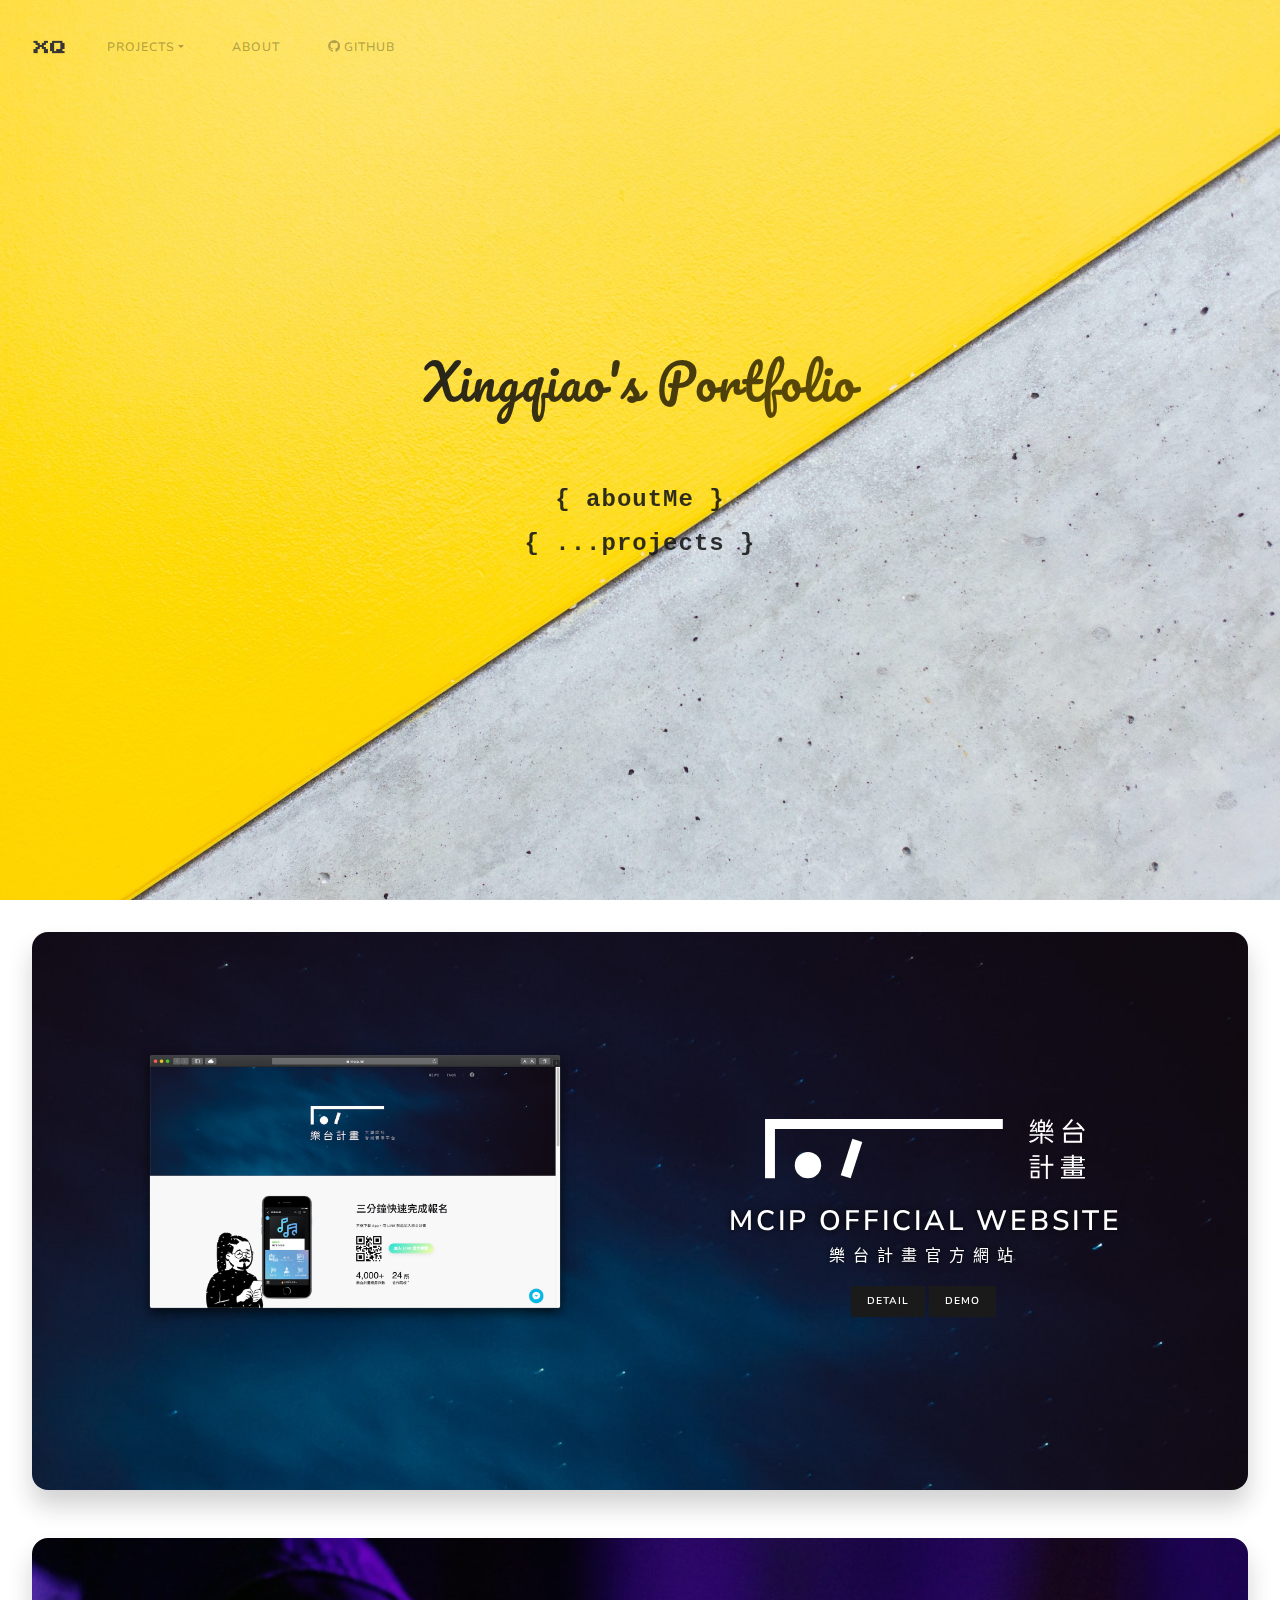
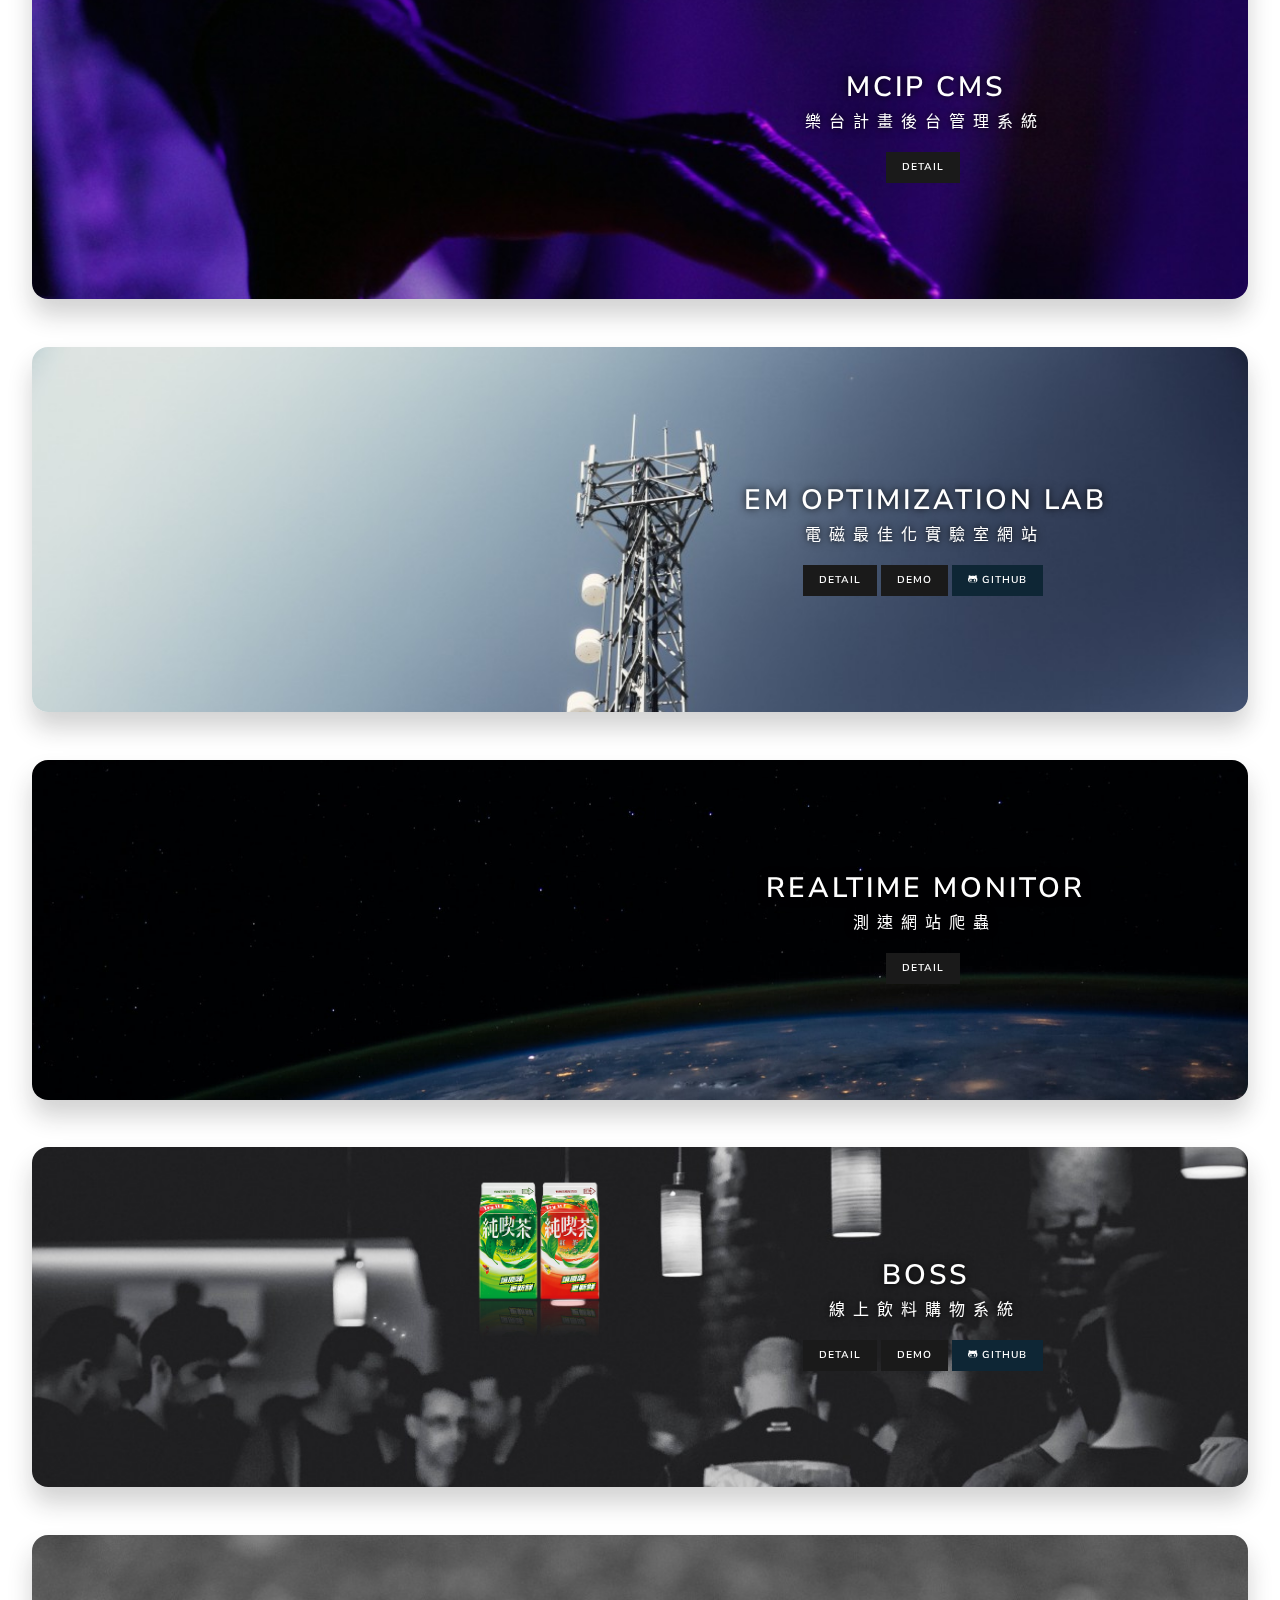
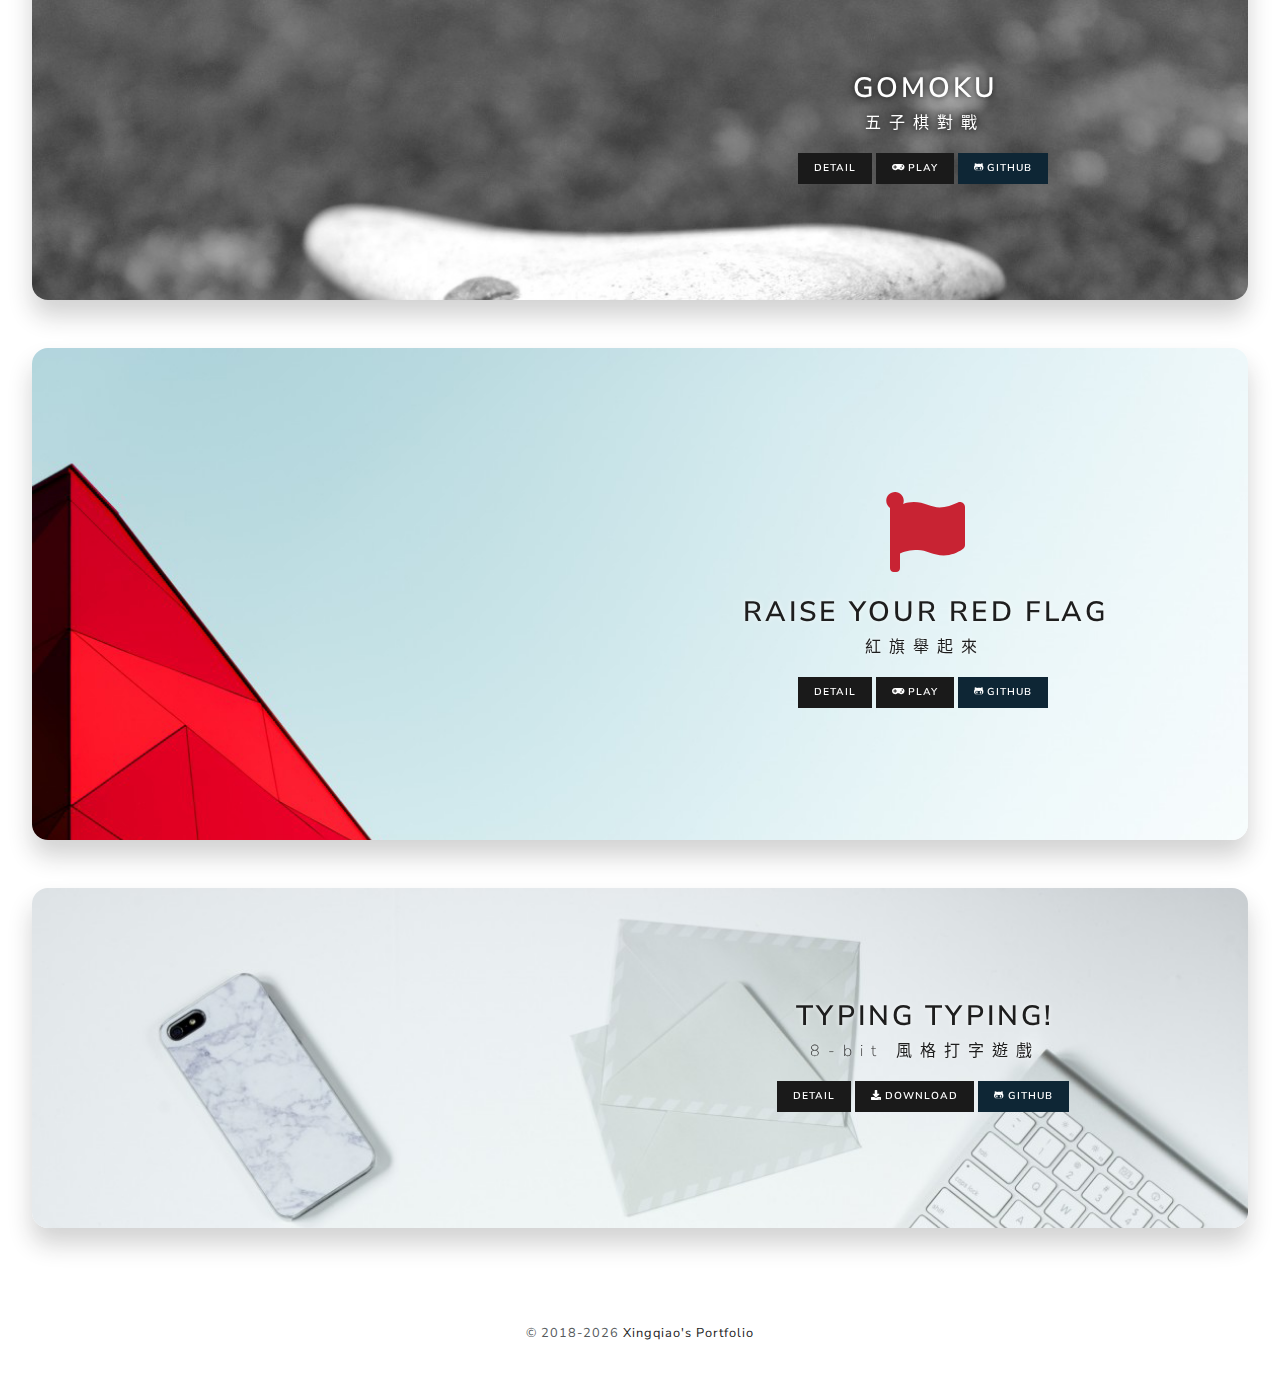
<file: index.html>
<!DOCTYPE html><html lang="zh-TW" class=" "><head><meta charset="utf-8"><meta http-equiv="X-UA-Compatible" content="IE=edge"><meta name="viewport" content="width=device-width,initial-scale=1"><style type="text/css">svg:not(:root).svg-inline--fa {
  overflow: visible;
}

.svg-inline--fa {
  display: inline-block;
  font-size: inherit;
  height: 1em;
  overflow: visible;
  vertical-align: -0.125em;
}
.svg-inline--fa.fa-lg {
  vertical-align: -0.225em;
}
.svg-inline--fa.fa-w-1 {
  width: 0.0625em;
}
.svg-inline--fa.fa-w-2 {
  width: 0.125em;
}
.svg-inline--fa.fa-w-3 {
  width: 0.1875em;
}
.svg-inline--fa.fa-w-4 {
  width: 0.25em;
}
.svg-inline--fa.fa-w-5 {
  width: 0.3125em;
}
.svg-inline--fa.fa-w-6 {
  width: 0.375em;
}
.svg-inline--fa.fa-w-7 {
  width: 0.4375em;
}
.svg-inline--fa.fa-w-8 {
  width: 0.5em;
}
.svg-inline--fa.fa-w-9 {
  width: 0.5625em;
}
.svg-inline--fa.fa-w-10 {
  width: 0.625em;
}
.svg-inline--fa.fa-w-11 {
  width: 0.6875em;
}
.svg-inline--fa.fa-w-12 {
  width: 0.75em;
}
.svg-inline--fa.fa-w-13 {
  width: 0.8125em;
}
.svg-inline--fa.fa-w-14 {
  width: 0.875em;
}
.svg-inline--fa.fa-w-15 {
  width: 0.9375em;
}
.svg-inline--fa.fa-w-16 {
  width: 1em;
}
.svg-inline--fa.fa-w-17 {
  width: 1.0625em;
}
.svg-inline--fa.fa-w-18 {
  width: 1.125em;
}
.svg-inline--fa.fa-w-19 {
  width: 1.1875em;
}
.svg-inline--fa.fa-w-20 {
  width: 1.25em;
}
.svg-inline--fa.fa-pull-left {
  margin-right: 0.3em;
  width: auto;
}
.svg-inline--fa.fa-pull-right {
  margin-left: 0.3em;
  width: auto;
}
.svg-inline--fa.fa-border {
  height: 1.5em;
}
.svg-inline--fa.fa-li {
  width: 2em;
}
.svg-inline--fa.fa-fw {
  width: 1.25em;
}

.fa-layers svg.svg-inline--fa {
  bottom: 0;
  left: 0;
  margin: auto;
  position: absolute;
  right: 0;
  top: 0;
}

.fa-layers {
  display: inline-block;
  height: 1em;
  position: relative;
  text-align: center;
  vertical-align: -0.125em;
  width: 1em;
}
.fa-layers svg.svg-inline--fa {
  -webkit-transform-origin: center center;
          transform-origin: center center;
}

.fa-layers-counter, .fa-layers-text {
  display: inline-block;
  position: absolute;
  text-align: center;
}

.fa-layers-text {
  left: 50%;
  top: 50%;
  -webkit-transform: translate(-50%, -50%);
          transform: translate(-50%, -50%);
  -webkit-transform-origin: center center;
          transform-origin: center center;
}

.fa-layers-counter {
  background-color: #ff253a;
  border-radius: 1em;
  -webkit-box-sizing: border-box;
          box-sizing: border-box;
  color: #fff;
  height: 1.5em;
  line-height: 1;
  max-width: 5em;
  min-width: 1.5em;
  overflow: hidden;
  padding: 0.25em;
  right: 0;
  text-overflow: ellipsis;
  top: 0;
  -webkit-transform: scale(0.25);
          transform: scale(0.25);
  -webkit-transform-origin: top right;
          transform-origin: top right;
}

.fa-layers-bottom-right {
  bottom: 0;
  right: 0;
  top: auto;
  -webkit-transform: scale(0.25);
          transform: scale(0.25);
  -webkit-transform-origin: bottom right;
          transform-origin: bottom right;
}

.fa-layers-bottom-left {
  bottom: 0;
  left: 0;
  right: auto;
  top: auto;
  -webkit-transform: scale(0.25);
          transform: scale(0.25);
  -webkit-transform-origin: bottom left;
          transform-origin: bottom left;
}

.fa-layers-top-right {
  right: 0;
  top: 0;
  -webkit-transform: scale(0.25);
          transform: scale(0.25);
  -webkit-transform-origin: top right;
          transform-origin: top right;
}

.fa-layers-top-left {
  left: 0;
  right: auto;
  top: 0;
  -webkit-transform: scale(0.25);
          transform: scale(0.25);
  -webkit-transform-origin: top left;
          transform-origin: top left;
}

.fa-lg {
  font-size: 1.3333333333em;
  line-height: 0.75em;
  vertical-align: -0.0667em;
}

.fa-xs {
  font-size: 0.75em;
}

.fa-sm {
  font-size: 0.875em;
}

.fa-1x {
  font-size: 1em;
}

.fa-2x {
  font-size: 2em;
}

.fa-3x {
  font-size: 3em;
}

.fa-4x {
  font-size: 4em;
}

.fa-5x {
  font-size: 5em;
}

.fa-6x {
  font-size: 6em;
}

.fa-7x {
  font-size: 7em;
}

.fa-8x {
  font-size: 8em;
}

.fa-9x {
  font-size: 9em;
}

.fa-10x {
  font-size: 10em;
}

.fa-fw {
  text-align: center;
  width: 1.25em;
}

.fa-ul {
  list-style-type: none;
  margin-left: 2.5em;
  padding-left: 0;
}
.fa-ul > li {
  position: relative;
}

.fa-li {
  left: -2em;
  position: absolute;
  text-align: center;
  width: 2em;
  line-height: inherit;
}

.fa-border {
  border: solid 0.08em #eee;
  border-radius: 0.1em;
  padding: 0.2em 0.25em 0.15em;
}

.fa-pull-left {
  float: left;
}

.fa-pull-right {
  float: right;
}

.fa.fa-pull-left,
.fas.fa-pull-left,
.far.fa-pull-left,
.fal.fa-pull-left,
.fab.fa-pull-left {
  margin-right: 0.3em;
}
.fa.fa-pull-right,
.fas.fa-pull-right,
.far.fa-pull-right,
.fal.fa-pull-right,
.fab.fa-pull-right {
  margin-left: 0.3em;
}

.fa-spin {
  -webkit-animation: fa-spin 2s infinite linear;
          animation: fa-spin 2s infinite linear;
}

.fa-pulse {
  -webkit-animation: fa-spin 1s infinite steps(8);
          animation: fa-spin 1s infinite steps(8);
}

@-webkit-keyframes fa-spin {
  0% {
    -webkit-transform: rotate(0deg);
            transform: rotate(0deg);
  }
  100% {
    -webkit-transform: rotate(360deg);
            transform: rotate(360deg);
  }
}

@keyframes fa-spin {
  0% {
    -webkit-transform: rotate(0deg);
            transform: rotate(0deg);
  }
  100% {
    -webkit-transform: rotate(360deg);
            transform: rotate(360deg);
  }
}
.fa-rotate-90 {
  -ms-filter: "progid:DXImageTransform.Microsoft.BasicImage(rotation=1)";
  -webkit-transform: rotate(90deg);
          transform: rotate(90deg);
}

.fa-rotate-180 {
  -ms-filter: "progid:DXImageTransform.Microsoft.BasicImage(rotation=2)";
  -webkit-transform: rotate(180deg);
          transform: rotate(180deg);
}

.fa-rotate-270 {
  -ms-filter: "progid:DXImageTransform.Microsoft.BasicImage(rotation=3)";
  -webkit-transform: rotate(270deg);
          transform: rotate(270deg);
}

.fa-flip-horizontal {
  -ms-filter: "progid:DXImageTransform.Microsoft.BasicImage(rotation=0, mirror=1)";
  -webkit-transform: scale(-1, 1);
          transform: scale(-1, 1);
}

.fa-flip-vertical {
  -ms-filter: "progid:DXImageTransform.Microsoft.BasicImage(rotation=2, mirror=1)";
  -webkit-transform: scale(1, -1);
          transform: scale(1, -1);
}

.fa-flip-both, .fa-flip-horizontal.fa-flip-vertical {
  -ms-filter: "progid:DXImageTransform.Microsoft.BasicImage(rotation=2, mirror=1)";
  -webkit-transform: scale(-1, -1);
          transform: scale(-1, -1);
}

:root .fa-rotate-90,
:root .fa-rotate-180,
:root .fa-rotate-270,
:root .fa-flip-horizontal,
:root .fa-flip-vertical,
:root .fa-flip-both {
  -webkit-filter: none;
          filter: none;
}

.fa-stack {
  display: inline-block;
  height: 2em;
  position: relative;
  width: 2.5em;
}

.fa-stack-1x,
.fa-stack-2x {
  bottom: 0;
  left: 0;
  margin: auto;
  position: absolute;
  right: 0;
  top: 0;
}

.svg-inline--fa.fa-stack-1x {
  height: 1em;
  width: 1.25em;
}
.svg-inline--fa.fa-stack-2x {
  height: 2em;
  width: 2.5em;
}

.fa-inverse {
  color: #fff;
}

.sr-only {
  border: 0;
  clip: rect(0, 0, 0, 0);
  height: 1px;
  margin: -1px;
  overflow: hidden;
  padding: 0;
  position: absolute;
  width: 1px;
}

.sr-only-focusable:active, .sr-only-focusable:focus {
  clip: auto;
  height: auto;
  margin: 0;
  overflow: visible;
  position: static;
  width: auto;
}

.svg-inline--fa .fa-primary {
  fill: var(--fa-primary-color, currentColor);
  opacity: 1;
  opacity: var(--fa-primary-opacity, 1);
}

.svg-inline--fa .fa-secondary {
  fill: var(--fa-secondary-color, currentColor);
  opacity: 0.4;
  opacity: var(--fa-secondary-opacity, 0.4);
}

.svg-inline--fa.fa-swap-opacity .fa-primary {
  opacity: 0.4;
  opacity: var(--fa-secondary-opacity, 0.4);
}

.svg-inline--fa.fa-swap-opacity .fa-secondary {
  opacity: 1;
  opacity: var(--fa-primary-opacity, 1);
}

.svg-inline--fa mask .fa-primary,
.svg-inline--fa mask .fa-secondary {
  fill: black;
}

.fad.fa-inverse {
  color: #fff;
}</style><link rel="icon" href="/favicon.png"><link href="https://fonts.googleapis.com/css2?family=Pacifico&amp;display=swap" rel="stylesheet"><title>Xingqiao's Portfolio</title><link href="/css/chunk-0e061f28.9cca8716.css" rel="prefetch"><link href="/css/chunk-8a133aae.edcfb856.css" rel="prefetch"><link href="/css/chunk-d92e628a.462594b4.css" rel="prefetch"><link href="/css/chunk-e94341a8.2910617e.css" rel="prefetch"><link href="/js/chunk-0e061f28.1eb30f7e.js" rel="prefetch"><link href="/js/chunk-8a133aae.1edb4a6f.js" rel="prefetch"><link href="/js/chunk-d92e628a.03b33343.js" rel="prefetch"><link href="/js/chunk-e94341a8.f6750484.js" rel="prefetch"><link href="/css/app.c518c13a.css" rel="preload" as="style"><link href="/css/chunk-vendors.e36709d6.css" rel="preload" as="style"><link href="/js/app.1f8f7da2.js" rel="preload" as="script"><link href="/js/chunk-vendors.1a8e3ee9.js" rel="preload" as="script"><link href="/css/chunk-vendors.e36709d6.css" rel="stylesheet"><link href="/css/app.c518c13a.css" rel="stylesheet"><link rel="stylesheet" type="text/css" href="/css/chunk-0e061f28.9cca8716.css"><script charset="utf-8" src="/js/chunk-0e061f28.1eb30f7e.js"></script><meta data-vue-meta="ssr" property="og:title" data-vmid="og:title" content="Xingqiao's Portfolio"><meta data-vue-meta="ssr" property="description" data-vmid="description" content="Huang Xingqiao's Portfolio. 「黃色的我」"><meta data-vue-meta="ssr" property="og:description" data-vmid="og:description" content="Huang Xingqiao's Portfolio. 「黃色的我」"><meta data-vue-meta="ssr" property="og:image" data-vmid="og:image" content="/img/index.8a1c596d.png"></head><body><div id="app"><nav data-v-062ee4d6="" id="nav" class="navbar navbar-expand-sm navbar-light" style="top: 0px;"><div data-v-062ee4d6="" class="container-fluid"><a data-v-062ee4d6="" href="/" aria-current="page" class="navbar-brand router-link-exact-active active"><img data-v-062ee4d6="" src="[data-uri]" alt="Logo" class="img-fluid"></a><button data-v-062ee4d6="" type="button" data-toggle="collapse" data-target="#navbarContent" class="navbar-toggler collapsed" aria-expanded="false"><svg data-v-062ee4d6="" aria-hidden="true" focusable="false" data-prefix="fas" data-icon="bars" role="img" xmlns="http://www.w3.org/2000/svg" viewBox="0 0 448 512" class="svg-inline--fa fa-bars fa-w-14"><path data-v-062ee4d6="" fill="currentColor" d="M16 132h416c8.837 0 16-7.163 16-16V76c0-8.837-7.163-16-16-16H16C7.163 60 0 67.163 0 76v40c0 8.837 7.163 16 16 16zm0 160h416c8.837 0 16-7.163 16-16v-40c0-8.837-7.163-16-16-16H16c-8.837 0-16 7.163-16 16v40c0 8.837 7.163 16 16 16zm0 160h416c8.837 0 16-7.163 16-16v-40c0-8.837-7.163-16-16-16H16c-8.837 0-16 7.163-16 16v40c0 8.837 7.163 16 16 16z" class=""></path></svg></button><div data-v-062ee4d6="" id="navbarContent" class="collapse navbar-collapse"><ul data-v-062ee4d6="" class="navbar-nav mr-auto"><li data-v-062ee4d6="" class="nav-item dropdown"><a data-v-062ee4d6="" href="#" data-toggle="dropdown" class="nav-link dropdown-toggle">Projects</a><div data-v-062ee4d6="" class="dropdown-menu"><h6 data-v-062ee4d6="" class="dropdown-header text-ngsek">Website</h6><a data-v-062ee4d6="" href="/project/mcip" class="dropdown-item">MCIP Official Website</a><a data-v-062ee4d6="" href="/project/mcip-cms" class="dropdown-item">MCIP CMS</a><a data-v-062ee4d6="" href="/project/emo" class="dropdown-item">EM Optimization Lab</a><a data-v-062ee4d6="" href="/project/realtime" class="dropdown-item">Realtime Monitor</a><a data-v-062ee4d6="" href="/project/boss" class="dropdown-item">BOSS</a><div data-v-062ee4d6="" class="dropdown-divider"></div><h6 data-v-062ee4d6="" class="dropdown-header text-ngsek">Game</h6><a data-v-062ee4d6="" href="/project/gomoku" class="dropdown-item">Gomoku</a><a data-v-062ee4d6="" href="/project/flag" class="dropdown-item">Raise Your Red Flag</a><a data-v-062ee4d6="" href="/project/typingtyping" class="dropdown-item">Typing Typing!</a><!----></div></li><li data-v-062ee4d6="" class="nav-item"><a data-v-062ee4d6="" href="/about" class="nav-link">About</a></li><li data-v-062ee4d6="" class="nav-item"><a data-v-062ee4d6="" href="https://github.com/ngseke" target="_blank" class="nav-link"><svg data-v-062ee4d6="" aria-hidden="true" focusable="false" data-prefix="fab" data-icon="github" role="img" xmlns="http://www.w3.org/2000/svg" viewBox="0 0 496 512" class="mr-1 svg-inline--fa fa-github fa-w-16"><path data-v-062ee4d6="" fill="currentColor" d="M165.9 397.4c0 2-2.3 3.6-5.2 3.6-3.3.3-5.6-1.3-5.6-3.6 0-2 2.3-3.6 5.2-3.6 3-.3 5.6 1.3 5.6 3.6zm-31.1-4.5c-.7 2 1.3 4.3 4.3 4.9 2.6 1 5.6 0 6.2-2s-1.3-4.3-4.3-5.2c-2.6-.7-5.5.3-6.2 2.3zm44.2-1.7c-2.9.7-4.9 2.6-4.6 4.9.3 2 2.9 3.3 5.9 2.6 2.9-.7 4.9-2.6 4.6-4.6-.3-1.9-3-3.2-5.9-2.9zM244.8 8C106.1 8 0 113.3 0 252c0 110.9 69.8 205.8 169.5 239.2 12.8 2.3 17.3-5.6 17.3-12.1 0-6.2-.3-40.4-.3-61.4 0 0-70 15-84.7-29.8 0 0-11.4-29.1-27.8-36.6 0 0-22.9-15.7 1.6-15.4 0 0 24.9 2 38.6 25.8 21.9 38.6 58.6 27.5 72.9 20.9 2.3-16 8.8-27.1 16-33.7-55.9-6.2-112.3-14.3-112.3-110.5 0-27.5 7.6-41.3 23.6-58.9-2.6-6.5-11.1-33.3 2.6-67.9 20.9-6.5 69 27 69 27 20-5.6 41.5-8.5 62.8-8.5s42.8 2.9 62.8 8.5c0 0 48.1-33.6 69-27 13.7 34.7 5.2 61.4 2.6 67.9 16 17.7 25.8 31.5 25.8 58.9 0 96.5-58.9 104.2-114.8 110.5 9.2 7.9 17 22.9 17 46.4 0 33.7-.3 75.4-.3 83.6 0 6.5 4.6 14.4 17.3 12.1C428.2 457.8 496 362.9 496 252 496 113.3 383.5 8 244.8 8zM97.2 352.9c-1.3 1-1 3.3.7 5.2 1.6 1.6 3.9 2.3 5.2 1 1.3-1 1-3.3-.7-5.2-1.6-1.6-3.9-2.3-5.2-1zm-10.8-8.1c-.7 1.3.3 2.9 2.3 3.9 1.6 1 3.6.7 4.3-.7.7-1.3-.3-2.9-2.3-3.9-2-.6-3.6-.3-4.3.7zm32.4 35.6c-1.6 1.3-1 4.3 1.3 6.2 2.3 2.3 5.2 2.6 6.5 1 1.3-1.3.7-4.3-1.3-6.2-2.2-2.3-5.2-2.6-6.5-1zm-11.4-14.7c-1.6 1-1.6 3.6 0 5.9 1.6 2.3 4.3 3.3 5.6 2.3 1.6-1.3 1.6-3.9 0-6.2-1.4-2.3-4-3.3-5.6-2z" class=""></path></svg>GitHub</a></li></ul></div></div></nav><div data-v-f204f748=""><header data-v-13582d1a="" data-v-f204f748="" class="jumbotron jumbotron-fluid flex-vertical"><div data-v-13582d1a="" class="container"><div data-v-13582d1a="" class="row justify-content-center"><div data-v-13582d1a="" class="col-6 col-md-12 text-center d-flex flex-column align-items-center"><div data-v-13582d1a="" class="headline">Xingqiao's Portfolio</div></div><div data-v-13582d1a="" class="col-12 d-flex flex-column align-items-center"><a data-v-13582d1a="" href="/about" class="shortcut">{ aboutMe }</a><a data-v-13582d1a="" href="#" class="shortcut">{ ...projects }</a></div></div></div><div data-v-13582d1a="" class="bg" style="transform: scale(1.25) translateY(7.5%);"></div></header><main data-v-f204f748=""><section data-v-b7f1859c="" data-v-f204f748="" id="mcip" class="" style="--bg:url(&quot;/img/mcip.ff971261.jpg&quot;); transform: perspective(1000px) rotateX(0deg) rotateY(0deg) scale3d(1, 1, 1);"><div data-v-b7f1859c="" class="container"><div data-v-b7f1859c="" class="row justify-content-around align-items-center"><div data-v-b7f1859c="" class="col-12 col-md-5 mb-3"><div data-v-b7f1859c="" class="img"><img data-v-f204f748="" data-v-b7f1859c="" alt="MCIP Cover" class="img-fluid cover" data-src="/img/mcip.cd04527f.png" src="[data-uri]" lazy="loading"></div></div><div data-v-b7f1859c="" class="col-12 col-md-5"><div data-v-b7f1859c="" class="content"><img data-v-f204f748="" data-v-b7f1859c="" alt="樂台計畫" data-src="/img/mcip.3a731ba0.svg" src="/img/mcip.3a731ba0.svg" lazy="loaded"><div data-v-f204f748="" data-v-b7f1859c="" class="title text-light">MCIP Official Website</div><div data-v-f204f748="" data-v-b7f1859c="" class="subtitle text-light"><b data-v-f204f748="" data-v-b7f1859c="">樂台計畫</b>官方網站</div><a data-v-f204f748="" href="/project/mcip" class="btn btn-sm btn-primary" data-v-b7f1859c="">Detail</a><a data-v-f204f748="" data-v-b7f1859c="" href="https://mcip.ml/" target="_blank" class="btn btn-sm btn-primary">Demo</a></div></div></div></div><div class="js-tilt-glare" style="position: absolute; top: 0px; left: 0px; width: 100%; height: 100%; overflow: hidden; pointer-events: none;"><div class="js-tilt-glare-inner" style="position: absolute; top: 50%; left: 50%; pointer-events: none; background-image: linear-gradient(0deg, rgba(255, 255, 255, 0) 0%, rgb(255, 255, 255) 100%); width: 1472px; height: 1472px; transform: rotate(180deg) translate(-50%, -50%); transform-origin: 0% 0%; opacity: 0;"></div></div></section><section data-v-b7f1859c="" data-v-f204f748="" id="mcip-cms" class="" style="--bg:url(&quot;/img/mcip-cms.296b24c0.jpg&quot;); transform: perspective(1000px) rotateX(0deg) rotateY(0deg) scale3d(1, 1, 1);"><div data-v-b7f1859c="" class="container"><div data-v-b7f1859c="" class="row justify-content-around align-items-center"><div data-v-b7f1859c="" class="col-12 col-md-5 mb-3"><div data-v-b7f1859c="" class="img"><img data-v-f204f748="" data-v-b7f1859c="" alt="MCIP CMS Cover" class="img-fluid cover" data-src="/img/mcip-cms.9a6aba5f.png" src="[data-uri]" lazy="loading"></div></div><div data-v-b7f1859c="" class="col-12 col-md-5"><div data-v-b7f1859c="" class="content"><img data-v-f204f748="" data-v-b7f1859c="" alt="樂台計畫" data-src="/img/mcip-cms.53033d9b.svg" src="[data-uri]" lazy="loading"><div data-v-f204f748="" data-v-b7f1859c="" class="title text-light">MCIP CMS</div><div data-v-f204f748="" data-v-b7f1859c="" class="subtitle text-light"><b data-v-f204f748="" data-v-b7f1859c="">樂台計畫</b>後台管理系統</div><a data-v-f204f748="" href="/project/mcip-cms" class="btn btn-sm btn-primary" data-v-b7f1859c="">Detail</a></div></div></div></div><div class="js-tilt-glare" style="position: absolute; top: 0px; left: 0px; width: 100%; height: 100%; overflow: hidden; pointer-events: none;"><div class="js-tilt-glare-inner" style="position: absolute; top: 50%; left: 50%; pointer-events: none; background-image: linear-gradient(0deg, rgba(255, 255, 255, 0) 0%, rgb(255, 255, 255) 100%); width: 1472px; height: 1472px; transform: rotate(180deg) translate(-50%, -50%); transform-origin: 0% 0%; opacity: 0;"></div></div></section><section data-v-b7f1859c="" data-v-f204f748="" id="emo" class="" style="--bg:url(&quot;/img/emo.019f904e.jpg&quot;); transform: perspective(1000px) rotateX(0deg) rotateY(0deg) scale3d(1, 1, 1);"><div data-v-b7f1859c="" class="container"><div data-v-b7f1859c="" class="row justify-content-around align-items-center"><div data-v-b7f1859c="" class="col-12 col-md-5 mb-3"><div data-v-b7f1859c="" class="img"><img data-v-f204f748="" data-v-b7f1859c="" alt="EM Optimization Lab Cover" class="img-fluid cover" data-src="/img/emo.84d81cf8.png" src="[data-uri]" lazy="loading"></div></div><div data-v-b7f1859c="" class="col-12 col-md-5"><div data-v-b7f1859c="" class="content"><img data-v-f204f748="" data-v-b7f1859c="" alt="EM Optimization Lab Logo" data-src="/img/emo.d5108408.svg" src="[data-uri]" lazy="loading"><div data-v-f204f748="" data-v-b7f1859c="" class="title text-light">EM Optimization Lab</div><div data-v-f204f748="" data-v-b7f1859c="" class="subtitle text-light"><b data-v-f204f748="" data-v-b7f1859c="">電磁最佳化實驗室</b>網站</div><a data-v-f204f748="" href="/project/emo" class="btn btn-sm btn-primary" data-v-b7f1859c="">Detail</a><a data-v-f204f748="" data-v-b7f1859c="" href="https://myweb.ntut.edu.tw/~yschen/" target="_blank" class="btn btn-sm btn-primary">Demo</a><a data-v-f204f748="" data-v-b7f1859c="" href="https://github.com/ngseke/emo" target="_blank" class="btn btn-sm btn-github"><svg data-v-f204f748="" data-v-b7f1859c="" aria-hidden="true" focusable="false" data-prefix="fab" data-icon="github-alt" role="img" xmlns="http://www.w3.org/2000/svg" viewBox="0 0 480 512" class="svg-inline--fa fa-github-alt fa-w-15"><path data-v-f204f748="" data-v-b7f1859c="" fill="currentColor" d="M186.1 328.7c0 20.9-10.9 55.1-36.7 55.1s-36.7-34.2-36.7-55.1 10.9-55.1 36.7-55.1 36.7 34.2 36.7 55.1zM480 278.2c0 31.9-3.2 65.7-17.5 95-37.9 76.6-142.1 74.8-216.7 74.8-75.8 0-186.2 2.7-225.6-74.8-14.6-29-20.2-63.1-20.2-95 0-41.9 13.9-81.5 41.5-113.6-5.2-15.8-7.7-32.4-7.7-48.8 0-21.5 4.9-32.3 14.6-51.8 45.3 0 74.3 9 108.8 36 29-6.9 58.8-10 88.7-10 27 0 54.2 2.9 80.4 9.2 34-26.7 63-35.2 107.8-35.2 9.8 19.5 14.6 30.3 14.6 51.8 0 16.4-2.6 32.7-7.7 48.2 27.5 32.4 39 72.3 39 114.2zm-64.3 50.5c0-43.9-26.7-82.6-73.5-82.6-18.9 0-37 3.4-56 6-14.9 2.3-29.8 3.2-45.1 3.2-15.2 0-30.1-.9-45.1-3.2-18.7-2.6-37-6-56-6-46.8 0-73.5 38.7-73.5 82.6 0 87.8 80.4 101.3 150.4 101.3h48.2c70.3 0 150.6-13.4 150.6-101.3zm-82.6-55.1c-25.8 0-36.7 34.2-36.7 55.1s10.9 55.1 36.7 55.1 36.7-34.2 36.7-55.1-10.9-55.1-36.7-55.1z" class=""></path></svg> Github</a></div></div></div></div><div class="js-tilt-glare" style="position: absolute; top: 0px; left: 0px; width: 100%; height: 100%; overflow: hidden; pointer-events: none;"><div class="js-tilt-glare-inner" style="position: absolute; top: 50%; left: 50%; pointer-events: none; background-image: linear-gradient(0deg, rgba(255, 255, 255, 0) 0%, rgb(255, 255, 255) 100%); width: 1472px; height: 1472px; transform: rotate(180deg) translate(-50%, -50%); transform-origin: 0% 0%; opacity: 0;"></div></div></section><section data-v-b7f1859c="" data-v-f204f748="" id="realtime" class="" style="--bg:url(&quot;/img/realtime.af778036.jpg&quot;); transform: perspective(1000px) rotateX(0deg) rotateY(0deg) scale3d(1, 1, 1);"><div data-v-b7f1859c="" class="container"><div data-v-b7f1859c="" class="row justify-content-around align-items-center"><div data-v-b7f1859c="" class="col-12 col-md-5 mb-3"><div data-v-b7f1859c="" class="img"><img data-v-f204f748="" data-v-b7f1859c="" alt="Realtime Monitor Cover" class="img-fluid cover" data-src="/img/realtime.186134d6.png" src="[data-uri]" lazy="loading"></div></div><div data-v-b7f1859c="" class="col-12 col-md-5"><div data-v-b7f1859c="" class="content"><div data-v-f204f748="" data-v-b7f1859c="" class="title text-light">Realtime Monitor</div><div data-v-f204f748="" data-v-b7f1859c="" class="subtitle text-light">測速網站爬蟲</div><a data-v-f204f748="" href="/project/realtime" class="btn btn-sm btn-primary" data-v-b7f1859c="">Detail</a></div></div></div></div><div class="js-tilt-glare" style="position: absolute; top: 0px; left: 0px; width: 100%; height: 100%; overflow: hidden; pointer-events: none;"><div class="js-tilt-glare-inner" style="position: absolute; top: 50%; left: 50%; pointer-events: none; background-image: linear-gradient(0deg, rgba(255, 255, 255, 0) 0%, rgb(255, 255, 255) 100%); width: 1472px; height: 1472px; transform: rotate(180deg) translate(-50%, -50%); transform-origin: 0% 0%; opacity: 0;"></div></div></section><section data-v-b7f1859c="" data-v-f204f748="" id="boss" class="" style="--bg:url(&quot;/img/boss.cbdeb82e.jpg&quot;); transform: perspective(1000px) rotateX(0deg) rotateY(0deg) scale3d(1, 1, 1);"><div data-v-b7f1859c="" class="container"><div data-v-b7f1859c="" class="row justify-content-around align-items-center"><div data-v-b7f1859c="" class="col-12 col-md-5 mb-3"><div data-v-b7f1859c="" class="img"><img data-v-f204f748="" data-v-b7f1859c="" alt="BOSS Cover" class="img-fluid cover" data-src="/img/boss.3e2a34ac.png" src="[data-uri]" lazy="loading"><div data-v-f204f748="" data-v-b7f1859c="" class="chunchicha-small-sr"><img data-v-f204f748="" data-v-b7f1859c="" src="/img/products.402e8c91.png" title="We don't actually sell these products." class="chunchicha-small d-none d-lg-block"></div></div></div><div data-v-b7f1859c="" class="col-12 col-md-5"><div data-v-b7f1859c="" class="content"><div data-v-f204f748="" data-v-b7f1859c="" class="title text-light">BOSS</div><div data-v-f204f748="" data-v-b7f1859c="" class="subtitle text-light">線上飲料購物系統</div><a data-v-f204f748="" href="/project/boss" class="btn btn-sm btn-primary" data-v-b7f1859c="">Detail</a><a data-v-f204f748="" data-v-b7f1859c="" href="http://boss.ngseke.me" target="_blank" class="btn btn-sm btn-primary">Demo</a><a data-v-f204f748="" data-v-b7f1859c="" href="https://github.com/ngseke/boss" target="_blank" class="btn btn-sm btn-github"><svg data-v-f204f748="" data-v-b7f1859c="" aria-hidden="true" focusable="false" data-prefix="fab" data-icon="github-alt" role="img" xmlns="http://www.w3.org/2000/svg" viewBox="0 0 480 512" class="svg-inline--fa fa-github-alt fa-w-15"><path data-v-f204f748="" data-v-b7f1859c="" fill="currentColor" d="M186.1 328.7c0 20.9-10.9 55.1-36.7 55.1s-36.7-34.2-36.7-55.1 10.9-55.1 36.7-55.1 36.7 34.2 36.7 55.1zM480 278.2c0 31.9-3.2 65.7-17.5 95-37.9 76.6-142.1 74.8-216.7 74.8-75.8 0-186.2 2.7-225.6-74.8-14.6-29-20.2-63.1-20.2-95 0-41.9 13.9-81.5 41.5-113.6-5.2-15.8-7.7-32.4-7.7-48.8 0-21.5 4.9-32.3 14.6-51.8 45.3 0 74.3 9 108.8 36 29-6.9 58.8-10 88.7-10 27 0 54.2 2.9 80.4 9.2 34-26.7 63-35.2 107.8-35.2 9.8 19.5 14.6 30.3 14.6 51.8 0 16.4-2.6 32.7-7.7 48.2 27.5 32.4 39 72.3 39 114.2zm-64.3 50.5c0-43.9-26.7-82.6-73.5-82.6-18.9 0-37 3.4-56 6-14.9 2.3-29.8 3.2-45.1 3.2-15.2 0-30.1-.9-45.1-3.2-18.7-2.6-37-6-56-6-46.8 0-73.5 38.7-73.5 82.6 0 87.8 80.4 101.3 150.4 101.3h48.2c70.3 0 150.6-13.4 150.6-101.3zm-82.6-55.1c-25.8 0-36.7 34.2-36.7 55.1s10.9 55.1 36.7 55.1 36.7-34.2 36.7-55.1-10.9-55.1-36.7-55.1z" class=""></path></svg> Github</a></div></div></div></div><div class="js-tilt-glare" style="position: absolute; top: 0px; left: 0px; width: 100%; height: 100%; overflow: hidden; pointer-events: none;"><div class="js-tilt-glare-inner" style="position: absolute; top: 50%; left: 50%; pointer-events: none; background-image: linear-gradient(0deg, rgba(255, 255, 255, 0) 0%, rgb(255, 255, 255) 100%); width: 1472px; height: 1472px; transform: rotate(180deg) translate(-50%, -50%); transform-origin: 0% 0%; opacity: 0;"></div></div></section><section data-v-b7f1859c="" data-v-f204f748="" id="gomoku" class="" style="--bg:url(&quot;/img/gomoku.9a36bca6.jpg&quot;); transform: perspective(1000px) rotateX(0deg) rotateY(0deg) scale3d(1, 1, 1);"><div data-v-b7f1859c="" class="container"><div data-v-b7f1859c="" class="row justify-content-around align-items-center"><div data-v-b7f1859c="" class="col-12 col-md-5 mb-3"><div data-v-b7f1859c="" class="img"><img data-v-f204f748="" data-v-b7f1859c="" alt="Gomoku Cover" class="img-fluid cover" data-src="/img/gomoku.d0a9d21e.png" src="[data-uri]" lazy="loading"></div></div><div data-v-b7f1859c="" class="col-12 col-md-5"><div data-v-b7f1859c="" class="content"><img data-v-f204f748="" data-v-b7f1859c="" alt="Gomoku Logo" data-src="/img/gomoku.88b09713.png" src="[data-uri]" lazy="loading"><div data-v-f204f748="" data-v-b7f1859c="" class="title text-light">Gomoku</div><div data-v-f204f748="" data-v-b7f1859c="" class="subtitle text-light">五子棋對戰</div><a data-v-f204f748="" href="/project/gomoku" class="btn btn-sm btn-primary" data-v-b7f1859c="">Detail</a><a data-v-f204f748="" data-v-b7f1859c="" href="https://gomoku.ga/" target="_blank" class="btn btn-sm btn-primary"><svg data-v-f204f748="" data-v-b7f1859c="" aria-hidden="true" focusable="false" data-prefix="fas" data-icon="gamepad" role="img" xmlns="http://www.w3.org/2000/svg" viewBox="0 0 640 512" class="svg-inline--fa fa-gamepad fa-w-20"><path data-v-f204f748="" data-v-b7f1859c="" fill="currentColor" d="M480.07 96H160a160 160 0 1 0 114.24 272h91.52A160 160 0 1 0 480.07 96zM248 268a12 12 0 0 1-12 12h-52v52a12 12 0 0 1-12 12h-24a12 12 0 0 1-12-12v-52H84a12 12 0 0 1-12-12v-24a12 12 0 0 1 12-12h52v-52a12 12 0 0 1 12-12h24a12 12 0 0 1 12 12v52h52a12 12 0 0 1 12 12zm216 76a40 40 0 1 1 40-40 40 40 0 0 1-40 40zm64-96a40 40 0 1 1 40-40 40 40 0 0 1-40 40z" class=""></path></svg> Play</a><a data-v-f204f748="" data-v-b7f1859c="" href="https://github.com/ngseke/gomoku" target="_blank" class="btn btn-sm btn-github"><svg data-v-f204f748="" data-v-b7f1859c="" aria-hidden="true" focusable="false" data-prefix="fab" data-icon="github-alt" role="img" xmlns="http://www.w3.org/2000/svg" viewBox="0 0 480 512" class="svg-inline--fa fa-github-alt fa-w-15"><path data-v-f204f748="" data-v-b7f1859c="" fill="currentColor" d="M186.1 328.7c0 20.9-10.9 55.1-36.7 55.1s-36.7-34.2-36.7-55.1 10.9-55.1 36.7-55.1 36.7 34.2 36.7 55.1zM480 278.2c0 31.9-3.2 65.7-17.5 95-37.9 76.6-142.1 74.8-216.7 74.8-75.8 0-186.2 2.7-225.6-74.8-14.6-29-20.2-63.1-20.2-95 0-41.9 13.9-81.5 41.5-113.6-5.2-15.8-7.7-32.4-7.7-48.8 0-21.5 4.9-32.3 14.6-51.8 45.3 0 74.3 9 108.8 36 29-6.9 58.8-10 88.7-10 27 0 54.2 2.9 80.4 9.2 34-26.7 63-35.2 107.8-35.2 9.8 19.5 14.6 30.3 14.6 51.8 0 16.4-2.6 32.7-7.7 48.2 27.5 32.4 39 72.3 39 114.2zm-64.3 50.5c0-43.9-26.7-82.6-73.5-82.6-18.9 0-37 3.4-56 6-14.9 2.3-29.8 3.2-45.1 3.2-15.2 0-30.1-.9-45.1-3.2-18.7-2.6-37-6-56-6-46.8 0-73.5 38.7-73.5 82.6 0 87.8 80.4 101.3 150.4 101.3h48.2c70.3 0 150.6-13.4 150.6-101.3zm-82.6-55.1c-25.8 0-36.7 34.2-36.7 55.1s10.9 55.1 36.7 55.1 36.7-34.2 36.7-55.1-10.9-55.1-36.7-55.1z" class=""></path></svg> Github</a></div></div></div></div><div class="js-tilt-glare" style="position: absolute; top: 0px; left: 0px; width: 100%; height: 100%; overflow: hidden; pointer-events: none;"><div class="js-tilt-glare-inner" style="position: absolute; top: 50%; left: 50%; pointer-events: none; background-image: linear-gradient(0deg, rgba(255, 255, 255, 0) 0%, rgb(255, 255, 255) 100%); width: 1472px; height: 1472px; transform: rotate(180deg) translate(-50%, -50%); transform-origin: 0% 0%; opacity: 0;"></div></div></section><section data-v-b7f1859c="" data-v-f204f748="" id="flag" class="" style="--bg:url(&quot;/img/flag.a8789a4b.jpg&quot;); transform: perspective(1000px) rotateX(0deg) rotateY(0deg) scale3d(1, 1, 1);"><div data-v-b7f1859c="" class="container"><div data-v-b7f1859c="" class="row justify-content-around align-items-center"><div data-v-b7f1859c="" class="col-12 col-md-5 mb-3"><div data-v-b7f1859c="" class="img"><img data-v-f204f748="" data-v-b7f1859c="" alt="Raise Your Red Flag Logo" class="img-fluid cover" data-src="/img/flag.88f637fd.png" src="[data-uri]" lazy="loading"></div></div><div data-v-b7f1859c="" class="col-12 col-md-5"><div data-v-b7f1859c="" class="content"><div data-v-f204f748="" data-v-b7f1859c="" class="logo"><svg data-v-f204f748="" data-v-b7f1859c="" aria-hidden="true" focusable="false" data-prefix="fas" data-icon="flag" role="img" xmlns="http://www.w3.org/2000/svg" viewBox="0 0 512 512" class="svg-inline--fa fa-flag fa-w-16"><path data-v-f204f748="" data-v-b7f1859c="" fill="currentColor" d="M349.565 98.783C295.978 98.783 251.721 64 184.348 64c-24.955 0-47.309 4.384-68.045 12.013a55.947 55.947 0 0 0 3.586-23.562C118.117 24.015 94.806 1.206 66.338.048 34.345-1.254 8 24.296 8 56c0 19.026 9.497 35.825 24 45.945V488c0 13.255 10.745 24 24 24h16c13.255 0 24-10.745 24-24v-94.4c28.311-12.064 63.582-22.122 114.435-22.122 53.588 0 97.844 34.783 165.217 34.783 48.169 0 86.667-16.294 122.505-40.858C506.84 359.452 512 349.571 512 339.045v-243.1c0-23.393-24.269-38.87-45.485-29.016-34.338 15.948-76.454 31.854-116.95 31.854z" class=""></path></svg></div><div data-v-f204f748="" data-v-b7f1859c="" class="title">Raise Your Red Flag</div><div data-v-f204f748="" data-v-b7f1859c="" class="subtitle">紅旗舉起來</div><a data-v-f204f748="" href="/project/flag" class="btn btn-sm btn-primary" data-v-b7f1859c="">Detail</a><a data-v-f204f748="" data-v-b7f1859c="" href="https://raise-flag.web.app" target="_blank" class="btn btn-sm btn-primary"><svg data-v-f204f748="" data-v-b7f1859c="" aria-hidden="true" focusable="false" data-prefix="fas" data-icon="gamepad" role="img" xmlns="http://www.w3.org/2000/svg" viewBox="0 0 640 512" class="svg-inline--fa fa-gamepad fa-w-20"><path data-v-f204f748="" data-v-b7f1859c="" fill="currentColor" d="M480.07 96H160a160 160 0 1 0 114.24 272h91.52A160 160 0 1 0 480.07 96zM248 268a12 12 0 0 1-12 12h-52v52a12 12 0 0 1-12 12h-24a12 12 0 0 1-12-12v-52H84a12 12 0 0 1-12-12v-24a12 12 0 0 1 12-12h52v-52a12 12 0 0 1 12-12h24a12 12 0 0 1 12 12v52h52a12 12 0 0 1 12 12zm216 76a40 40 0 1 1 40-40 40 40 0 0 1-40 40zm64-96a40 40 0 1 1 40-40 40 40 0 0 1-40 40z" class=""></path></svg> Play</a><a data-v-f204f748="" data-v-b7f1859c="" href="https://github.com/ngseke/Raise-Your-Red-Flag" target="_blank" class="btn btn-sm btn-github"><svg data-v-f204f748="" data-v-b7f1859c="" aria-hidden="true" focusable="false" data-prefix="fab" data-icon="github-alt" role="img" xmlns="http://www.w3.org/2000/svg" viewBox="0 0 480 512" class="svg-inline--fa fa-github-alt fa-w-15"><path data-v-f204f748="" data-v-b7f1859c="" fill="currentColor" d="M186.1 328.7c0 20.9-10.9 55.1-36.7 55.1s-36.7-34.2-36.7-55.1 10.9-55.1 36.7-55.1 36.7 34.2 36.7 55.1zM480 278.2c0 31.9-3.2 65.7-17.5 95-37.9 76.6-142.1 74.8-216.7 74.8-75.8 0-186.2 2.7-225.6-74.8-14.6-29-20.2-63.1-20.2-95 0-41.9 13.9-81.5 41.5-113.6-5.2-15.8-7.7-32.4-7.7-48.8 0-21.5 4.9-32.3 14.6-51.8 45.3 0 74.3 9 108.8 36 29-6.9 58.8-10 88.7-10 27 0 54.2 2.9 80.4 9.2 34-26.7 63-35.2 107.8-35.2 9.8 19.5 14.6 30.3 14.6 51.8 0 16.4-2.6 32.7-7.7 48.2 27.5 32.4 39 72.3 39 114.2zm-64.3 50.5c0-43.9-26.7-82.6-73.5-82.6-18.9 0-37 3.4-56 6-14.9 2.3-29.8 3.2-45.1 3.2-15.2 0-30.1-.9-45.1-3.2-18.7-2.6-37-6-56-6-46.8 0-73.5 38.7-73.5 82.6 0 87.8 80.4 101.3 150.4 101.3h48.2c70.3 0 150.6-13.4 150.6-101.3zm-82.6-55.1c-25.8 0-36.7 34.2-36.7 55.1s10.9 55.1 36.7 55.1 36.7-34.2 36.7-55.1-10.9-55.1-36.7-55.1z" class=""></path></svg> Github</a></div></div></div></div><div class="js-tilt-glare" style="position: absolute; top: 0px; left: 0px; width: 100%; height: 100%; overflow: hidden; pointer-events: none;"><div class="js-tilt-glare-inner" style="position: absolute; top: 50%; left: 50%; pointer-events: none; background-image: linear-gradient(0deg, rgba(255, 255, 255, 0) 0%, rgb(255, 255, 255) 100%); width: 1472px; height: 1472px; transform: rotate(180deg) translate(-50%, -50%); transform-origin: 0% 0%; opacity: 0;"></div></div></section><section data-v-b7f1859c="" data-v-f204f748="" id="typingtyping" class="" style="--bg:url(&quot;/img/typingtyping.3acab59d.jpg&quot;); transform: perspective(1000px) rotateX(0deg) rotateY(0deg) scale3d(1, 1, 1);"><div data-v-b7f1859c="" class="container"><div data-v-b7f1859c="" class="row justify-content-around align-items-center"><div data-v-b7f1859c="" class="col-12 col-md-5 mb-3"><div data-v-b7f1859c="" class="img"><img data-v-f204f748="" data-v-b7f1859c="" alt="Typing Typing! Logo" class="img-fluid cover" data-src="/img/typingtyping.1f048c1b.png" src="[data-uri]" lazy="loading"></div></div><div data-v-b7f1859c="" class="col-12 col-md-5"><div data-v-b7f1859c="" class="content"><div data-v-f204f748="" data-v-b7f1859c="" class="title">Typing Typing!</div><div data-v-f204f748="" data-v-b7f1859c="" class="subtitle">8-bit 風格打字遊戲</div><a data-v-f204f748="" href="/project/typingtyping" class="btn btn-sm btn-primary" data-v-b7f1859c="">Detail</a><a data-v-f204f748="" data-v-b7f1859c="" href="/file/TypingTyping.zip" target="_blank" class="btn btn-sm btn-primary"><svg data-v-f204f748="" data-v-b7f1859c="" aria-hidden="true" focusable="false" data-prefix="fas" data-icon="download" role="img" xmlns="http://www.w3.org/2000/svg" viewBox="0 0 512 512" class="svg-inline--fa fa-download fa-w-16"><path data-v-f204f748="" data-v-b7f1859c="" fill="currentColor" d="M216 0h80c13.3 0 24 10.7 24 24v168h87.7c17.8 0 26.7 21.5 14.1 34.1L269.7 378.3c-7.5 7.5-19.8 7.5-27.3 0L90.1 226.1c-12.6-12.6-3.7-34.1 14.1-34.1H192V24c0-13.3 10.7-24 24-24zm296 376v112c0 13.3-10.7 24-24 24H24c-13.3 0-24-10.7-24-24V376c0-13.3 10.7-24 24-24h146.7l49 49c20.1 20.1 52.5 20.1 72.6 0l49-49H488c13.3 0 24 10.7 24 24zm-124 88c0-11-9-20-20-20s-20 9-20 20 9 20 20 20 20-9 20-20zm64 0c0-11-9-20-20-20s-20 9-20 20 9 20 20 20 20-9 20-20z" class=""></path></svg> Download</a><a data-v-f204f748="" data-v-b7f1859c="" href="https://github.com/ngseke/Typing-Typing" target="_blank" class="btn btn-sm btn-github"><svg data-v-f204f748="" data-v-b7f1859c="" aria-hidden="true" focusable="false" data-prefix="fab" data-icon="github-alt" role="img" xmlns="http://www.w3.org/2000/svg" viewBox="0 0 480 512" class="svg-inline--fa fa-github-alt fa-w-15"><path data-v-f204f748="" data-v-b7f1859c="" fill="currentColor" d="M186.1 328.7c0 20.9-10.9 55.1-36.7 55.1s-36.7-34.2-36.7-55.1 10.9-55.1 36.7-55.1 36.7 34.2 36.7 55.1zM480 278.2c0 31.9-3.2 65.7-17.5 95-37.9 76.6-142.1 74.8-216.7 74.8-75.8 0-186.2 2.7-225.6-74.8-14.6-29-20.2-63.1-20.2-95 0-41.9 13.9-81.5 41.5-113.6-5.2-15.8-7.7-32.4-7.7-48.8 0-21.5 4.9-32.3 14.6-51.8 45.3 0 74.3 9 108.8 36 29-6.9 58.8-10 88.7-10 27 0 54.2 2.9 80.4 9.2 34-26.7 63-35.2 107.8-35.2 9.8 19.5 14.6 30.3 14.6 51.8 0 16.4-2.6 32.7-7.7 48.2 27.5 32.4 39 72.3 39 114.2zm-64.3 50.5c0-43.9-26.7-82.6-73.5-82.6-18.9 0-37 3.4-56 6-14.9 2.3-29.8 3.2-45.1 3.2-15.2 0-30.1-.9-45.1-3.2-18.7-2.6-37-6-56-6-46.8 0-73.5 38.7-73.5 82.6 0 87.8 80.4 101.3 150.4 101.3h48.2c70.3 0 150.6-13.4 150.6-101.3zm-82.6-55.1c-25.8 0-36.7 34.2-36.7 55.1s10.9 55.1 36.7 55.1 36.7-34.2 36.7-55.1-10.9-55.1-36.7-55.1z" class=""></path></svg> Github</a></div></div></div></div><div class="js-tilt-glare" style="position: absolute; top: 0px; left: 0px; width: 100%; height: 100%; overflow: hidden; pointer-events: none;"><div class="js-tilt-glare-inner" style="position: absolute; top: 50%; left: 50%; pointer-events: none; background-image: linear-gradient(0deg, rgba(255, 255, 255, 0) 0%, rgb(255, 255, 255) 100%); width: 1472px; height: 1472px; transform: rotate(180deg) translate(-50%, -50%); transform-origin: 0% 0%; opacity: 0;"></div></div></section></main></div><footer data-v-0e5b7c5b="" class="footer"><div data-v-0e5b7c5b="" class="container">© 2018-2021 <a data-v-0e5b7c5b="" href="/" aria-current="page" class="router-link-exact-active active">Xingqiao's Portfolio</a></div></footer></div><script src="/js/chunk-vendors.1a8e3ee9.js"></script><script src="/js/app.1f8f7da2.js"></script></body></html>
</file>
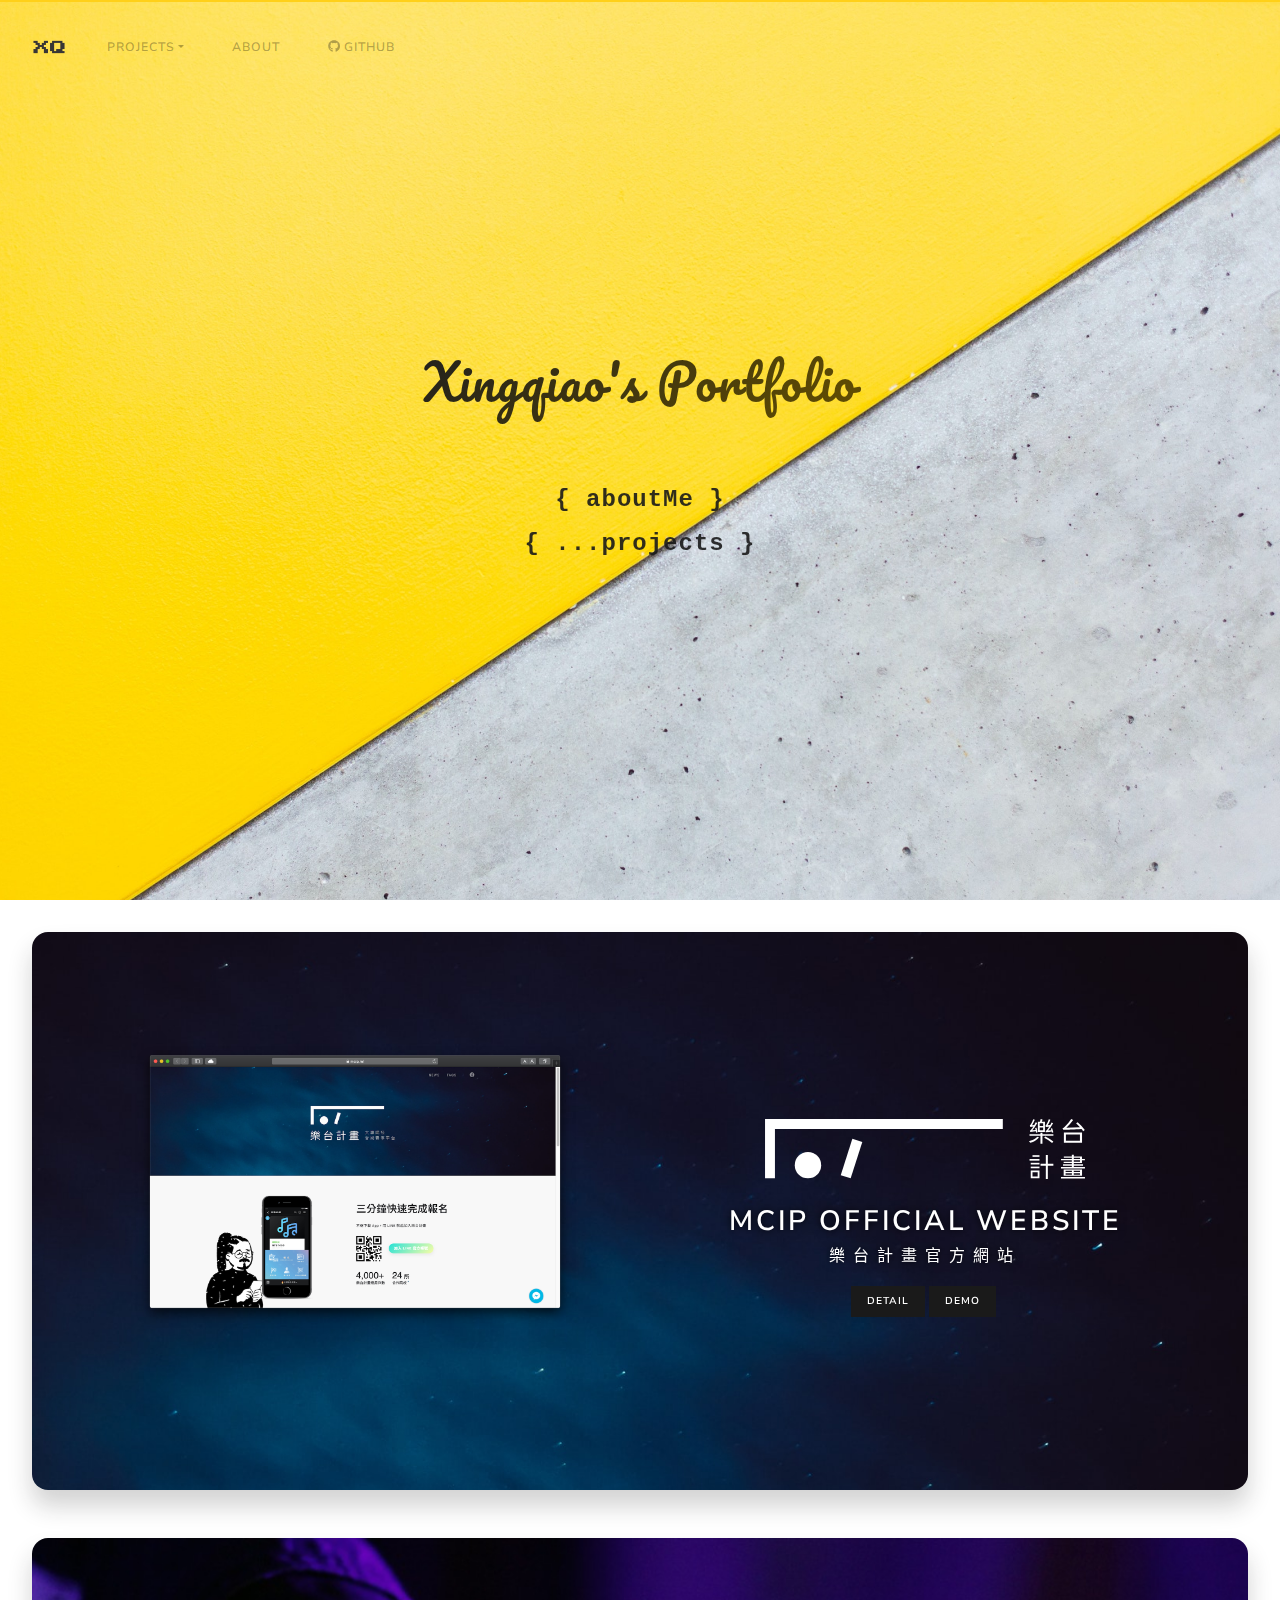
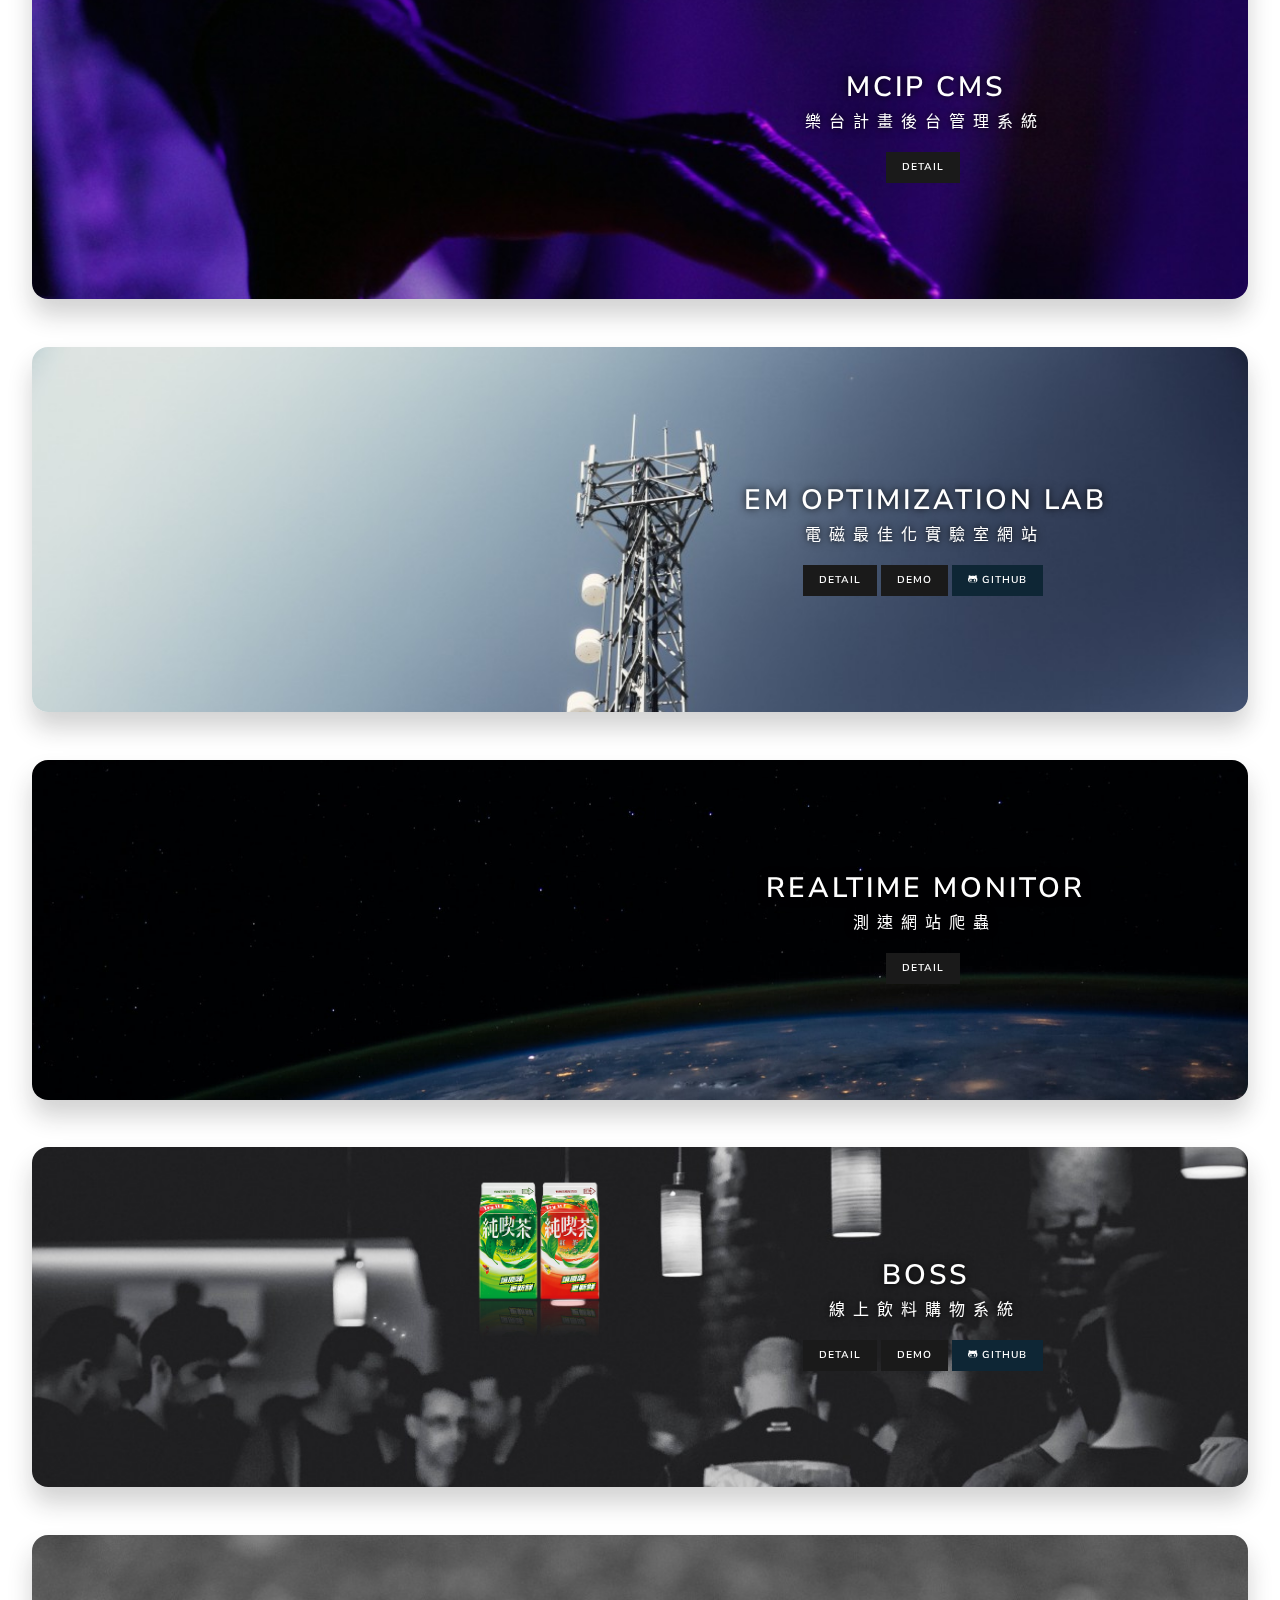
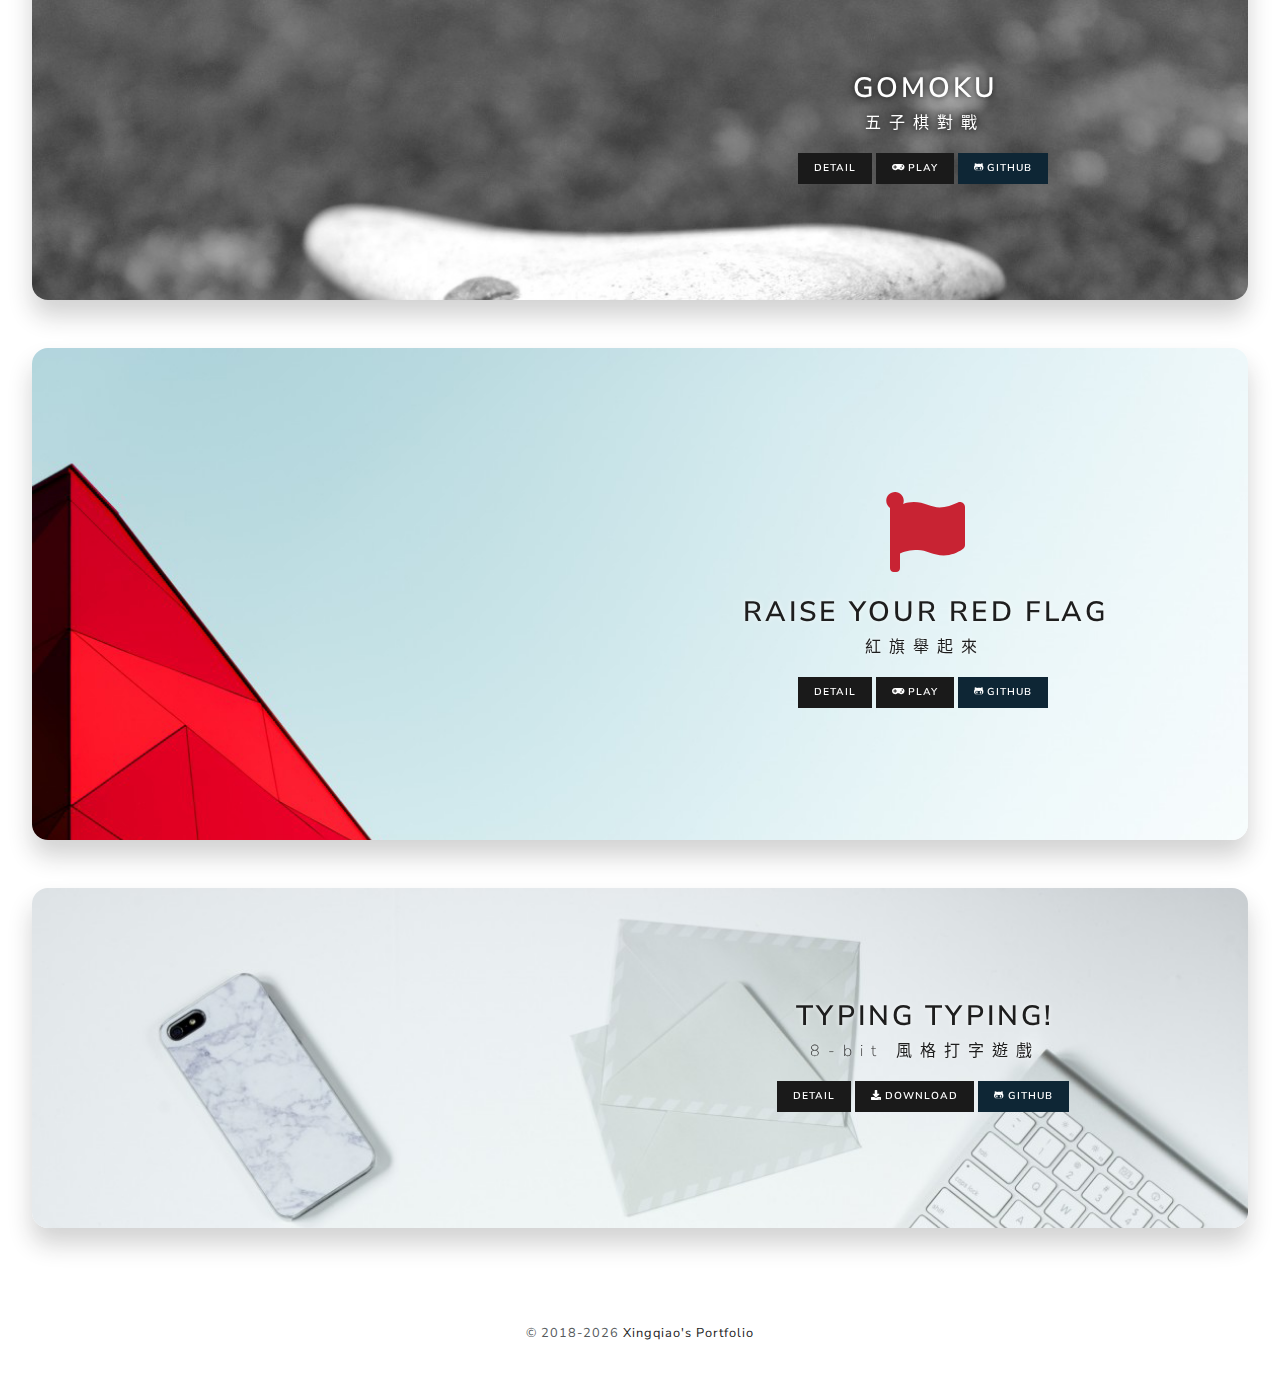
<file: about/index.html>
<!DOCTYPE html><html lang="zh-TW" class="nprogress-busy"><head><meta charset="utf-8"><meta http-equiv="X-UA-Compatible" content="IE=edge"><meta name="viewport" content="width=device-width,initial-scale=1"><style type="text/css">svg:not(:root).svg-inline--fa {
  overflow: visible;
}

.svg-inline--fa {
  display: inline-block;
  font-size: inherit;
  height: 1em;
  overflow: visible;
  vertical-align: -0.125em;
}
.svg-inline--fa.fa-lg {
  vertical-align: -0.225em;
}
.svg-inline--fa.fa-w-1 {
  width: 0.0625em;
}
.svg-inline--fa.fa-w-2 {
  width: 0.125em;
}
.svg-inline--fa.fa-w-3 {
  width: 0.1875em;
}
.svg-inline--fa.fa-w-4 {
  width: 0.25em;
}
.svg-inline--fa.fa-w-5 {
  width: 0.3125em;
}
.svg-inline--fa.fa-w-6 {
  width: 0.375em;
}
.svg-inline--fa.fa-w-7 {
  width: 0.4375em;
}
.svg-inline--fa.fa-w-8 {
  width: 0.5em;
}
.svg-inline--fa.fa-w-9 {
  width: 0.5625em;
}
.svg-inline--fa.fa-w-10 {
  width: 0.625em;
}
.svg-inline--fa.fa-w-11 {
  width: 0.6875em;
}
.svg-inline--fa.fa-w-12 {
  width: 0.75em;
}
.svg-inline--fa.fa-w-13 {
  width: 0.8125em;
}
.svg-inline--fa.fa-w-14 {
  width: 0.875em;
}
.svg-inline--fa.fa-w-15 {
  width: 0.9375em;
}
.svg-inline--fa.fa-w-16 {
  width: 1em;
}
.svg-inline--fa.fa-w-17 {
  width: 1.0625em;
}
.svg-inline--fa.fa-w-18 {
  width: 1.125em;
}
.svg-inline--fa.fa-w-19 {
  width: 1.1875em;
}
.svg-inline--fa.fa-w-20 {
  width: 1.25em;
}
.svg-inline--fa.fa-pull-left {
  margin-right: 0.3em;
  width: auto;
}
.svg-inline--fa.fa-pull-right {
  margin-left: 0.3em;
  width: auto;
}
.svg-inline--fa.fa-border {
  height: 1.5em;
}
.svg-inline--fa.fa-li {
  width: 2em;
}
.svg-inline--fa.fa-fw {
  width: 1.25em;
}

.fa-layers svg.svg-inline--fa {
  bottom: 0;
  left: 0;
  margin: auto;
  position: absolute;
  right: 0;
  top: 0;
}

.fa-layers {
  display: inline-block;
  height: 1em;
  position: relative;
  text-align: center;
  vertical-align: -0.125em;
  width: 1em;
}
.fa-layers svg.svg-inline--fa {
  -webkit-transform-origin: center center;
          transform-origin: center center;
}

.fa-layers-counter, .fa-layers-text {
  display: inline-block;
  position: absolute;
  text-align: center;
}

.fa-layers-text {
  left: 50%;
  top: 50%;
  -webkit-transform: translate(-50%, -50%);
          transform: translate(-50%, -50%);
  -webkit-transform-origin: center center;
          transform-origin: center center;
}

.fa-layers-counter {
  background-color: #ff253a;
  border-radius: 1em;
  -webkit-box-sizing: border-box;
          box-sizing: border-box;
  color: #fff;
  height: 1.5em;
  line-height: 1;
  max-width: 5em;
  min-width: 1.5em;
  overflow: hidden;
  padding: 0.25em;
  right: 0;
  text-overflow: ellipsis;
  top: 0;
  -webkit-transform: scale(0.25);
          transform: scale(0.25);
  -webkit-transform-origin: top right;
          transform-origin: top right;
}

.fa-layers-bottom-right {
  bottom: 0;
  right: 0;
  top: auto;
  -webkit-transform: scale(0.25);
          transform: scale(0.25);
  -webkit-transform-origin: bottom right;
          transform-origin: bottom right;
}

.fa-layers-bottom-left {
  bottom: 0;
  left: 0;
  right: auto;
  top: auto;
  -webkit-transform: scale(0.25);
          transform: scale(0.25);
  -webkit-transform-origin: bottom left;
          transform-origin: bottom left;
}

.fa-layers-top-right {
  right: 0;
  top: 0;
  -webkit-transform: scale(0.25);
          transform: scale(0.25);
  -webkit-transform-origin: top right;
          transform-origin: top right;
}

.fa-layers-top-left {
  left: 0;
  right: auto;
  top: 0;
  -webkit-transform: scale(0.25);
          transform: scale(0.25);
  -webkit-transform-origin: top left;
          transform-origin: top left;
}

.fa-lg {
  font-size: 1.3333333333em;
  line-height: 0.75em;
  vertical-align: -0.0667em;
}

.fa-xs {
  font-size: 0.75em;
}

.fa-sm {
  font-size: 0.875em;
}

.fa-1x {
  font-size: 1em;
}

.fa-2x {
  font-size: 2em;
}

.fa-3x {
  font-size: 3em;
}

.fa-4x {
  font-size: 4em;
}

.fa-5x {
  font-size: 5em;
}

.fa-6x {
  font-size: 6em;
}

.fa-7x {
  font-size: 7em;
}

.fa-8x {
  font-size: 8em;
}

.fa-9x {
  font-size: 9em;
}

.fa-10x {
  font-size: 10em;
}

.fa-fw {
  text-align: center;
  width: 1.25em;
}

.fa-ul {
  list-style-type: none;
  margin-left: 2.5em;
  padding-left: 0;
}
.fa-ul > li {
  position: relative;
}

.fa-li {
  left: -2em;
  position: absolute;
  text-align: center;
  width: 2em;
  line-height: inherit;
}

.fa-border {
  border: solid 0.08em #eee;
  border-radius: 0.1em;
  padding: 0.2em 0.25em 0.15em;
}

.fa-pull-left {
  float: left;
}

.fa-pull-right {
  float: right;
}

.fa.fa-pull-left,
.fas.fa-pull-left,
.far.fa-pull-left,
.fal.fa-pull-left,
.fab.fa-pull-left {
  margin-right: 0.3em;
}
.fa.fa-pull-right,
.fas.fa-pull-right,
.far.fa-pull-right,
.fal.fa-pull-right,
.fab.fa-pull-right {
  margin-left: 0.3em;
}

.fa-spin {
  -webkit-animation: fa-spin 2s infinite linear;
          animation: fa-spin 2s infinite linear;
}

.fa-pulse {
  -webkit-animation: fa-spin 1s infinite steps(8);
          animation: fa-spin 1s infinite steps(8);
}

@-webkit-keyframes fa-spin {
  0% {
    -webkit-transform: rotate(0deg);
            transform: rotate(0deg);
  }
  100% {
    -webkit-transform: rotate(360deg);
            transform: rotate(360deg);
  }
}

@keyframes fa-spin {
  0% {
    -webkit-transform: rotate(0deg);
            transform: rotate(0deg);
  }
  100% {
    -webkit-transform: rotate(360deg);
            transform: rotate(360deg);
  }
}
.fa-rotate-90 {
  -ms-filter: "progid:DXImageTransform.Microsoft.BasicImage(rotation=1)";
  -webkit-transform: rotate(90deg);
          transform: rotate(90deg);
}

.fa-rotate-180 {
  -ms-filter: "progid:DXImageTransform.Microsoft.BasicImage(rotation=2)";
  -webkit-transform: rotate(180deg);
          transform: rotate(180deg);
}

.fa-rotate-270 {
  -ms-filter: "progid:DXImageTransform.Microsoft.BasicImage(rotation=3)";
  -webkit-transform: rotate(270deg);
          transform: rotate(270deg);
}

.fa-flip-horizontal {
  -ms-filter: "progid:DXImageTransform.Microsoft.BasicImage(rotation=0, mirror=1)";
  -webkit-transform: scale(-1, 1);
          transform: scale(-1, 1);
}

.fa-flip-vertical {
  -ms-filter: "progid:DXImageTransform.Microsoft.BasicImage(rotation=2, mirror=1)";
  -webkit-transform: scale(1, -1);
          transform: scale(1, -1);
}

.fa-flip-both, .fa-flip-horizontal.fa-flip-vertical {
  -ms-filter: "progid:DXImageTransform.Microsoft.BasicImage(rotation=2, mirror=1)";
  -webkit-transform: scale(-1, -1);
          transform: scale(-1, -1);
}

:root .fa-rotate-90,
:root .fa-rotate-180,
:root .fa-rotate-270,
:root .fa-flip-horizontal,
:root .fa-flip-vertical,
:root .fa-flip-both {
  -webkit-filter: none;
          filter: none;
}

.fa-stack {
  display: inline-block;
  height: 2em;
  position: relative;
  width: 2.5em;
}

.fa-stack-1x,
.fa-stack-2x {
  bottom: 0;
  left: 0;
  margin: auto;
  position: absolute;
  right: 0;
  top: 0;
}

.svg-inline--fa.fa-stack-1x {
  height: 1em;
  width: 1.25em;
}
.svg-inline--fa.fa-stack-2x {
  height: 2em;
  width: 2.5em;
}

.fa-inverse {
  color: #fff;
}

.sr-only {
  border: 0;
  clip: rect(0, 0, 0, 0);
  height: 1px;
  margin: -1px;
  overflow: hidden;
  padding: 0;
  position: absolute;
  width: 1px;
}

.sr-only-focusable:active, .sr-only-focusable:focus {
  clip: auto;
  height: auto;
  margin: 0;
  overflow: visible;
  position: static;
  width: auto;
}

.svg-inline--fa .fa-primary {
  fill: var(--fa-primary-color, currentColor);
  opacity: 1;
  opacity: var(--fa-primary-opacity, 1);
}

.svg-inline--fa .fa-secondary {
  fill: var(--fa-secondary-color, currentColor);
  opacity: 0.4;
  opacity: var(--fa-secondary-opacity, 0.4);
}

.svg-inline--fa.fa-swap-opacity .fa-primary {
  opacity: 0.4;
  opacity: var(--fa-secondary-opacity, 0.4);
}

.svg-inline--fa.fa-swap-opacity .fa-secondary {
  opacity: 1;
  opacity: var(--fa-primary-opacity, 1);
}

.svg-inline--fa mask .fa-primary,
.svg-inline--fa mask .fa-secondary {
  fill: black;
}

.fad.fa-inverse {
  color: #fff;
}</style><link rel="icon" href="/favicon.png"><link href="https://fonts.googleapis.com/css2?family=Pacifico&amp;display=swap" rel="stylesheet"><title>About Me | Xingqiao's Portfolio</title><link href="/css/chunk-0e061f28.9cca8716.css" rel="prefetch"><link href="/css/chunk-8a133aae.edcfb856.css" rel="prefetch"><link href="/css/chunk-d92e628a.462594b4.css" rel="prefetch"><link href="/css/chunk-e94341a8.2910617e.css" rel="prefetch"><link href="/js/chunk-0e061f28.1eb30f7e.js" rel="prefetch"><link href="/js/chunk-8a133aae.1edb4a6f.js" rel="prefetch"><link href="/js/chunk-d92e628a.03b33343.js" rel="prefetch"><link href="/js/chunk-e94341a8.f6750484.js" rel="prefetch"><link href="/css/app.c518c13a.css" rel="preload" as="style"><link href="/css/chunk-vendors.e36709d6.css" rel="preload" as="style"><link href="/js/app.1f8f7da2.js" rel="preload" as="script"><link href="/js/chunk-vendors.1a8e3ee9.js" rel="preload" as="script"><link href="/css/chunk-vendors.e36709d6.css" rel="stylesheet"><link href="/css/app.c518c13a.css" rel="stylesheet"><link rel="stylesheet" type="text/css" href="/css/chunk-d92e628a.462594b4.css"><script charset="utf-8" src="/js/chunk-d92e628a.03b33343.js"></script><meta data-vue-meta="ssr" property="og:title" data-vmid="og:title" content=""><meta data-vue-meta="ssr" property="description" data-vmid="description" content="Hi, I'm Sean 👋 現職前端工程師，堅持產出無瑕程式碼是我的開發格言。 擁有二年以上前端實務開發經驗，尤其掌握 Vue.js 框架，熱衷於探索各種前端領域的新鮮事。"><meta data-vue-meta="ssr" property="og:description" data-vmid="og:description" content="Hi, I'm Sean 👋 現職前端工程師，堅持產出無瑕程式碼是我的開發格言。 擁有二年以上前端實務開發經驗，尤其掌握 Vue.js 框架，熱衷於探索各種前端領域的新鮮事。"><meta data-vue-meta="ssr" property="og:image" data-vmid="og:image" content="/img/about.dd43f9aa.png"></head><body><div id="app"><nav data-v-062ee4d6="" id="nav" class="navbar navbar-expand-sm navbar-light" style="top: 0px;"><div data-v-062ee4d6="" class="container-fluid"><a data-v-062ee4d6="" href="/" class="navbar-brand active"><img data-v-062ee4d6="" src="[data-uri]" alt="Logo" class="img-fluid"></a><button data-v-062ee4d6="" type="button" data-toggle="collapse" data-target="#navbarContent" class="navbar-toggler collapsed" aria-expanded="false"><svg data-v-062ee4d6="" aria-hidden="true" focusable="false" data-prefix="fas" data-icon="bars" role="img" xmlns="http://www.w3.org/2000/svg" viewBox="0 0 448 512" class="svg-inline--fa fa-bars fa-w-14"><path data-v-062ee4d6="" fill="currentColor" d="M16 132h416c8.837 0 16-7.163 16-16V76c0-8.837-7.163-16-16-16H16C7.163 60 0 67.163 0 76v40c0 8.837 7.163 16 16 16zm0 160h416c8.837 0 16-7.163 16-16v-40c0-8.837-7.163-16-16-16H16c-8.837 0-16 7.163-16 16v40c0 8.837 7.163 16 16 16zm0 160h416c8.837 0 16-7.163 16-16v-40c0-8.837-7.163-16-16-16H16c-8.837 0-16 7.163-16 16v40c0 8.837 7.163 16 16 16z" class=""></path></svg></button><div data-v-062ee4d6="" id="navbarContent" class="collapse navbar-collapse"><ul data-v-062ee4d6="" class="navbar-nav mr-auto"><li data-v-062ee4d6="" class="nav-item dropdown"><a data-v-062ee4d6="" href="#" data-toggle="dropdown" class="nav-link dropdown-toggle">Projects</a><div data-v-062ee4d6="" class="dropdown-menu"><h6 data-v-062ee4d6="" class="dropdown-header text-ngsek">Website</h6><a data-v-062ee4d6="" href="/project/mcip" class="dropdown-item">MCIP Official Website</a><a data-v-062ee4d6="" href="/project/mcip-cms" class="dropdown-item">MCIP CMS</a><a data-v-062ee4d6="" href="/project/emo" class="dropdown-item">EM Optimization Lab</a><a data-v-062ee4d6="" href="/project/realtime" class="dropdown-item">Realtime Monitor</a><a data-v-062ee4d6="" href="/project/boss" class="dropdown-item">BOSS</a><div data-v-062ee4d6="" class="dropdown-divider"></div><h6 data-v-062ee4d6="" class="dropdown-header text-ngsek">Game</h6><a data-v-062ee4d6="" href="/project/gomoku" class="dropdown-item">Gomoku</a><a data-v-062ee4d6="" href="/project/flag" class="dropdown-item">Raise Your Red Flag</a><a data-v-062ee4d6="" href="/project/typingtyping" class="dropdown-item">Typing Typing!</a><!----></div></li><li data-v-062ee4d6="" class="nav-item"><a data-v-062ee4d6="" href="/about" class="nav-link router-link-exact-active active" aria-current="page">About</a></li><li data-v-062ee4d6="" class="nav-item"><a data-v-062ee4d6="" href="https://github.com/ngseke" target="_blank" class="nav-link"><svg data-v-062ee4d6="" aria-hidden="true" focusable="false" data-prefix="fab" data-icon="github" role="img" xmlns="http://www.w3.org/2000/svg" viewBox="0 0 496 512" class="mr-1 svg-inline--fa fa-github fa-w-16"><path data-v-062ee4d6="" fill="currentColor" d="M165.9 397.4c0 2-2.3 3.6-5.2 3.6-3.3.3-5.6-1.3-5.6-3.6 0-2 2.3-3.6 5.2-3.6 3-.3 5.6 1.3 5.6 3.6zm-31.1-4.5c-.7 2 1.3 4.3 4.3 4.9 2.6 1 5.6 0 6.2-2s-1.3-4.3-4.3-5.2c-2.6-.7-5.5.3-6.2 2.3zm44.2-1.7c-2.9.7-4.9 2.6-4.6 4.9.3 2 2.9 3.3 5.9 2.6 2.9-.7 4.9-2.6 4.6-4.6-.3-1.9-3-3.2-5.9-2.9zM244.8 8C106.1 8 0 113.3 0 252c0 110.9 69.8 205.8 169.5 239.2 12.8 2.3 17.3-5.6 17.3-12.1 0-6.2-.3-40.4-.3-61.4 0 0-70 15-84.7-29.8 0 0-11.4-29.1-27.8-36.6 0 0-22.9-15.7 1.6-15.4 0 0 24.9 2 38.6 25.8 21.9 38.6 58.6 27.5 72.9 20.9 2.3-16 8.8-27.1 16-33.7-55.9-6.2-112.3-14.3-112.3-110.5 0-27.5 7.6-41.3 23.6-58.9-2.6-6.5-11.1-33.3 2.6-67.9 20.9-6.5 69 27 69 27 20-5.6 41.5-8.5 62.8-8.5s42.8 2.9 62.8 8.5c0 0 48.1-33.6 69-27 13.7 34.7 5.2 61.4 2.6 67.9 16 17.7 25.8 31.5 25.8 58.9 0 96.5-58.9 104.2-114.8 110.5 9.2 7.9 17 22.9 17 46.4 0 33.7-.3 75.4-.3 83.6 0 6.5 4.6 14.4 17.3 12.1C428.2 457.8 496 362.9 496 252 496 113.3 383.5 8 244.8 8zM97.2 352.9c-1.3 1-1 3.3.7 5.2 1.6 1.6 3.9 2.3 5.2 1 1.3-1 1-3.3-.7-5.2-1.6-1.6-3.9-2.3-5.2-1zm-10.8-8.1c-.7 1.3.3 2.9 2.3 3.9 1.6 1 3.6.7 4.3-.7.7-1.3-.3-2.9-2.3-3.9-2-.6-3.6-.3-4.3.7zm32.4 35.6c-1.6 1.3-1 4.3 1.3 6.2 2.3 2.3 5.2 2.6 6.5 1 1.3-1.3.7-4.3-1.3-6.2-2.2-2.3-5.2-2.6-6.5-1zm-11.4-14.7c-1.6 1-1.6 3.6 0 5.9 1.6 2.3 4.3 3.3 5.6 2.3 1.6-1.3 1.6-3.9 0-6.2-1.4-2.3-4-3.3-5.6-2z" class=""></path></svg>GitHub</a></li></ul></div></div></nav><section data-v-3204fb64="" id="about"><div data-v-3204fb64="" class="container"><div data-v-3204fb64="" class="row justify-content-around align-items-center"><div data-v-3204fb64="" class="col-12 col-md-8 profile"><div data-v-3204fb64="" class="card"><div data-v-3204fb64="" class="card-body"><div data-v-3204fb64="" class="row"><div data-v-3204fb64="" class="col-12 col-lg-3 img-area"><div data-v-3204fb64="" class="avatar"><div data-v-3204fb64="" class="profile-mask play"></div><img data-v-3204fb64="" src="/img/profile.746cfb27.jpg"></div></div><div data-v-3204fb64="" class="col-12 col-lg-9 mt-3"><h4 data-v-3204fb64="" title="ㄏㄨㄤˊㄒㄧㄥˇㄑㄧㄠˊ" class="text-center text-lg-left name item" style="animation-delay: 0.5s;">黃省喬</h4><h6 data-v-3204fb64="" class="mb-2 text-muted text-center text-lg-left item" style="animation-delay: 0.6s;">Huang Xingqiao</h6><p data-v-3204fb64="" class="text-center text-lg-left item" style="animation-delay: 0.7s;"><small data-v-3204fb64="" title="Title" class="mr-3"><svg data-v-3204fb64="" aria-hidden="true" focusable="false" data-prefix="fas" data-icon="briefcase" role="img" xmlns="http://www.w3.org/2000/svg" viewBox="0 0 512 512" class="svg-inline--fa fa-briefcase fa-w-16"><path data-v-3204fb64="" fill="currentColor" d="M320 336c0 8.84-7.16 16-16 16h-96c-8.84 0-16-7.16-16-16v-48H0v144c0 25.6 22.4 48 48 48h416c25.6 0 48-22.4 48-48V288H320v48zm144-208h-80V80c0-25.6-22.4-48-48-48H176c-25.6 0-48 22.4-48 48v48H48c-25.6 0-48 22.4-48 48v80h512v-80c0-25.6-22.4-48-48-48zm-144 0H192V96h128v32z" class=""></path></svg> Frontend Developer</small><small data-v-3204fb64="" title="Education" class="mr-3"><svg data-v-3204fb64="" aria-hidden="true" focusable="false" data-prefix="fas" data-icon="book" role="img" xmlns="http://www.w3.org/2000/svg" viewBox="0 0 448 512" class="svg-inline--fa fa-book fa-w-14"><path data-v-3204fb64="" fill="currentColor" d="M448 360V24c0-13.3-10.7-24-24-24H96C43 0 0 43 0 96v320c0 53 43 96 96 96h328c13.3 0 24-10.7 24-24v-16c0-7.5-3.5-14.3-8.9-18.7-4.2-15.4-4.2-59.3 0-74.7 5.4-4.3 8.9-11.1 8.9-18.6zM128 134c0-3.3 2.7-6 6-6h212c3.3 0 6 2.7 6 6v20c0 3.3-2.7 6-6 6H134c-3.3 0-6-2.7-6-6v-20zm0 64c0-3.3 2.7-6 6-6h212c3.3 0 6 2.7 6 6v20c0 3.3-2.7 6-6 6H134c-3.3 0-6-2.7-6-6v-20zm253.4 250H96c-17.7 0-32-14.3-32-32 0-17.6 14.4-32 32-32h285.4c-1.9 17.1-1.9 46.9 0 64z" class=""></path></svg> NTUT CSIE</small><small data-v-3204fb64="" title="Location" class="mr-3"><svg data-v-3204fb64="" aria-hidden="true" focusable="false" data-prefix="fas" data-icon="map-marker" role="img" xmlns="http://www.w3.org/2000/svg" viewBox="0 0 384 512" class="svg-inline--fa fa-map-marker fa-w-12"><path data-v-3204fb64="" fill="currentColor" d="M172.268 501.67C26.97 291.031 0 269.413 0 192 0 85.961 85.961 0 192 0s192 85.961 192 192c0 77.413-26.97 99.031-172.268 309.67-9.535 13.774-29.93 13.773-39.464 0z" class=""></path></svg> Taipei, Taiwan</small></p><hr data-v-3204fb64=""><p data-v-3204fb64="" class="item text-center text-lg-left description" style="animation-delay: 0.8s;">Hi, I’m Sean 👋<br data-v-3204fb64="">現職前端工程師，堅持產出<a data-v-3204fb64="" href="https://github.com/ryanmcdermott/clean-code-javascript" target="_blank">無瑕程式碼</a>是我的開發格言。 擁有二年以上前端實務開發經驗，尤其掌握 Vue.js 框架，熱衷於探索各種前端領域的新鮮事。</p><p data-v-3204fb64="" class="mb-4 text-center text-lg-left"><span data-v-3204fb64="" class="skill" style="animation-delay: 1.1s;"><svg data-v-3204fb64="" aria-labelledby="svg-inline--fa-title-4AUno0ih4Spq" data-prefix="fab" data-icon="vuejs" role="img" xmlns="http://www.w3.org/2000/svg" viewBox="0 0 448 512" class="svg-inline--fa fa-vuejs fa-w-14"><title data-v-3204fb64="" id="svg-inline--fa-title-4AUno0ih4Spq" class="">Vue.js</title><path data-v-3204fb64="" fill="currentColor" d="M356.9 64.3H280l-56 88.6-48-88.6H0L224 448 448 64.3h-91.1zm-301.2 32h53.8L224 294.5 338.4 96.3h53.8L224 384.5 55.7 96.3z" class=""></path></svg></span><span data-v-3204fb64="" class="skill" style="animation-delay: 1.18s;"><svg data-v-3204fb64="" aria-labelledby="svg-inline--fa-title-IMNRkSctciYQ" data-prefix="fab" data-icon="sass" role="img" xmlns="http://www.w3.org/2000/svg" viewBox="0 0 640 512" class="svg-inline--fa fa-sass fa-w-20"><title data-v-3204fb64="" id="svg-inline--fa-title-IMNRkSctciYQ" class="">Sass</title><path data-v-3204fb64="" fill="currentColor" d="M301.84 378.92c-.3.6-.6 1.08 0 0zm249.13-87a131.16 131.16 0 0 0-58 13.5c-5.9-11.9-12-22.3-13-30.1-1.2-9.1-2.5-14.5-1.1-25.3s7.7-26.1 7.6-27.2-1.4-6.6-14.3-6.7-24 2.5-25.29 5.9a122.83 122.83 0 0 0-5.3 19.1c-2.3 11.7-25.79 53.5-39.09 75.3-4.4-8.5-8.1-16-8.9-22-1.2-9.1-2.5-14.5-1.1-25.3s7.7-26.1 7.6-27.2-1.4-6.6-14.29-6.7-24 2.5-25.3 5.9-2.7 11.4-5.3 19.1-33.89 77.3-42.08 95.4c-4.2 9.2-7.8 16.6-10.4 21.6-.4.8-.7 1.3-.9 1.7.3-.5.5-1 .5-.8-2.2 4.3-3.5 6.7-3.5 6.7v.1c-1.7 3.2-3.6 6.1-4.5 6.1-.6 0-1.9-8.4.3-19.9 4.7-24.2 15.8-61.8 15.7-63.1-.1-.7 2.1-7.2-7.3-10.7-9.1-3.3-12.4 2.2-13.2 2.2s-1.4 2-1.4 2 10.1-42.4-19.39-42.4c-18.4 0-44 20.2-56.58 38.5-7.9 4.3-25 13.6-43 23.5-6.9 3.8-14 7.7-20.7 11.4-.5-.5-.9-1-1.4-1.5-35.79-38.2-101.87-65.2-99.07-116.5 1-18.7 7.5-67.8 127.07-127.4 98-48.8 176.35-35.4 189.84-5.6 19.4 42.5-41.89 121.6-143.66 133-38.79 4.3-59.18-10.7-64.28-16.3-5.3-5.9-6.1-6.2-8.1-5.1-3.3 1.8-1.2 7 0 10.1 3 7.9 15.5 21.9 36.79 28.9 18.7 6.1 64.18 9.5 119.17-11.8 61.78-23.8 109.87-90.1 95.77-145.6C386.52 18.32 293-.18 204.57 31.22c-52.69 18.7-109.67 48.1-150.66 86.4-48.69 45.6-56.48 85.3-53.28 101.9 11.39 58.9 92.57 97.3 125.06 125.7-1.6.9-3.1 1.7-4.5 2.5-16.29 8.1-78.18 40.5-93.67 74.7-17.5 38.8 2.9 66.6 16.29 70.4 41.79 11.6 84.58-9.3 107.57-43.6s20.2-79.1 9.6-99.5c-.1-.3-.3-.5-.4-.8 4.2-2.5 8.5-5 12.8-7.5 8.29-4.9 16.39-9.4 23.49-13.3-4 10.8-6.9 23.8-8.4 42.6-1.8 22 7.3 50.5 19.1 61.7 5.2 4.9 11.49 5 15.39 5 13.8 0 20-11.4 26.89-25 8.5-16.6 16-35.9 16-35.9s-9.4 52.2 16.3 52.2c9.39 0 18.79-12.1 23-18.3v.1s.2-.4.7-1.2c1-1.5 1.5-2.4 1.5-2.4v-.3c3.8-6.5 12.1-21.4 24.59-46 16.2-31.8 31.69-71.5 31.69-71.5a201.24 201.24 0 0 0 6.2 25.8c2.8 9.5 8.7 19.9 13.4 30-3.8 5.2-6.1 8.2-6.1 8.2a.31.31 0 0 0 .1.2c-3 4-6.4 8.3-9.9 12.5-12.79 15.2-28 32.6-30 37.6-2.4 5.9-1.8 10.3 2.8 13.7 3.4 2.6 9.4 3 15.69 2.5 11.5-.8 19.6-3.6 23.5-5.4a82.2 82.2 0 0 0 20.19-10.6c12.5-9.2 20.1-22.4 19.4-39.8-.4-9.6-3.5-19.2-7.3-28.2 1.1-1.6 2.3-3.3 3.4-5C434.8 301.72 450.1 270 450.1 270a201.24 201.24 0 0 0 6.2 25.8c2.4 8.1 7.09 17 11.39 25.7-18.59 15.1-30.09 32.6-34.09 44.1-7.4 21.3-1.6 30.9 9.3 33.1 4.9 1 11.9-1.3 17.1-3.5a79.46 79.46 0 0 0 21.59-11.1c12.5-9.2 24.59-22.1 23.79-39.6-.3-7.9-2.5-15.8-5.4-23.4 15.7-6.6 36.09-10.2 62.09-7.2 55.68 6.5 66.58 41.3 64.48 55.8s-13.8 22.6-17.7 25-5.1 3.3-4.8 5.1c.5 2.6 2.3 2.5 5.6 1.9 4.6-.8 29.19-11.8 30.29-38.7 1.6-34-31.09-71.4-89-71.1zm-429.18 144.7c-18.39 20.1-44.19 27.7-55.28 21.3C54.61 451 59.31 421.42 82 400c13.8-13 31.59-25 43.39-32.4 2.7-1.6 6.6-4 11.4-6.9.8-.5 1.2-.7 1.2-.7.9-.6 1.9-1.1 2.9-1.7 8.29 30.4.3 57.2-19.1 78.3zm134.36-91.4c-6.4 15.7-19.89 55.7-28.09 53.6-7-1.8-11.3-32.3-1.4-62.3 5-15.1 15.6-33.1 21.9-40.1 10.09-11.3 21.19-14.9 23.79-10.4 3.5 5.9-12.2 49.4-16.2 59.2zm111 53c-2.7 1.4-5.2 2.3-6.4 1.6-.9-.5 1.1-2.4 1.1-2.4s13.9-14.9 19.4-21.7c3.2-4 6.9-8.7 10.89-13.9 0 .5.1 1 .1 1.6-.13 17.9-17.32 30-25.12 34.8zm85.58-19.5c-2-1.4-1.7-6.1 5-20.7 2.6-5.7 8.59-15.3 19-24.5a36.18 36.18 0 0 1 1.9 10.8c-.1 22.5-16.2 30.9-25.89 34.4z" class=""></path></svg></span><span data-v-3204fb64="" class="skill" style="animation-delay: 1.26s;"><div data-v-3204fb64="" class="text">Pug</div></span><span data-v-3204fb64="" class="skill" style="animation-delay: 1.34s;"><svg data-v-3204fb64="" aria-labelledby="svg-inline--fa-title-ihICTAou1Axv" data-prefix="fab" data-icon="npm" role="img" xmlns="http://www.w3.org/2000/svg" viewBox="0 0 576 512" class="svg-inline--fa fa-npm fa-w-18"><title data-v-3204fb64="" id="svg-inline--fa-title-ihICTAou1Axv" class="">npm</title><path data-v-3204fb64="" fill="currentColor" d="M288 288h-32v-64h32v64zm288-128v192H288v32H160v-32H0V160h576zm-416 32H32v128h64v-96h32v96h32V192zm160 0H192v160h64v-32h64V192zm224 0H352v128h64v-96h32v96h32v-96h32v96h32V192z" class=""></path></svg></span></p><p data-v-3204fb64="" class="text-center text-lg-left item" style="animation-delay: 1.3s;"><a data-v-3204fb64="" href="http://www.linkedin.com/in/xingqiao-huang" target="_blank" title="LinkedIn" class="btn-social mr-2"><svg data-v-3204fb64="" aria-hidden="true" focusable="false" data-prefix="fab" data-icon="linkedin" role="img" xmlns="http://www.w3.org/2000/svg" viewBox="0 0 448 512" class="ml-1 svg-inline--fa fa-linkedin fa-w-14"><path data-v-3204fb64="" fill="currentColor" d="M416 32H31.9C14.3 32 0 46.5 0 64.3v383.4C0 465.5 14.3 480 31.9 480H416c17.6 0 32-14.5 32-32.3V64.3c0-17.8-14.4-32.3-32-32.3zM135.4 416H69V202.2h66.5V416zm-33.2-243c-21.3 0-38.5-17.3-38.5-38.5S80.9 96 102.2 96c21.2 0 38.5 17.3 38.5 38.5 0 21.3-17.2 38.5-38.5 38.5zm282.1 243h-66.4V312c0-24.8-.5-56.7-34.5-56.7-34.6 0-39.9 27-39.9 54.9V416h-66.4V202.2h63.7v29.2h.9c8.9-16.8 30.6-34.5 62.9-34.5 67.2 0 79.7 44.3 79.7 101.9V416z" class=""></path></svg></a><a data-v-3204fb64="" href="https://github.com/ngseke" target="_blank" title="GitHub" class="btn-social mr-2"><svg data-v-3204fb64="" aria-hidden="true" focusable="false" data-prefix="fab" data-icon="github" role="img" xmlns="http://www.w3.org/2000/svg" viewBox="0 0 496 512" class="ml-1 svg-inline--fa fa-github fa-w-16"><path data-v-3204fb64="" fill="currentColor" d="M165.9 397.4c0 2-2.3 3.6-5.2 3.6-3.3.3-5.6-1.3-5.6-3.6 0-2 2.3-3.6 5.2-3.6 3-.3 5.6 1.3 5.6 3.6zm-31.1-4.5c-.7 2 1.3 4.3 4.3 4.9 2.6 1 5.6 0 6.2-2s-1.3-4.3-4.3-5.2c-2.6-.7-5.5.3-6.2 2.3zm44.2-1.7c-2.9.7-4.9 2.6-4.6 4.9.3 2 2.9 3.3 5.9 2.6 2.9-.7 4.9-2.6 4.6-4.6-.3-1.9-3-3.2-5.9-2.9zM244.8 8C106.1 8 0 113.3 0 252c0 110.9 69.8 205.8 169.5 239.2 12.8 2.3 17.3-5.6 17.3-12.1 0-6.2-.3-40.4-.3-61.4 0 0-70 15-84.7-29.8 0 0-11.4-29.1-27.8-36.6 0 0-22.9-15.7 1.6-15.4 0 0 24.9 2 38.6 25.8 21.9 38.6 58.6 27.5 72.9 20.9 2.3-16 8.8-27.1 16-33.7-55.9-6.2-112.3-14.3-112.3-110.5 0-27.5 7.6-41.3 23.6-58.9-2.6-6.5-11.1-33.3 2.6-67.9 20.9-6.5 69 27 69 27 20-5.6 41.5-8.5 62.8-8.5s42.8 2.9 62.8 8.5c0 0 48.1-33.6 69-27 13.7 34.7 5.2 61.4 2.6 67.9 16 17.7 25.8 31.5 25.8 58.9 0 96.5-58.9 104.2-114.8 110.5 9.2 7.9 17 22.9 17 46.4 0 33.7-.3 75.4-.3 83.6 0 6.5 4.6 14.4 17.3 12.1C428.2 457.8 496 362.9 496 252 496 113.3 383.5 8 244.8 8zM97.2 352.9c-1.3 1-1 3.3.7 5.2 1.6 1.6 3.9 2.3 5.2 1 1.3-1 1-3.3-.7-5.2-1.6-1.6-3.9-2.3-5.2-1zm-10.8-8.1c-.7 1.3.3 2.9 2.3 3.9 1.6 1 3.6.7 4.3-.7.7-1.3-.3-2.9-2.3-3.9-2-.6-3.6-.3-4.3.7zm32.4 35.6c-1.6 1.3-1 4.3 1.3 6.2 2.3 2.3 5.2 2.6 6.5 1 1.3-1.3.7-4.3-1.3-6.2-2.2-2.3-5.2-2.6-6.5-1zm-11.4-14.7c-1.6 1-1.6 3.6 0 5.9 1.6 2.3 4.3 3.3 5.6 2.3 1.6-1.3 1.6-3.9 0-6.2-1.4-2.3-4-3.3-5.6-2z" class=""></path></svg></a><a data-v-3204fb64="" href="https://codepen.io/ngseke" target="_blank" title="CodePen" class="btn-social mr-2"><svg data-v-3204fb64="" aria-hidden="true" focusable="false" data-prefix="fab" data-icon="codepen" role="img" xmlns="http://www.w3.org/2000/svg" viewBox="0 0 512 512" class="ml-1 svg-inline--fa fa-codepen fa-w-16"><path data-v-3204fb64="" fill="currentColor" d="M502.285 159.704l-234-156c-7.987-4.915-16.511-4.96-24.571 0l-234 156C3.714 163.703 0 170.847 0 177.989v155.999c0 7.143 3.714 14.286 9.715 18.286l234 156.022c7.987 4.915 16.511 4.96 24.571 0l234-156.022c6-3.999 9.715-11.143 9.715-18.286V177.989c-.001-7.142-3.715-14.286-9.716-18.285zM278 63.131l172.286 114.858-76.857 51.429L278 165.703V63.131zm-44 0v102.572l-95.429 63.715-76.857-51.429L234 63.131zM44 219.132l55.143 36.857L44 292.846v-73.714zm190 229.715L61.714 333.989l76.857-51.429L234 346.275v102.572zm22-140.858l-77.715-52 77.715-52 77.715 52-77.715 52zm22 140.858V346.275l95.429-63.715 76.857 51.429L278 448.847zm190-156.001l-55.143-36.857L468 219.132v73.714z" class=""></path></svg></a><a data-v-3204fb64="" href="https://t.me/hxqqq" target="_blank" title="Telegram" class="btn-social mr-2"><svg data-v-3204fb64="" aria-hidden="true" focusable="false" data-prefix="fab" data-icon="telegram" role="img" xmlns="http://www.w3.org/2000/svg" viewBox="0 0 496 512" class="ml-1 svg-inline--fa fa-telegram fa-w-16"><path data-v-3204fb64="" fill="currentColor" d="M248 8C111 8 0 119 0 256s111 248 248 248 248-111 248-248S385 8 248 8zm121.8 169.9l-40.7 191.8c-3 13.6-11.1 16.9-22.4 10.5l-62-45.7-29.9 28.8c-3.3 3.3-6.1 6.1-12.5 6.1l4.4-63.1 114.9-103.8c5-4.4-1.1-6.9-7.7-2.5l-142 89.4-61.2-19.1c-13.3-4.2-13.6-13.3 2.8-19.7l239.1-92.2c11.1-4 20.8 2.7 17.2 19.5z" class=""></path></svg></a><a data-v-3204fb64="" href="mailto:ngseke@gmail.com" target="_blank" title="Email" class="btn-social mr-2"><svg data-v-3204fb64="" aria-hidden="true" focusable="false" data-prefix="fas" data-icon="envelope" role="img" xmlns="http://www.w3.org/2000/svg" viewBox="0 0 512 512" class="ml-1 svg-inline--fa fa-envelope fa-w-16"><path data-v-3204fb64="" fill="currentColor" d="M502.3 190.8c3.9-3.1 9.7-.2 9.7 4.7V400c0 26.5-21.5 48-48 48H48c-26.5 0-48-21.5-48-48V195.6c0-5 5.7-7.8 9.7-4.7 22.4 17.4 52.1 39.5 154.1 113.6 21.1 15.4 56.7 47.8 92.2 47.6 35.7.3 72-32.8 92.3-47.6 102-74.1 131.6-96.3 154-113.7zM256 320c23.2.4 56.6-29.2 73.4-41.4 132.7-96.3 142.8-104.7 173.4-128.7 5.8-4.5 9.2-11.5 9.2-18.9v-19c0-26.5-21.5-48-48-48H48C21.5 64 0 85.5 0 112v19c0 7.4 3.4 14.3 9.2 18.9 30.6 23.9 40.7 32.4 173.4 128.7 16.8 12.2 50.2 41.8 73.4 41.4z" class=""></path></svg></a></p></div></div></div></div></div></div></div></section><footer data-v-0e5b7c5b="" class="footer"><div data-v-0e5b7c5b="" class="container">© 2018-2021 <a data-v-0e5b7c5b="" href="/" class="active">Xingqiao's Portfolio</a></div></footer></div><script src="/js/chunk-vendors.1a8e3ee9.js"></script><script src="/js/app.1f8f7da2.js"></script><div id="nprogress" style="transition: none 0s ease 0s; opacity: 1;"><div class="bar" role="bar" style="transform: translate3d(0%, 0px, 0px); transition: all 200ms ease 0s;"><div class="peg"></div></div></div></body></html>
</file>
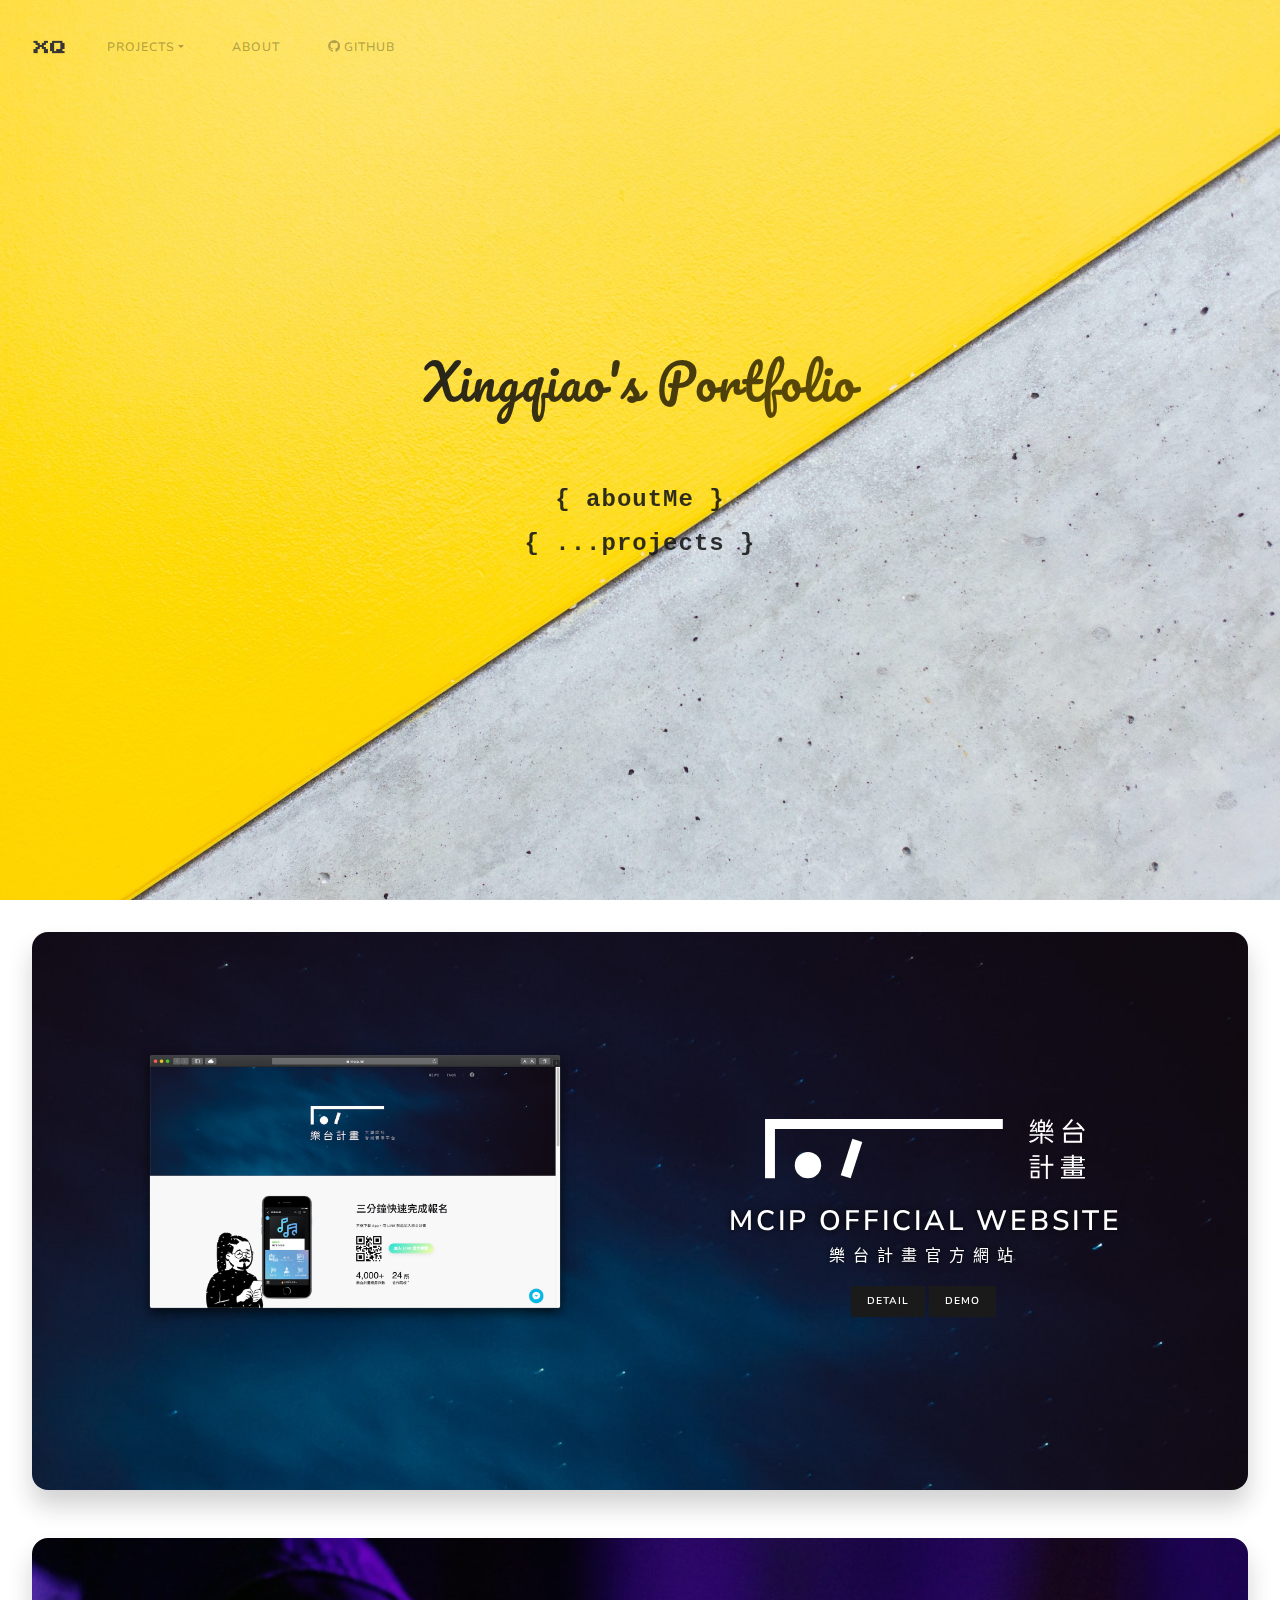
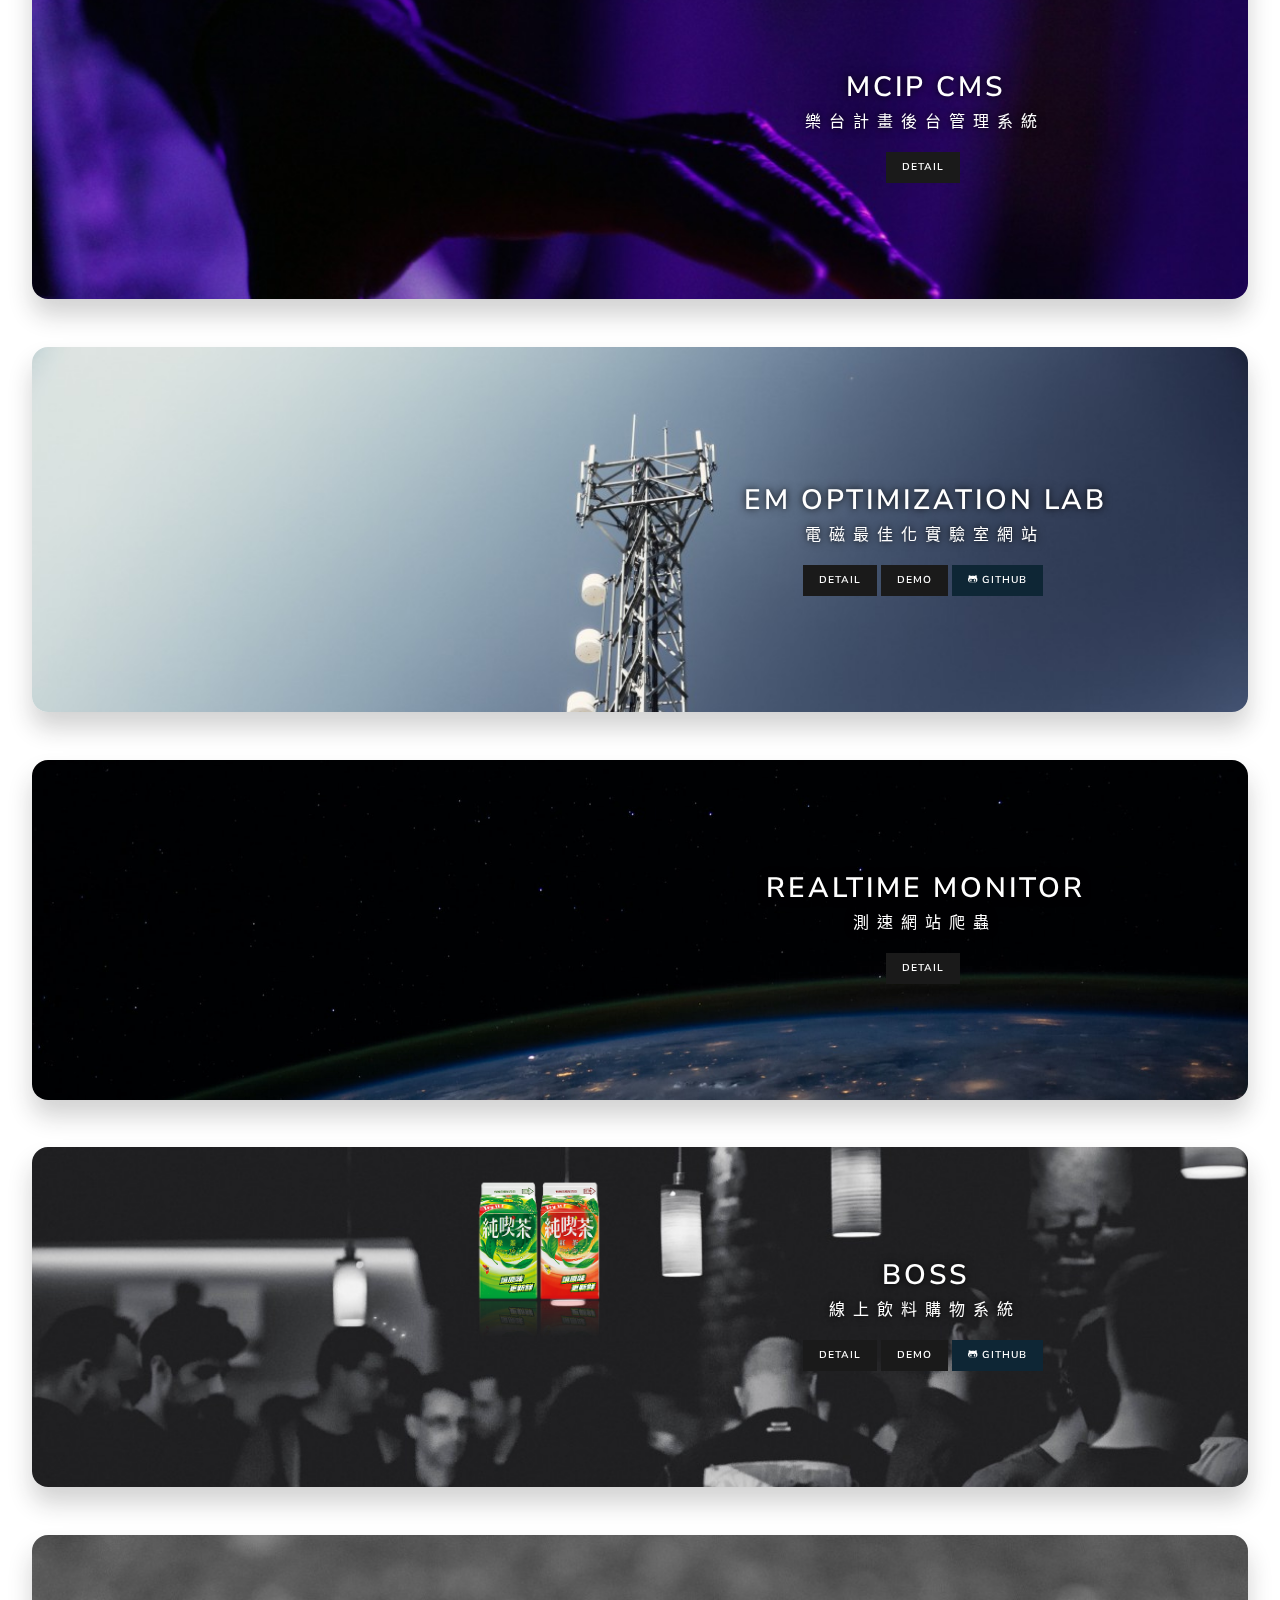
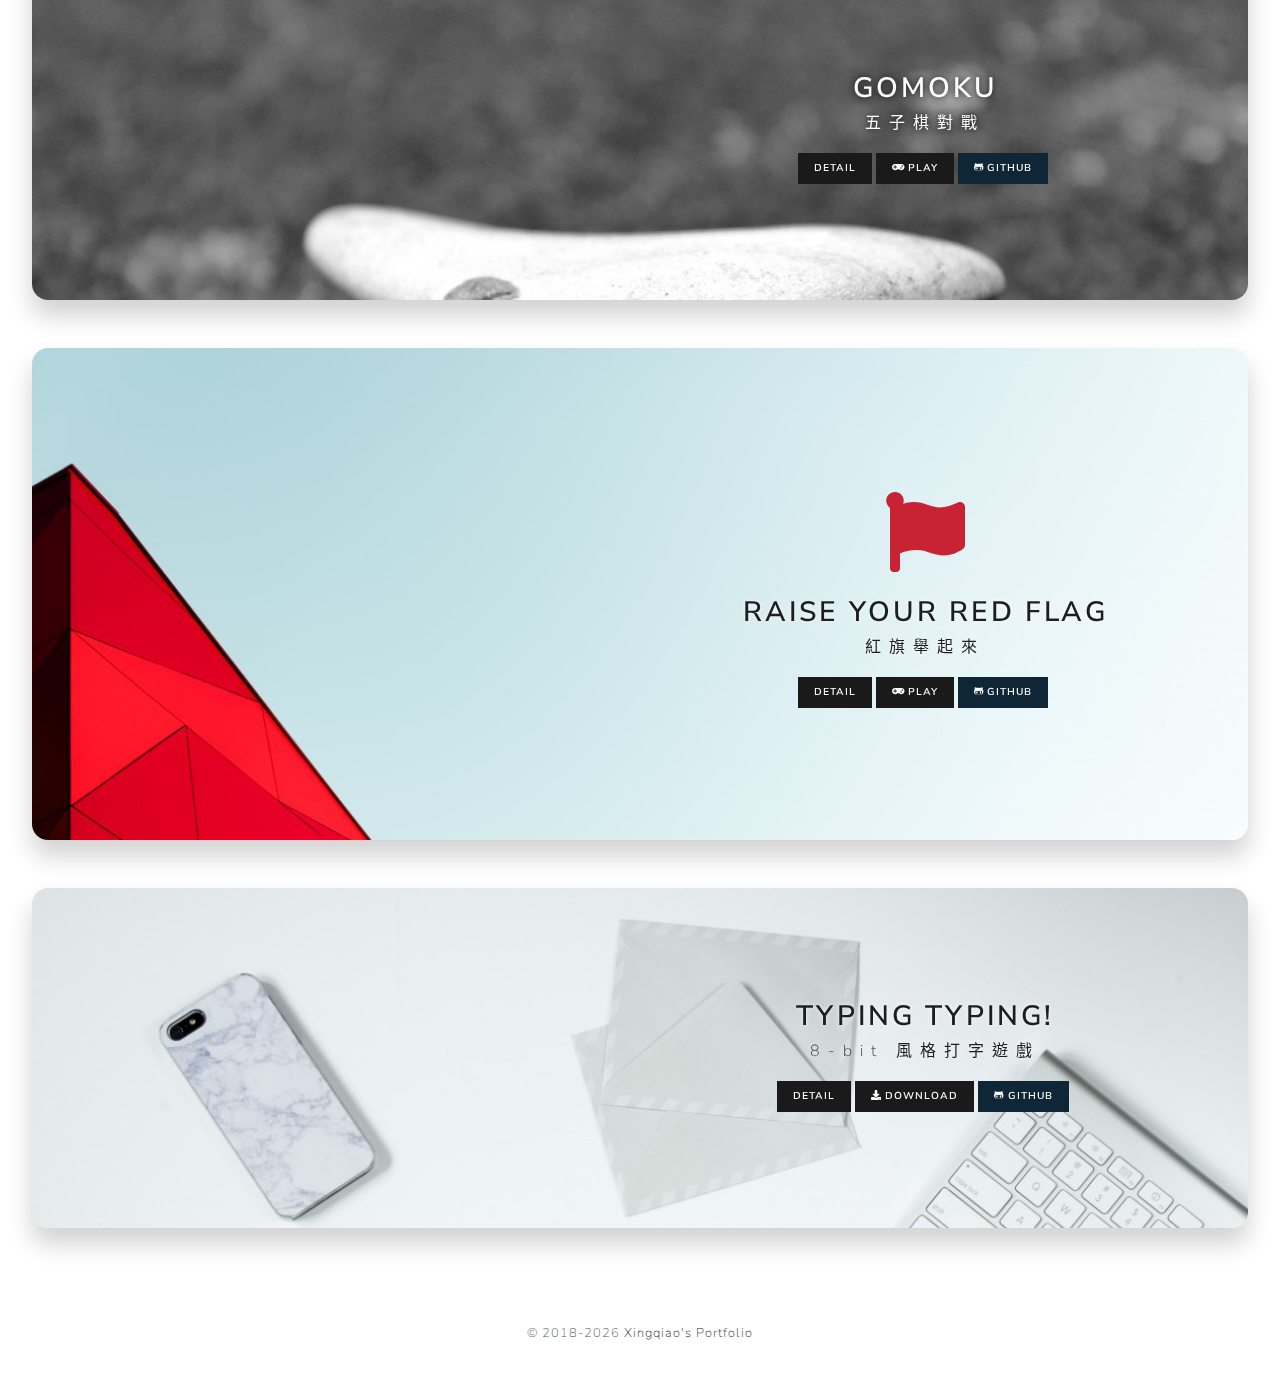
<file: project/index.html>
<!DOCTYPE html><html lang="zh-TW" class=" "><head><meta charset="utf-8"><meta http-equiv="X-UA-Compatible" content="IE=edge"><meta name="viewport" content="width=device-width,initial-scale=1"><style type="text/css">svg:not(:root).svg-inline--fa {
  overflow: visible;
}

.svg-inline--fa {
  display: inline-block;
  font-size: inherit;
  height: 1em;
  overflow: visible;
  vertical-align: -0.125em;
}
.svg-inline--fa.fa-lg {
  vertical-align: -0.225em;
}
.svg-inline--fa.fa-w-1 {
  width: 0.0625em;
}
.svg-inline--fa.fa-w-2 {
  width: 0.125em;
}
.svg-inline--fa.fa-w-3 {
  width: 0.1875em;
}
.svg-inline--fa.fa-w-4 {
  width: 0.25em;
}
.svg-inline--fa.fa-w-5 {
  width: 0.3125em;
}
.svg-inline--fa.fa-w-6 {
  width: 0.375em;
}
.svg-inline--fa.fa-w-7 {
  width: 0.4375em;
}
.svg-inline--fa.fa-w-8 {
  width: 0.5em;
}
.svg-inline--fa.fa-w-9 {
  width: 0.5625em;
}
.svg-inline--fa.fa-w-10 {
  width: 0.625em;
}
.svg-inline--fa.fa-w-11 {
  width: 0.6875em;
}
.svg-inline--fa.fa-w-12 {
  width: 0.75em;
}
.svg-inline--fa.fa-w-13 {
  width: 0.8125em;
}
.svg-inline--fa.fa-w-14 {
  width: 0.875em;
}
.svg-inline--fa.fa-w-15 {
  width: 0.9375em;
}
.svg-inline--fa.fa-w-16 {
  width: 1em;
}
.svg-inline--fa.fa-w-17 {
  width: 1.0625em;
}
.svg-inline--fa.fa-w-18 {
  width: 1.125em;
}
.svg-inline--fa.fa-w-19 {
  width: 1.1875em;
}
.svg-inline--fa.fa-w-20 {
  width: 1.25em;
}
.svg-inline--fa.fa-pull-left {
  margin-right: 0.3em;
  width: auto;
}
.svg-inline--fa.fa-pull-right {
  margin-left: 0.3em;
  width: auto;
}
.svg-inline--fa.fa-border {
  height: 1.5em;
}
.svg-inline--fa.fa-li {
  width: 2em;
}
.svg-inline--fa.fa-fw {
  width: 1.25em;
}

.fa-layers svg.svg-inline--fa {
  bottom: 0;
  left: 0;
  margin: auto;
  position: absolute;
  right: 0;
  top: 0;
}

.fa-layers {
  display: inline-block;
  height: 1em;
  position: relative;
  text-align: center;
  vertical-align: -0.125em;
  width: 1em;
}
.fa-layers svg.svg-inline--fa {
  -webkit-transform-origin: center center;
          transform-origin: center center;
}

.fa-layers-counter, .fa-layers-text {
  display: inline-block;
  position: absolute;
  text-align: center;
}

.fa-layers-text {
  left: 50%;
  top: 50%;
  -webkit-transform: translate(-50%, -50%);
          transform: translate(-50%, -50%);
  -webkit-transform-origin: center center;
          transform-origin: center center;
}

.fa-layers-counter {
  background-color: #ff253a;
  border-radius: 1em;
  -webkit-box-sizing: border-box;
          box-sizing: border-box;
  color: #fff;
  height: 1.5em;
  line-height: 1;
  max-width: 5em;
  min-width: 1.5em;
  overflow: hidden;
  padding: 0.25em;
  right: 0;
  text-overflow: ellipsis;
  top: 0;
  -webkit-transform: scale(0.25);
          transform: scale(0.25);
  -webkit-transform-origin: top right;
          transform-origin: top right;
}

.fa-layers-bottom-right {
  bottom: 0;
  right: 0;
  top: auto;
  -webkit-transform: scale(0.25);
          transform: scale(0.25);
  -webkit-transform-origin: bottom right;
          transform-origin: bottom right;
}

.fa-layers-bottom-left {
  bottom: 0;
  left: 0;
  right: auto;
  top: auto;
  -webkit-transform: scale(0.25);
          transform: scale(0.25);
  -webkit-transform-origin: bottom left;
          transform-origin: bottom left;
}

.fa-layers-top-right {
  right: 0;
  top: 0;
  -webkit-transform: scale(0.25);
          transform: scale(0.25);
  -webkit-transform-origin: top right;
          transform-origin: top right;
}

.fa-layers-top-left {
  left: 0;
  right: auto;
  top: 0;
  -webkit-transform: scale(0.25);
          transform: scale(0.25);
  -webkit-transform-origin: top left;
          transform-origin: top left;
}

.fa-lg {
  font-size: 1.3333333333em;
  line-height: 0.75em;
  vertical-align: -0.0667em;
}

.fa-xs {
  font-size: 0.75em;
}

.fa-sm {
  font-size: 0.875em;
}

.fa-1x {
  font-size: 1em;
}

.fa-2x {
  font-size: 2em;
}

.fa-3x {
  font-size: 3em;
}

.fa-4x {
  font-size: 4em;
}

.fa-5x {
  font-size: 5em;
}

.fa-6x {
  font-size: 6em;
}

.fa-7x {
  font-size: 7em;
}

.fa-8x {
  font-size: 8em;
}

.fa-9x {
  font-size: 9em;
}

.fa-10x {
  font-size: 10em;
}

.fa-fw {
  text-align: center;
  width: 1.25em;
}

.fa-ul {
  list-style-type: none;
  margin-left: 2.5em;
  padding-left: 0;
}
.fa-ul > li {
  position: relative;
}

.fa-li {
  left: -2em;
  position: absolute;
  text-align: center;
  width: 2em;
  line-height: inherit;
}

.fa-border {
  border: solid 0.08em #eee;
  border-radius: 0.1em;
  padding: 0.2em 0.25em 0.15em;
}

.fa-pull-left {
  float: left;
}

.fa-pull-right {
  float: right;
}

.fa.fa-pull-left,
.fas.fa-pull-left,
.far.fa-pull-left,
.fal.fa-pull-left,
.fab.fa-pull-left {
  margin-right: 0.3em;
}
.fa.fa-pull-right,
.fas.fa-pull-right,
.far.fa-pull-right,
.fal.fa-pull-right,
.fab.fa-pull-right {
  margin-left: 0.3em;
}

.fa-spin {
  -webkit-animation: fa-spin 2s infinite linear;
          animation: fa-spin 2s infinite linear;
}

.fa-pulse {
  -webkit-animation: fa-spin 1s infinite steps(8);
          animation: fa-spin 1s infinite steps(8);
}

@-webkit-keyframes fa-spin {
  0% {
    -webkit-transform: rotate(0deg);
            transform: rotate(0deg);
  }
  100% {
    -webkit-transform: rotate(360deg);
            transform: rotate(360deg);
  }
}

@keyframes fa-spin {
  0% {
    -webkit-transform: rotate(0deg);
            transform: rotate(0deg);
  }
  100% {
    -webkit-transform: rotate(360deg);
            transform: rotate(360deg);
  }
}
.fa-rotate-90 {
  -ms-filter: "progid:DXImageTransform.Microsoft.BasicImage(rotation=1)";
  -webkit-transform: rotate(90deg);
          transform: rotate(90deg);
}

.fa-rotate-180 {
  -ms-filter: "progid:DXImageTransform.Microsoft.BasicImage(rotation=2)";
  -webkit-transform: rotate(180deg);
          transform: rotate(180deg);
}

.fa-rotate-270 {
  -ms-filter: "progid:DXImageTransform.Microsoft.BasicImage(rotation=3)";
  -webkit-transform: rotate(270deg);
          transform: rotate(270deg);
}

.fa-flip-horizontal {
  -ms-filter: "progid:DXImageTransform.Microsoft.BasicImage(rotation=0, mirror=1)";
  -webkit-transform: scale(-1, 1);
          transform: scale(-1, 1);
}

.fa-flip-vertical {
  -ms-filter: "progid:DXImageTransform.Microsoft.BasicImage(rotation=2, mirror=1)";
  -webkit-transform: scale(1, -1);
          transform: scale(1, -1);
}

.fa-flip-both, .fa-flip-horizontal.fa-flip-vertical {
  -ms-filter: "progid:DXImageTransform.Microsoft.BasicImage(rotation=2, mirror=1)";
  -webkit-transform: scale(-1, -1);
          transform: scale(-1, -1);
}

:root .fa-rotate-90,
:root .fa-rotate-180,
:root .fa-rotate-270,
:root .fa-flip-horizontal,
:root .fa-flip-vertical,
:root .fa-flip-both {
  -webkit-filter: none;
          filter: none;
}

.fa-stack {
  display: inline-block;
  height: 2em;
  position: relative;
  width: 2.5em;
}

.fa-stack-1x,
.fa-stack-2x {
  bottom: 0;
  left: 0;
  margin: auto;
  position: absolute;
  right: 0;
  top: 0;
}

.svg-inline--fa.fa-stack-1x {
  height: 1em;
  width: 1.25em;
}
.svg-inline--fa.fa-stack-2x {
  height: 2em;
  width: 2.5em;
}

.fa-inverse {
  color: #fff;
}

.sr-only {
  border: 0;
  clip: rect(0, 0, 0, 0);
  height: 1px;
  margin: -1px;
  overflow: hidden;
  padding: 0;
  position: absolute;
  width: 1px;
}

.sr-only-focusable:active, .sr-only-focusable:focus {
  clip: auto;
  height: auto;
  margin: 0;
  overflow: visible;
  position: static;
  width: auto;
}

.svg-inline--fa .fa-primary {
  fill: var(--fa-primary-color, currentColor);
  opacity: 1;
  opacity: var(--fa-primary-opacity, 1);
}

.svg-inline--fa .fa-secondary {
  fill: var(--fa-secondary-color, currentColor);
  opacity: 0.4;
  opacity: var(--fa-secondary-opacity, 0.4);
}

.svg-inline--fa.fa-swap-opacity .fa-primary {
  opacity: 0.4;
  opacity: var(--fa-secondary-opacity, 0.4);
}

.svg-inline--fa.fa-swap-opacity .fa-secondary {
  opacity: 1;
  opacity: var(--fa-primary-opacity, 1);
}

.svg-inline--fa mask .fa-primary,
.svg-inline--fa mask .fa-secondary {
  fill: black;
}

.fad.fa-inverse {
  color: #fff;
}</style><link rel="icon" href="/favicon.png"><link href="https://fonts.googleapis.com/css2?family=Pacifico&amp;display=swap" rel="stylesheet"><title>Projects | Xingqiao's Portfolio</title><link href="/css/chunk-0e061f28.9cca8716.css" rel="prefetch"><link href="/css/chunk-8a133aae.edcfb856.css" rel="prefetch"><link href="/css/chunk-d92e628a.462594b4.css" rel="prefetch"><link href="/css/chunk-e94341a8.2910617e.css" rel="prefetch"><link href="/js/chunk-0e061f28.1eb30f7e.js" rel="prefetch"><link href="/js/chunk-8a133aae.1edb4a6f.js" rel="prefetch"><link href="/js/chunk-d92e628a.03b33343.js" rel="prefetch"><link href="/js/chunk-e94341a8.f6750484.js" rel="prefetch"><link href="/css/app.c518c13a.css" rel="preload" as="style"><link href="/css/chunk-vendors.e36709d6.css" rel="preload" as="style"><link href="/js/app.1f8f7da2.js" rel="preload" as="script"><link href="/js/chunk-vendors.1a8e3ee9.js" rel="preload" as="script"><link href="/css/chunk-vendors.e36709d6.css" rel="stylesheet"><link href="/css/app.c518c13a.css" rel="stylesheet"><link rel="stylesheet" type="text/css" href="/css/chunk-8a133aae.edcfb856.css"><script charset="utf-8" src="/js/chunk-8a133aae.1edb4a6f.js"></script><meta data-vue-meta="ssr" property="og:title" data-vmid="og:title" content="Xingqiao's Portfolio"><meta data-vue-meta="ssr" property="description" data-vmid="description" content="Huang Xingqiao's Portfolio. 「黃色的我」"><meta data-vue-meta="ssr" property="og:description" data-vmid="og:description" content="Huang Xingqiao's Portfolio. 「黃色的我」"><meta data-vue-meta="ssr" property="og:image" data-vmid="og:image" content="/img/index.8a1c596d.png"></head><body><div id="app"><nav data-v-062ee4d6="" id="nav" class="navbar navbar-expand-sm navbar-light" style="top: 0px;"><div data-v-062ee4d6="" class="container-fluid"><a data-v-062ee4d6="" href="/" class="navbar-brand active"><img data-v-062ee4d6="" src="[data-uri]" alt="Logo" class="img-fluid"></a><button data-v-062ee4d6="" type="button" data-toggle="collapse" data-target="#navbarContent" class="navbar-toggler collapsed" aria-expanded="false"><svg data-v-062ee4d6="" aria-hidden="true" focusable="false" data-prefix="fas" data-icon="bars" role="img" xmlns="http://www.w3.org/2000/svg" viewBox="0 0 448 512" class="svg-inline--fa fa-bars fa-w-14"><path data-v-062ee4d6="" fill="currentColor" d="M16 132h416c8.837 0 16-7.163 16-16V76c0-8.837-7.163-16-16-16H16C7.163 60 0 67.163 0 76v40c0 8.837 7.163 16 16 16zm0 160h416c8.837 0 16-7.163 16-16v-40c0-8.837-7.163-16-16-16H16c-8.837 0-16 7.163-16 16v40c0 8.837 7.163 16 16 16zm0 160h416c8.837 0 16-7.163 16-16v-40c0-8.837-7.163-16-16-16H16c-8.837 0-16 7.163-16 16v40c0 8.837 7.163 16 16 16z" class=""></path></svg></button><div data-v-062ee4d6="" id="navbarContent" class="collapse navbar-collapse"><ul data-v-062ee4d6="" class="navbar-nav mr-auto"><li data-v-062ee4d6="" class="nav-item dropdown"><a data-v-062ee4d6="" href="#" data-toggle="dropdown" class="nav-link dropdown-toggle">Projects</a><div data-v-062ee4d6="" class="dropdown-menu"><h6 data-v-062ee4d6="" class="dropdown-header text-ngsek">Website</h6><a data-v-062ee4d6="" href="/project/mcip" class="dropdown-item">MCIP Official Website</a><a data-v-062ee4d6="" href="/project/mcip-cms" class="dropdown-item">MCIP CMS</a><a data-v-062ee4d6="" href="/project/emo" class="dropdown-item">EM Optimization Lab</a><a data-v-062ee4d6="" href="/project/realtime" class="dropdown-item">Realtime Monitor</a><a data-v-062ee4d6="" href="/project/boss" class="dropdown-item">BOSS</a><div data-v-062ee4d6="" class="dropdown-divider"></div><h6 data-v-062ee4d6="" class="dropdown-header text-ngsek">Game</h6><a data-v-062ee4d6="" href="/project/gomoku" class="dropdown-item">Gomoku</a><a data-v-062ee4d6="" href="/project/flag" class="dropdown-item">Raise Your Red Flag</a><a data-v-062ee4d6="" href="/project/typingtyping" class="dropdown-item">Typing Typing!</a><!----></div></li><li data-v-062ee4d6="" class="nav-item"><a data-v-062ee4d6="" href="/about" class="nav-link">About</a></li><li data-v-062ee4d6="" class="nav-item"><a data-v-062ee4d6="" href="https://github.com/ngseke" target="_blank" class="nav-link"><svg data-v-062ee4d6="" aria-hidden="true" focusable="false" data-prefix="fab" data-icon="github" role="img" xmlns="http://www.w3.org/2000/svg" viewBox="0 0 496 512" class="mr-1 svg-inline--fa fa-github fa-w-16"><path data-v-062ee4d6="" fill="currentColor" d="M165.9 397.4c0 2-2.3 3.6-5.2 3.6-3.3.3-5.6-1.3-5.6-3.6 0-2 2.3-3.6 5.2-3.6 3-.3 5.6 1.3 5.6 3.6zm-31.1-4.5c-.7 2 1.3 4.3 4.3 4.9 2.6 1 5.6 0 6.2-2s-1.3-4.3-4.3-5.2c-2.6-.7-5.5.3-6.2 2.3zm44.2-1.7c-2.9.7-4.9 2.6-4.6 4.9.3 2 2.9 3.3 5.9 2.6 2.9-.7 4.9-2.6 4.6-4.6-.3-1.9-3-3.2-5.9-2.9zM244.8 8C106.1 8 0 113.3 0 252c0 110.9 69.8 205.8 169.5 239.2 12.8 2.3 17.3-5.6 17.3-12.1 0-6.2-.3-40.4-.3-61.4 0 0-70 15-84.7-29.8 0 0-11.4-29.1-27.8-36.6 0 0-22.9-15.7 1.6-15.4 0 0 24.9 2 38.6 25.8 21.9 38.6 58.6 27.5 72.9 20.9 2.3-16 8.8-27.1 16-33.7-55.9-6.2-112.3-14.3-112.3-110.5 0-27.5 7.6-41.3 23.6-58.9-2.6-6.5-11.1-33.3 2.6-67.9 20.9-6.5 69 27 69 27 20-5.6 41.5-8.5 62.8-8.5s42.8 2.9 62.8 8.5c0 0 48.1-33.6 69-27 13.7 34.7 5.2 61.4 2.6 67.9 16 17.7 25.8 31.5 25.8 58.9 0 96.5-58.9 104.2-114.8 110.5 9.2 7.9 17 22.9 17 46.4 0 33.7-.3 75.4-.3 83.6 0 6.5 4.6 14.4 17.3 12.1C428.2 457.8 496 362.9 496 252 496 113.3 383.5 8 244.8 8zM97.2 352.9c-1.3 1-1 3.3.7 5.2 1.6 1.6 3.9 2.3 5.2 1 1.3-1 1-3.3-.7-5.2-1.6-1.6-3.9-2.3-5.2-1zm-10.8-8.1c-.7 1.3.3 2.9 2.3 3.9 1.6 1 3.6.7 4.3-.7.7-1.3-.3-2.9-2.3-3.9-2-.6-3.6-.3-4.3.7zm32.4 35.6c-1.6 1.3-1 4.3 1.3 6.2 2.3 2.3 5.2 2.6 6.5 1 1.3-1.3.7-4.3-1.3-6.2-2.2-2.3-5.2-2.6-6.5-1zm-11.4-14.7c-1.6 1-1.6 3.6 0 5.9 1.6 2.3 4.3 3.3 5.6 2.3 1.6-1.3 1.6-3.9 0-6.2-1.4-2.3-4-3.3-5.6-2z" class=""></path></svg>GitHub</a></li></ul></div></div></nav><div data-v-c1855b54=""><main data-v-c1855b54="" class="container"><div data-v-c1855b54="" class="row justify-content-center"><div data-v-c1855b54="" class="col-12 col-md-5 col-lg-6 col-xl-5"><div data-v-c1855b54="" class="sticky-title"><img data-v-c1855b54="" src="https://images.unsplash.com/photo-1505356822725-08ad25f3ffe4?ixlib=rb-1.2.1&amp;ixid=eyJhcHBfaWQiOjEyMDd9&amp;auto=format&amp;fit=crop&amp;w=668&amp;q=80"><h2 data-v-c1855b54="">Website</h2></div></div><div data-v-c1855b54="" class="col-12 col-md-7 col-lg-6 col-xl-6"><div data-v-c1855b54="" class="list"><ul data-v-c1855b54=""><li data-v-c1855b54=""><a data-v-c1855b54="" href="/project/mcip" class="">MCIP Official Website</a></li><li data-v-c1855b54=""><a data-v-c1855b54="" href="/project/mcip-cms" class="">MCIP CMS</a></li><li data-v-c1855b54=""><a data-v-c1855b54="" href="/project/emo" class="">EM Optimization Lab</a></li><li data-v-c1855b54=""><a data-v-c1855b54="" href="/project/realtime" class="">Realtime Monitor</a></li><li data-v-c1855b54=""><a data-v-c1855b54="" href="/project/boss" class="">BOSS</a></li></ul></div></div><div data-v-c1855b54="" class="col-12 col-md-5 col-lg-6 col-xl-5"><div data-v-c1855b54="" class="sticky-title"><img data-v-c1855b54="" src="https://images.unsplash.com/photo-1484173936665-9ae90b911638?ixlib=rb-1.2.1&amp;auto=format&amp;fit=crop&amp;w=668&amp;q=80"><h2 data-v-c1855b54="">Game</h2></div></div><div data-v-c1855b54="" class="col-12 col-md-7 col-lg-6 col-xl-6"><div data-v-c1855b54="" class="list"><ul data-v-c1855b54=""><li data-v-c1855b54=""><a data-v-c1855b54="" href="/project/gomoku" class="">Gomoku</a></li><li data-v-c1855b54=""><a data-v-c1855b54="" href="/project/flag" class="">Raise Your Red Flag</a></li><li data-v-c1855b54=""><a data-v-c1855b54="" href="/project/typingtyping" class="">Typing Typing!</a></li></ul></div></div><div data-v-c1855b54="" class="col-12 col-md-5 col-lg-6 col-xl-5"><div data-v-c1855b54="" class="sticky-title"><img data-v-c1855b54="" src="https://images.unsplash.com/photo-1515405295579-ba7b45403062?ixlib=rb-1.2.1&amp;ixid=eyJhcHBfaWQiOjEyMDd9&amp;auto=format&amp;fit=crop&amp;w=1100&amp;q=80"><h2 data-v-c1855b54="">Other</h2></div></div><div data-v-c1855b54="" class="col-12 col-md-7 col-lg-6 col-xl-6"><div data-v-c1855b54="" class="list"><ul data-v-c1855b54=""><li data-v-c1855b54=""><a data-v-c1855b54="" href="/project/shanlinliang" class="">Shanlinliang</a></li><li data-v-c1855b54=""><a data-v-c1855b54="" href="/project/camp2017" class="">Kuaichao Bu Jia La, Guozi Bu Jia Tang</a></li></ul></div></div></div></main></div><footer data-v-0e5b7c5b="" class="footer"><div data-v-0e5b7c5b="" class="container">© 2018-2021 <a data-v-0e5b7c5b="" href="/" class="active">Xingqiao's Portfolio</a></div></footer></div><script src="/js/chunk-vendors.1a8e3ee9.js"></script><script src="/js/app.1f8f7da2.js"></script></body></html>
</file>
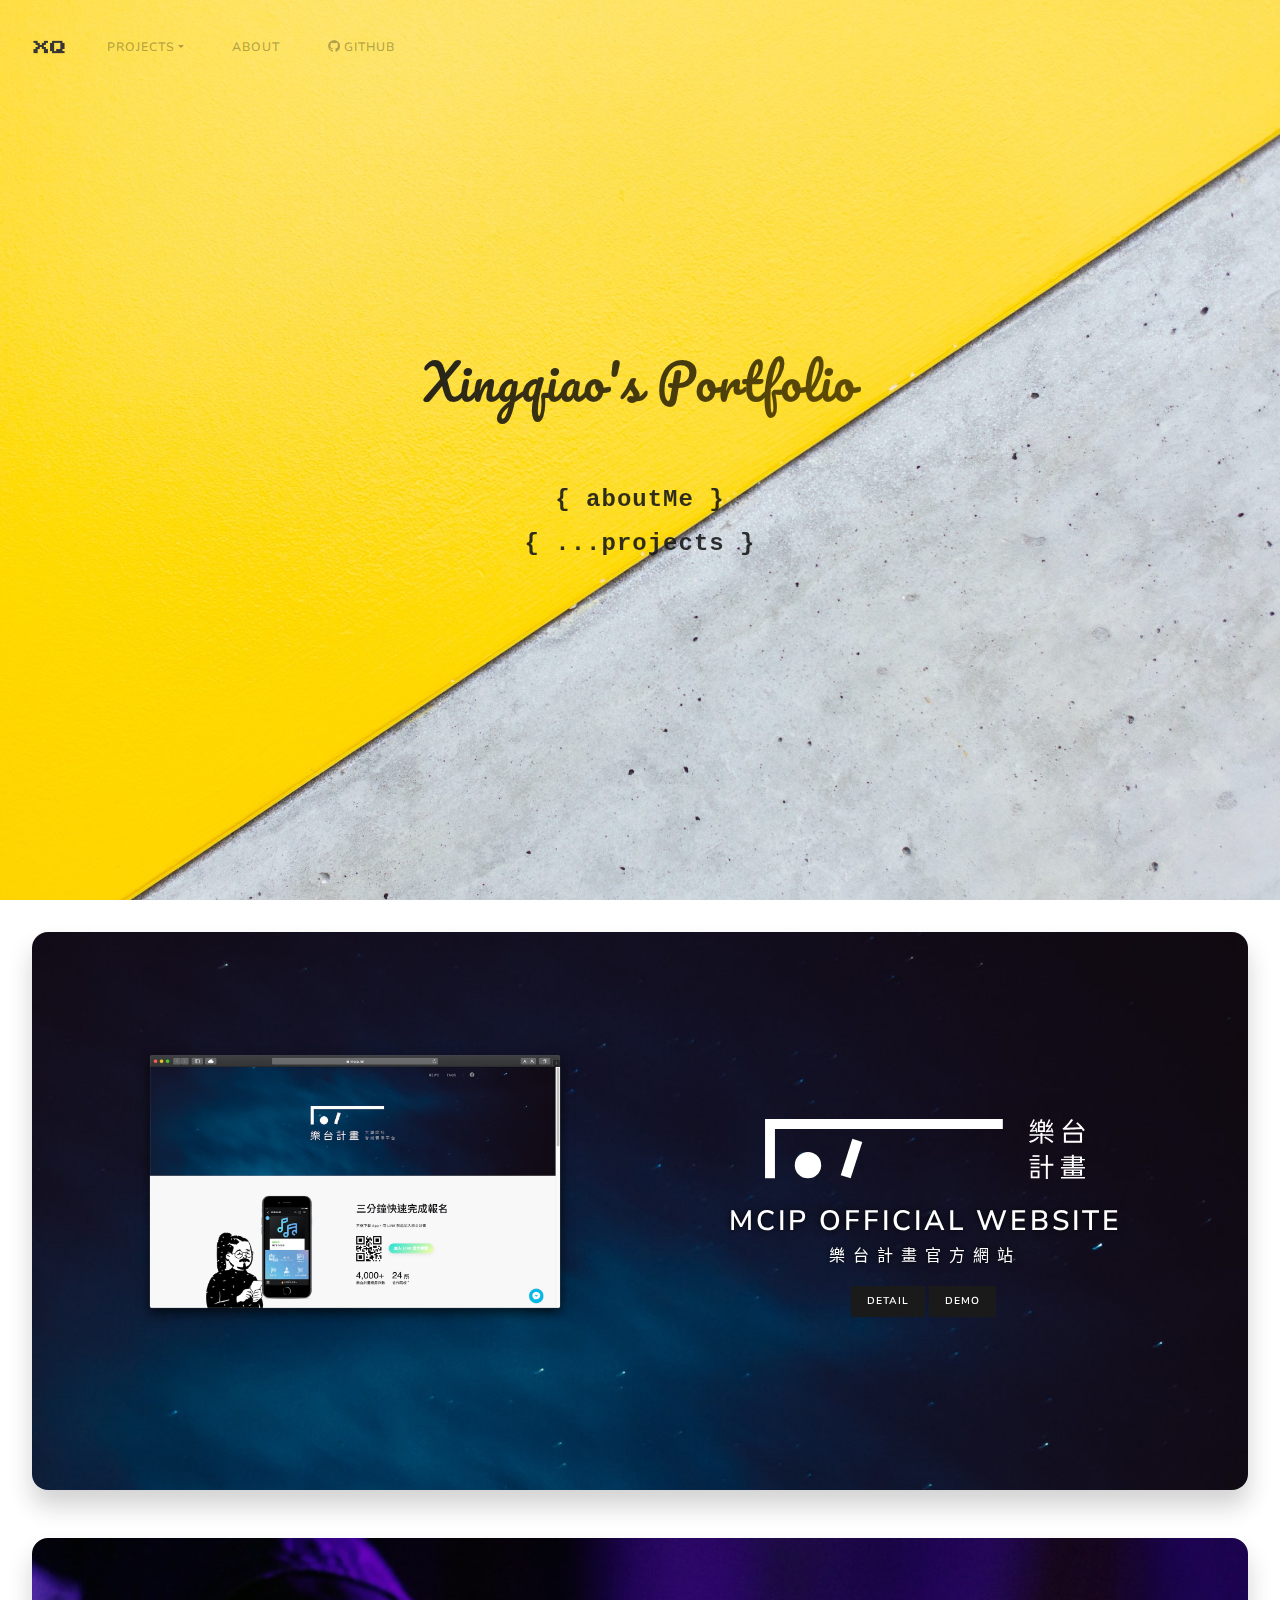
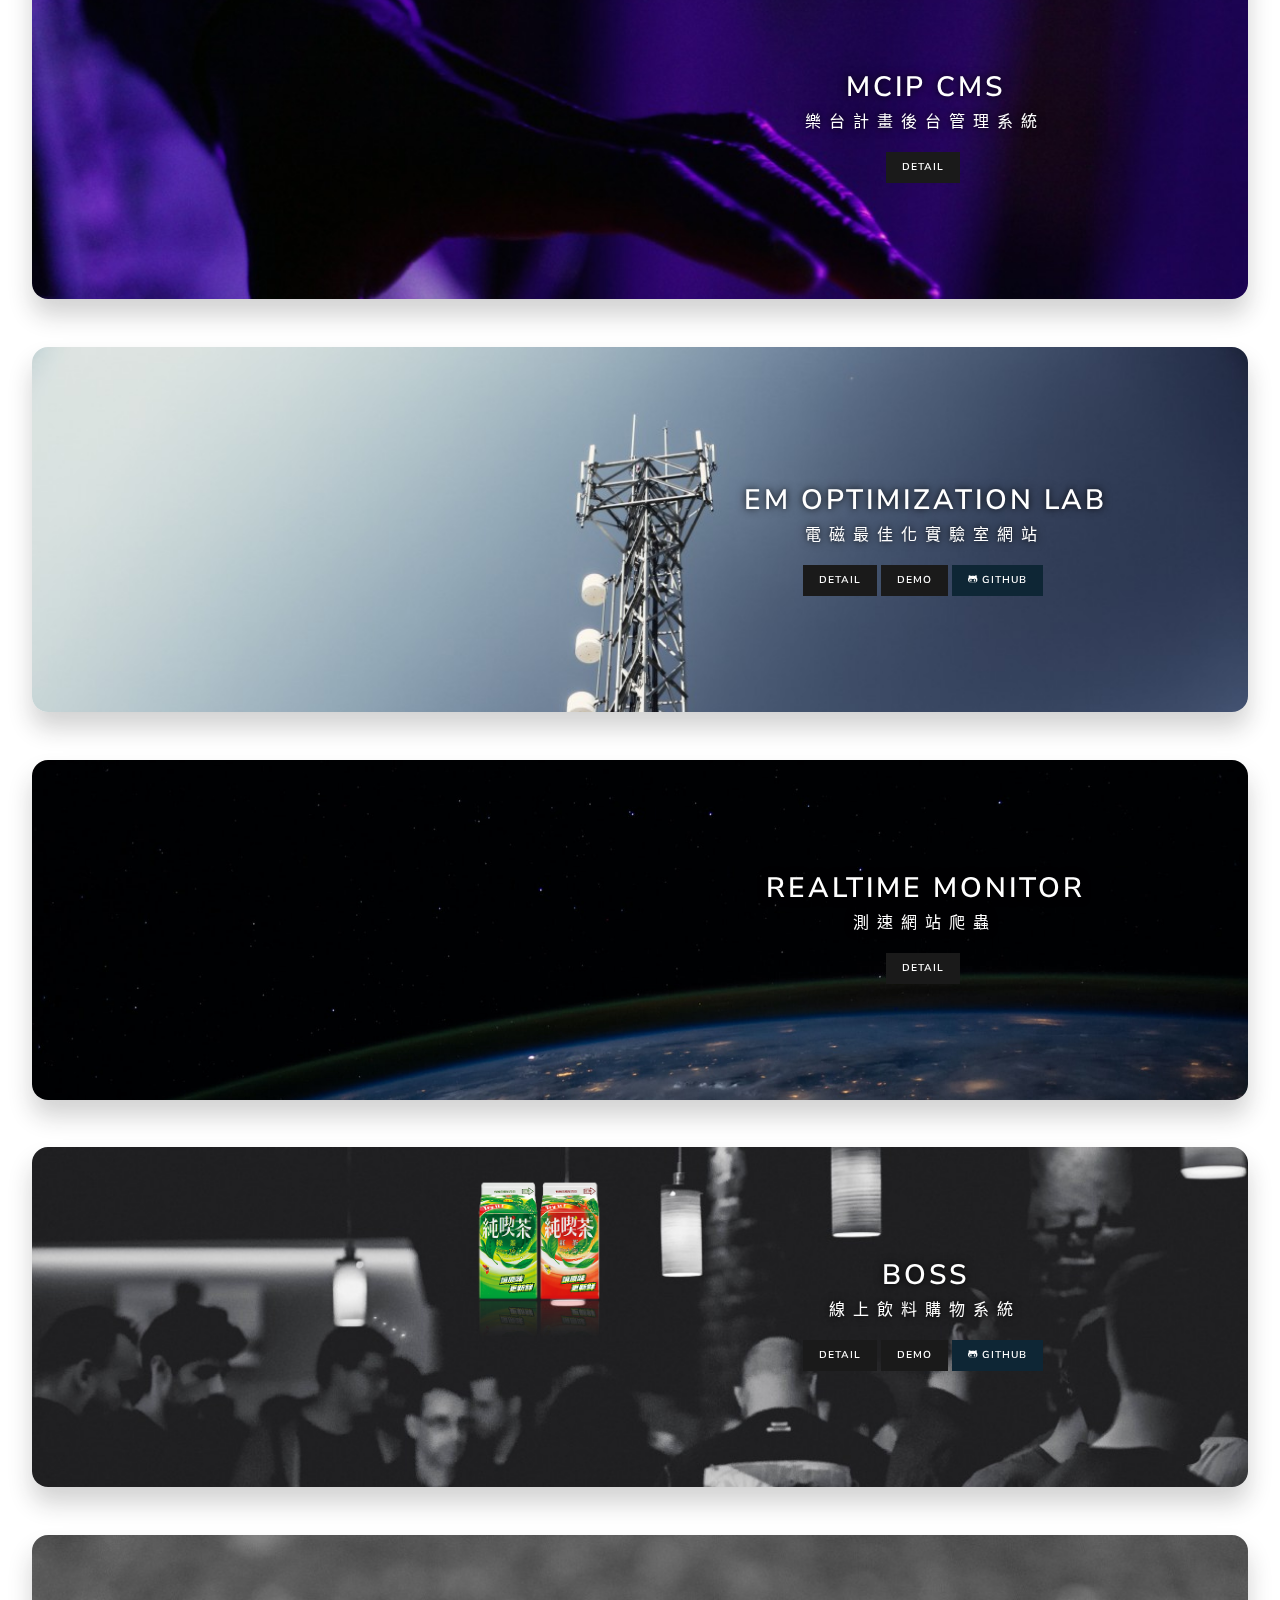
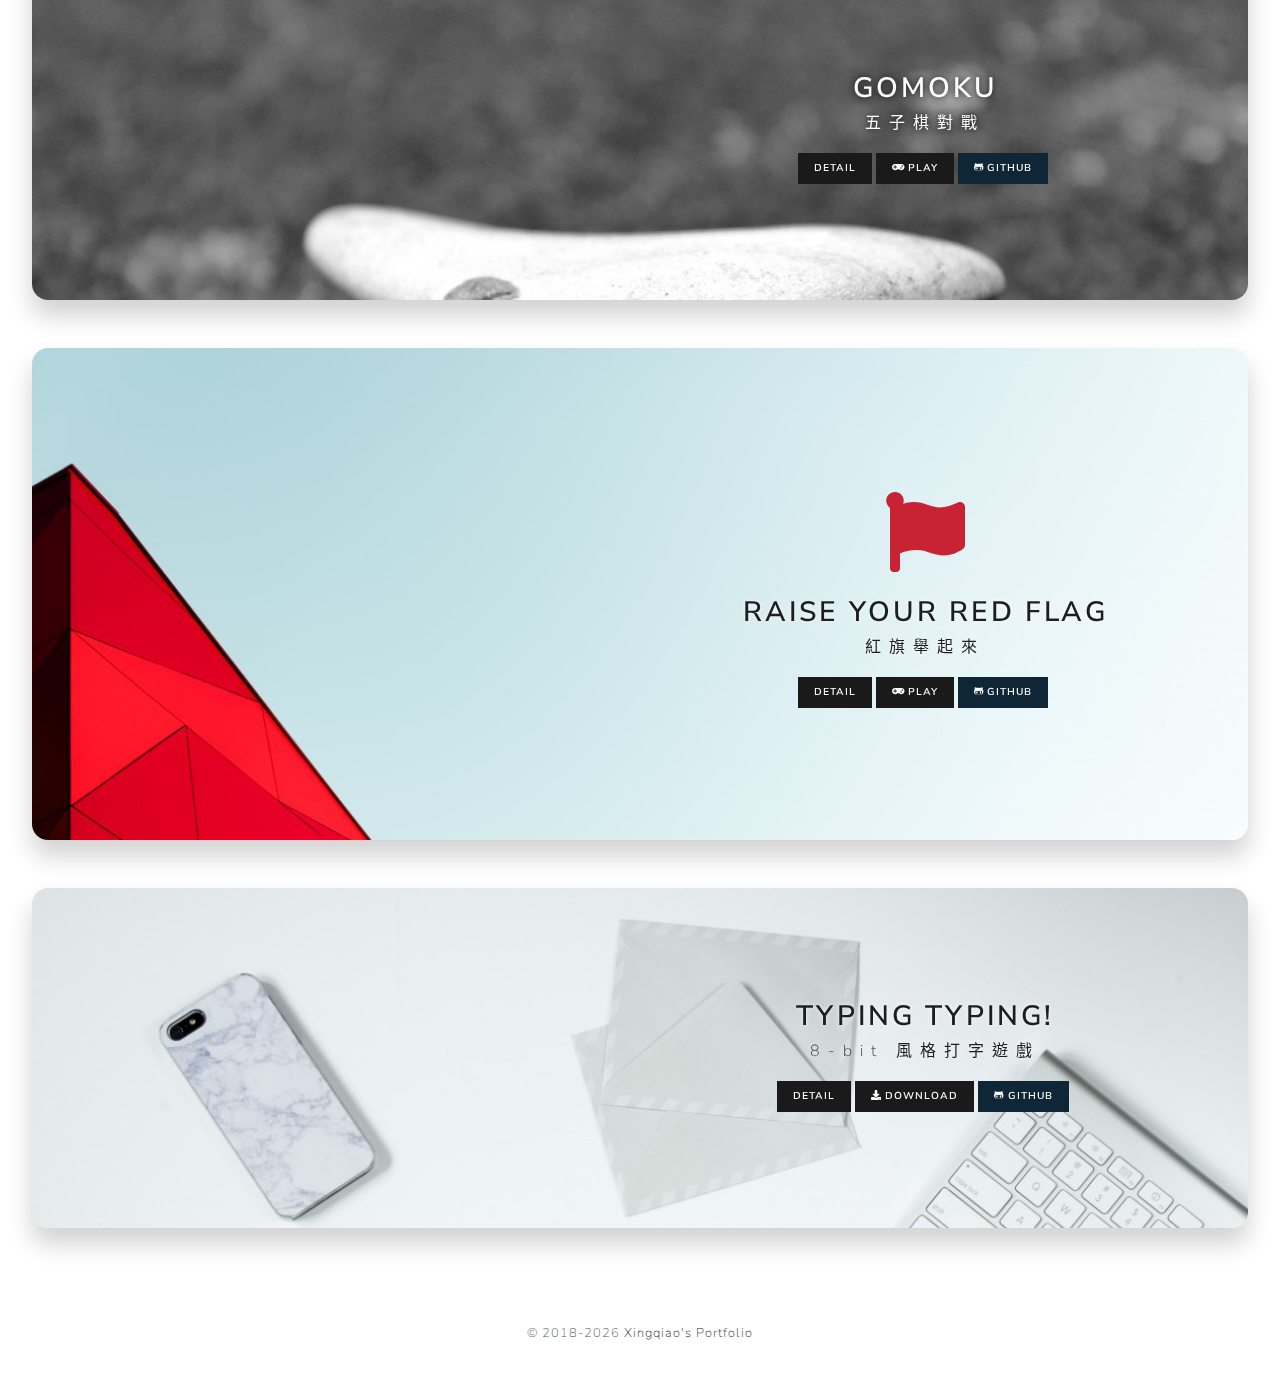
<file: project/boss/index.html>
<!DOCTYPE html><html lang="zh-TW" class=" "><head><meta charset="utf-8"><meta http-equiv="X-UA-Compatible" content="IE=edge"><meta name="viewport" content="width=device-width,initial-scale=1"><style type="text/css">svg:not(:root).svg-inline--fa {
  overflow: visible;
}

.svg-inline--fa {
  display: inline-block;
  font-size: inherit;
  height: 1em;
  overflow: visible;
  vertical-align: -0.125em;
}
.svg-inline--fa.fa-lg {
  vertical-align: -0.225em;
}
.svg-inline--fa.fa-w-1 {
  width: 0.0625em;
}
.svg-inline--fa.fa-w-2 {
  width: 0.125em;
}
.svg-inline--fa.fa-w-3 {
  width: 0.1875em;
}
.svg-inline--fa.fa-w-4 {
  width: 0.25em;
}
.svg-inline--fa.fa-w-5 {
  width: 0.3125em;
}
.svg-inline--fa.fa-w-6 {
  width: 0.375em;
}
.svg-inline--fa.fa-w-7 {
  width: 0.4375em;
}
.svg-inline--fa.fa-w-8 {
  width: 0.5em;
}
.svg-inline--fa.fa-w-9 {
  width: 0.5625em;
}
.svg-inline--fa.fa-w-10 {
  width: 0.625em;
}
.svg-inline--fa.fa-w-11 {
  width: 0.6875em;
}
.svg-inline--fa.fa-w-12 {
  width: 0.75em;
}
.svg-inline--fa.fa-w-13 {
  width: 0.8125em;
}
.svg-inline--fa.fa-w-14 {
  width: 0.875em;
}
.svg-inline--fa.fa-w-15 {
  width: 0.9375em;
}
.svg-inline--fa.fa-w-16 {
  width: 1em;
}
.svg-inline--fa.fa-w-17 {
  width: 1.0625em;
}
.svg-inline--fa.fa-w-18 {
  width: 1.125em;
}
.svg-inline--fa.fa-w-19 {
  width: 1.1875em;
}
.svg-inline--fa.fa-w-20 {
  width: 1.25em;
}
.svg-inline--fa.fa-pull-left {
  margin-right: 0.3em;
  width: auto;
}
.svg-inline--fa.fa-pull-right {
  margin-left: 0.3em;
  width: auto;
}
.svg-inline--fa.fa-border {
  height: 1.5em;
}
.svg-inline--fa.fa-li {
  width: 2em;
}
.svg-inline--fa.fa-fw {
  width: 1.25em;
}

.fa-layers svg.svg-inline--fa {
  bottom: 0;
  left: 0;
  margin: auto;
  position: absolute;
  right: 0;
  top: 0;
}

.fa-layers {
  display: inline-block;
  height: 1em;
  position: relative;
  text-align: center;
  vertical-align: -0.125em;
  width: 1em;
}
.fa-layers svg.svg-inline--fa {
  -webkit-transform-origin: center center;
          transform-origin: center center;
}

.fa-layers-counter, .fa-layers-text {
  display: inline-block;
  position: absolute;
  text-align: center;
}

.fa-layers-text {
  left: 50%;
  top: 50%;
  -webkit-transform: translate(-50%, -50%);
          transform: translate(-50%, -50%);
  -webkit-transform-origin: center center;
          transform-origin: center center;
}

.fa-layers-counter {
  background-color: #ff253a;
  border-radius: 1em;
  -webkit-box-sizing: border-box;
          box-sizing: border-box;
  color: #fff;
  height: 1.5em;
  line-height: 1;
  max-width: 5em;
  min-width: 1.5em;
  overflow: hidden;
  padding: 0.25em;
  right: 0;
  text-overflow: ellipsis;
  top: 0;
  -webkit-transform: scale(0.25);
          transform: scale(0.25);
  -webkit-transform-origin: top right;
          transform-origin: top right;
}

.fa-layers-bottom-right {
  bottom: 0;
  right: 0;
  top: auto;
  -webkit-transform: scale(0.25);
          transform: scale(0.25);
  -webkit-transform-origin: bottom right;
          transform-origin: bottom right;
}

.fa-layers-bottom-left {
  bottom: 0;
  left: 0;
  right: auto;
  top: auto;
  -webkit-transform: scale(0.25);
          transform: scale(0.25);
  -webkit-transform-origin: bottom left;
          transform-origin: bottom left;
}

.fa-layers-top-right {
  right: 0;
  top: 0;
  -webkit-transform: scale(0.25);
          transform: scale(0.25);
  -webkit-transform-origin: top right;
          transform-origin: top right;
}

.fa-layers-top-left {
  left: 0;
  right: auto;
  top: 0;
  -webkit-transform: scale(0.25);
          transform: scale(0.25);
  -webkit-transform-origin: top left;
          transform-origin: top left;
}

.fa-lg {
  font-size: 1.3333333333em;
  line-height: 0.75em;
  vertical-align: -0.0667em;
}

.fa-xs {
  font-size: 0.75em;
}

.fa-sm {
  font-size: 0.875em;
}

.fa-1x {
  font-size: 1em;
}

.fa-2x {
  font-size: 2em;
}

.fa-3x {
  font-size: 3em;
}

.fa-4x {
  font-size: 4em;
}

.fa-5x {
  font-size: 5em;
}

.fa-6x {
  font-size: 6em;
}

.fa-7x {
  font-size: 7em;
}

.fa-8x {
  font-size: 8em;
}

.fa-9x {
  font-size: 9em;
}

.fa-10x {
  font-size: 10em;
}

.fa-fw {
  text-align: center;
  width: 1.25em;
}

.fa-ul {
  list-style-type: none;
  margin-left: 2.5em;
  padding-left: 0;
}
.fa-ul > li {
  position: relative;
}

.fa-li {
  left: -2em;
  position: absolute;
  text-align: center;
  width: 2em;
  line-height: inherit;
}

.fa-border {
  border: solid 0.08em #eee;
  border-radius: 0.1em;
  padding: 0.2em 0.25em 0.15em;
}

.fa-pull-left {
  float: left;
}

.fa-pull-right {
  float: right;
}

.fa.fa-pull-left,
.fas.fa-pull-left,
.far.fa-pull-left,
.fal.fa-pull-left,
.fab.fa-pull-left {
  margin-right: 0.3em;
}
.fa.fa-pull-right,
.fas.fa-pull-right,
.far.fa-pull-right,
.fal.fa-pull-right,
.fab.fa-pull-right {
  margin-left: 0.3em;
}

.fa-spin {
  -webkit-animation: fa-spin 2s infinite linear;
          animation: fa-spin 2s infinite linear;
}

.fa-pulse {
  -webkit-animation: fa-spin 1s infinite steps(8);
          animation: fa-spin 1s infinite steps(8);
}

@-webkit-keyframes fa-spin {
  0% {
    -webkit-transform: rotate(0deg);
            transform: rotate(0deg);
  }
  100% {
    -webkit-transform: rotate(360deg);
            transform: rotate(360deg);
  }
}

@keyframes fa-spin {
  0% {
    -webkit-transform: rotate(0deg);
            transform: rotate(0deg);
  }
  100% {
    -webkit-transform: rotate(360deg);
            transform: rotate(360deg);
  }
}
.fa-rotate-90 {
  -ms-filter: "progid:DXImageTransform.Microsoft.BasicImage(rotation=1)";
  -webkit-transform: rotate(90deg);
          transform: rotate(90deg);
}

.fa-rotate-180 {
  -ms-filter: "progid:DXImageTransform.Microsoft.BasicImage(rotation=2)";
  -webkit-transform: rotate(180deg);
          transform: rotate(180deg);
}

.fa-rotate-270 {
  -ms-filter: "progid:DXImageTransform.Microsoft.BasicImage(rotation=3)";
  -webkit-transform: rotate(270deg);
          transform: rotate(270deg);
}

.fa-flip-horizontal {
  -ms-filter: "progid:DXImageTransform.Microsoft.BasicImage(rotation=0, mirror=1)";
  -webkit-transform: scale(-1, 1);
          transform: scale(-1, 1);
}

.fa-flip-vertical {
  -ms-filter: "progid:DXImageTransform.Microsoft.BasicImage(rotation=2, mirror=1)";
  -webkit-transform: scale(1, -1);
          transform: scale(1, -1);
}

.fa-flip-both, .fa-flip-horizontal.fa-flip-vertical {
  -ms-filter: "progid:DXImageTransform.Microsoft.BasicImage(rotation=2, mirror=1)";
  -webkit-transform: scale(-1, -1);
          transform: scale(-1, -1);
}

:root .fa-rotate-90,
:root .fa-rotate-180,
:root .fa-rotate-270,
:root .fa-flip-horizontal,
:root .fa-flip-vertical,
:root .fa-flip-both {
  -webkit-filter: none;
          filter: none;
}

.fa-stack {
  display: inline-block;
  height: 2em;
  position: relative;
  width: 2.5em;
}

.fa-stack-1x,
.fa-stack-2x {
  bottom: 0;
  left: 0;
  margin: auto;
  position: absolute;
  right: 0;
  top: 0;
}

.svg-inline--fa.fa-stack-1x {
  height: 1em;
  width: 1.25em;
}
.svg-inline--fa.fa-stack-2x {
  height: 2em;
  width: 2.5em;
}

.fa-inverse {
  color: #fff;
}

.sr-only {
  border: 0;
  clip: rect(0, 0, 0, 0);
  height: 1px;
  margin: -1px;
  overflow: hidden;
  padding: 0;
  position: absolute;
  width: 1px;
}

.sr-only-focusable:active, .sr-only-focusable:focus {
  clip: auto;
  height: auto;
  margin: 0;
  overflow: visible;
  position: static;
  width: auto;
}

.svg-inline--fa .fa-primary {
  fill: var(--fa-primary-color, currentColor);
  opacity: 1;
  opacity: var(--fa-primary-opacity, 1);
}

.svg-inline--fa .fa-secondary {
  fill: var(--fa-secondary-color, currentColor);
  opacity: 0.4;
  opacity: var(--fa-secondary-opacity, 0.4);
}

.svg-inline--fa.fa-swap-opacity .fa-primary {
  opacity: 0.4;
  opacity: var(--fa-secondary-opacity, 0.4);
}

.svg-inline--fa.fa-swap-opacity .fa-secondary {
  opacity: 1;
  opacity: var(--fa-primary-opacity, 1);
}

.svg-inline--fa mask .fa-primary,
.svg-inline--fa mask .fa-secondary {
  fill: black;
}

.fad.fa-inverse {
  color: #fff;
}</style><link rel="icon" href="/favicon.png"><link href="https://fonts.googleapis.com/css2?family=Pacifico&amp;display=swap" rel="stylesheet"><title>BOSS 茶店 | Xingqiao's Portfolio</title><link href="/css/chunk-0e061f28.9cca8716.css" rel="prefetch"><link href="/css/chunk-8a133aae.edcfb856.css" rel="prefetch"><link href="/css/chunk-d92e628a.462594b4.css" rel="prefetch"><link href="/css/chunk-e94341a8.2910617e.css" rel="prefetch"><link href="/js/chunk-0e061f28.1eb30f7e.js" rel="prefetch"><link href="/js/chunk-8a133aae.1edb4a6f.js" rel="prefetch"><link href="/js/chunk-d92e628a.03b33343.js" rel="prefetch"><link href="/js/chunk-e94341a8.f6750484.js" rel="prefetch"><link href="/css/app.c518c13a.css" rel="preload" as="style"><link href="/css/chunk-vendors.e36709d6.css" rel="preload" as="style"><link href="/js/app.1f8f7da2.js" rel="preload" as="script"><link href="/js/chunk-vendors.1a8e3ee9.js" rel="preload" as="script"><link href="/css/chunk-vendors.e36709d6.css" rel="stylesheet"><link href="/css/app.c518c13a.css" rel="stylesheet"><link rel="stylesheet" type="text/css" href="/css/chunk-e94341a8.2910617e.css"><script charset="utf-8" src="/js/chunk-e94341a8.f6750484.js"></script><style type="text/css">.medium-zoom-overlay{position:fixed;top:0;right:0;bottom:0;left:0;opacity:0;transition:opacity .3s;will-change:opacity}.medium-zoom--opened .medium-zoom-overlay{cursor:pointer;cursor:zoom-out;opacity:1}.medium-zoom-image{cursor:pointer;cursor:zoom-in;transition:transform .3s cubic-bezier(.2,0,.2,1)!important}.medium-zoom-image--hidden{visibility:hidden}.medium-zoom-image--opened{position:relative;cursor:pointer;cursor:zoom-out;will-change:transform}</style><meta data-vue-meta="ssr" property="og:title" data-vmid="og:title" content=""><meta data-vue-meta="ssr" property="description" data-vmid="description" content="這是一個在線飲料購物系統 (Beverage Online Shop System)，簡稱BOSS，是一個簡單易用，介面時尚清爽的飲料購物平台。本專案後端以PHP語言撰寫，前端以Bootstrap的架構搭配HTML5和CSS3作為基礎進行版型設計。  在此系統中可以根據不同使用者身份，包括顧客、員工..."><meta data-vue-meta="ssr" property="og:description" data-vmid="og:description" content="這是一個在線飲料購物系統 (Beverage Online Shop System)，簡稱BOSS，是一個簡單易用，介面時尚清爽的飲料購物平台。本專案後端以PHP語言撰寫，前端以Bootstrap的架構搭配HTML5和CSS3作為基礎進行版型設計。  在此系統中可以根據不同使用者身份，包括顧客、員工..."><meta data-vue-meta="ssr" property="og:image" data-vmid="og:image" content="/img/boss1.a632a835.png"></head><body><div id="app"><nav data-v-062ee4d6="" id="nav" class="navbar navbar-expand-sm navbar-light" style="top: 0px;"><div data-v-062ee4d6="" class="container-fluid"><a data-v-062ee4d6="" href="/" class="navbar-brand active"><img data-v-062ee4d6="" src="[data-uri]" alt="Logo" class="img-fluid"></a><button data-v-062ee4d6="" type="button" data-toggle="collapse" data-target="#navbarContent" class="navbar-toggler collapsed" aria-expanded="false"><svg data-v-062ee4d6="" aria-hidden="true" focusable="false" data-prefix="fas" data-icon="bars" role="img" xmlns="http://www.w3.org/2000/svg" viewBox="0 0 448 512" class="svg-inline--fa fa-bars fa-w-14"><path data-v-062ee4d6="" fill="currentColor" d="M16 132h416c8.837 0 16-7.163 16-16V76c0-8.837-7.163-16-16-16H16C7.163 60 0 67.163 0 76v40c0 8.837 7.163 16 16 16zm0 160h416c8.837 0 16-7.163 16-16v-40c0-8.837-7.163-16-16-16H16c-8.837 0-16 7.163-16 16v40c0 8.837 7.163 16 16 16zm0 160h416c8.837 0 16-7.163 16-16v-40c0-8.837-7.163-16-16-16H16c-8.837 0-16 7.163-16 16v40c0 8.837 7.163 16 16 16z" class=""></path></svg></button><div data-v-062ee4d6="" id="navbarContent" class="collapse navbar-collapse"><ul data-v-062ee4d6="" class="navbar-nav mr-auto"><li data-v-062ee4d6="" class="nav-item dropdown"><a data-v-062ee4d6="" href="#" data-toggle="dropdown" class="nav-link dropdown-toggle active">Projects</a><div data-v-062ee4d6="" class="dropdown-menu"><h6 data-v-062ee4d6="" class="dropdown-header text-ngsek">Website</h6><a data-v-062ee4d6="" href="/project/mcip" class="dropdown-item">MCIP Official Website</a><a data-v-062ee4d6="" href="/project/mcip-cms" class="dropdown-item">MCIP CMS</a><a data-v-062ee4d6="" href="/project/emo" class="dropdown-item">EM Optimization Lab</a><a data-v-062ee4d6="" href="/project/realtime" class="dropdown-item">Realtime Monitor</a><a data-v-062ee4d6="" href="/project/boss" class="dropdown-item router-link-exact-active active" aria-current="page">BOSS</a><div data-v-062ee4d6="" class="dropdown-divider"></div><h6 data-v-062ee4d6="" class="dropdown-header text-ngsek">Game</h6><a data-v-062ee4d6="" href="/project/gomoku" class="dropdown-item">Gomoku</a><a data-v-062ee4d6="" href="/project/flag" class="dropdown-item">Raise Your Red Flag</a><a data-v-062ee4d6="" href="/project/typingtyping" class="dropdown-item">Typing Typing!</a><!----></div></li><li data-v-062ee4d6="" class="nav-item"><a data-v-062ee4d6="" href="/about" class="nav-link">About</a></li><li data-v-062ee4d6="" class="nav-item"><a data-v-062ee4d6="" href="https://github.com/ngseke" target="_blank" class="nav-link"><svg data-v-062ee4d6="" aria-hidden="true" focusable="false" data-prefix="fab" data-icon="github" role="img" xmlns="http://www.w3.org/2000/svg" viewBox="0 0 496 512" class="mr-1 svg-inline--fa fa-github fa-w-16"><path data-v-062ee4d6="" fill="currentColor" d="M165.9 397.4c0 2-2.3 3.6-5.2 3.6-3.3.3-5.6-1.3-5.6-3.6 0-2 2.3-3.6 5.2-3.6 3-.3 5.6 1.3 5.6 3.6zm-31.1-4.5c-.7 2 1.3 4.3 4.3 4.9 2.6 1 5.6 0 6.2-2s-1.3-4.3-4.3-5.2c-2.6-.7-5.5.3-6.2 2.3zm44.2-1.7c-2.9.7-4.9 2.6-4.6 4.9.3 2 2.9 3.3 5.9 2.6 2.9-.7 4.9-2.6 4.6-4.6-.3-1.9-3-3.2-5.9-2.9zM244.8 8C106.1 8 0 113.3 0 252c0 110.9 69.8 205.8 169.5 239.2 12.8 2.3 17.3-5.6 17.3-12.1 0-6.2-.3-40.4-.3-61.4 0 0-70 15-84.7-29.8 0 0-11.4-29.1-27.8-36.6 0 0-22.9-15.7 1.6-15.4 0 0 24.9 2 38.6 25.8 21.9 38.6 58.6 27.5 72.9 20.9 2.3-16 8.8-27.1 16-33.7-55.9-6.2-112.3-14.3-112.3-110.5 0-27.5 7.6-41.3 23.6-58.9-2.6-6.5-11.1-33.3 2.6-67.9 20.9-6.5 69 27 69 27 20-5.6 41.5-8.5 62.8-8.5s42.8 2.9 62.8 8.5c0 0 48.1-33.6 69-27 13.7 34.7 5.2 61.4 2.6 67.9 16 17.7 25.8 31.5 25.8 58.9 0 96.5-58.9 104.2-114.8 110.5 9.2 7.9 17 22.9 17 46.4 0 33.7-.3 75.4-.3 83.6 0 6.5 4.6 14.4 17.3 12.1C428.2 457.8 496 362.9 496 252 496 113.3 383.5 8 244.8 8zM97.2 352.9c-1.3 1-1 3.3.7 5.2 1.6 1.6 3.9 2.3 5.2 1 1.3-1 1-3.3-.7-5.2-1.6-1.6-3.9-2.3-5.2-1zm-10.8-8.1c-.7 1.3.3 2.9 2.3 3.9 1.6 1 3.6.7 4.3-.7.7-1.3-.3-2.9-2.3-3.9-2-.6-3.6-.3-4.3.7zm32.4 35.6c-1.6 1.3-1 4.3 1.3 6.2 2.3 2.3 5.2 2.6 6.5 1 1.3-1.3.7-4.3-1.3-6.2-2.2-2.3-5.2-2.6-6.5-1zm-11.4-14.7c-1.6 1-1.6 3.6 0 5.9 1.6 2.3 4.3 3.3 5.6 2.3 1.6-1.3 1.6-3.9 0-6.2-1.4-2.3-4-3.3-5.6-2z" class=""></path></svg>GitHub</a></li></ul></div></div></nav><main data-v-34c4874e=""><div data-v-34c4874e="" class="container"><div data-v-34c4874e="" class="row justify-content-center"><div data-v-34c4874e="" class="col-12 col-lg-9"><article data-v-34c4874e=""><h1 id="boss-茶店">BOSS 茶店</h1> <h6 id="nov-2017---jan-2018">Nov, 2017 - Jan, 2018</h6> <hr> <p>這是一個在線飲料購物系統 (Beverage Online Shop System)，簡稱BOSS，是一個簡單易用，介面時尚清爽的飲料購物平台。本專案後端以PHP語言撰寫，前端以Bootstrap的架構搭配HTML5和CSS3作為基礎進行版型設計。</p> <p><img src="/img/boss1.a632a835.png" alt="" class="medium-zoom-image"></p> <p>在此系統中可以根據不同使用者身份，包括顧客、員工及管理員，提供各種不同的操作功能。 我們提供簡單直覺易懂的操作界面，讓顧客可以瀏覽本店所有商品、根據分類或搜尋條件取得商品資訊、對於產品及訂單進行打分或評論、查看。 員工可以上下架商品、管理商品之庫存及資訊、查看當前所有訂單資訊。管理者可以新增移除或修改會員資訊。</p> <h2 id="介面">介面</h2> <p><figure><img src="/img/boss2.b21a4805.png" alt="隨機展示熱銷商品" class="medium-zoom-image"><figcaption>隨機展示熱銷商品</figcaption></figure> <figure><img src="/img/boss3.38c171d6.png" alt="顯示當前優惠活動" class="medium-zoom-image"><figcaption>顯示當前優惠活動</figcaption></figure> <figure><img src="/img/boss4.f51ad865.png" alt="商品列表" class="medium-zoom-image"><figcaption>商品列表</figcaption></figure> <figure><img src="/img/boss5.a1cd5861.png" alt="商品詳情頁面" class="medium-zoom-image"><figcaption>商品詳情頁面</figcaption></figure></p> <h2 id="demo">Demo</h2> <p><a href="http://boss.ngseke.me/">http://boss.ngseke.me/</a></p> <iframe src="https://ghbtns.com/github-btn.html?user=ngseke&amp;repo=boss&amp;type=star&amp;count=false" frameborder="0" scrolling="0" width="150" height="20" title="Star twbs/bootstrap on GitHub"></iframe></article></div></div></div></main><footer data-v-0e5b7c5b="" class="footer"><div data-v-0e5b7c5b="" class="container">© 2018-2021 <a data-v-0e5b7c5b="" href="/" class="active">Xingqiao's Portfolio</a></div></footer></div><script src="/js/chunk-vendors.1a8e3ee9.js"></script><script src="/js/app.1f8f7da2.js"></script></body></html>
</file>
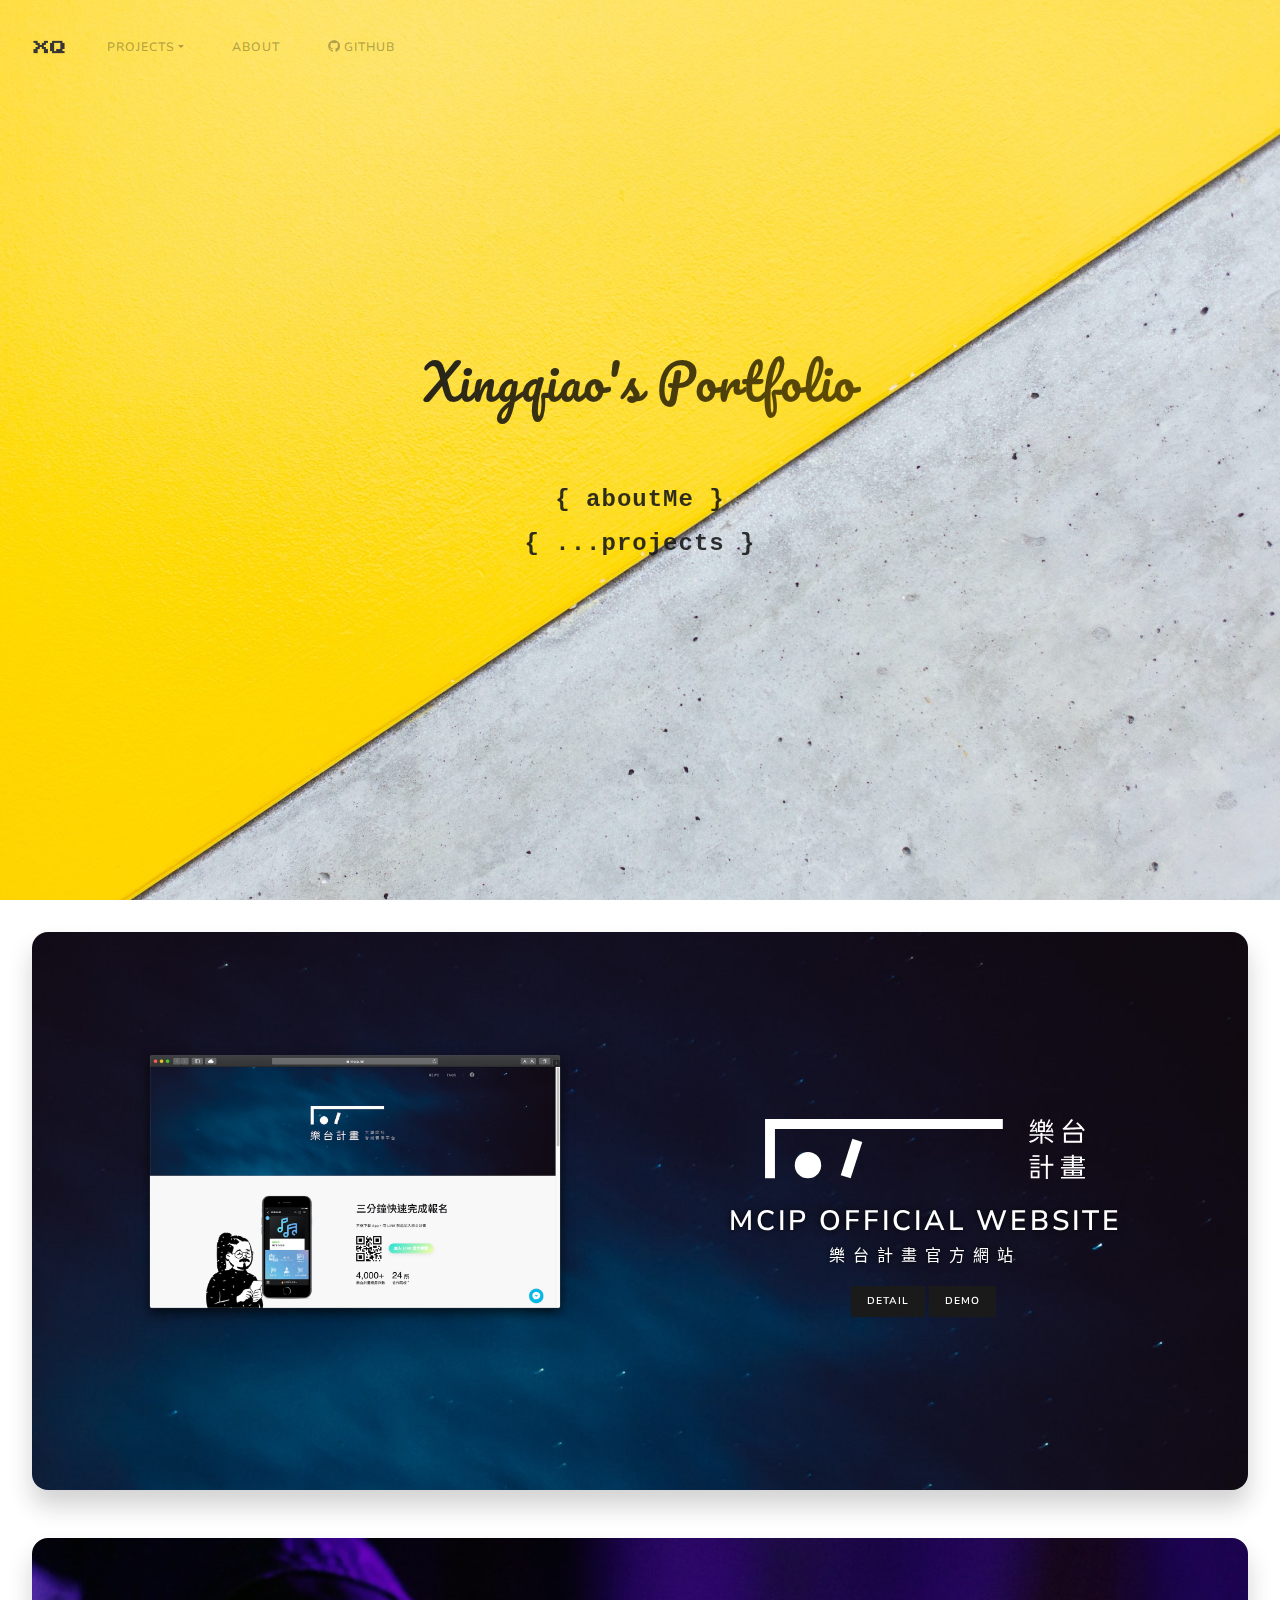
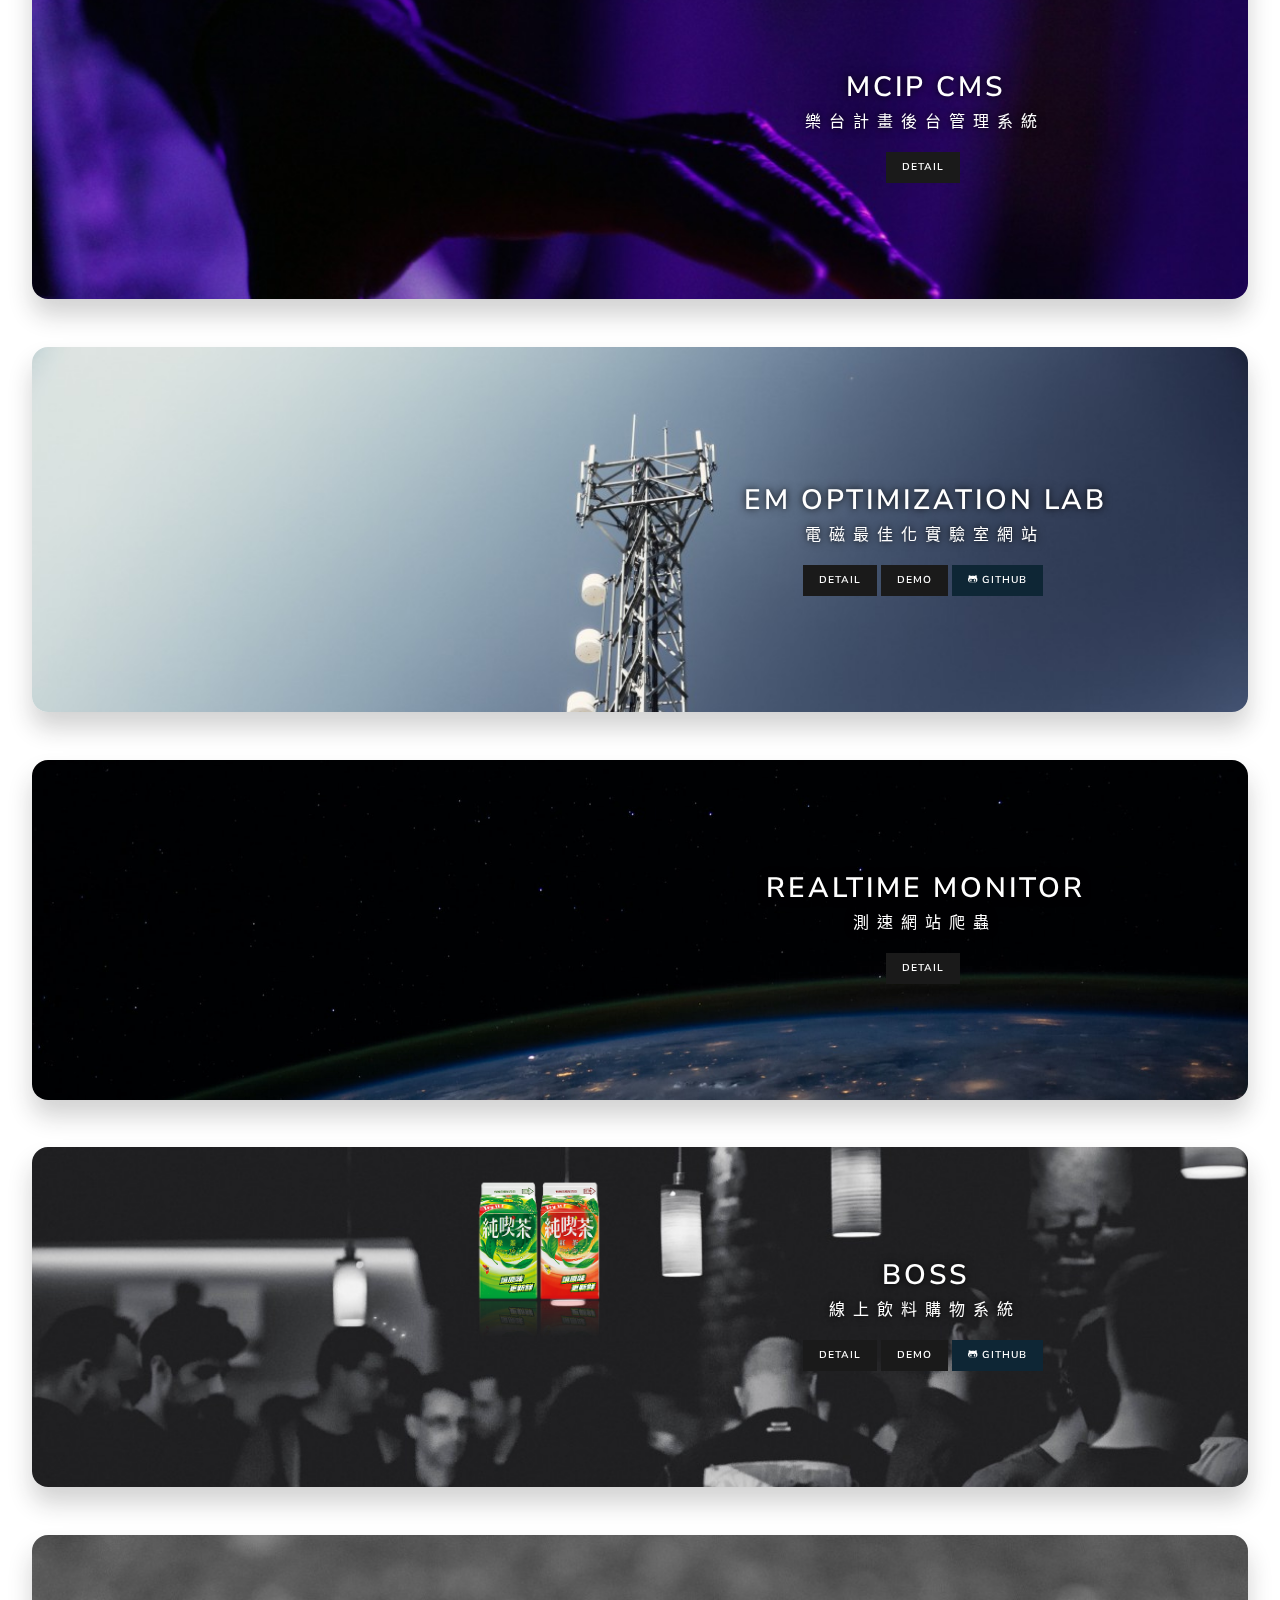
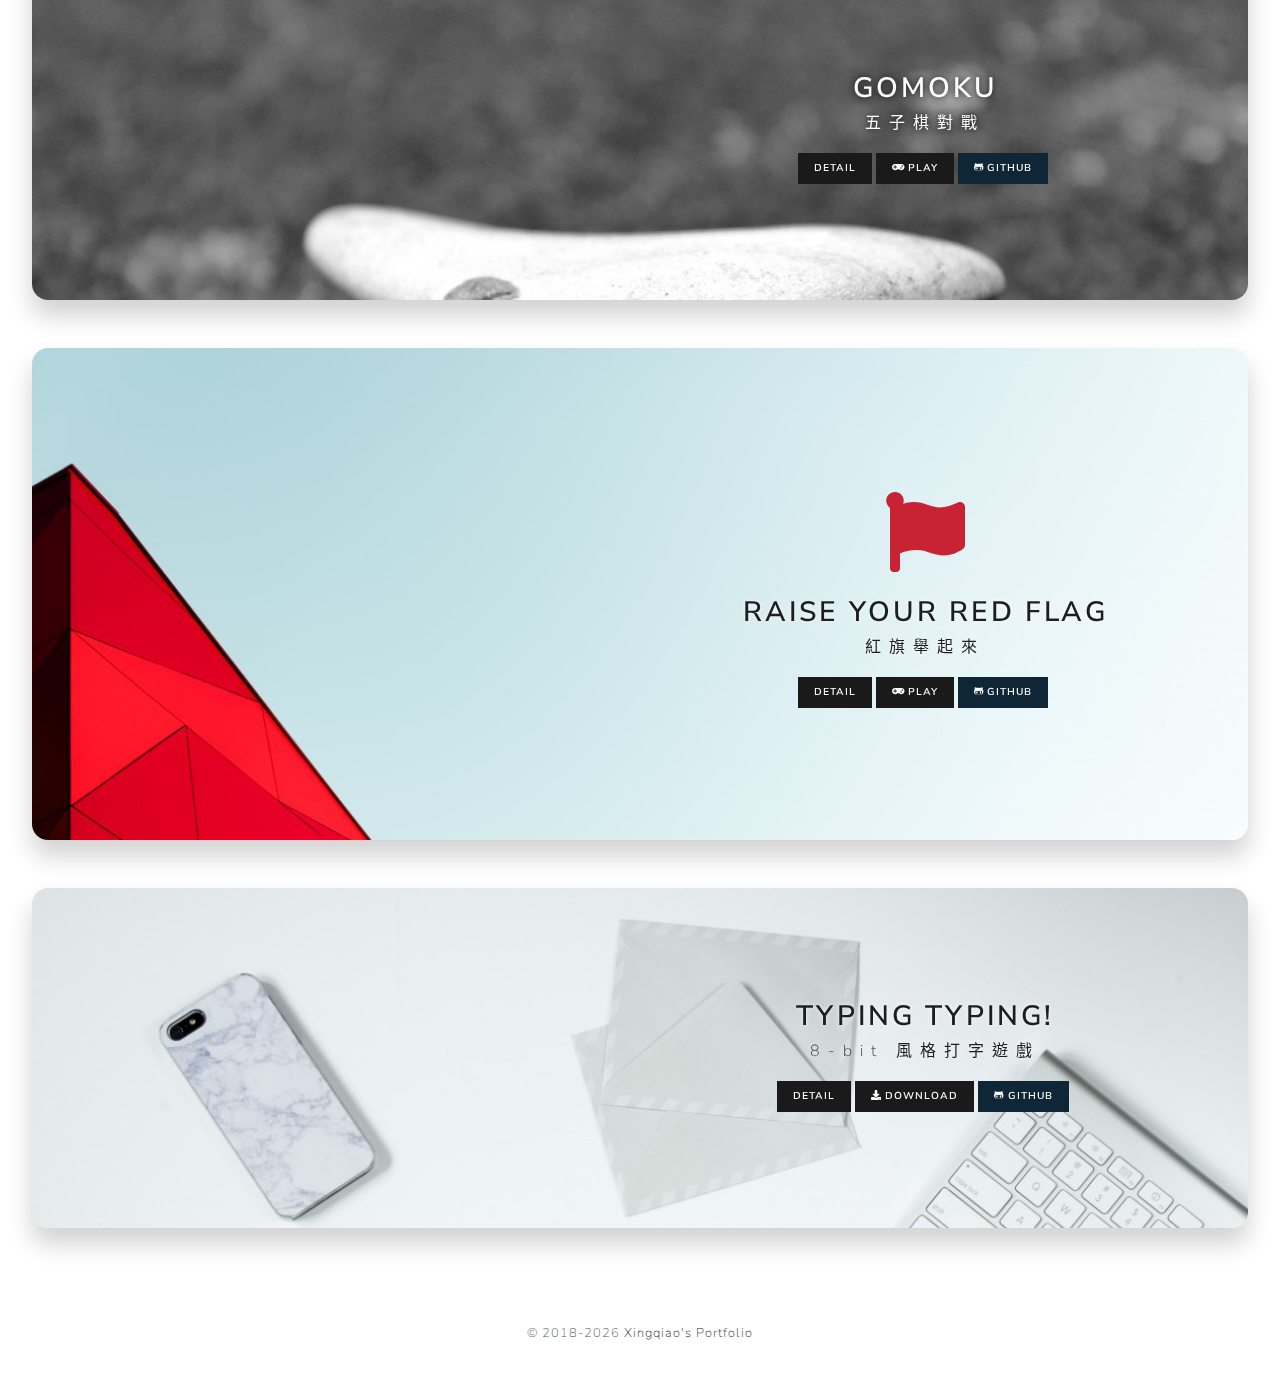
<file: project/camp2017/index.html>
<!DOCTYPE html><html lang="zh-TW" class=" "><head><meta charset="utf-8"><meta http-equiv="X-UA-Compatible" content="IE=edge"><meta name="viewport" content="width=device-width,initial-scale=1"><style type="text/css">svg:not(:root).svg-inline--fa {
  overflow: visible;
}

.svg-inline--fa {
  display: inline-block;
  font-size: inherit;
  height: 1em;
  overflow: visible;
  vertical-align: -0.125em;
}
.svg-inline--fa.fa-lg {
  vertical-align: -0.225em;
}
.svg-inline--fa.fa-w-1 {
  width: 0.0625em;
}
.svg-inline--fa.fa-w-2 {
  width: 0.125em;
}
.svg-inline--fa.fa-w-3 {
  width: 0.1875em;
}
.svg-inline--fa.fa-w-4 {
  width: 0.25em;
}
.svg-inline--fa.fa-w-5 {
  width: 0.3125em;
}
.svg-inline--fa.fa-w-6 {
  width: 0.375em;
}
.svg-inline--fa.fa-w-7 {
  width: 0.4375em;
}
.svg-inline--fa.fa-w-8 {
  width: 0.5em;
}
.svg-inline--fa.fa-w-9 {
  width: 0.5625em;
}
.svg-inline--fa.fa-w-10 {
  width: 0.625em;
}
.svg-inline--fa.fa-w-11 {
  width: 0.6875em;
}
.svg-inline--fa.fa-w-12 {
  width: 0.75em;
}
.svg-inline--fa.fa-w-13 {
  width: 0.8125em;
}
.svg-inline--fa.fa-w-14 {
  width: 0.875em;
}
.svg-inline--fa.fa-w-15 {
  width: 0.9375em;
}
.svg-inline--fa.fa-w-16 {
  width: 1em;
}
.svg-inline--fa.fa-w-17 {
  width: 1.0625em;
}
.svg-inline--fa.fa-w-18 {
  width: 1.125em;
}
.svg-inline--fa.fa-w-19 {
  width: 1.1875em;
}
.svg-inline--fa.fa-w-20 {
  width: 1.25em;
}
.svg-inline--fa.fa-pull-left {
  margin-right: 0.3em;
  width: auto;
}
.svg-inline--fa.fa-pull-right {
  margin-left: 0.3em;
  width: auto;
}
.svg-inline--fa.fa-border {
  height: 1.5em;
}
.svg-inline--fa.fa-li {
  width: 2em;
}
.svg-inline--fa.fa-fw {
  width: 1.25em;
}

.fa-layers svg.svg-inline--fa {
  bottom: 0;
  left: 0;
  margin: auto;
  position: absolute;
  right: 0;
  top: 0;
}

.fa-layers {
  display: inline-block;
  height: 1em;
  position: relative;
  text-align: center;
  vertical-align: -0.125em;
  width: 1em;
}
.fa-layers svg.svg-inline--fa {
  -webkit-transform-origin: center center;
          transform-origin: center center;
}

.fa-layers-counter, .fa-layers-text {
  display: inline-block;
  position: absolute;
  text-align: center;
}

.fa-layers-text {
  left: 50%;
  top: 50%;
  -webkit-transform: translate(-50%, -50%);
          transform: translate(-50%, -50%);
  -webkit-transform-origin: center center;
          transform-origin: center center;
}

.fa-layers-counter {
  background-color: #ff253a;
  border-radius: 1em;
  -webkit-box-sizing: border-box;
          box-sizing: border-box;
  color: #fff;
  height: 1.5em;
  line-height: 1;
  max-width: 5em;
  min-width: 1.5em;
  overflow: hidden;
  padding: 0.25em;
  right: 0;
  text-overflow: ellipsis;
  top: 0;
  -webkit-transform: scale(0.25);
          transform: scale(0.25);
  -webkit-transform-origin: top right;
          transform-origin: top right;
}

.fa-layers-bottom-right {
  bottom: 0;
  right: 0;
  top: auto;
  -webkit-transform: scale(0.25);
          transform: scale(0.25);
  -webkit-transform-origin: bottom right;
          transform-origin: bottom right;
}

.fa-layers-bottom-left {
  bottom: 0;
  left: 0;
  right: auto;
  top: auto;
  -webkit-transform: scale(0.25);
          transform: scale(0.25);
  -webkit-transform-origin: bottom left;
          transform-origin: bottom left;
}

.fa-layers-top-right {
  right: 0;
  top: 0;
  -webkit-transform: scale(0.25);
          transform: scale(0.25);
  -webkit-transform-origin: top right;
          transform-origin: top right;
}

.fa-layers-top-left {
  left: 0;
  right: auto;
  top: 0;
  -webkit-transform: scale(0.25);
          transform: scale(0.25);
  -webkit-transform-origin: top left;
          transform-origin: top left;
}

.fa-lg {
  font-size: 1.3333333333em;
  line-height: 0.75em;
  vertical-align: -0.0667em;
}

.fa-xs {
  font-size: 0.75em;
}

.fa-sm {
  font-size: 0.875em;
}

.fa-1x {
  font-size: 1em;
}

.fa-2x {
  font-size: 2em;
}

.fa-3x {
  font-size: 3em;
}

.fa-4x {
  font-size: 4em;
}

.fa-5x {
  font-size: 5em;
}

.fa-6x {
  font-size: 6em;
}

.fa-7x {
  font-size: 7em;
}

.fa-8x {
  font-size: 8em;
}

.fa-9x {
  font-size: 9em;
}

.fa-10x {
  font-size: 10em;
}

.fa-fw {
  text-align: center;
  width: 1.25em;
}

.fa-ul {
  list-style-type: none;
  margin-left: 2.5em;
  padding-left: 0;
}
.fa-ul > li {
  position: relative;
}

.fa-li {
  left: -2em;
  position: absolute;
  text-align: center;
  width: 2em;
  line-height: inherit;
}

.fa-border {
  border: solid 0.08em #eee;
  border-radius: 0.1em;
  padding: 0.2em 0.25em 0.15em;
}

.fa-pull-left {
  float: left;
}

.fa-pull-right {
  float: right;
}

.fa.fa-pull-left,
.fas.fa-pull-left,
.far.fa-pull-left,
.fal.fa-pull-left,
.fab.fa-pull-left {
  margin-right: 0.3em;
}
.fa.fa-pull-right,
.fas.fa-pull-right,
.far.fa-pull-right,
.fal.fa-pull-right,
.fab.fa-pull-right {
  margin-left: 0.3em;
}

.fa-spin {
  -webkit-animation: fa-spin 2s infinite linear;
          animation: fa-spin 2s infinite linear;
}

.fa-pulse {
  -webkit-animation: fa-spin 1s infinite steps(8);
          animation: fa-spin 1s infinite steps(8);
}

@-webkit-keyframes fa-spin {
  0% {
    -webkit-transform: rotate(0deg);
            transform: rotate(0deg);
  }
  100% {
    -webkit-transform: rotate(360deg);
            transform: rotate(360deg);
  }
}

@keyframes fa-spin {
  0% {
    -webkit-transform: rotate(0deg);
            transform: rotate(0deg);
  }
  100% {
    -webkit-transform: rotate(360deg);
            transform: rotate(360deg);
  }
}
.fa-rotate-90 {
  -ms-filter: "progid:DXImageTransform.Microsoft.BasicImage(rotation=1)";
  -webkit-transform: rotate(90deg);
          transform: rotate(90deg);
}

.fa-rotate-180 {
  -ms-filter: "progid:DXImageTransform.Microsoft.BasicImage(rotation=2)";
  -webkit-transform: rotate(180deg);
          transform: rotate(180deg);
}

.fa-rotate-270 {
  -ms-filter: "progid:DXImageTransform.Microsoft.BasicImage(rotation=3)";
  -webkit-transform: rotate(270deg);
          transform: rotate(270deg);
}

.fa-flip-horizontal {
  -ms-filter: "progid:DXImageTransform.Microsoft.BasicImage(rotation=0, mirror=1)";
  -webkit-transform: scale(-1, 1);
          transform: scale(-1, 1);
}

.fa-flip-vertical {
  -ms-filter: "progid:DXImageTransform.Microsoft.BasicImage(rotation=2, mirror=1)";
  -webkit-transform: scale(1, -1);
          transform: scale(1, -1);
}

.fa-flip-both, .fa-flip-horizontal.fa-flip-vertical {
  -ms-filter: "progid:DXImageTransform.Microsoft.BasicImage(rotation=2, mirror=1)";
  -webkit-transform: scale(-1, -1);
          transform: scale(-1, -1);
}

:root .fa-rotate-90,
:root .fa-rotate-180,
:root .fa-rotate-270,
:root .fa-flip-horizontal,
:root .fa-flip-vertical,
:root .fa-flip-both {
  -webkit-filter: none;
          filter: none;
}

.fa-stack {
  display: inline-block;
  height: 2em;
  position: relative;
  width: 2.5em;
}

.fa-stack-1x,
.fa-stack-2x {
  bottom: 0;
  left: 0;
  margin: auto;
  position: absolute;
  right: 0;
  top: 0;
}

.svg-inline--fa.fa-stack-1x {
  height: 1em;
  width: 1.25em;
}
.svg-inline--fa.fa-stack-2x {
  height: 2em;
  width: 2.5em;
}

.fa-inverse {
  color: #fff;
}

.sr-only {
  border: 0;
  clip: rect(0, 0, 0, 0);
  height: 1px;
  margin: -1px;
  overflow: hidden;
  padding: 0;
  position: absolute;
  width: 1px;
}

.sr-only-focusable:active, .sr-only-focusable:focus {
  clip: auto;
  height: auto;
  margin: 0;
  overflow: visible;
  position: static;
  width: auto;
}

.svg-inline--fa .fa-primary {
  fill: var(--fa-primary-color, currentColor);
  opacity: 1;
  opacity: var(--fa-primary-opacity, 1);
}

.svg-inline--fa .fa-secondary {
  fill: var(--fa-secondary-color, currentColor);
  opacity: 0.4;
  opacity: var(--fa-secondary-opacity, 0.4);
}

.svg-inline--fa.fa-swap-opacity .fa-primary {
  opacity: 0.4;
  opacity: var(--fa-secondary-opacity, 0.4);
}

.svg-inline--fa.fa-swap-opacity .fa-secondary {
  opacity: 1;
  opacity: var(--fa-primary-opacity, 1);
}

.svg-inline--fa mask .fa-primary,
.svg-inline--fa mask .fa-secondary {
  fill: black;
}

.fad.fa-inverse {
  color: #fff;
}</style><link rel="icon" href="/favicon.png"><link href="https://fonts.googleapis.com/css2?family=Pacifico&amp;display=swap" rel="stylesheet"><title>會炒不加辣 果資不加糖 | Xingqiao's Portfolio</title><link href="/css/chunk-0e061f28.9cca8716.css" rel="prefetch"><link href="/css/chunk-8a133aae.edcfb856.css" rel="prefetch"><link href="/css/chunk-d92e628a.462594b4.css" rel="prefetch"><link href="/css/chunk-e94341a8.2910617e.css" rel="prefetch"><link href="/js/chunk-0e061f28.1eb30f7e.js" rel="prefetch"><link href="/js/chunk-8a133aae.1edb4a6f.js" rel="prefetch"><link href="/js/chunk-d92e628a.03b33343.js" rel="prefetch"><link href="/js/chunk-e94341a8.f6750484.js" rel="prefetch"><link href="/css/app.c518c13a.css" rel="preload" as="style"><link href="/css/chunk-vendors.e36709d6.css" rel="preload" as="style"><link href="/js/app.1f8f7da2.js" rel="preload" as="script"><link href="/js/chunk-vendors.1a8e3ee9.js" rel="preload" as="script"><link href="/css/chunk-vendors.e36709d6.css" rel="stylesheet"><link href="/css/app.c518c13a.css" rel="stylesheet"><link rel="stylesheet" type="text/css" href="/css/chunk-e94341a8.2910617e.css"><script charset="utf-8" src="/js/chunk-e94341a8.f6750484.js"></script><style type="text/css">.medium-zoom-overlay{position:fixed;top:0;right:0;bottom:0;left:0;opacity:0;transition:opacity .3s;will-change:opacity}.medium-zoom--opened .medium-zoom-overlay{cursor:pointer;cursor:zoom-out;opacity:1}.medium-zoom-image{cursor:pointer;cursor:zoom-in;transition:transform .3s cubic-bezier(.2,0,.2,1)!important}.medium-zoom-image--hidden{visibility:hidden}.medium-zoom-image--opened{position:relative;cursor:pointer;cursor:zoom-out;will-change:transform}</style><meta data-vue-meta="ssr" property="og:title" data-vmid="og:title" content=""><meta data-vue-meta="ssr" property="description" data-vmid="description" content="2017 年秋季北科資工和北商會資聯合舉辦的迎新活動。 Logo 圖標由上至下由左至右分別代表快炒鍋、辣椒、果汁和方糖。     名牌   T-SHIRT   Facebook 粉專      Facebook 大頭貼 工人宣傳期換成相同大頭貼，另有無頭版本可自由定制。      小手冊      ..."><meta data-vue-meta="ssr" property="og:description" data-vmid="og:description" content="2017 年秋季北科資工和北商會資聯合舉辦的迎新活動。 Logo 圖標由上至下由左至右分別代表快炒鍋、辣椒、果汁和方糖。     名牌   T-SHIRT   Facebook 粉專      Facebook 大頭貼 工人宣傳期換成相同大頭貼，另有無頭版本可自由定制。      小手冊      ..."><meta data-vue-meta="ssr" property="og:image" data-vmid="og:image" content="/img/logo_fb.0b9828b4.png"></head><body><div id="app"><nav data-v-062ee4d6="" id="nav" class="navbar navbar-expand-sm navbar-light" style="top: 0px;"><div data-v-062ee4d6="" class="container-fluid"><a data-v-062ee4d6="" href="/" class="navbar-brand active"><img data-v-062ee4d6="" src="[data-uri]" alt="Logo" class="img-fluid"></a><button data-v-062ee4d6="" type="button" data-toggle="collapse" data-target="#navbarContent" class="navbar-toggler collapsed" aria-expanded="false"><svg data-v-062ee4d6="" aria-hidden="true" focusable="false" data-prefix="fas" data-icon="bars" role="img" xmlns="http://www.w3.org/2000/svg" viewBox="0 0 448 512" class="svg-inline--fa fa-bars fa-w-14"><path data-v-062ee4d6="" fill="currentColor" d="M16 132h416c8.837 0 16-7.163 16-16V76c0-8.837-7.163-16-16-16H16C7.163 60 0 67.163 0 76v40c0 8.837 7.163 16 16 16zm0 160h416c8.837 0 16-7.163 16-16v-40c0-8.837-7.163-16-16-16H16c-8.837 0-16 7.163-16 16v40c0 8.837 7.163 16 16 16zm0 160h416c8.837 0 16-7.163 16-16v-40c0-8.837-7.163-16-16-16H16c-8.837 0-16 7.163-16 16v40c0 8.837 7.163 16 16 16z" class=""></path></svg></button><div data-v-062ee4d6="" id="navbarContent" class="collapse navbar-collapse"><ul data-v-062ee4d6="" class="navbar-nav mr-auto"><li data-v-062ee4d6="" class="nav-item dropdown"><a data-v-062ee4d6="" href="#" data-toggle="dropdown" class="nav-link dropdown-toggle active">Projects</a><div data-v-062ee4d6="" class="dropdown-menu"><h6 data-v-062ee4d6="" class="dropdown-header text-ngsek">Website</h6><a data-v-062ee4d6="" href="/project/mcip" class="dropdown-item">MCIP Official Website</a><a data-v-062ee4d6="" href="/project/mcip-cms" class="dropdown-item">MCIP CMS</a><a data-v-062ee4d6="" href="/project/emo" class="dropdown-item">EM Optimization Lab</a><a data-v-062ee4d6="" href="/project/realtime" class="dropdown-item">Realtime Monitor</a><a data-v-062ee4d6="" href="/project/boss" class="dropdown-item">BOSS</a><div data-v-062ee4d6="" class="dropdown-divider"></div><h6 data-v-062ee4d6="" class="dropdown-header text-ngsek">Game</h6><a data-v-062ee4d6="" href="/project/gomoku" class="dropdown-item">Gomoku</a><a data-v-062ee4d6="" href="/project/flag" class="dropdown-item">Raise Your Red Flag</a><a data-v-062ee4d6="" href="/project/typingtyping" class="dropdown-item">Typing Typing!</a><!----></div></li><li data-v-062ee4d6="" class="nav-item"><a data-v-062ee4d6="" href="/about" class="nav-link">About</a></li><li data-v-062ee4d6="" class="nav-item"><a data-v-062ee4d6="" href="https://github.com/ngseke" target="_blank" class="nav-link"><svg data-v-062ee4d6="" aria-hidden="true" focusable="false" data-prefix="fab" data-icon="github" role="img" xmlns="http://www.w3.org/2000/svg" viewBox="0 0 496 512" class="mr-1 svg-inline--fa fa-github fa-w-16"><path data-v-062ee4d6="" fill="currentColor" d="M165.9 397.4c0 2-2.3 3.6-5.2 3.6-3.3.3-5.6-1.3-5.6-3.6 0-2 2.3-3.6 5.2-3.6 3-.3 5.6 1.3 5.6 3.6zm-31.1-4.5c-.7 2 1.3 4.3 4.3 4.9 2.6 1 5.6 0 6.2-2s-1.3-4.3-4.3-5.2c-2.6-.7-5.5.3-6.2 2.3zm44.2-1.7c-2.9.7-4.9 2.6-4.6 4.9.3 2 2.9 3.3 5.9 2.6 2.9-.7 4.9-2.6 4.6-4.6-.3-1.9-3-3.2-5.9-2.9zM244.8 8C106.1 8 0 113.3 0 252c0 110.9 69.8 205.8 169.5 239.2 12.8 2.3 17.3-5.6 17.3-12.1 0-6.2-.3-40.4-.3-61.4 0 0-70 15-84.7-29.8 0 0-11.4-29.1-27.8-36.6 0 0-22.9-15.7 1.6-15.4 0 0 24.9 2 38.6 25.8 21.9 38.6 58.6 27.5 72.9 20.9 2.3-16 8.8-27.1 16-33.7-55.9-6.2-112.3-14.3-112.3-110.5 0-27.5 7.6-41.3 23.6-58.9-2.6-6.5-11.1-33.3 2.6-67.9 20.9-6.5 69 27 69 27 20-5.6 41.5-8.5 62.8-8.5s42.8 2.9 62.8 8.5c0 0 48.1-33.6 69-27 13.7 34.7 5.2 61.4 2.6 67.9 16 17.7 25.8 31.5 25.8 58.9 0 96.5-58.9 104.2-114.8 110.5 9.2 7.9 17 22.9 17 46.4 0 33.7-.3 75.4-.3 83.6 0 6.5 4.6 14.4 17.3 12.1C428.2 457.8 496 362.9 496 252 496 113.3 383.5 8 244.8 8zM97.2 352.9c-1.3 1-1 3.3.7 5.2 1.6 1.6 3.9 2.3 5.2 1 1.3-1 1-3.3-.7-5.2-1.6-1.6-3.9-2.3-5.2-1zm-10.8-8.1c-.7 1.3.3 2.9 2.3 3.9 1.6 1 3.6.7 4.3-.7.7-1.3-.3-2.9-2.3-3.9-2-.6-3.6-.3-4.3.7zm32.4 35.6c-1.6 1.3-1 4.3 1.3 6.2 2.3 2.3 5.2 2.6 6.5 1 1.3-1.3.7-4.3-1.3-6.2-2.2-2.3-5.2-2.6-6.5-1zm-11.4-14.7c-1.6 1-1.6 3.6 0 5.9 1.6 2.3 4.3 3.3 5.6 2.3 1.6-1.3 1.6-3.9 0-6.2-1.4-2.3-4-3.3-5.6-2z" class=""></path></svg>GitHub</a></li></ul></div></div></nav><main data-v-34c4874e=""><div data-v-34c4874e="" class="container"><div data-v-34c4874e="" class="row justify-content-center"><div data-v-34c4874e="" class="col-12 col-lg-9"><article data-v-34c4874e=""><h1 id="會炒不加辣-果資不加糖">會炒不加辣 果資不加糖</h1> <hr> <p><img src="/img/logo_fb.0b9828b4.png" alt="" class="medium-zoom-image"></p> <p>2017 年秋季北科資工和北商會資聯合舉辦的迎新活動。</p> <h2 id="logo">Logo</h2> <p>圖標由上至下由左至右分別代表快炒鍋、辣椒、果汁和方糖。</p> <p><figure><img src="/img/icon.d7fe0917.png" alt="Logo圖標" class="medium-zoom-image"><figcaption>Logo圖標</figcaption></figure> <figure><img src="/img/bumu1.c9bf48c7.png" alt="Logo文字" class="medium-zoom-image"><figcaption>Logo文字</figcaption></figure> <figure><img src="/img/logo_en.1727998c.png" alt="英文版Logo文字" class="medium-zoom-image"><figcaption>英文版Logo文字</figcaption></figure> <figure><img src="/img/bumu2.cf378f54.jpg" alt="布幕" class="medium-zoom-image"><figcaption>布幕</figcaption></figure></p> <h2 id="名牌">名牌</h2> <p><figure><img src="/img/mingpai1.857d5180.png" alt="名牌" class="medium-zoom-image"><figcaption>名牌</figcaption></figure> <figure><img src="/img/mingpai2.4319a73f.png" alt="名牌（英文）" class="medium-zoom-image"><figcaption>名牌（英文）</figcaption></figure></p> <h2 id="t-shirt">T-SHIRT</h2> <p><figure><img src="/img/tshirt1.f055fad5.png" alt="營T" class="medium-zoom-image"><figcaption>營T</figcaption></figure> <figure><img src="/img/tshirt2.063f19c5.png" alt="組T(背後)" class="medium-zoom-image"><figcaption>組T(背後)</figcaption></figure></p> <h2 id="facebook-粉專">Facebook 粉專</h2> <p><figure><img src="/img/logo_fb.0b9828b4.png" alt="大頭貼" class="medium-zoom-image"><figcaption>大頭貼</figcaption></figure> <figure><img src="/img/hengfu.b5f24c8f.png" alt="橫幅" class="medium-zoom-image"><figcaption>橫幅</figcaption></figure> <figure><img src="/img/fb_zhuanye.9c5e06fa.png" alt="實際呈現" class="medium-zoom-image"><figcaption>實際呈現</figcaption></figure> <figure><img src="/img/tixing.d6bef778.png" alt="提醒事項" class="medium-zoom-image"><figcaption>提醒事項</figcaption></figure> <figure><img src="/img/dahezhao.73b13bc1.jpg" alt="大合照標題" class="medium-zoom-image"><figcaption>大合照標題</figcaption></figure></p> <h2 id="facebook-大頭貼">Facebook 大頭貼</h2> <p>工人宣傳期換成相同大頭貼，另有無頭版本可自由定制。 <figure><img src="/img/datoutie1.560f2b93.png" alt="標準版" class="medium-zoom-image"><figcaption>標準版</figcaption></figure> <figure><img src="/img/datoutie2.6b70f757.png" alt="無頭版" class="medium-zoom-image"><figcaption>無頭版</figcaption></figure> <figure><img src="/img/datoutie3.71ea3747.png" alt="定制範例1" class="medium-zoom-image"><figcaption>定制範例1</figcaption></figure> <figure><img src="/img/datoutie4.fc3dbcca.png" alt="定制範例2" class="medium-zoom-image"><figcaption>定制範例2</figcaption></figure> <figure><img src="/img/datoutie_fb.ca8094de.png" alt="大頭貼實際呈現" class="medium-zoom-image"><figcaption>大頭貼實際呈現</figcaption></figure></p> <h2 id="小手冊">小手冊</h2> <p><img src="/img/0.7376c109.png" alt="" class="medium-zoom-image"> <img src="/img/1.dd62dc2c.png" alt="" class="medium-zoom-image"> <img src="/img/2.bf989794.png" alt="" class="medium-zoom-image"> <img src="/img/3.9dedf911.png" alt="" class="medium-zoom-image"> <img src="/img/4.602c6670.png" alt="" class="medium-zoom-image"> <img src="/img/5.6dfa0836.png" alt="" class="medium-zoom-image"> <img src="/img/6.4af91b0f.png" alt="" class="medium-zoom-image"> <img src="/img/7.127f42fa.png" alt="" class="medium-zoom-image"></p> <p><figure><img src="/img/shouce1.dc40dc9f.jpg" alt="小手冊實際呈現1" class="medium-zoom-image"><figcaption>小手冊實際呈現1</figcaption></figure> <figure><img src="/img/shouce2.ec5cd42f.jpg" alt="小手冊實際呈現2" class="medium-zoom-image"><figcaption>小手冊實際呈現2</figcaption></figure></p> <h2 id="回顧影片">回顧影片</h2> <p>使用 Final Cut Pro 編輯。</p> <h3 id="工人回顧影片">工人回顧影片</h3> <div class="embed-responsive embed-responsive-16by9"> <iframe class="embed-responsive-item" src="https://www.youtube.com/embed/xfxfVKGzyqY" allowfullscreen=""></iframe> </div> <h3 id="三日學員回顧影片">三日學員回顧影片</h3> <div class="embed-responsive embed-responsive-16by9"> <iframe class="embed-responsive-item" src="https://www.youtube.com/embed/57wQDmziAEw" allowfullscreen=""></iframe> </div> </article></div></div></div></main><footer data-v-0e5b7c5b="" class="footer"><div data-v-0e5b7c5b="" class="container">© 2018-2021 <a data-v-0e5b7c5b="" href="/" class="active">Xingqiao's Portfolio</a></div></footer></div><script src="/js/chunk-vendors.1a8e3ee9.js"></script><script src="/js/app.1f8f7da2.js"></script></body></html>
</file>
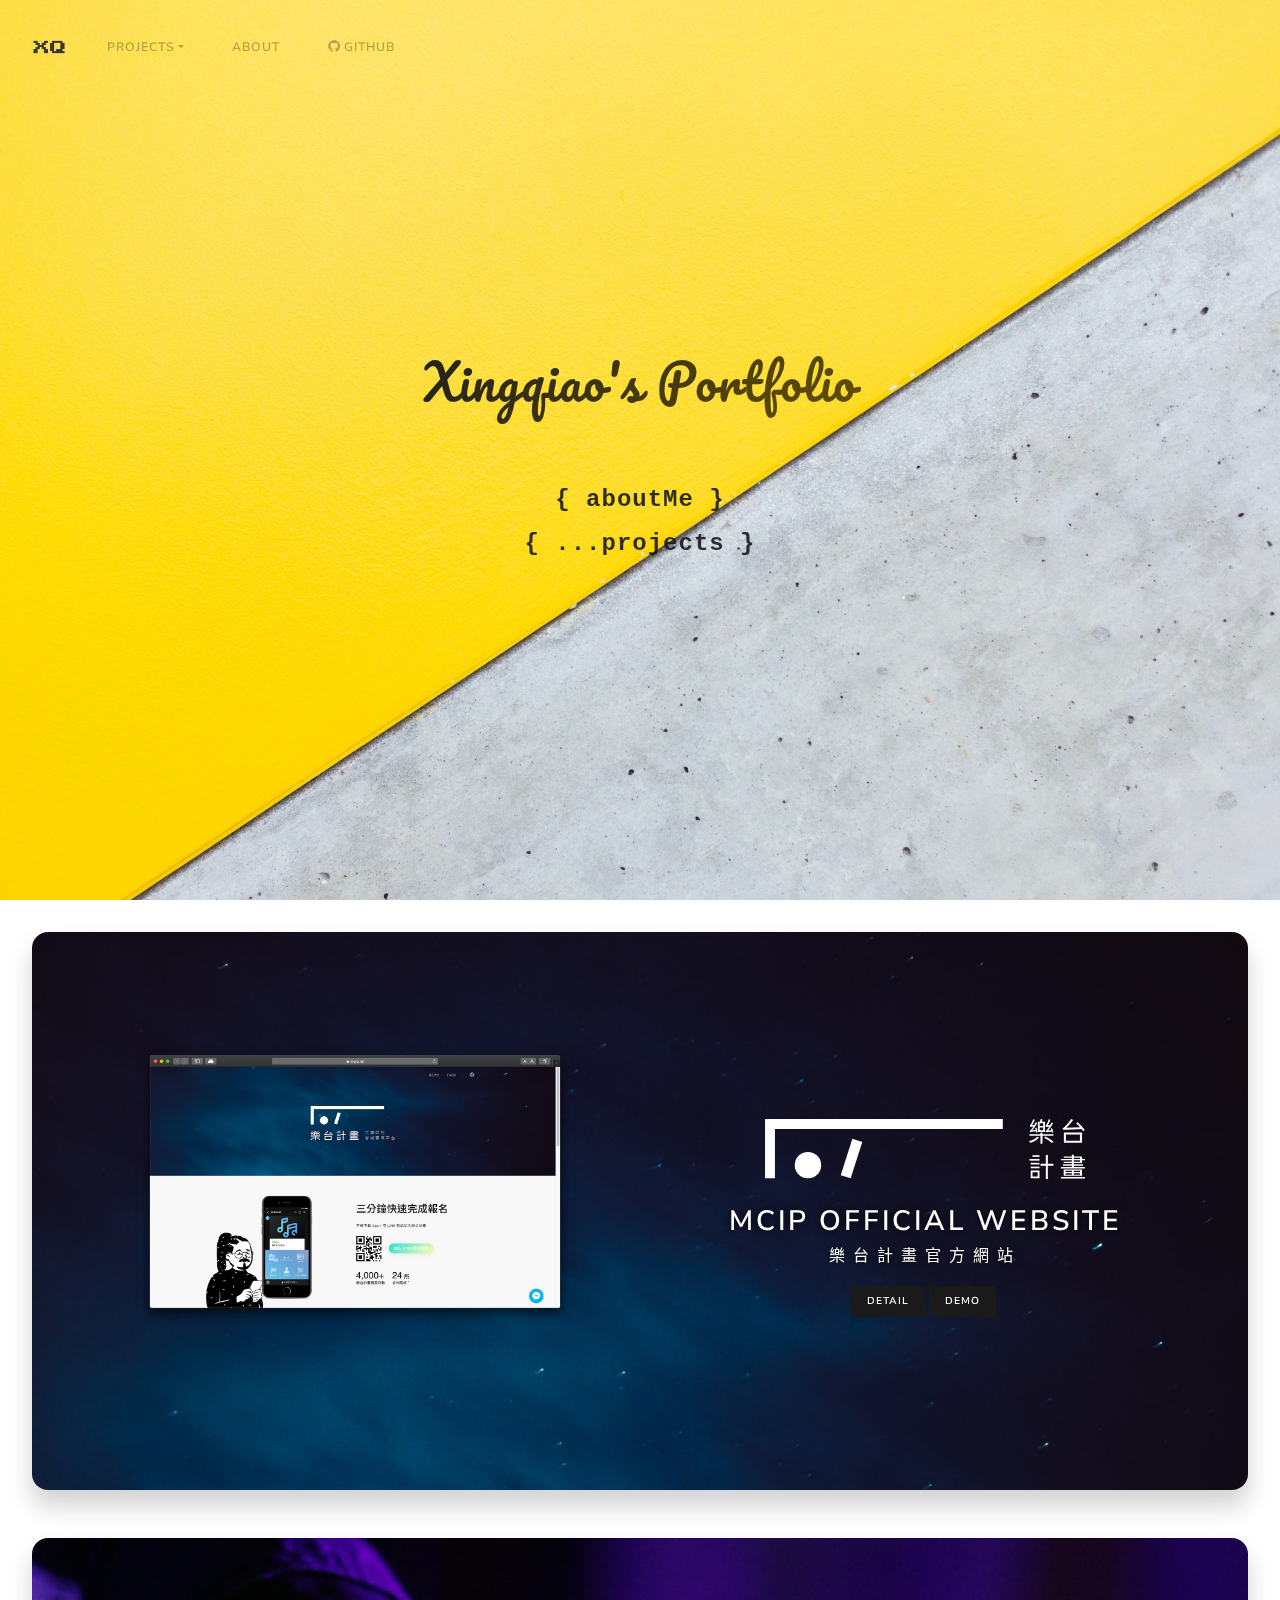
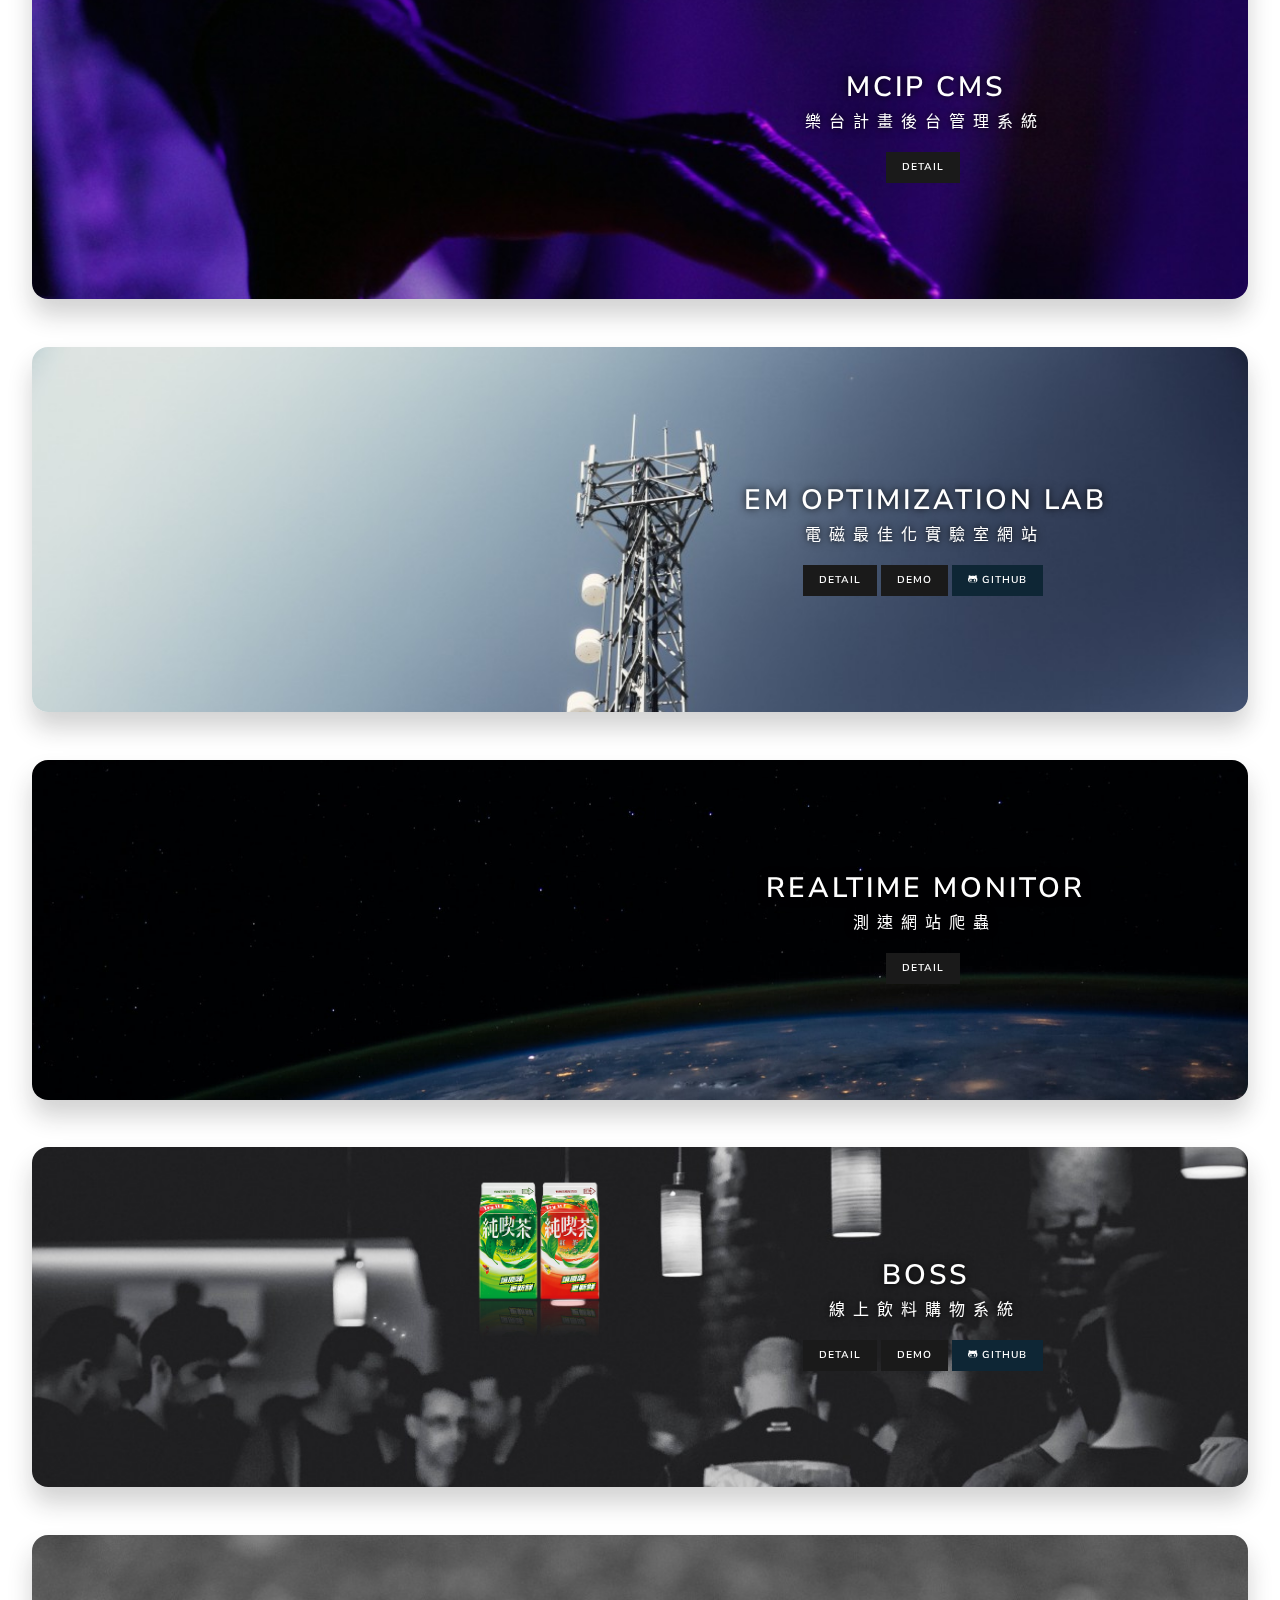
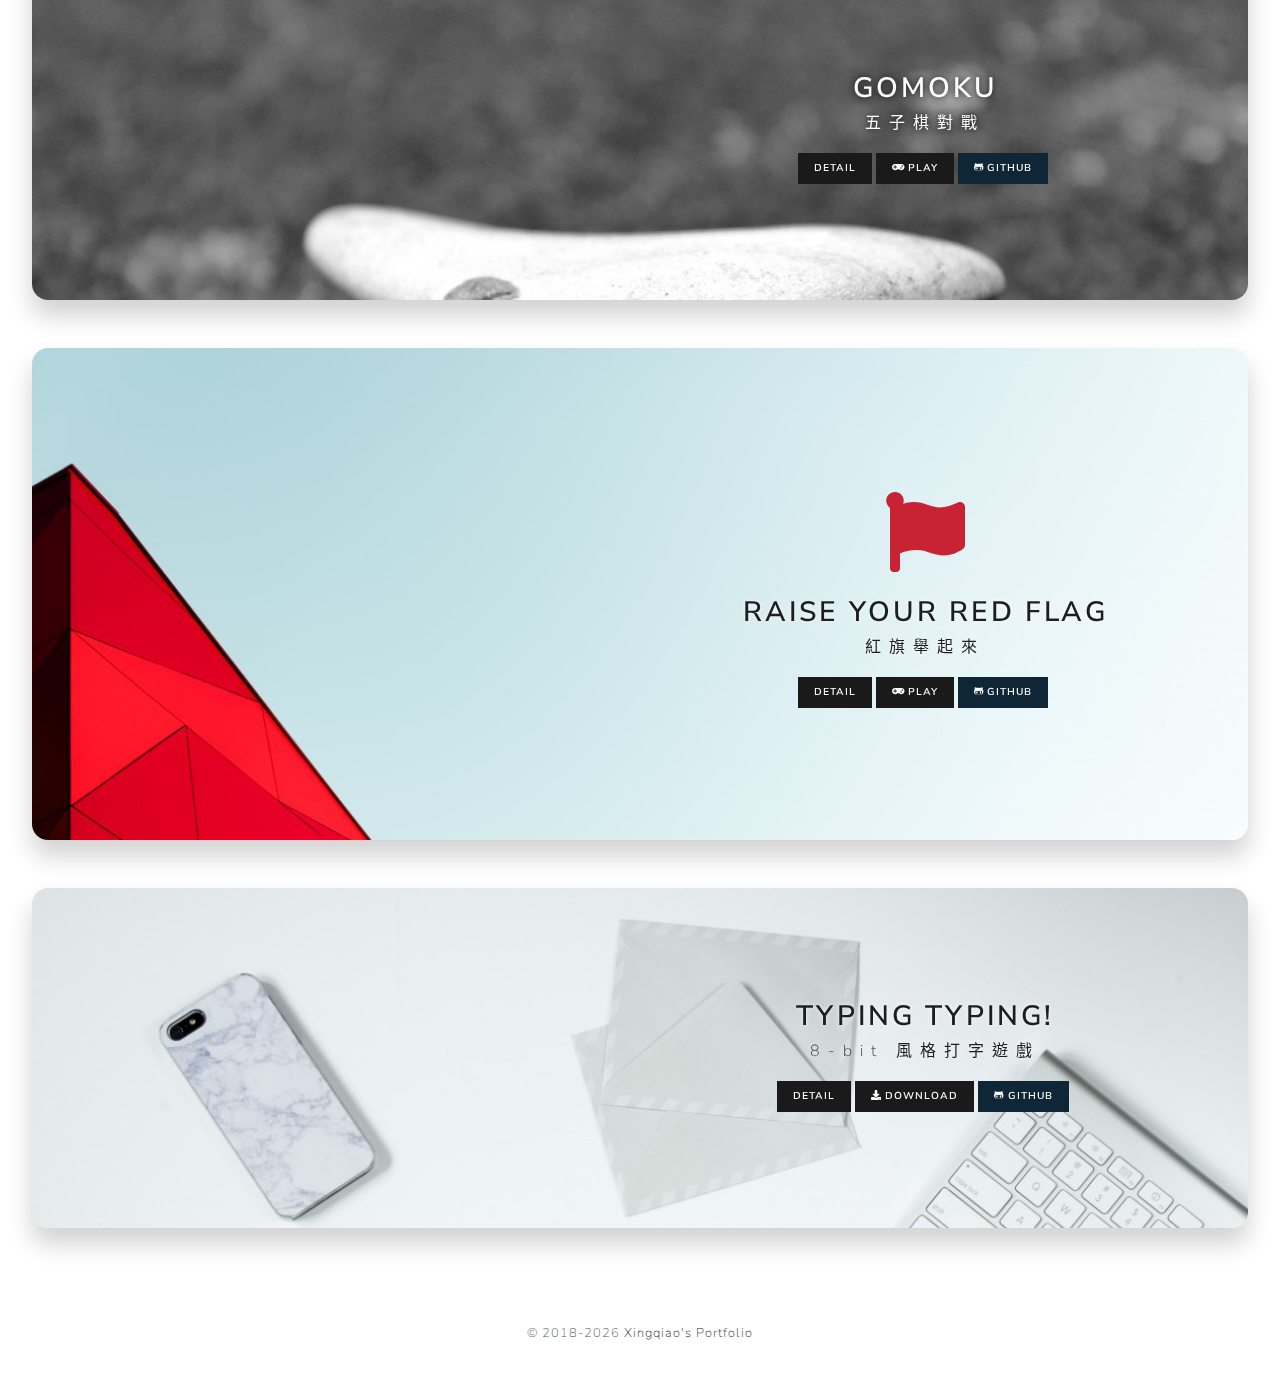
<file: project/emo/index.html>
<!DOCTYPE html><html lang="zh-TW" class="nprogress-busy"><head><meta charset="utf-8"><meta http-equiv="X-UA-Compatible" content="IE=edge"><meta name="viewport" content="width=device-width,initial-scale=1"><style type="text/css">svg:not(:root).svg-inline--fa {
  overflow: visible;
}

.svg-inline--fa {
  display: inline-block;
  font-size: inherit;
  height: 1em;
  overflow: visible;
  vertical-align: -0.125em;
}
.svg-inline--fa.fa-lg {
  vertical-align: -0.225em;
}
.svg-inline--fa.fa-w-1 {
  width: 0.0625em;
}
.svg-inline--fa.fa-w-2 {
  width: 0.125em;
}
.svg-inline--fa.fa-w-3 {
  width: 0.1875em;
}
.svg-inline--fa.fa-w-4 {
  width: 0.25em;
}
.svg-inline--fa.fa-w-5 {
  width: 0.3125em;
}
.svg-inline--fa.fa-w-6 {
  width: 0.375em;
}
.svg-inline--fa.fa-w-7 {
  width: 0.4375em;
}
.svg-inline--fa.fa-w-8 {
  width: 0.5em;
}
.svg-inline--fa.fa-w-9 {
  width: 0.5625em;
}
.svg-inline--fa.fa-w-10 {
  width: 0.625em;
}
.svg-inline--fa.fa-w-11 {
  width: 0.6875em;
}
.svg-inline--fa.fa-w-12 {
  width: 0.75em;
}
.svg-inline--fa.fa-w-13 {
  width: 0.8125em;
}
.svg-inline--fa.fa-w-14 {
  width: 0.875em;
}
.svg-inline--fa.fa-w-15 {
  width: 0.9375em;
}
.svg-inline--fa.fa-w-16 {
  width: 1em;
}
.svg-inline--fa.fa-w-17 {
  width: 1.0625em;
}
.svg-inline--fa.fa-w-18 {
  width: 1.125em;
}
.svg-inline--fa.fa-w-19 {
  width: 1.1875em;
}
.svg-inline--fa.fa-w-20 {
  width: 1.25em;
}
.svg-inline--fa.fa-pull-left {
  margin-right: 0.3em;
  width: auto;
}
.svg-inline--fa.fa-pull-right {
  margin-left: 0.3em;
  width: auto;
}
.svg-inline--fa.fa-border {
  height: 1.5em;
}
.svg-inline--fa.fa-li {
  width: 2em;
}
.svg-inline--fa.fa-fw {
  width: 1.25em;
}

.fa-layers svg.svg-inline--fa {
  bottom: 0;
  left: 0;
  margin: auto;
  position: absolute;
  right: 0;
  top: 0;
}

.fa-layers {
  display: inline-block;
  height: 1em;
  position: relative;
  text-align: center;
  vertical-align: -0.125em;
  width: 1em;
}
.fa-layers svg.svg-inline--fa {
  -webkit-transform-origin: center center;
          transform-origin: center center;
}

.fa-layers-counter, .fa-layers-text {
  display: inline-block;
  position: absolute;
  text-align: center;
}

.fa-layers-text {
  left: 50%;
  top: 50%;
  -webkit-transform: translate(-50%, -50%);
          transform: translate(-50%, -50%);
  -webkit-transform-origin: center center;
          transform-origin: center center;
}

.fa-layers-counter {
  background-color: #ff253a;
  border-radius: 1em;
  -webkit-box-sizing: border-box;
          box-sizing: border-box;
  color: #fff;
  height: 1.5em;
  line-height: 1;
  max-width: 5em;
  min-width: 1.5em;
  overflow: hidden;
  padding: 0.25em;
  right: 0;
  text-overflow: ellipsis;
  top: 0;
  -webkit-transform: scale(0.25);
          transform: scale(0.25);
  -webkit-transform-origin: top right;
          transform-origin: top right;
}

.fa-layers-bottom-right {
  bottom: 0;
  right: 0;
  top: auto;
  -webkit-transform: scale(0.25);
          transform: scale(0.25);
  -webkit-transform-origin: bottom right;
          transform-origin: bottom right;
}

.fa-layers-bottom-left {
  bottom: 0;
  left: 0;
  right: auto;
  top: auto;
  -webkit-transform: scale(0.25);
          transform: scale(0.25);
  -webkit-transform-origin: bottom left;
          transform-origin: bottom left;
}

.fa-layers-top-right {
  right: 0;
  top: 0;
  -webkit-transform: scale(0.25);
          transform: scale(0.25);
  -webkit-transform-origin: top right;
          transform-origin: top right;
}

.fa-layers-top-left {
  left: 0;
  right: auto;
  top: 0;
  -webkit-transform: scale(0.25);
          transform: scale(0.25);
  -webkit-transform-origin: top left;
          transform-origin: top left;
}

.fa-lg {
  font-size: 1.3333333333em;
  line-height: 0.75em;
  vertical-align: -0.0667em;
}

.fa-xs {
  font-size: 0.75em;
}

.fa-sm {
  font-size: 0.875em;
}

.fa-1x {
  font-size: 1em;
}

.fa-2x {
  font-size: 2em;
}

.fa-3x {
  font-size: 3em;
}

.fa-4x {
  font-size: 4em;
}

.fa-5x {
  font-size: 5em;
}

.fa-6x {
  font-size: 6em;
}

.fa-7x {
  font-size: 7em;
}

.fa-8x {
  font-size: 8em;
}

.fa-9x {
  font-size: 9em;
}

.fa-10x {
  font-size: 10em;
}

.fa-fw {
  text-align: center;
  width: 1.25em;
}

.fa-ul {
  list-style-type: none;
  margin-left: 2.5em;
  padding-left: 0;
}
.fa-ul > li {
  position: relative;
}

.fa-li {
  left: -2em;
  position: absolute;
  text-align: center;
  width: 2em;
  line-height: inherit;
}

.fa-border {
  border: solid 0.08em #eee;
  border-radius: 0.1em;
  padding: 0.2em 0.25em 0.15em;
}

.fa-pull-left {
  float: left;
}

.fa-pull-right {
  float: right;
}

.fa.fa-pull-left,
.fas.fa-pull-left,
.far.fa-pull-left,
.fal.fa-pull-left,
.fab.fa-pull-left {
  margin-right: 0.3em;
}
.fa.fa-pull-right,
.fas.fa-pull-right,
.far.fa-pull-right,
.fal.fa-pull-right,
.fab.fa-pull-right {
  margin-left: 0.3em;
}

.fa-spin {
  -webkit-animation: fa-spin 2s infinite linear;
          animation: fa-spin 2s infinite linear;
}

.fa-pulse {
  -webkit-animation: fa-spin 1s infinite steps(8);
          animation: fa-spin 1s infinite steps(8);
}

@-webkit-keyframes fa-spin {
  0% {
    -webkit-transform: rotate(0deg);
            transform: rotate(0deg);
  }
  100% {
    -webkit-transform: rotate(360deg);
            transform: rotate(360deg);
  }
}

@keyframes fa-spin {
  0% {
    -webkit-transform: rotate(0deg);
            transform: rotate(0deg);
  }
  100% {
    -webkit-transform: rotate(360deg);
            transform: rotate(360deg);
  }
}
.fa-rotate-90 {
  -ms-filter: "progid:DXImageTransform.Microsoft.BasicImage(rotation=1)";
  -webkit-transform: rotate(90deg);
          transform: rotate(90deg);
}

.fa-rotate-180 {
  -ms-filter: "progid:DXImageTransform.Microsoft.BasicImage(rotation=2)";
  -webkit-transform: rotate(180deg);
          transform: rotate(180deg);
}

.fa-rotate-270 {
  -ms-filter: "progid:DXImageTransform.Microsoft.BasicImage(rotation=3)";
  -webkit-transform: rotate(270deg);
          transform: rotate(270deg);
}

.fa-flip-horizontal {
  -ms-filter: "progid:DXImageTransform.Microsoft.BasicImage(rotation=0, mirror=1)";
  -webkit-transform: scale(-1, 1);
          transform: scale(-1, 1);
}

.fa-flip-vertical {
  -ms-filter: "progid:DXImageTransform.Microsoft.BasicImage(rotation=2, mirror=1)";
  -webkit-transform: scale(1, -1);
          transform: scale(1, -1);
}

.fa-flip-both, .fa-flip-horizontal.fa-flip-vertical {
  -ms-filter: "progid:DXImageTransform.Microsoft.BasicImage(rotation=2, mirror=1)";
  -webkit-transform: scale(-1, -1);
          transform: scale(-1, -1);
}

:root .fa-rotate-90,
:root .fa-rotate-180,
:root .fa-rotate-270,
:root .fa-flip-horizontal,
:root .fa-flip-vertical,
:root .fa-flip-both {
  -webkit-filter: none;
          filter: none;
}

.fa-stack {
  display: inline-block;
  height: 2em;
  position: relative;
  width: 2.5em;
}

.fa-stack-1x,
.fa-stack-2x {
  bottom: 0;
  left: 0;
  margin: auto;
  position: absolute;
  right: 0;
  top: 0;
}

.svg-inline--fa.fa-stack-1x {
  height: 1em;
  width: 1.25em;
}
.svg-inline--fa.fa-stack-2x {
  height: 2em;
  width: 2.5em;
}

.fa-inverse {
  color: #fff;
}

.sr-only {
  border: 0;
  clip: rect(0, 0, 0, 0);
  height: 1px;
  margin: -1px;
  overflow: hidden;
  padding: 0;
  position: absolute;
  width: 1px;
}

.sr-only-focusable:active, .sr-only-focusable:focus {
  clip: auto;
  height: auto;
  margin: 0;
  overflow: visible;
  position: static;
  width: auto;
}

.svg-inline--fa .fa-primary {
  fill: var(--fa-primary-color, currentColor);
  opacity: 1;
  opacity: var(--fa-primary-opacity, 1);
}

.svg-inline--fa .fa-secondary {
  fill: var(--fa-secondary-color, currentColor);
  opacity: 0.4;
  opacity: var(--fa-secondary-opacity, 0.4);
}

.svg-inline--fa.fa-swap-opacity .fa-primary {
  opacity: 0.4;
  opacity: var(--fa-secondary-opacity, 0.4);
}

.svg-inline--fa.fa-swap-opacity .fa-secondary {
  opacity: 1;
  opacity: var(--fa-primary-opacity, 1);
}

.svg-inline--fa mask .fa-primary,
.svg-inline--fa mask .fa-secondary {
  fill: black;
}

.fad.fa-inverse {
  color: #fff;
}</style><link rel="icon" href="/favicon.png"><link href="https://fonts.googleapis.com/css2?family=Pacifico&amp;display=swap" rel="stylesheet"><title>電磁最佳化實驗室網站 | Xingqiao's Portfolio</title><link href="/css/chunk-0e061f28.9cca8716.css" rel="prefetch"><link href="/css/chunk-8a133aae.edcfb856.css" rel="prefetch"><link href="/css/chunk-d92e628a.462594b4.css" rel="prefetch"><link href="/css/chunk-e94341a8.2910617e.css" rel="prefetch"><link href="/js/chunk-0e061f28.1eb30f7e.js" rel="prefetch"><link href="/js/chunk-8a133aae.1edb4a6f.js" rel="prefetch"><link href="/js/chunk-d92e628a.03b33343.js" rel="prefetch"><link href="/js/chunk-e94341a8.f6750484.js" rel="prefetch"><link href="/css/app.c518c13a.css" rel="preload" as="style"><link href="/css/chunk-vendors.e36709d6.css" rel="preload" as="style"><link href="/js/app.1f8f7da2.js" rel="preload" as="script"><link href="/js/chunk-vendors.1a8e3ee9.js" rel="preload" as="script"><link href="/css/chunk-vendors.e36709d6.css" rel="stylesheet"><link href="/css/app.c518c13a.css" rel="stylesheet"><link rel="stylesheet" type="text/css" href="/css/chunk-e94341a8.2910617e.css"><script charset="utf-8" src="/js/chunk-e94341a8.f6750484.js"></script><style type="text/css">.medium-zoom-overlay{position:fixed;top:0;right:0;bottom:0;left:0;opacity:0;transition:opacity .3s;will-change:opacity}.medium-zoom--opened .medium-zoom-overlay{cursor:pointer;cursor:zoom-out;opacity:1}.medium-zoom-image{cursor:pointer;cursor:zoom-in;transition:transform .3s cubic-bezier(.2,0,.2,1)!important}.medium-zoom-image--hidden{visibility:hidden}.medium-zoom-image--opened{position:relative;cursor:pointer;cursor:zoom-out;will-change:transform}</style><meta data-vue-meta="ssr" property="og:title" data-vmid="og:title" content=""><meta data-vue-meta="ssr" property="description" data-vmid="description" content="這是台北科技大學之電磁最佳化實驗室 (EM Optimization Lab) 的網站，包含 RWD 來增進不同裝置上的瀏覽體驗。 前端主要以 Vue.js 架構，使用 Sass 和 Pug 搭配 Gulp 自動化流程工具編譯，使用 Firebase 作為資料庫。  後台管理 網站提供了簡單易用的後..."><meta data-vue-meta="ssr" property="og:description" data-vmid="og:description" content="這是台北科技大學之電磁最佳化實驗室 (EM Optimization Lab) 的網站，包含 RWD 來增進不同裝置上的瀏覽體驗。 前端主要以 Vue.js 架構，使用 Sass 和 Pug 搭配 Gulp 自動化流程工具編譯，使用 Firebase 作為資料庫。  後台管理 網站提供了簡單易用的後..."><meta data-vue-meta="ssr" property="og:image" data-vmid="og:image" content="/img/cover.3e64e580.png"></head><body><div id="app"><nav data-v-062ee4d6="" id="nav" class="navbar navbar-expand-sm navbar-light" style="top: 0px;"><div data-v-062ee4d6="" class="container-fluid"><a data-v-062ee4d6="" href="/" class="navbar-brand active"><img data-v-062ee4d6="" src="[data-uri]" alt="Logo" class="img-fluid"></a><button data-v-062ee4d6="" type="button" data-toggle="collapse" data-target="#navbarContent" class="navbar-toggler collapsed" aria-expanded="false"><svg data-v-062ee4d6="" aria-hidden="true" focusable="false" data-prefix="fas" data-icon="bars" role="img" xmlns="http://www.w3.org/2000/svg" viewBox="0 0 448 512" class="svg-inline--fa fa-bars fa-w-14"><path data-v-062ee4d6="" fill="currentColor" d="M16 132h416c8.837 0 16-7.163 16-16V76c0-8.837-7.163-16-16-16H16C7.163 60 0 67.163 0 76v40c0 8.837 7.163 16 16 16zm0 160h416c8.837 0 16-7.163 16-16v-40c0-8.837-7.163-16-16-16H16c-8.837 0-16 7.163-16 16v40c0 8.837 7.163 16 16 16zm0 160h416c8.837 0 16-7.163 16-16v-40c0-8.837-7.163-16-16-16H16c-8.837 0-16 7.163-16 16v40c0 8.837 7.163 16 16 16z" class=""></path></svg></button><div data-v-062ee4d6="" id="navbarContent" class="collapse navbar-collapse"><ul data-v-062ee4d6="" class="navbar-nav mr-auto"><li data-v-062ee4d6="" class="nav-item dropdown"><a data-v-062ee4d6="" href="#" data-toggle="dropdown" class="nav-link dropdown-toggle active">Projects</a><div data-v-062ee4d6="" class="dropdown-menu"><h6 data-v-062ee4d6="" class="dropdown-header text-ngsek">Website</h6><a data-v-062ee4d6="" href="/project/mcip" class="dropdown-item">MCIP Official Website</a><a data-v-062ee4d6="" href="/project/mcip-cms" class="dropdown-item">MCIP CMS</a><a data-v-062ee4d6="" href="/project/emo" class="dropdown-item router-link-exact-active active" aria-current="page">EM Optimization Lab</a><a data-v-062ee4d6="" href="/project/realtime" class="dropdown-item">Realtime Monitor</a><a data-v-062ee4d6="" href="/project/boss" class="dropdown-item">BOSS</a><div data-v-062ee4d6="" class="dropdown-divider"></div><h6 data-v-062ee4d6="" class="dropdown-header text-ngsek">Game</h6><a data-v-062ee4d6="" href="/project/gomoku" class="dropdown-item">Gomoku</a><a data-v-062ee4d6="" href="/project/flag" class="dropdown-item">Raise Your Red Flag</a><a data-v-062ee4d6="" href="/project/typingtyping" class="dropdown-item">Typing Typing!</a><!----></div></li><li data-v-062ee4d6="" class="nav-item"><a data-v-062ee4d6="" href="/about" class="nav-link">About</a></li><li data-v-062ee4d6="" class="nav-item"><a data-v-062ee4d6="" href="https://github.com/ngseke" target="_blank" class="nav-link"><svg data-v-062ee4d6="" aria-hidden="true" focusable="false" data-prefix="fab" data-icon="github" role="img" xmlns="http://www.w3.org/2000/svg" viewBox="0 0 496 512" class="mr-1 svg-inline--fa fa-github fa-w-16"><path data-v-062ee4d6="" fill="currentColor" d="M165.9 397.4c0 2-2.3 3.6-5.2 3.6-3.3.3-5.6-1.3-5.6-3.6 0-2 2.3-3.6 5.2-3.6 3-.3 5.6 1.3 5.6 3.6zm-31.1-4.5c-.7 2 1.3 4.3 4.3 4.9 2.6 1 5.6 0 6.2-2s-1.3-4.3-4.3-5.2c-2.6-.7-5.5.3-6.2 2.3zm44.2-1.7c-2.9.7-4.9 2.6-4.6 4.9.3 2 2.9 3.3 5.9 2.6 2.9-.7 4.9-2.6 4.6-4.6-.3-1.9-3-3.2-5.9-2.9zM244.8 8C106.1 8 0 113.3 0 252c0 110.9 69.8 205.8 169.5 239.2 12.8 2.3 17.3-5.6 17.3-12.1 0-6.2-.3-40.4-.3-61.4 0 0-70 15-84.7-29.8 0 0-11.4-29.1-27.8-36.6 0 0-22.9-15.7 1.6-15.4 0 0 24.9 2 38.6 25.8 21.9 38.6 58.6 27.5 72.9 20.9 2.3-16 8.8-27.1 16-33.7-55.9-6.2-112.3-14.3-112.3-110.5 0-27.5 7.6-41.3 23.6-58.9-2.6-6.5-11.1-33.3 2.6-67.9 20.9-6.5 69 27 69 27 20-5.6 41.5-8.5 62.8-8.5s42.8 2.9 62.8 8.5c0 0 48.1-33.6 69-27 13.7 34.7 5.2 61.4 2.6 67.9 16 17.7 25.8 31.5 25.8 58.9 0 96.5-58.9 104.2-114.8 110.5 9.2 7.9 17 22.9 17 46.4 0 33.7-.3 75.4-.3 83.6 0 6.5 4.6 14.4 17.3 12.1C428.2 457.8 496 362.9 496 252 496 113.3 383.5 8 244.8 8zM97.2 352.9c-1.3 1-1 3.3.7 5.2 1.6 1.6 3.9 2.3 5.2 1 1.3-1 1-3.3-.7-5.2-1.6-1.6-3.9-2.3-5.2-1zm-10.8-8.1c-.7 1.3.3 2.9 2.3 3.9 1.6 1 3.6.7 4.3-.7.7-1.3-.3-2.9-2.3-3.9-2-.6-3.6-.3-4.3.7zm32.4 35.6c-1.6 1.3-1 4.3 1.3 6.2 2.3 2.3 5.2 2.6 6.5 1 1.3-1.3.7-4.3-1.3-6.2-2.2-2.3-5.2-2.6-6.5-1zm-11.4-14.7c-1.6 1-1.6 3.6 0 5.9 1.6 2.3 4.3 3.3 5.6 2.3 1.6-1.3 1.6-3.9 0-6.2-1.4-2.3-4-3.3-5.6-2z" class=""></path></svg>GitHub</a></li></ul></div></div></nav><main data-v-34c4874e=""><div data-v-34c4874e="" class="container"><div data-v-34c4874e="" class="row justify-content-center"><div data-v-34c4874e="" class="col-12 col-lg-9"><article data-v-34c4874e=""><h1 id="電磁最佳化實驗室網站">電磁最佳化實驗室網站</h1> <h6 id="mar-2018---oct-2018">Mar, 2018 - Oct, 2018</h6> <hr> <p>這是台北科技大學之電磁最佳化實驗室 (EM Optimization Lab) 的網站，包含 RWD 來增進不同裝置上的瀏覽體驗。</p> <p>前端主要以 Vue.js 架構，使用 Sass 和 Pug 搭配 Gulp 自動化流程工具編譯，使用 Firebase 作為資料庫。</p> <p><figure><img src="/img/cover.3e64e580.png" alt="首頁" class="medium-zoom-image"><figcaption>首頁</figcaption></figure></p> <h2 id="後台管理">後台管理</h2> <p>網站提供了簡單易用的後台介面，讓管理者能方便快速地更新頁面內容，如<strong>修改首頁近期活動</strong>、<strong>上傳輪播照片</strong>、 <strong>修改實驗室成員</strong> 等。</p> <p>考慮到網站部署空間的限制，因為學校提供的上傳空間只支援靜態網頁，所以資料庫選擇使用 <strong>Firebase</strong>，其最大的特色就是只靠靜態的前端網頁就可以操作 database。此外它也可以靠 JS 來上傳檔案到儲存空間，也提供驗證登入的功能，讓擁有權限的使用者才可進入後台編輯。</p> <p><figure><img src="/img/login.d713226e.png" alt="登入後台" class="medium-zoom-image"><figcaption>登入後台</figcaption></figure> <figure><img src="/img/manage-thesis.b1e0c9fb.png" alt="後台介面" class="medium-zoom-image"><figcaption>後台介面</figcaption></figure> <figure><img src="/img/manage-research.e4c473b0.png" alt="編輯研究項目" class="medium-zoom-image"><figcaption>編輯研究項目</figcaption></figure> <figure><img src="/img/manage-member.bbb4f674.png" alt="編輯實驗室成員" class="medium-zoom-image"><figcaption>編輯實驗室成員</figcaption></figure> <figure><img src="/img/manage-carousel.9cb588c5.png" alt="上傳輪播照片(可拖曳排序)" class="medium-zoom-image"><figcaption>上傳輪播照片(可拖曳排序)</figcaption></figure></p> <h2 id="demo">Demo</h2> <p><a href="https://myweb.ntut.edu.tw/~yschen/">https://myweb.ntut.edu.tw/~yschen/</a></p> <iframe src="https://ghbtns.com/github-btn.html?user=ngseke&amp;repo=emo&amp;type=star&amp;count=false" frameborder="0" scrolling="0" width="150" height="20" title="Star twbs/bootstrap on GitHub"></iframe></article></div></div></div></main><footer data-v-0e5b7c5b="" class="footer"><div data-v-0e5b7c5b="" class="container">© 2018-2021 <a data-v-0e5b7c5b="" href="/" class="active">Xingqiao's Portfolio</a></div></footer></div><script src="/js/chunk-vendors.1a8e3ee9.js"></script><script src="/js/app.1f8f7da2.js"></script><div id="nprogress" style="transition: all 200ms linear 0s; opacity: 0;"><div class="bar" role="bar" style="transform: translate3d(0%, 0px, 0px); transition: all 200ms ease 0s;"><div class="peg"></div></div></div></body></html>
</file>
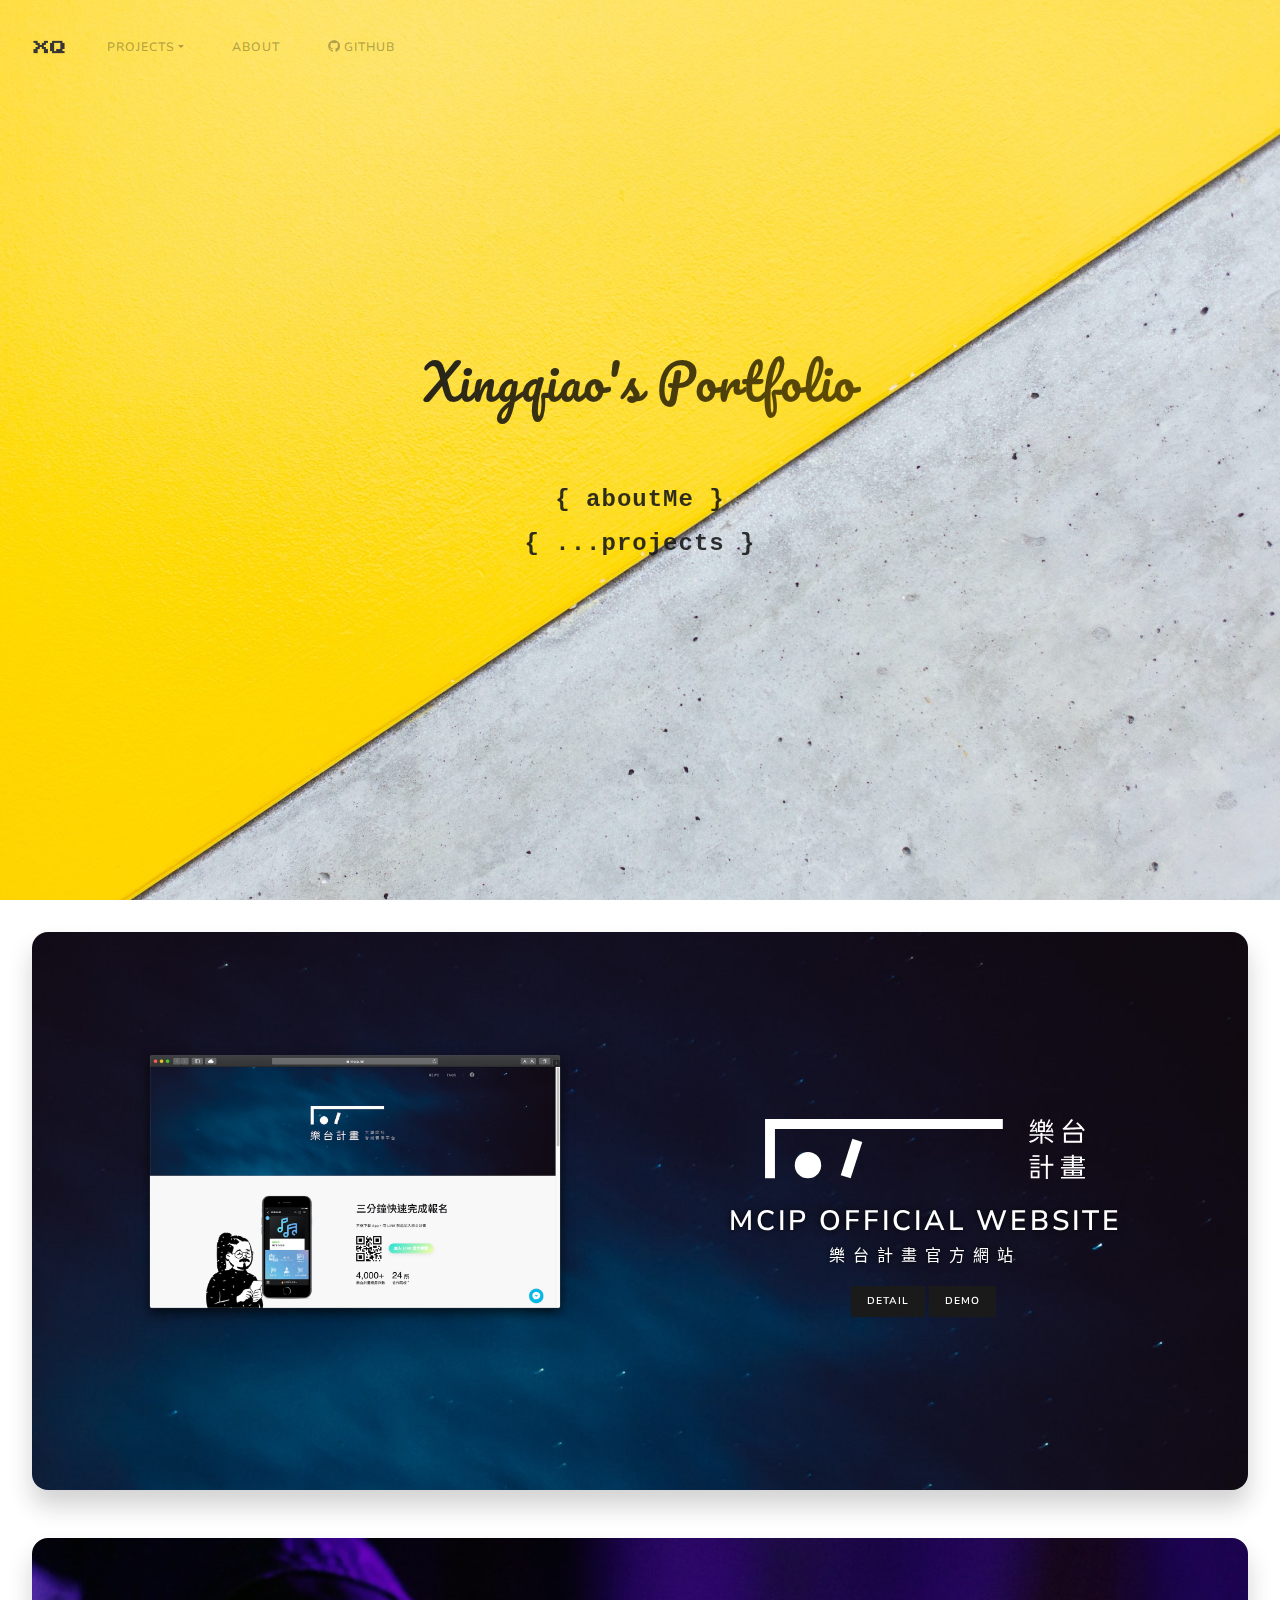
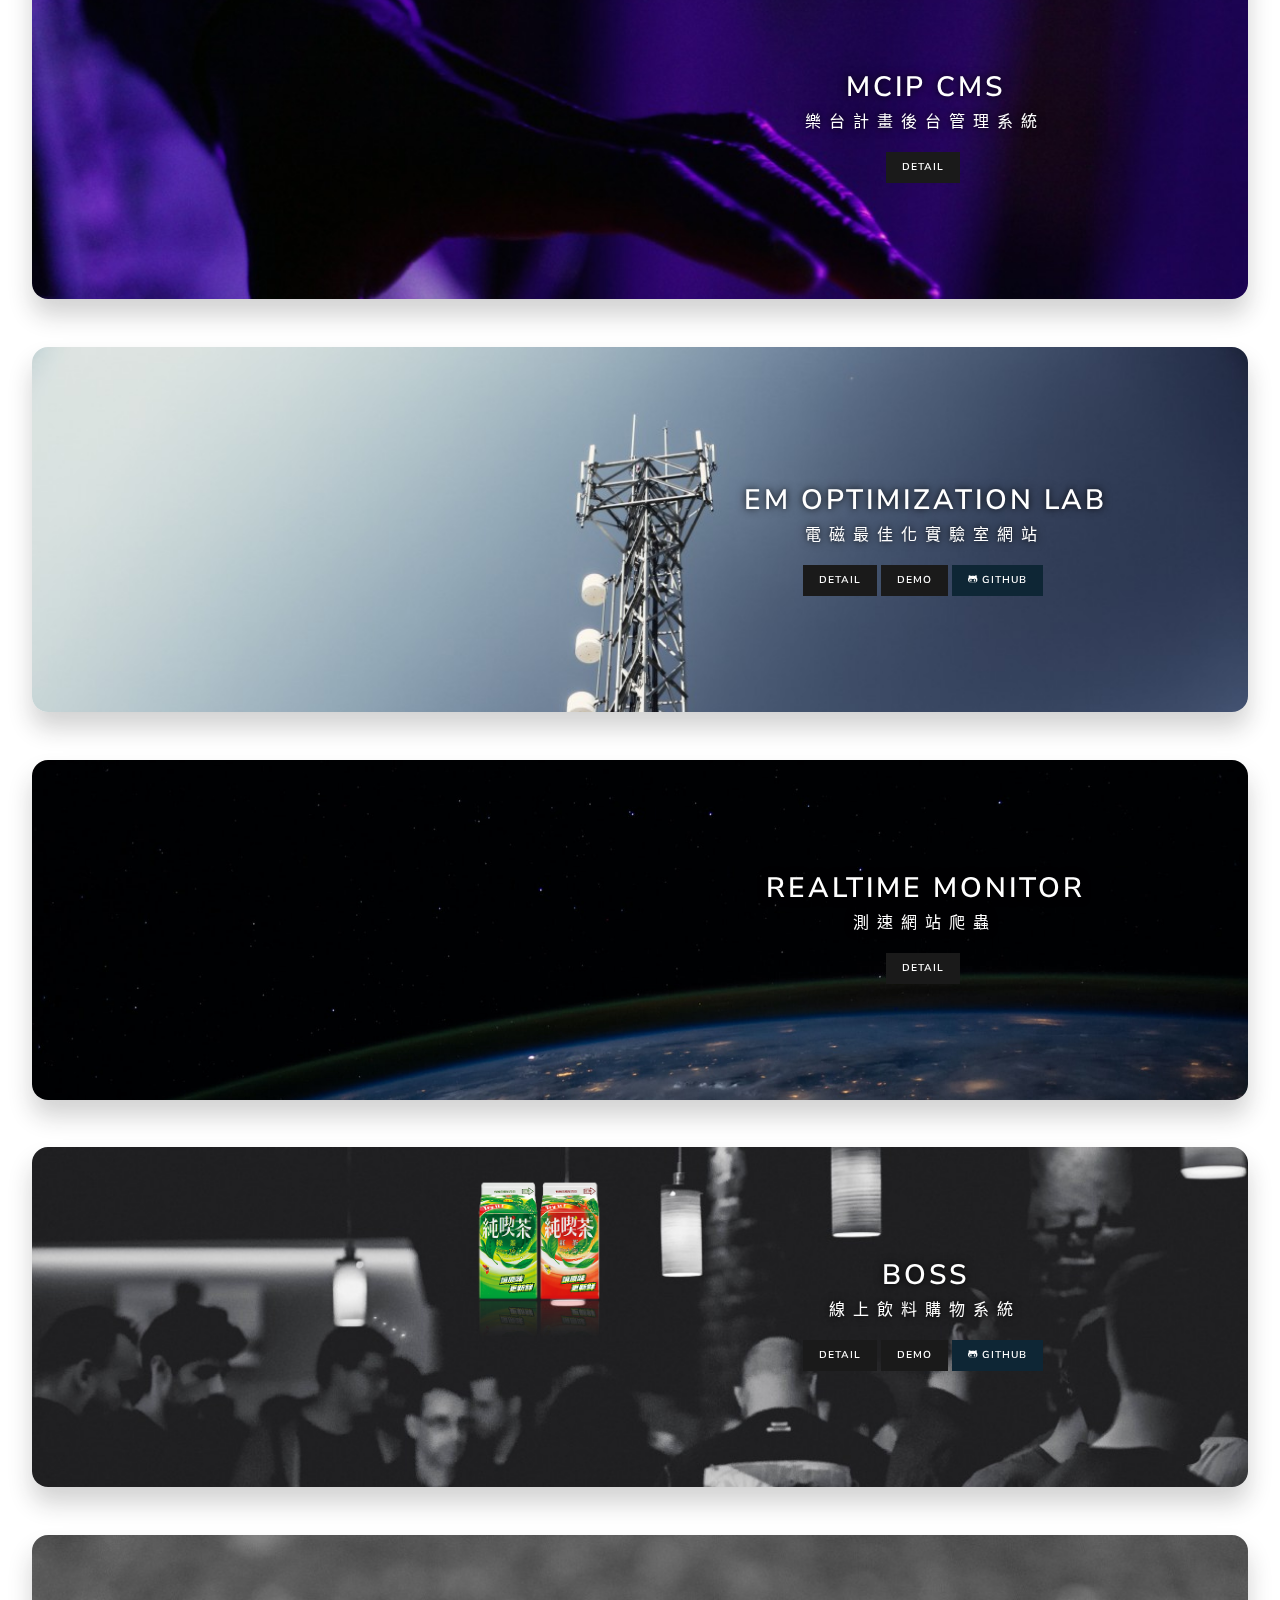
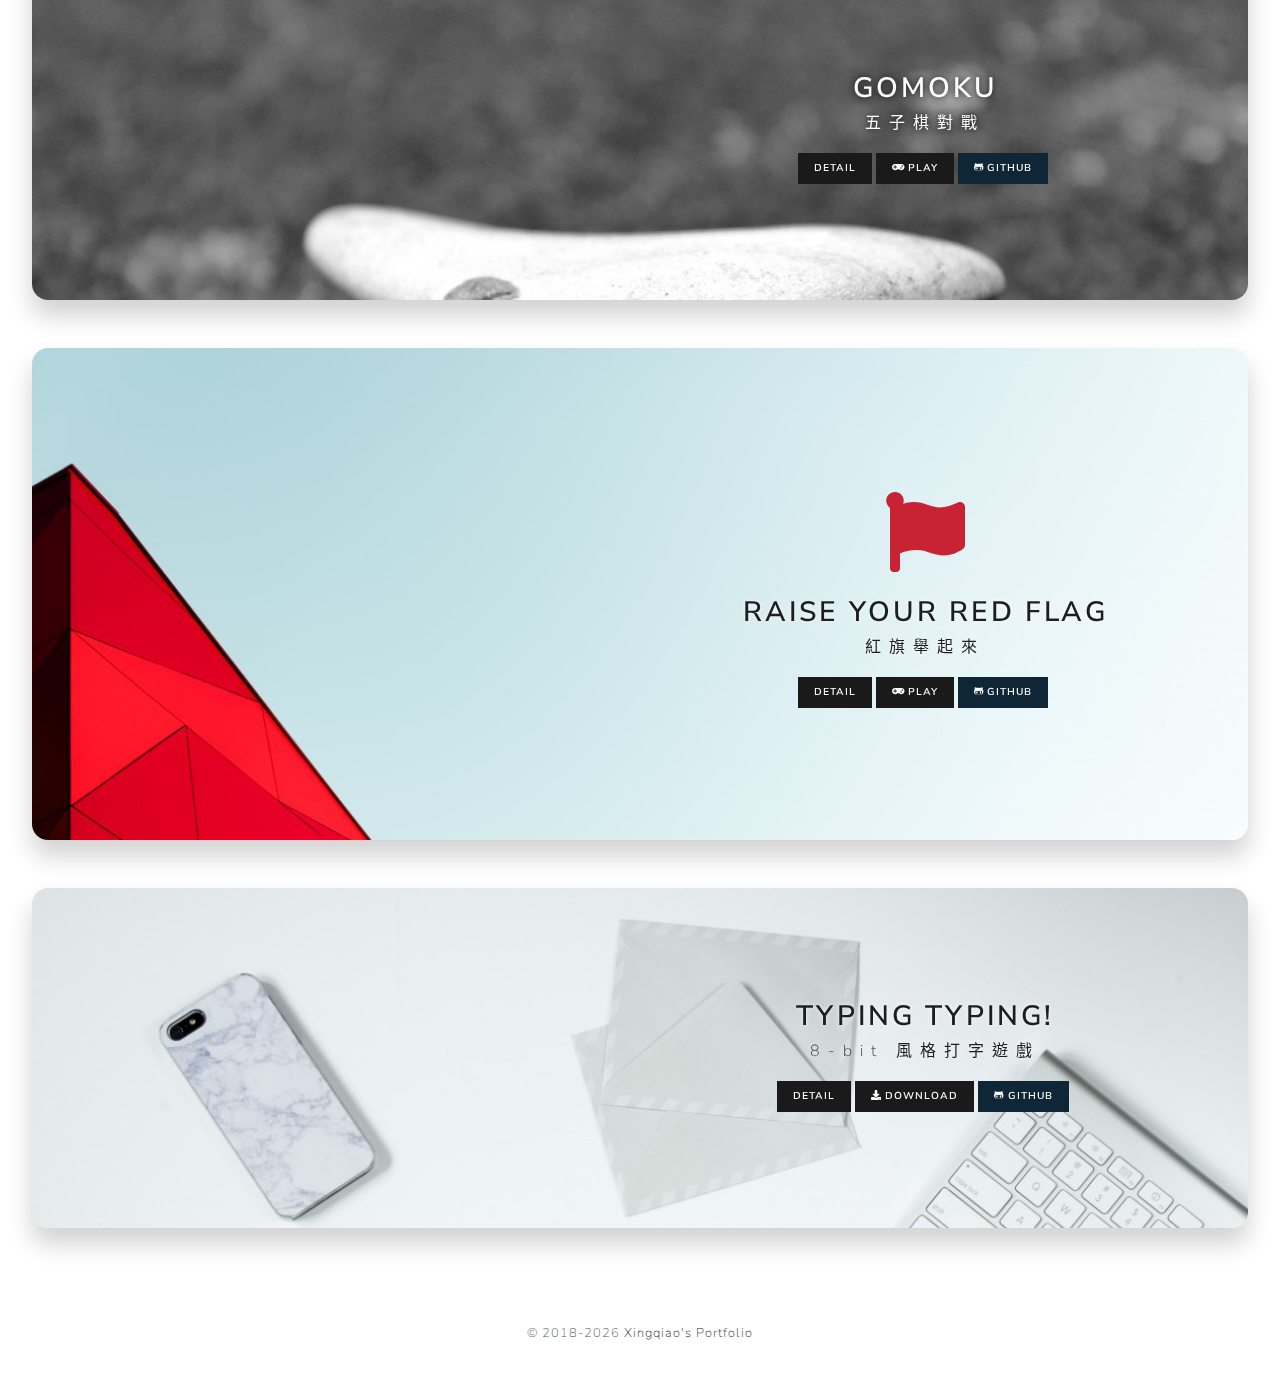
<file: project/flag/index.html>
<!DOCTYPE html><html lang="zh-TW" class=" "><head><meta charset="utf-8"><meta http-equiv="X-UA-Compatible" content="IE=edge"><meta name="viewport" content="width=device-width,initial-scale=1"><style type="text/css">svg:not(:root).svg-inline--fa {
  overflow: visible;
}

.svg-inline--fa {
  display: inline-block;
  font-size: inherit;
  height: 1em;
  overflow: visible;
  vertical-align: -0.125em;
}
.svg-inline--fa.fa-lg {
  vertical-align: -0.225em;
}
.svg-inline--fa.fa-w-1 {
  width: 0.0625em;
}
.svg-inline--fa.fa-w-2 {
  width: 0.125em;
}
.svg-inline--fa.fa-w-3 {
  width: 0.1875em;
}
.svg-inline--fa.fa-w-4 {
  width: 0.25em;
}
.svg-inline--fa.fa-w-5 {
  width: 0.3125em;
}
.svg-inline--fa.fa-w-6 {
  width: 0.375em;
}
.svg-inline--fa.fa-w-7 {
  width: 0.4375em;
}
.svg-inline--fa.fa-w-8 {
  width: 0.5em;
}
.svg-inline--fa.fa-w-9 {
  width: 0.5625em;
}
.svg-inline--fa.fa-w-10 {
  width: 0.625em;
}
.svg-inline--fa.fa-w-11 {
  width: 0.6875em;
}
.svg-inline--fa.fa-w-12 {
  width: 0.75em;
}
.svg-inline--fa.fa-w-13 {
  width: 0.8125em;
}
.svg-inline--fa.fa-w-14 {
  width: 0.875em;
}
.svg-inline--fa.fa-w-15 {
  width: 0.9375em;
}
.svg-inline--fa.fa-w-16 {
  width: 1em;
}
.svg-inline--fa.fa-w-17 {
  width: 1.0625em;
}
.svg-inline--fa.fa-w-18 {
  width: 1.125em;
}
.svg-inline--fa.fa-w-19 {
  width: 1.1875em;
}
.svg-inline--fa.fa-w-20 {
  width: 1.25em;
}
.svg-inline--fa.fa-pull-left {
  margin-right: 0.3em;
  width: auto;
}
.svg-inline--fa.fa-pull-right {
  margin-left: 0.3em;
  width: auto;
}
.svg-inline--fa.fa-border {
  height: 1.5em;
}
.svg-inline--fa.fa-li {
  width: 2em;
}
.svg-inline--fa.fa-fw {
  width: 1.25em;
}

.fa-layers svg.svg-inline--fa {
  bottom: 0;
  left: 0;
  margin: auto;
  position: absolute;
  right: 0;
  top: 0;
}

.fa-layers {
  display: inline-block;
  height: 1em;
  position: relative;
  text-align: center;
  vertical-align: -0.125em;
  width: 1em;
}
.fa-layers svg.svg-inline--fa {
  -webkit-transform-origin: center center;
          transform-origin: center center;
}

.fa-layers-counter, .fa-layers-text {
  display: inline-block;
  position: absolute;
  text-align: center;
}

.fa-layers-text {
  left: 50%;
  top: 50%;
  -webkit-transform: translate(-50%, -50%);
          transform: translate(-50%, -50%);
  -webkit-transform-origin: center center;
          transform-origin: center center;
}

.fa-layers-counter {
  background-color: #ff253a;
  border-radius: 1em;
  -webkit-box-sizing: border-box;
          box-sizing: border-box;
  color: #fff;
  height: 1.5em;
  line-height: 1;
  max-width: 5em;
  min-width: 1.5em;
  overflow: hidden;
  padding: 0.25em;
  right: 0;
  text-overflow: ellipsis;
  top: 0;
  -webkit-transform: scale(0.25);
          transform: scale(0.25);
  -webkit-transform-origin: top right;
          transform-origin: top right;
}

.fa-layers-bottom-right {
  bottom: 0;
  right: 0;
  top: auto;
  -webkit-transform: scale(0.25);
          transform: scale(0.25);
  -webkit-transform-origin: bottom right;
          transform-origin: bottom right;
}

.fa-layers-bottom-left {
  bottom: 0;
  left: 0;
  right: auto;
  top: auto;
  -webkit-transform: scale(0.25);
          transform: scale(0.25);
  -webkit-transform-origin: bottom left;
          transform-origin: bottom left;
}

.fa-layers-top-right {
  right: 0;
  top: 0;
  -webkit-transform: scale(0.25);
          transform: scale(0.25);
  -webkit-transform-origin: top right;
          transform-origin: top right;
}

.fa-layers-top-left {
  left: 0;
  right: auto;
  top: 0;
  -webkit-transform: scale(0.25);
          transform: scale(0.25);
  -webkit-transform-origin: top left;
          transform-origin: top left;
}

.fa-lg {
  font-size: 1.3333333333em;
  line-height: 0.75em;
  vertical-align: -0.0667em;
}

.fa-xs {
  font-size: 0.75em;
}

.fa-sm {
  font-size: 0.875em;
}

.fa-1x {
  font-size: 1em;
}

.fa-2x {
  font-size: 2em;
}

.fa-3x {
  font-size: 3em;
}

.fa-4x {
  font-size: 4em;
}

.fa-5x {
  font-size: 5em;
}

.fa-6x {
  font-size: 6em;
}

.fa-7x {
  font-size: 7em;
}

.fa-8x {
  font-size: 8em;
}

.fa-9x {
  font-size: 9em;
}

.fa-10x {
  font-size: 10em;
}

.fa-fw {
  text-align: center;
  width: 1.25em;
}

.fa-ul {
  list-style-type: none;
  margin-left: 2.5em;
  padding-left: 0;
}
.fa-ul > li {
  position: relative;
}

.fa-li {
  left: -2em;
  position: absolute;
  text-align: center;
  width: 2em;
  line-height: inherit;
}

.fa-border {
  border: solid 0.08em #eee;
  border-radius: 0.1em;
  padding: 0.2em 0.25em 0.15em;
}

.fa-pull-left {
  float: left;
}

.fa-pull-right {
  float: right;
}

.fa.fa-pull-left,
.fas.fa-pull-left,
.far.fa-pull-left,
.fal.fa-pull-left,
.fab.fa-pull-left {
  margin-right: 0.3em;
}
.fa.fa-pull-right,
.fas.fa-pull-right,
.far.fa-pull-right,
.fal.fa-pull-right,
.fab.fa-pull-right {
  margin-left: 0.3em;
}

.fa-spin {
  -webkit-animation: fa-spin 2s infinite linear;
          animation: fa-spin 2s infinite linear;
}

.fa-pulse {
  -webkit-animation: fa-spin 1s infinite steps(8);
          animation: fa-spin 1s infinite steps(8);
}

@-webkit-keyframes fa-spin {
  0% {
    -webkit-transform: rotate(0deg);
            transform: rotate(0deg);
  }
  100% {
    -webkit-transform: rotate(360deg);
            transform: rotate(360deg);
  }
}

@keyframes fa-spin {
  0% {
    -webkit-transform: rotate(0deg);
            transform: rotate(0deg);
  }
  100% {
    -webkit-transform: rotate(360deg);
            transform: rotate(360deg);
  }
}
.fa-rotate-90 {
  -ms-filter: "progid:DXImageTransform.Microsoft.BasicImage(rotation=1)";
  -webkit-transform: rotate(90deg);
          transform: rotate(90deg);
}

.fa-rotate-180 {
  -ms-filter: "progid:DXImageTransform.Microsoft.BasicImage(rotation=2)";
  -webkit-transform: rotate(180deg);
          transform: rotate(180deg);
}

.fa-rotate-270 {
  -ms-filter: "progid:DXImageTransform.Microsoft.BasicImage(rotation=3)";
  -webkit-transform: rotate(270deg);
          transform: rotate(270deg);
}

.fa-flip-horizontal {
  -ms-filter: "progid:DXImageTransform.Microsoft.BasicImage(rotation=0, mirror=1)";
  -webkit-transform: scale(-1, 1);
          transform: scale(-1, 1);
}

.fa-flip-vertical {
  -ms-filter: "progid:DXImageTransform.Microsoft.BasicImage(rotation=2, mirror=1)";
  -webkit-transform: scale(1, -1);
          transform: scale(1, -1);
}

.fa-flip-both, .fa-flip-horizontal.fa-flip-vertical {
  -ms-filter: "progid:DXImageTransform.Microsoft.BasicImage(rotation=2, mirror=1)";
  -webkit-transform: scale(-1, -1);
          transform: scale(-1, -1);
}

:root .fa-rotate-90,
:root .fa-rotate-180,
:root .fa-rotate-270,
:root .fa-flip-horizontal,
:root .fa-flip-vertical,
:root .fa-flip-both {
  -webkit-filter: none;
          filter: none;
}

.fa-stack {
  display: inline-block;
  height: 2em;
  position: relative;
  width: 2.5em;
}

.fa-stack-1x,
.fa-stack-2x {
  bottom: 0;
  left: 0;
  margin: auto;
  position: absolute;
  right: 0;
  top: 0;
}

.svg-inline--fa.fa-stack-1x {
  height: 1em;
  width: 1.25em;
}
.svg-inline--fa.fa-stack-2x {
  height: 2em;
  width: 2.5em;
}

.fa-inverse {
  color: #fff;
}

.sr-only {
  border: 0;
  clip: rect(0, 0, 0, 0);
  height: 1px;
  margin: -1px;
  overflow: hidden;
  padding: 0;
  position: absolute;
  width: 1px;
}

.sr-only-focusable:active, .sr-only-focusable:focus {
  clip: auto;
  height: auto;
  margin: 0;
  overflow: visible;
  position: static;
  width: auto;
}

.svg-inline--fa .fa-primary {
  fill: var(--fa-primary-color, currentColor);
  opacity: 1;
  opacity: var(--fa-primary-opacity, 1);
}

.svg-inline--fa .fa-secondary {
  fill: var(--fa-secondary-color, currentColor);
  opacity: 0.4;
  opacity: var(--fa-secondary-opacity, 0.4);
}

.svg-inline--fa.fa-swap-opacity .fa-primary {
  opacity: 0.4;
  opacity: var(--fa-secondary-opacity, 0.4);
}

.svg-inline--fa.fa-swap-opacity .fa-secondary {
  opacity: 1;
  opacity: var(--fa-primary-opacity, 1);
}

.svg-inline--fa mask .fa-primary,
.svg-inline--fa mask .fa-secondary {
  fill: black;
}

.fad.fa-inverse {
  color: #fff;
}</style><link rel="icon" href="/favicon.png"><link href="https://fonts.googleapis.com/css2?family=Pacifico&amp;display=swap" rel="stylesheet"><title>紅旗舉起來 | Xingqiao's Portfolio</title><link href="/css/chunk-0e061f28.9cca8716.css" rel="prefetch"><link href="/css/chunk-8a133aae.edcfb856.css" rel="prefetch"><link href="/css/chunk-d92e628a.462594b4.css" rel="prefetch"><link href="/css/chunk-e94341a8.2910617e.css" rel="prefetch"><link href="/js/chunk-0e061f28.1eb30f7e.js" rel="prefetch"><link href="/js/chunk-8a133aae.1edb4a6f.js" rel="prefetch"><link href="/js/chunk-d92e628a.03b33343.js" rel="prefetch"><link href="/js/chunk-e94341a8.f6750484.js" rel="prefetch"><link href="/css/app.c518c13a.css" rel="preload" as="style"><link href="/css/chunk-vendors.e36709d6.css" rel="preload" as="style"><link href="/js/app.1f8f7da2.js" rel="preload" as="script"><link href="/js/chunk-vendors.1a8e3ee9.js" rel="preload" as="script"><link href="/css/chunk-vendors.e36709d6.css" rel="stylesheet"><link href="/css/app.c518c13a.css" rel="stylesheet"><link rel="stylesheet" type="text/css" href="/css/chunk-e94341a8.2910617e.css"><script charset="utf-8" src="/js/chunk-e94341a8.f6750484.js"></script><style type="text/css">.medium-zoom-overlay{position:fixed;top:0;right:0;bottom:0;left:0;opacity:0;transition:opacity .3s;will-change:opacity}.medium-zoom--opened .medium-zoom-overlay{cursor:pointer;cursor:zoom-out;opacity:1}.medium-zoom-image{cursor:pointer;cursor:zoom-in;transition:transform .3s cubic-bezier(.2,0,.2,1)!important}.medium-zoom-image--hidden{visibility:hidden}.medium-zoom-image--opened{position:relative;cursor:pointer;cursor:zoom-out;will-change:transform}</style><meta data-vue-meta="ssr" property="og:title" data-vmid="og:title" content=""><meta data-vue-meta="ssr" property="description" data-vmid="description" content="線上玩: raise-flag.web.app 數位影像處理期末專題。  藉助 tracking.js 的力量，在瀏覽器以 Webcam 遊玩，重溫耳熟能詳的團康遊戲，一起成為那支舉起專家。 試玩影片    Demo https://raise-flag.web.app/..."><meta data-vue-meta="ssr" property="og:description" data-vmid="og:description" content="線上玩: raise-flag.web.app 數位影像處理期末專題。  藉助 tracking.js 的力量，在瀏覽器以 Webcam 遊玩，重溫耳熟能詳的團康遊戲，一起成為那支舉起專家。 試玩影片    Demo https://raise-flag.web.app/..."><meta data-vue-meta="ssr" property="og:image" data-vmid="og:image" content="/img/cover.88f637fd.png"></head><body><div id="app"><nav data-v-062ee4d6="" id="nav" class="navbar navbar-expand-sm navbar-light" style="top: 0px;"><div data-v-062ee4d6="" class="container-fluid"><a data-v-062ee4d6="" href="/" class="navbar-brand active"><img data-v-062ee4d6="" src="[data-uri]" alt="Logo" class="img-fluid"></a><button data-v-062ee4d6="" type="button" data-toggle="collapse" data-target="#navbarContent" class="navbar-toggler collapsed" aria-expanded="false"><svg data-v-062ee4d6="" aria-hidden="true" focusable="false" data-prefix="fas" data-icon="bars" role="img" xmlns="http://www.w3.org/2000/svg" viewBox="0 0 448 512" class="svg-inline--fa fa-bars fa-w-14"><path data-v-062ee4d6="" fill="currentColor" d="M16 132h416c8.837 0 16-7.163 16-16V76c0-8.837-7.163-16-16-16H16C7.163 60 0 67.163 0 76v40c0 8.837 7.163 16 16 16zm0 160h416c8.837 0 16-7.163 16-16v-40c0-8.837-7.163-16-16-16H16c-8.837 0-16 7.163-16 16v40c0 8.837 7.163 16 16 16zm0 160h416c8.837 0 16-7.163 16-16v-40c0-8.837-7.163-16-16-16H16c-8.837 0-16 7.163-16 16v40c0 8.837 7.163 16 16 16z" class=""></path></svg></button><div data-v-062ee4d6="" id="navbarContent" class="collapse navbar-collapse"><ul data-v-062ee4d6="" class="navbar-nav mr-auto"><li data-v-062ee4d6="" class="nav-item dropdown"><a data-v-062ee4d6="" href="#" data-toggle="dropdown" class="nav-link dropdown-toggle active">Projects</a><div data-v-062ee4d6="" class="dropdown-menu"><h6 data-v-062ee4d6="" class="dropdown-header text-ngsek">Website</h6><a data-v-062ee4d6="" href="/project/mcip" class="dropdown-item">MCIP Official Website</a><a data-v-062ee4d6="" href="/project/mcip-cms" class="dropdown-item">MCIP CMS</a><a data-v-062ee4d6="" href="/project/emo" class="dropdown-item">EM Optimization Lab</a><a data-v-062ee4d6="" href="/project/realtime" class="dropdown-item">Realtime Monitor</a><a data-v-062ee4d6="" href="/project/boss" class="dropdown-item">BOSS</a><div data-v-062ee4d6="" class="dropdown-divider"></div><h6 data-v-062ee4d6="" class="dropdown-header text-ngsek">Game</h6><a data-v-062ee4d6="" href="/project/gomoku" class="dropdown-item">Gomoku</a><a data-v-062ee4d6="" href="/project/flag" class="dropdown-item router-link-exact-active active" aria-current="page">Raise Your Red Flag</a><a data-v-062ee4d6="" href="/project/typingtyping" class="dropdown-item">Typing Typing!</a><!----></div></li><li data-v-062ee4d6="" class="nav-item"><a data-v-062ee4d6="" href="/about" class="nav-link">About</a></li><li data-v-062ee4d6="" class="nav-item"><a data-v-062ee4d6="" href="https://github.com/ngseke" target="_blank" class="nav-link"><svg data-v-062ee4d6="" aria-hidden="true" focusable="false" data-prefix="fab" data-icon="github" role="img" xmlns="http://www.w3.org/2000/svg" viewBox="0 0 496 512" class="mr-1 svg-inline--fa fa-github fa-w-16"><path data-v-062ee4d6="" fill="currentColor" d="M165.9 397.4c0 2-2.3 3.6-5.2 3.6-3.3.3-5.6-1.3-5.6-3.6 0-2 2.3-3.6 5.2-3.6 3-.3 5.6 1.3 5.6 3.6zm-31.1-4.5c-.7 2 1.3 4.3 4.3 4.9 2.6 1 5.6 0 6.2-2s-1.3-4.3-4.3-5.2c-2.6-.7-5.5.3-6.2 2.3zm44.2-1.7c-2.9.7-4.9 2.6-4.6 4.9.3 2 2.9 3.3 5.9 2.6 2.9-.7 4.9-2.6 4.6-4.6-.3-1.9-3-3.2-5.9-2.9zM244.8 8C106.1 8 0 113.3 0 252c0 110.9 69.8 205.8 169.5 239.2 12.8 2.3 17.3-5.6 17.3-12.1 0-6.2-.3-40.4-.3-61.4 0 0-70 15-84.7-29.8 0 0-11.4-29.1-27.8-36.6 0 0-22.9-15.7 1.6-15.4 0 0 24.9 2 38.6 25.8 21.9 38.6 58.6 27.5 72.9 20.9 2.3-16 8.8-27.1 16-33.7-55.9-6.2-112.3-14.3-112.3-110.5 0-27.5 7.6-41.3 23.6-58.9-2.6-6.5-11.1-33.3 2.6-67.9 20.9-6.5 69 27 69 27 20-5.6 41.5-8.5 62.8-8.5s42.8 2.9 62.8 8.5c0 0 48.1-33.6 69-27 13.7 34.7 5.2 61.4 2.6 67.9 16 17.7 25.8 31.5 25.8 58.9 0 96.5-58.9 104.2-114.8 110.5 9.2 7.9 17 22.9 17 46.4 0 33.7-.3 75.4-.3 83.6 0 6.5 4.6 14.4 17.3 12.1C428.2 457.8 496 362.9 496 252 496 113.3 383.5 8 244.8 8zM97.2 352.9c-1.3 1-1 3.3.7 5.2 1.6 1.6 3.9 2.3 5.2 1 1.3-1 1-3.3-.7-5.2-1.6-1.6-3.9-2.3-5.2-1zm-10.8-8.1c-.7 1.3.3 2.9 2.3 3.9 1.6 1 3.6.7 4.3-.7.7-1.3-.3-2.9-2.3-3.9-2-.6-3.6-.3-4.3.7zm32.4 35.6c-1.6 1.3-1 4.3 1.3 6.2 2.3 2.3 5.2 2.6 6.5 1 1.3-1.3.7-4.3-1.3-6.2-2.2-2.3-5.2-2.6-6.5-1zm-11.4-14.7c-1.6 1-1.6 3.6 0 5.9 1.6 2.3 4.3 3.3 5.6 2.3 1.6-1.3 1.6-3.9 0-6.2-1.4-2.3-4-3.3-5.6-2z" class=""></path></svg>GitHub</a></li></ul></div></div></nav><main data-v-34c4874e=""><div data-v-34c4874e="" class="container"><div data-v-34c4874e="" class="row justify-content-center"><div data-v-34c4874e="" class="col-12 col-lg-9"><article data-v-34c4874e=""><h1 id="紅旗舉起來">紅旗舉起來</h1> <h6 id="jun-2018">Jun, 2018</h6> <hr> <p>線上玩: <a href="https://raise-flag.web.app">raise-flag.web.app</a></p> <p>數位影像處理期末專題。</p> <p><img src="/img/cover.88f637fd.png" alt="" class="medium-zoom-image"></p> <p>藉助 <strong>tracking.js</strong> 的力量，在瀏覽器以 Webcam 遊玩，重溫耳熟能詳的團康遊戲，一起成為<em>那支舉起專家</em>。</p> <h2 id="試玩影片">試玩影片</h2> <div class="embed-responsive embed-responsive-16by9"> <iframe class="embed-responsive-item" src="https://www.youtube.com/embed/du_2fcqPENo" allowfullscreen=""></iframe> </div> <h2 id="demo">Demo</h2> <p><a href="https://raise-flag.web.app">https://raise-flag.web.app/</a></p> <iframe src="https://ghbtns.com/github-btn.html?user=ngseke&amp;repo=Raise-Your-Red-Flag&amp;type=star&amp;count=false" frameborder="0" scrolling="0" width="150" height="20" title="Star twbs/bootstrap on GitHub"></iframe></article></div></div></div></main><footer data-v-0e5b7c5b="" class="footer"><div data-v-0e5b7c5b="" class="container">© 2018-2021 <a data-v-0e5b7c5b="" href="/" class="active">Xingqiao's Portfolio</a></div></footer></div><script src="/js/chunk-vendors.1a8e3ee9.js"></script><script src="/js/app.1f8f7da2.js"></script></body></html>
</file>
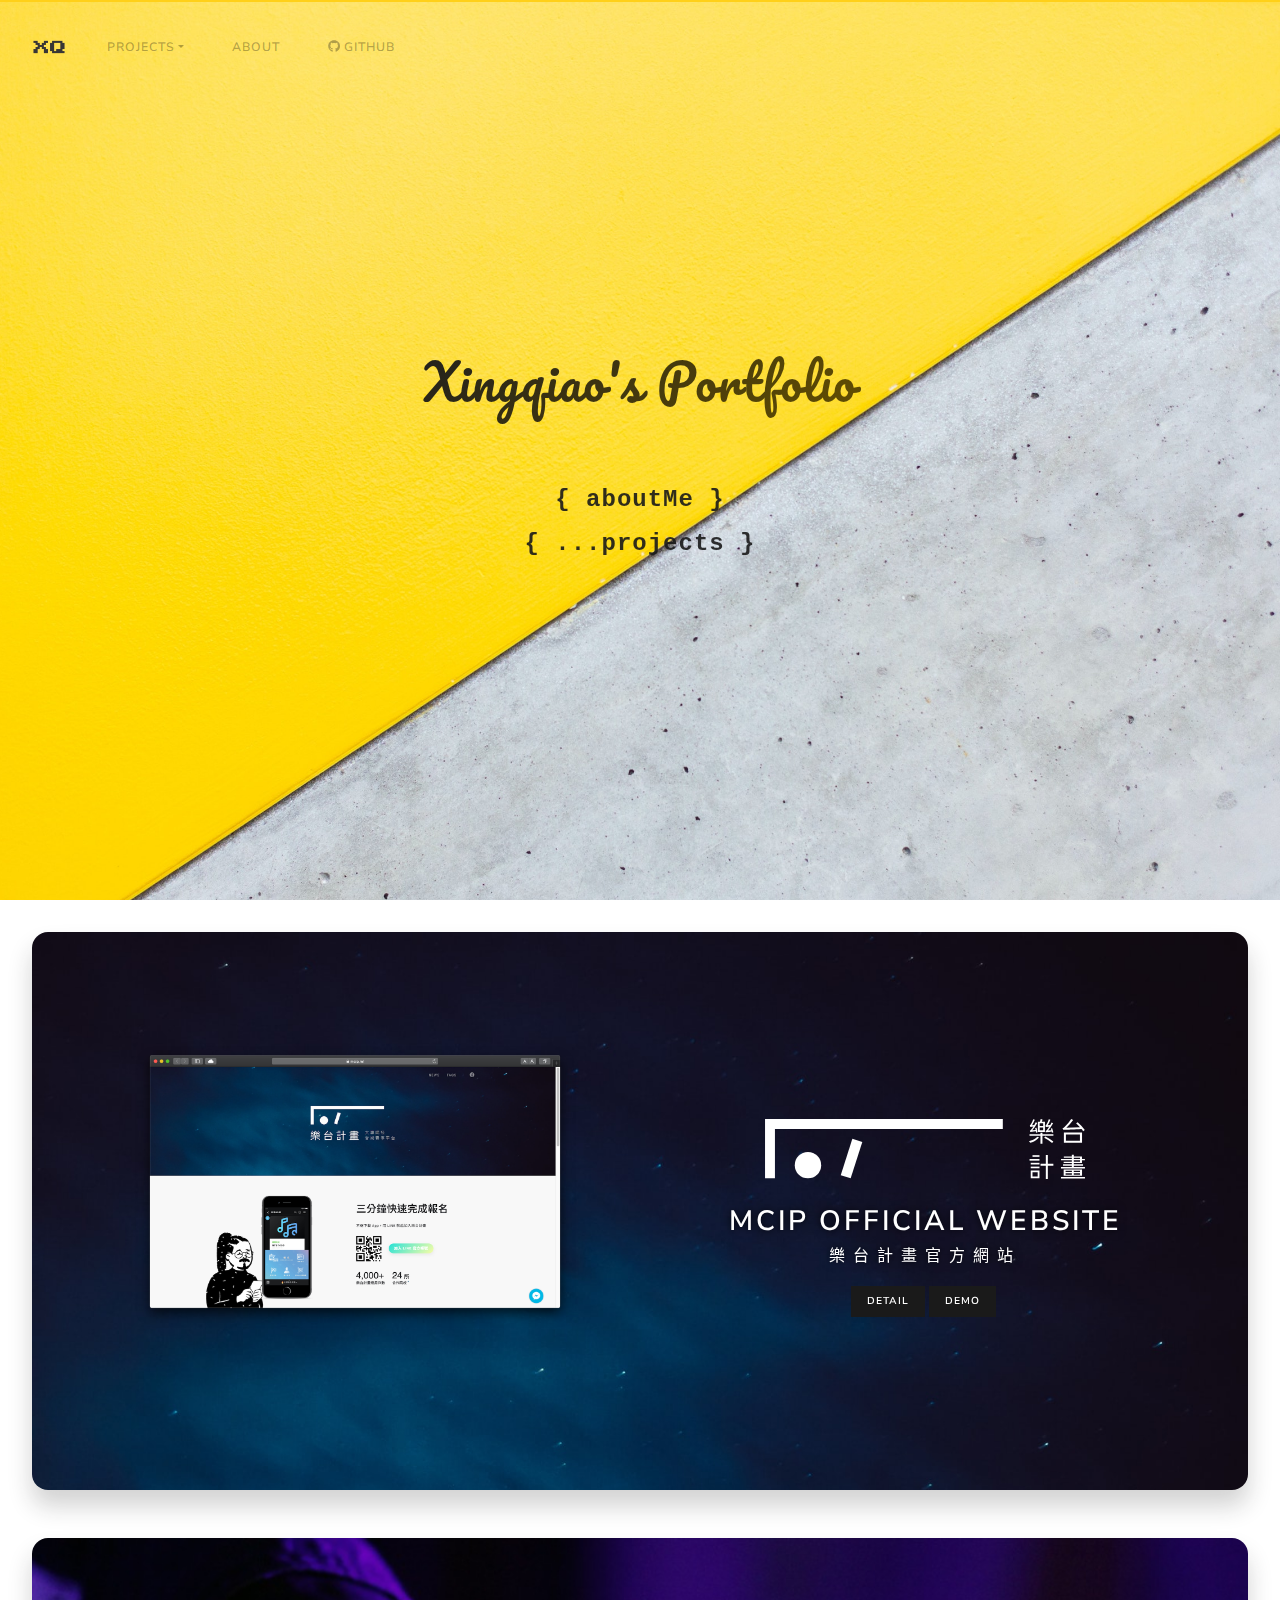
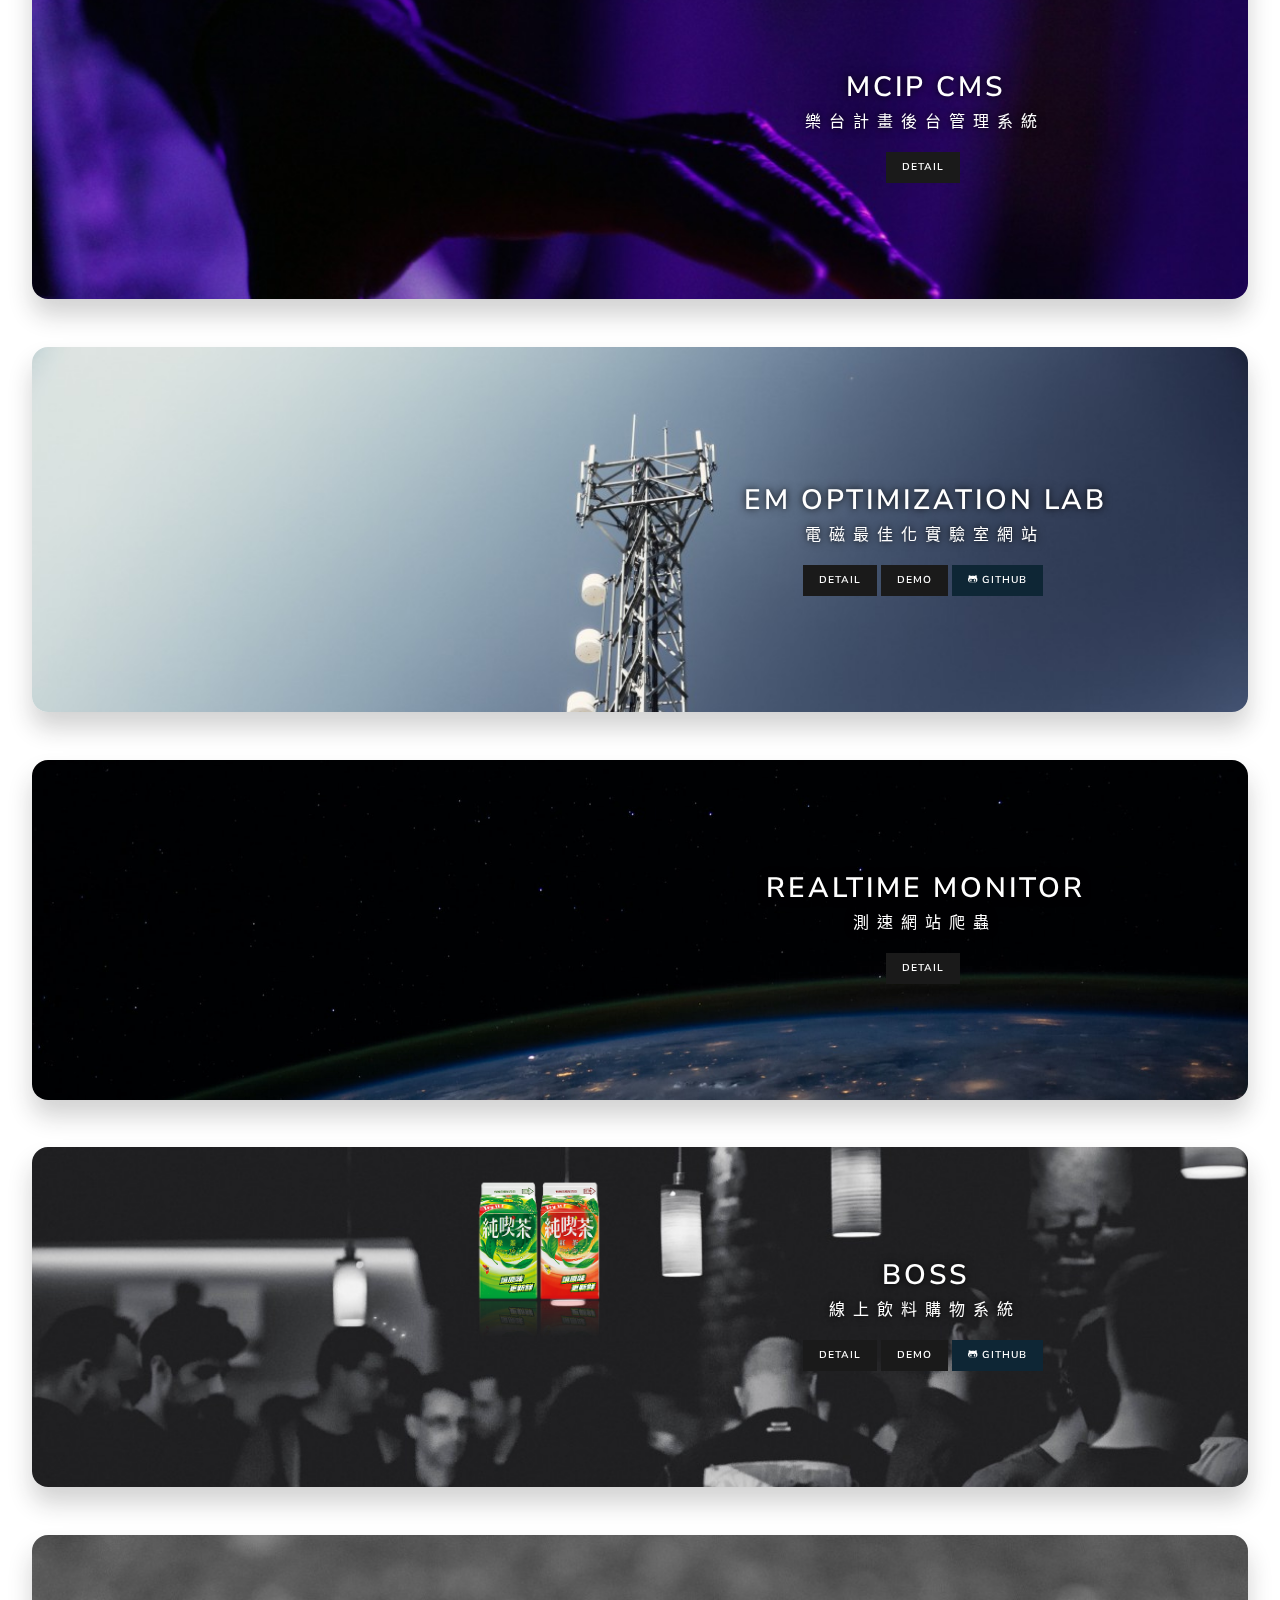
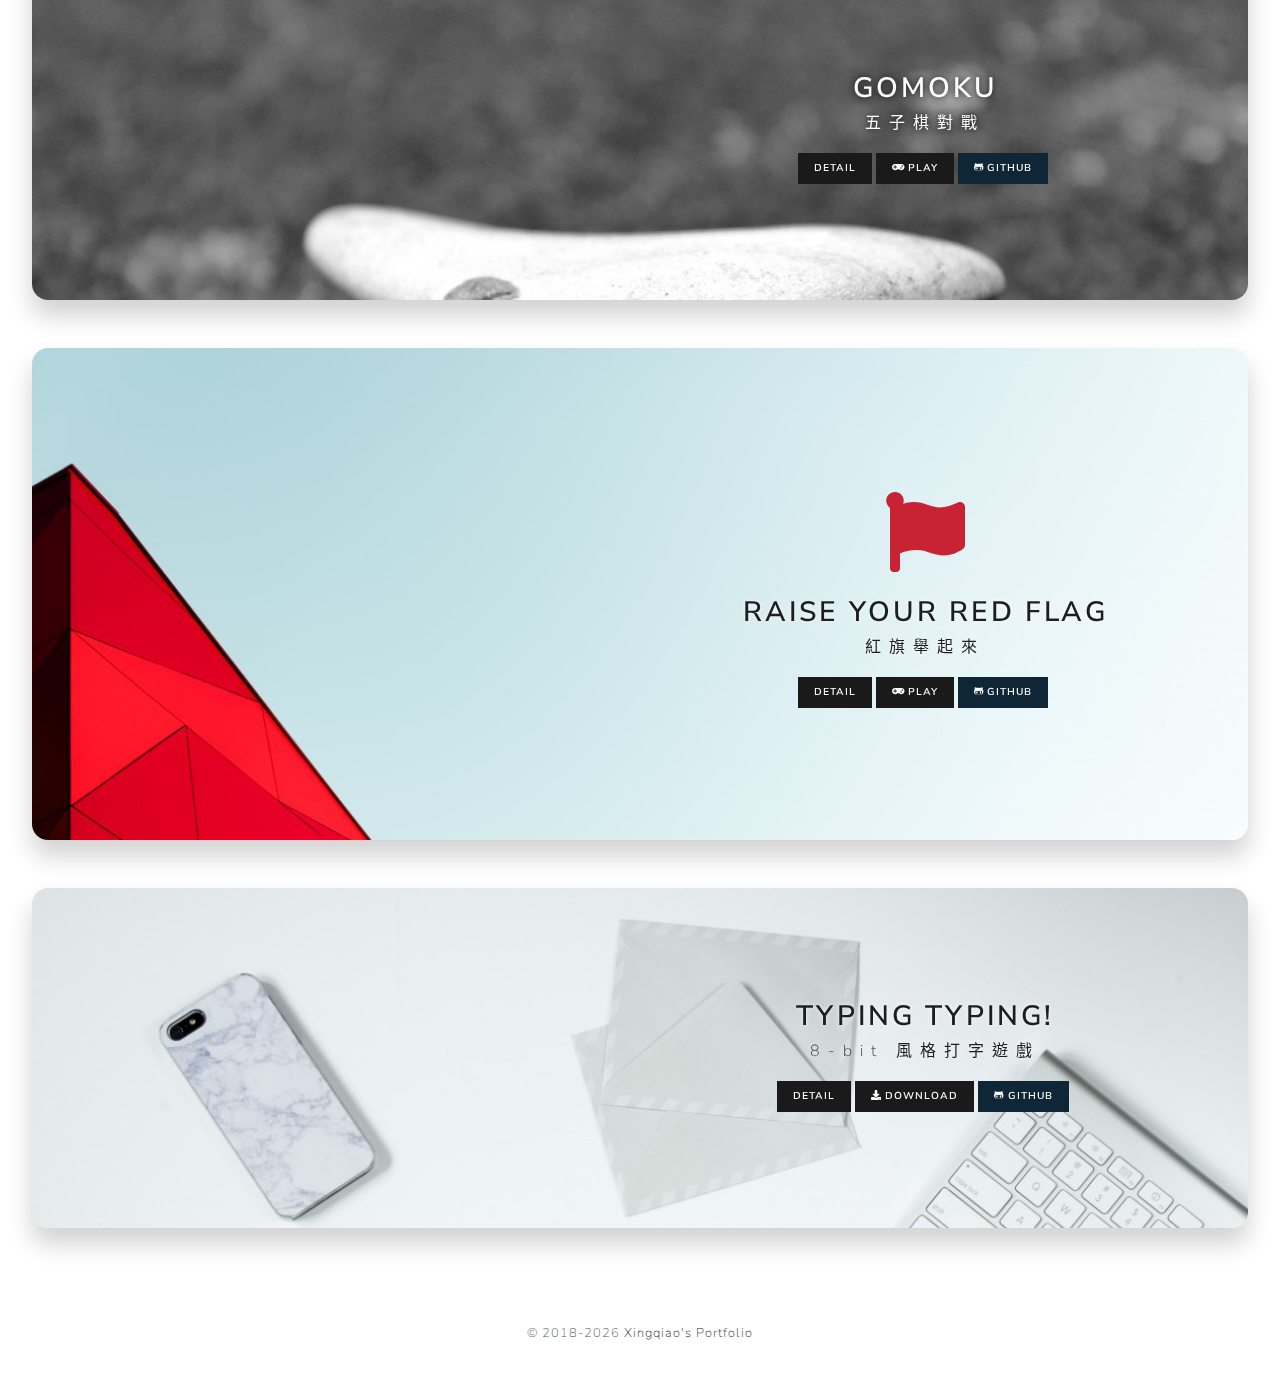
<file: project/gomoku/index.html>
<!DOCTYPE html><html lang="zh-TW" class="nprogress-busy"><head><meta charset="utf-8"><meta http-equiv="X-UA-Compatible" content="IE=edge"><meta name="viewport" content="width=device-width,initial-scale=1"><style type="text/css">svg:not(:root).svg-inline--fa {
  overflow: visible;
}

.svg-inline--fa {
  display: inline-block;
  font-size: inherit;
  height: 1em;
  overflow: visible;
  vertical-align: -0.125em;
}
.svg-inline--fa.fa-lg {
  vertical-align: -0.225em;
}
.svg-inline--fa.fa-w-1 {
  width: 0.0625em;
}
.svg-inline--fa.fa-w-2 {
  width: 0.125em;
}
.svg-inline--fa.fa-w-3 {
  width: 0.1875em;
}
.svg-inline--fa.fa-w-4 {
  width: 0.25em;
}
.svg-inline--fa.fa-w-5 {
  width: 0.3125em;
}
.svg-inline--fa.fa-w-6 {
  width: 0.375em;
}
.svg-inline--fa.fa-w-7 {
  width: 0.4375em;
}
.svg-inline--fa.fa-w-8 {
  width: 0.5em;
}
.svg-inline--fa.fa-w-9 {
  width: 0.5625em;
}
.svg-inline--fa.fa-w-10 {
  width: 0.625em;
}
.svg-inline--fa.fa-w-11 {
  width: 0.6875em;
}
.svg-inline--fa.fa-w-12 {
  width: 0.75em;
}
.svg-inline--fa.fa-w-13 {
  width: 0.8125em;
}
.svg-inline--fa.fa-w-14 {
  width: 0.875em;
}
.svg-inline--fa.fa-w-15 {
  width: 0.9375em;
}
.svg-inline--fa.fa-w-16 {
  width: 1em;
}
.svg-inline--fa.fa-w-17 {
  width: 1.0625em;
}
.svg-inline--fa.fa-w-18 {
  width: 1.125em;
}
.svg-inline--fa.fa-w-19 {
  width: 1.1875em;
}
.svg-inline--fa.fa-w-20 {
  width: 1.25em;
}
.svg-inline--fa.fa-pull-left {
  margin-right: 0.3em;
  width: auto;
}
.svg-inline--fa.fa-pull-right {
  margin-left: 0.3em;
  width: auto;
}
.svg-inline--fa.fa-border {
  height: 1.5em;
}
.svg-inline--fa.fa-li {
  width: 2em;
}
.svg-inline--fa.fa-fw {
  width: 1.25em;
}

.fa-layers svg.svg-inline--fa {
  bottom: 0;
  left: 0;
  margin: auto;
  position: absolute;
  right: 0;
  top: 0;
}

.fa-layers {
  display: inline-block;
  height: 1em;
  position: relative;
  text-align: center;
  vertical-align: -0.125em;
  width: 1em;
}
.fa-layers svg.svg-inline--fa {
  -webkit-transform-origin: center center;
          transform-origin: center center;
}

.fa-layers-counter, .fa-layers-text {
  display: inline-block;
  position: absolute;
  text-align: center;
}

.fa-layers-text {
  left: 50%;
  top: 50%;
  -webkit-transform: translate(-50%, -50%);
          transform: translate(-50%, -50%);
  -webkit-transform-origin: center center;
          transform-origin: center center;
}

.fa-layers-counter {
  background-color: #ff253a;
  border-radius: 1em;
  -webkit-box-sizing: border-box;
          box-sizing: border-box;
  color: #fff;
  height: 1.5em;
  line-height: 1;
  max-width: 5em;
  min-width: 1.5em;
  overflow: hidden;
  padding: 0.25em;
  right: 0;
  text-overflow: ellipsis;
  top: 0;
  -webkit-transform: scale(0.25);
          transform: scale(0.25);
  -webkit-transform-origin: top right;
          transform-origin: top right;
}

.fa-layers-bottom-right {
  bottom: 0;
  right: 0;
  top: auto;
  -webkit-transform: scale(0.25);
          transform: scale(0.25);
  -webkit-transform-origin: bottom right;
          transform-origin: bottom right;
}

.fa-layers-bottom-left {
  bottom: 0;
  left: 0;
  right: auto;
  top: auto;
  -webkit-transform: scale(0.25);
          transform: scale(0.25);
  -webkit-transform-origin: bottom left;
          transform-origin: bottom left;
}

.fa-layers-top-right {
  right: 0;
  top: 0;
  -webkit-transform: scale(0.25);
          transform: scale(0.25);
  -webkit-transform-origin: top right;
          transform-origin: top right;
}

.fa-layers-top-left {
  left: 0;
  right: auto;
  top: 0;
  -webkit-transform: scale(0.25);
          transform: scale(0.25);
  -webkit-transform-origin: top left;
          transform-origin: top left;
}

.fa-lg {
  font-size: 1.3333333333em;
  line-height: 0.75em;
  vertical-align: -0.0667em;
}

.fa-xs {
  font-size: 0.75em;
}

.fa-sm {
  font-size: 0.875em;
}

.fa-1x {
  font-size: 1em;
}

.fa-2x {
  font-size: 2em;
}

.fa-3x {
  font-size: 3em;
}

.fa-4x {
  font-size: 4em;
}

.fa-5x {
  font-size: 5em;
}

.fa-6x {
  font-size: 6em;
}

.fa-7x {
  font-size: 7em;
}

.fa-8x {
  font-size: 8em;
}

.fa-9x {
  font-size: 9em;
}

.fa-10x {
  font-size: 10em;
}

.fa-fw {
  text-align: center;
  width: 1.25em;
}

.fa-ul {
  list-style-type: none;
  margin-left: 2.5em;
  padding-left: 0;
}
.fa-ul > li {
  position: relative;
}

.fa-li {
  left: -2em;
  position: absolute;
  text-align: center;
  width: 2em;
  line-height: inherit;
}

.fa-border {
  border: solid 0.08em #eee;
  border-radius: 0.1em;
  padding: 0.2em 0.25em 0.15em;
}

.fa-pull-left {
  float: left;
}

.fa-pull-right {
  float: right;
}

.fa.fa-pull-left,
.fas.fa-pull-left,
.far.fa-pull-left,
.fal.fa-pull-left,
.fab.fa-pull-left {
  margin-right: 0.3em;
}
.fa.fa-pull-right,
.fas.fa-pull-right,
.far.fa-pull-right,
.fal.fa-pull-right,
.fab.fa-pull-right {
  margin-left: 0.3em;
}

.fa-spin {
  -webkit-animation: fa-spin 2s infinite linear;
          animation: fa-spin 2s infinite linear;
}

.fa-pulse {
  -webkit-animation: fa-spin 1s infinite steps(8);
          animation: fa-spin 1s infinite steps(8);
}

@-webkit-keyframes fa-spin {
  0% {
    -webkit-transform: rotate(0deg);
            transform: rotate(0deg);
  }
  100% {
    -webkit-transform: rotate(360deg);
            transform: rotate(360deg);
  }
}

@keyframes fa-spin {
  0% {
    -webkit-transform: rotate(0deg);
            transform: rotate(0deg);
  }
  100% {
    -webkit-transform: rotate(360deg);
            transform: rotate(360deg);
  }
}
.fa-rotate-90 {
  -ms-filter: "progid:DXImageTransform.Microsoft.BasicImage(rotation=1)";
  -webkit-transform: rotate(90deg);
          transform: rotate(90deg);
}

.fa-rotate-180 {
  -ms-filter: "progid:DXImageTransform.Microsoft.BasicImage(rotation=2)";
  -webkit-transform: rotate(180deg);
          transform: rotate(180deg);
}

.fa-rotate-270 {
  -ms-filter: "progid:DXImageTransform.Microsoft.BasicImage(rotation=3)";
  -webkit-transform: rotate(270deg);
          transform: rotate(270deg);
}

.fa-flip-horizontal {
  -ms-filter: "progid:DXImageTransform.Microsoft.BasicImage(rotation=0, mirror=1)";
  -webkit-transform: scale(-1, 1);
          transform: scale(-1, 1);
}

.fa-flip-vertical {
  -ms-filter: "progid:DXImageTransform.Microsoft.BasicImage(rotation=2, mirror=1)";
  -webkit-transform: scale(1, -1);
          transform: scale(1, -1);
}

.fa-flip-both, .fa-flip-horizontal.fa-flip-vertical {
  -ms-filter: "progid:DXImageTransform.Microsoft.BasicImage(rotation=2, mirror=1)";
  -webkit-transform: scale(-1, -1);
          transform: scale(-1, -1);
}

:root .fa-rotate-90,
:root .fa-rotate-180,
:root .fa-rotate-270,
:root .fa-flip-horizontal,
:root .fa-flip-vertical,
:root .fa-flip-both {
  -webkit-filter: none;
          filter: none;
}

.fa-stack {
  display: inline-block;
  height: 2em;
  position: relative;
  width: 2.5em;
}

.fa-stack-1x,
.fa-stack-2x {
  bottom: 0;
  left: 0;
  margin: auto;
  position: absolute;
  right: 0;
  top: 0;
}

.svg-inline--fa.fa-stack-1x {
  height: 1em;
  width: 1.25em;
}
.svg-inline--fa.fa-stack-2x {
  height: 2em;
  width: 2.5em;
}

.fa-inverse {
  color: #fff;
}

.sr-only {
  border: 0;
  clip: rect(0, 0, 0, 0);
  height: 1px;
  margin: -1px;
  overflow: hidden;
  padding: 0;
  position: absolute;
  width: 1px;
}

.sr-only-focusable:active, .sr-only-focusable:focus {
  clip: auto;
  height: auto;
  margin: 0;
  overflow: visible;
  position: static;
  width: auto;
}

.svg-inline--fa .fa-primary {
  fill: var(--fa-primary-color, currentColor);
  opacity: 1;
  opacity: var(--fa-primary-opacity, 1);
}

.svg-inline--fa .fa-secondary {
  fill: var(--fa-secondary-color, currentColor);
  opacity: 0.4;
  opacity: var(--fa-secondary-opacity, 0.4);
}

.svg-inline--fa.fa-swap-opacity .fa-primary {
  opacity: 0.4;
  opacity: var(--fa-secondary-opacity, 0.4);
}

.svg-inline--fa.fa-swap-opacity .fa-secondary {
  opacity: 1;
  opacity: var(--fa-primary-opacity, 1);
}

.svg-inline--fa mask .fa-primary,
.svg-inline--fa mask .fa-secondary {
  fill: black;
}

.fad.fa-inverse {
  color: #fff;
}</style><link rel="icon" href="/favicon.png"><link href="https://fonts.googleapis.com/css2?family=Pacifico&amp;display=swap" rel="stylesheet"><title>五子棋對戰 | Xingqiao's Portfolio</title><link href="/css/chunk-0e061f28.9cca8716.css" rel="prefetch"><link href="/css/chunk-8a133aae.edcfb856.css" rel="prefetch"><link href="/css/chunk-d92e628a.462594b4.css" rel="prefetch"><link href="/css/chunk-e94341a8.2910617e.css" rel="prefetch"><link href="/js/chunk-0e061f28.1eb30f7e.js" rel="prefetch"><link href="/js/chunk-8a133aae.1edb4a6f.js" rel="prefetch"><link href="/js/chunk-d92e628a.03b33343.js" rel="prefetch"><link href="/js/chunk-e94341a8.f6750484.js" rel="prefetch"><link href="/css/app.c518c13a.css" rel="preload" as="style"><link href="/css/chunk-vendors.e36709d6.css" rel="preload" as="style"><link href="/js/app.1f8f7da2.js" rel="preload" as="script"><link href="/js/chunk-vendors.1a8e3ee9.js" rel="preload" as="script"><link href="/css/chunk-vendors.e36709d6.css" rel="stylesheet"><link href="/css/app.c518c13a.css" rel="stylesheet"><link rel="stylesheet" type="text/css" href="/css/chunk-e94341a8.2910617e.css"><script charset="utf-8" src="/js/chunk-e94341a8.f6750484.js"></script><style type="text/css">.medium-zoom-overlay{position:fixed;top:0;right:0;bottom:0;left:0;opacity:0;transition:opacity .3s;will-change:opacity}.medium-zoom--opened .medium-zoom-overlay{cursor:pointer;cursor:zoom-out;opacity:1}.medium-zoom-image{cursor:pointer;cursor:zoom-in;transition:transform .3s cubic-bezier(.2,0,.2,1)!important}.medium-zoom-image--hidden{visibility:hidden}.medium-zoom-image--opened{position:relative;cursor:pointer;cursor:zoom-out;will-change:transform}</style><meta data-vue-meta="ssr" property="og:title" data-vmid="og:title" content=""><meta data-vue-meta="ssr" property="description" data-vmid="description" content="Gomoku: 五子棋對戰是簡約的五子棋遊戲，也是與好友在悠閒午後消磨時間的良伴。     Demo https://gomoku.ga/..."><meta data-vue-meta="ssr" property="og:description" data-vmid="og:description" content="Gomoku: 五子棋對戰是簡約的五子棋遊戲，也是與好友在悠閒午後消磨時間的良伴。     Demo https://gomoku.ga/..."><meta data-vue-meta="ssr" property="og:image" data-vmid="og:image" content="/img/title.cdeaaee8.png"></head><body><div id="app"><nav data-v-062ee4d6="" id="nav" class="navbar navbar-expand-sm navbar-light" style="top: 0px;"><div data-v-062ee4d6="" class="container-fluid"><a data-v-062ee4d6="" href="/" class="navbar-brand active"><img data-v-062ee4d6="" src="[data-uri]" alt="Logo" class="img-fluid"></a><button data-v-062ee4d6="" type="button" data-toggle="collapse" data-target="#navbarContent" class="navbar-toggler collapsed" aria-expanded="false"><svg data-v-062ee4d6="" aria-hidden="true" focusable="false" data-prefix="fas" data-icon="bars" role="img" xmlns="http://www.w3.org/2000/svg" viewBox="0 0 448 512" class="svg-inline--fa fa-bars fa-w-14"><path data-v-062ee4d6="" fill="currentColor" d="M16 132h416c8.837 0 16-7.163 16-16V76c0-8.837-7.163-16-16-16H16C7.163 60 0 67.163 0 76v40c0 8.837 7.163 16 16 16zm0 160h416c8.837 0 16-7.163 16-16v-40c0-8.837-7.163-16-16-16H16c-8.837 0-16 7.163-16 16v40c0 8.837 7.163 16 16 16zm0 160h416c8.837 0 16-7.163 16-16v-40c0-8.837-7.163-16-16-16H16c-8.837 0-16 7.163-16 16v40c0 8.837 7.163 16 16 16z" class=""></path></svg></button><div data-v-062ee4d6="" id="navbarContent" class="collapse navbar-collapse"><ul data-v-062ee4d6="" class="navbar-nav mr-auto"><li data-v-062ee4d6="" class="nav-item dropdown"><a data-v-062ee4d6="" href="#" data-toggle="dropdown" class="nav-link dropdown-toggle active">Projects</a><div data-v-062ee4d6="" class="dropdown-menu"><h6 data-v-062ee4d6="" class="dropdown-header text-ngsek">Website</h6><a data-v-062ee4d6="" href="/project/mcip" class="dropdown-item">MCIP Official Website</a><a data-v-062ee4d6="" href="/project/mcip-cms" class="dropdown-item">MCIP CMS</a><a data-v-062ee4d6="" href="/project/emo" class="dropdown-item">EM Optimization Lab</a><a data-v-062ee4d6="" href="/project/realtime" class="dropdown-item">Realtime Monitor</a><a data-v-062ee4d6="" href="/project/boss" class="dropdown-item">BOSS</a><div data-v-062ee4d6="" class="dropdown-divider"></div><h6 data-v-062ee4d6="" class="dropdown-header text-ngsek">Game</h6><a data-v-062ee4d6="" href="/project/gomoku" class="dropdown-item router-link-exact-active active" aria-current="page">Gomoku</a><a data-v-062ee4d6="" href="/project/flag" class="dropdown-item">Raise Your Red Flag</a><a data-v-062ee4d6="" href="/project/typingtyping" class="dropdown-item">Typing Typing!</a><!----></div></li><li data-v-062ee4d6="" class="nav-item"><a data-v-062ee4d6="" href="/about" class="nav-link">About</a></li><li data-v-062ee4d6="" class="nav-item"><a data-v-062ee4d6="" href="https://github.com/ngseke" target="_blank" class="nav-link"><svg data-v-062ee4d6="" aria-hidden="true" focusable="false" data-prefix="fab" data-icon="github" role="img" xmlns="http://www.w3.org/2000/svg" viewBox="0 0 496 512" class="mr-1 svg-inline--fa fa-github fa-w-16"><path data-v-062ee4d6="" fill="currentColor" d="M165.9 397.4c0 2-2.3 3.6-5.2 3.6-3.3.3-5.6-1.3-5.6-3.6 0-2 2.3-3.6 5.2-3.6 3-.3 5.6 1.3 5.6 3.6zm-31.1-4.5c-.7 2 1.3 4.3 4.3 4.9 2.6 1 5.6 0 6.2-2s-1.3-4.3-4.3-5.2c-2.6-.7-5.5.3-6.2 2.3zm44.2-1.7c-2.9.7-4.9 2.6-4.6 4.9.3 2 2.9 3.3 5.9 2.6 2.9-.7 4.9-2.6 4.6-4.6-.3-1.9-3-3.2-5.9-2.9zM244.8 8C106.1 8 0 113.3 0 252c0 110.9 69.8 205.8 169.5 239.2 12.8 2.3 17.3-5.6 17.3-12.1 0-6.2-.3-40.4-.3-61.4 0 0-70 15-84.7-29.8 0 0-11.4-29.1-27.8-36.6 0 0-22.9-15.7 1.6-15.4 0 0 24.9 2 38.6 25.8 21.9 38.6 58.6 27.5 72.9 20.9 2.3-16 8.8-27.1 16-33.7-55.9-6.2-112.3-14.3-112.3-110.5 0-27.5 7.6-41.3 23.6-58.9-2.6-6.5-11.1-33.3 2.6-67.9 20.9-6.5 69 27 69 27 20-5.6 41.5-8.5 62.8-8.5s42.8 2.9 62.8 8.5c0 0 48.1-33.6 69-27 13.7 34.7 5.2 61.4 2.6 67.9 16 17.7 25.8 31.5 25.8 58.9 0 96.5-58.9 104.2-114.8 110.5 9.2 7.9 17 22.9 17 46.4 0 33.7-.3 75.4-.3 83.6 0 6.5 4.6 14.4 17.3 12.1C428.2 457.8 496 362.9 496 252 496 113.3 383.5 8 244.8 8zM97.2 352.9c-1.3 1-1 3.3.7 5.2 1.6 1.6 3.9 2.3 5.2 1 1.3-1 1-3.3-.7-5.2-1.6-1.6-3.9-2.3-5.2-1zm-10.8-8.1c-.7 1.3.3 2.9 2.3 3.9 1.6 1 3.6.7 4.3-.7.7-1.3-.3-2.9-2.3-3.9-2-.6-3.6-.3-4.3.7zm32.4 35.6c-1.6 1.3-1 4.3 1.3 6.2 2.3 2.3 5.2 2.6 6.5 1 1.3-1.3.7-4.3-1.3-6.2-2.2-2.3-5.2-2.6-6.5-1zm-11.4-14.7c-1.6 1-1.6 3.6 0 5.9 1.6 2.3 4.3 3.3 5.6 2.3 1.6-1.3 1.6-3.9 0-6.2-1.4-2.3-4-3.3-5.6-2z" class=""></path></svg>GitHub</a></li></ul></div></div></nav><main data-v-34c4874e=""><div data-v-34c4874e="" class="container"><div data-v-34c4874e="" class="row justify-content-center"><div data-v-34c4874e="" class="col-12 col-lg-9"><article data-v-34c4874e=""><h1 id="五子棋對戰">五子棋對戰</h1> <h6 id="oct-2018---nov-2018">Oct, 2018 - Nov, 2018</h6> <hr> <p><img src="/img/title.cdeaaee8.png" alt="" class="medium-zoom-image"></p> <p><a href="https://gomoku.ga/#/about">Gomoku: 五子棋對戰</a>是簡約的五子棋遊戲，也是與好友在悠閒午後消磨時間的良伴。</p> <p><figure><img src="/img/register.023e7774.png" alt="註冊畫面" class="medium-zoom-image"><figcaption>註冊畫面</figcaption></figure> <figure><img src="/img/room.c638cf11.png" alt="大廳房間列表" class="medium-zoom-image"><figcaption>大廳房間列表</figcaption></figure></p> <p><figure><img src="/img/cover.d0a9d21e.png" alt="遊戲對戰與聊天室" class="medium-zoom-image"><figcaption>遊戲對戰與聊天室</figcaption></figure></p> <p><figure><img src="/img/mobile.84f3a2a2.png" alt="行動裝置版本" class="medium-zoom-image"><figcaption>行動裝置版本</figcaption></figure></p> <h2 id="demo">Demo</h2> <p><a href="https://gomoku.ga/">https://gomoku.ga/</a></p> <iframe src="https://ghbtns.com/github-btn.html?user=ngseke&amp;repo=gomoku&amp;type=star&amp;count=false" frameborder="0" scrolling="0" width="150" height="20" title="Star twbs/bootstrap on GitHub"></iframe></article></div></div></div></main><footer data-v-0e5b7c5b="" class="footer"><div data-v-0e5b7c5b="" class="container">© 2018-2021 <a data-v-0e5b7c5b="" href="/" class="active">Xingqiao's Portfolio</a></div></footer></div><script src="/js/chunk-vendors.1a8e3ee9.js"></script><script src="/js/app.1f8f7da2.js"></script><div id="nprogress" style="transition: none 0s ease 0s; opacity: 1;"><div class="bar" role="bar" style="transform: translate3d(0%, 0px, 0px); transition: all 200ms ease 0s;"><div class="peg"></div></div></div></body></html>
</file>
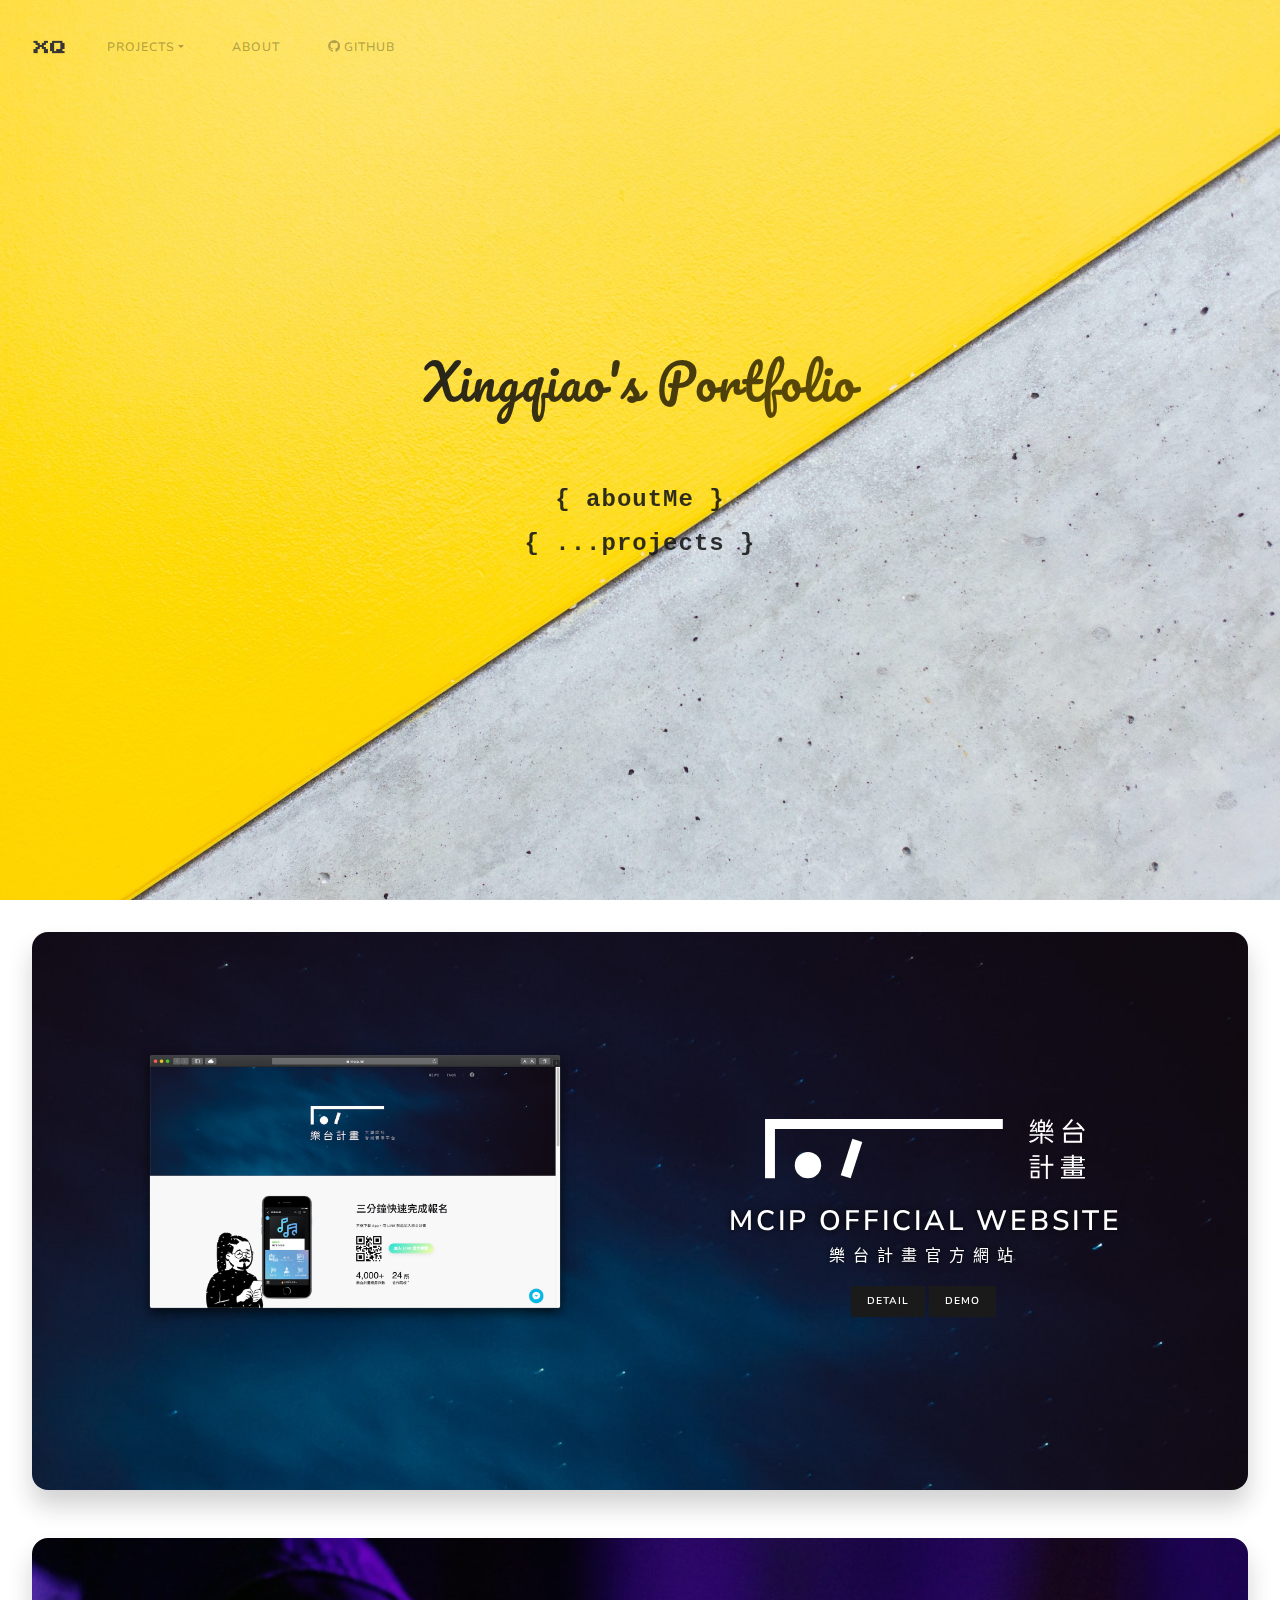
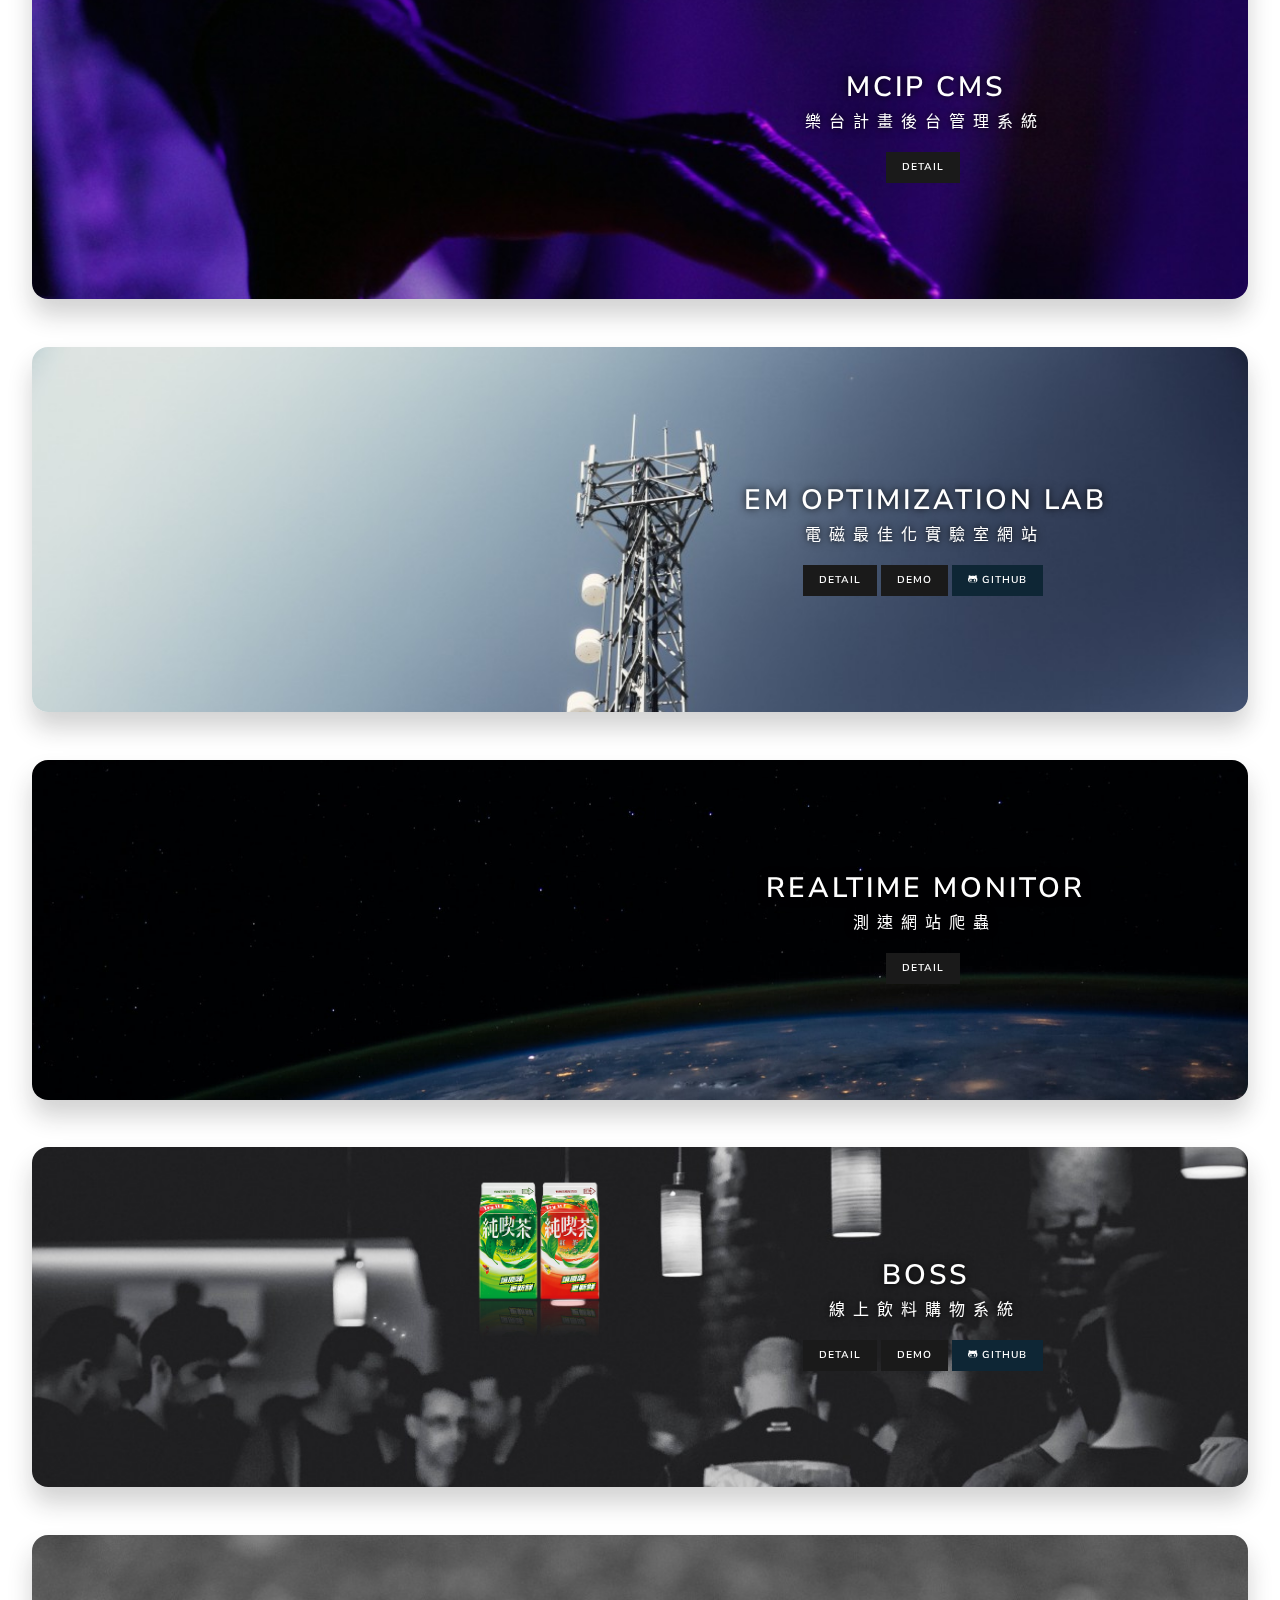
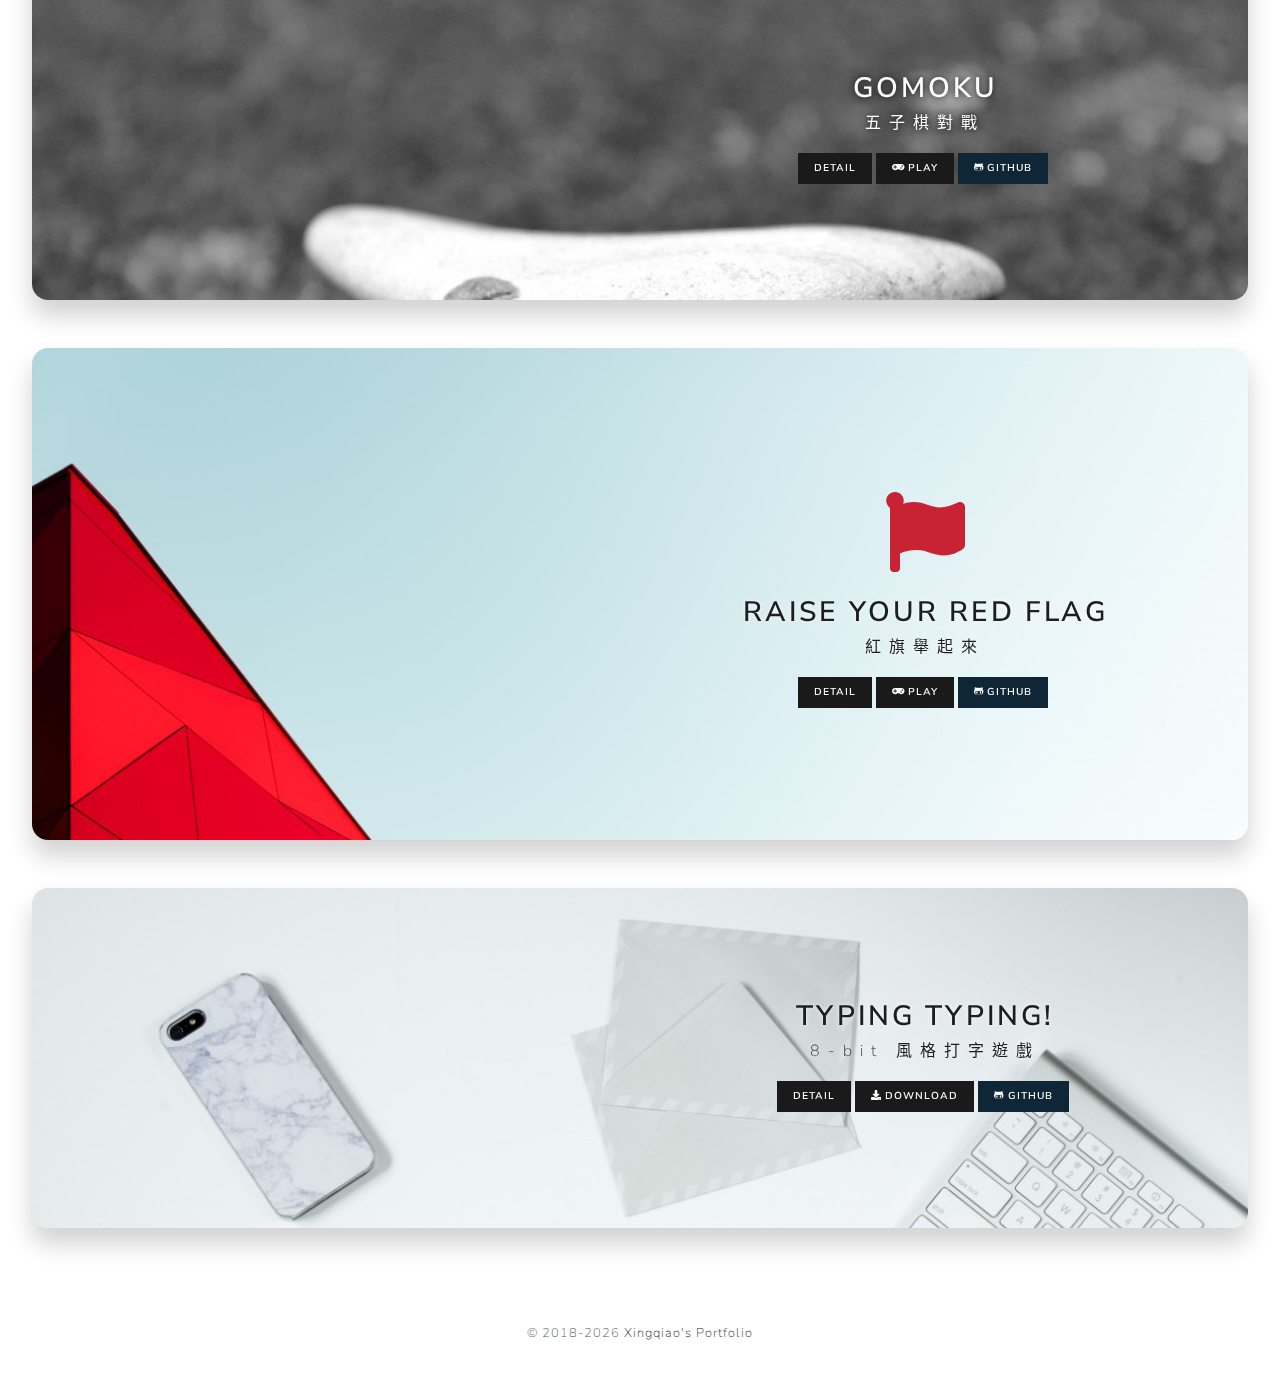
<file: project/mcip-cms/index.html>
<!DOCTYPE html><html lang="zh-TW" class=" "><head><meta charset="utf-8"><meta http-equiv="X-UA-Compatible" content="IE=edge"><meta name="viewport" content="width=device-width,initial-scale=1"><style type="text/css">svg:not(:root).svg-inline--fa {
  overflow: visible;
}

.svg-inline--fa {
  display: inline-block;
  font-size: inherit;
  height: 1em;
  overflow: visible;
  vertical-align: -0.125em;
}
.svg-inline--fa.fa-lg {
  vertical-align: -0.225em;
}
.svg-inline--fa.fa-w-1 {
  width: 0.0625em;
}
.svg-inline--fa.fa-w-2 {
  width: 0.125em;
}
.svg-inline--fa.fa-w-3 {
  width: 0.1875em;
}
.svg-inline--fa.fa-w-4 {
  width: 0.25em;
}
.svg-inline--fa.fa-w-5 {
  width: 0.3125em;
}
.svg-inline--fa.fa-w-6 {
  width: 0.375em;
}
.svg-inline--fa.fa-w-7 {
  width: 0.4375em;
}
.svg-inline--fa.fa-w-8 {
  width: 0.5em;
}
.svg-inline--fa.fa-w-9 {
  width: 0.5625em;
}
.svg-inline--fa.fa-w-10 {
  width: 0.625em;
}
.svg-inline--fa.fa-w-11 {
  width: 0.6875em;
}
.svg-inline--fa.fa-w-12 {
  width: 0.75em;
}
.svg-inline--fa.fa-w-13 {
  width: 0.8125em;
}
.svg-inline--fa.fa-w-14 {
  width: 0.875em;
}
.svg-inline--fa.fa-w-15 {
  width: 0.9375em;
}
.svg-inline--fa.fa-w-16 {
  width: 1em;
}
.svg-inline--fa.fa-w-17 {
  width: 1.0625em;
}
.svg-inline--fa.fa-w-18 {
  width: 1.125em;
}
.svg-inline--fa.fa-w-19 {
  width: 1.1875em;
}
.svg-inline--fa.fa-w-20 {
  width: 1.25em;
}
.svg-inline--fa.fa-pull-left {
  margin-right: 0.3em;
  width: auto;
}
.svg-inline--fa.fa-pull-right {
  margin-left: 0.3em;
  width: auto;
}
.svg-inline--fa.fa-border {
  height: 1.5em;
}
.svg-inline--fa.fa-li {
  width: 2em;
}
.svg-inline--fa.fa-fw {
  width: 1.25em;
}

.fa-layers svg.svg-inline--fa {
  bottom: 0;
  left: 0;
  margin: auto;
  position: absolute;
  right: 0;
  top: 0;
}

.fa-layers {
  display: inline-block;
  height: 1em;
  position: relative;
  text-align: center;
  vertical-align: -0.125em;
  width: 1em;
}
.fa-layers svg.svg-inline--fa {
  -webkit-transform-origin: center center;
          transform-origin: center center;
}

.fa-layers-counter, .fa-layers-text {
  display: inline-block;
  position: absolute;
  text-align: center;
}

.fa-layers-text {
  left: 50%;
  top: 50%;
  -webkit-transform: translate(-50%, -50%);
          transform: translate(-50%, -50%);
  -webkit-transform-origin: center center;
          transform-origin: center center;
}

.fa-layers-counter {
  background-color: #ff253a;
  border-radius: 1em;
  -webkit-box-sizing: border-box;
          box-sizing: border-box;
  color: #fff;
  height: 1.5em;
  line-height: 1;
  max-width: 5em;
  min-width: 1.5em;
  overflow: hidden;
  padding: 0.25em;
  right: 0;
  text-overflow: ellipsis;
  top: 0;
  -webkit-transform: scale(0.25);
          transform: scale(0.25);
  -webkit-transform-origin: top right;
          transform-origin: top right;
}

.fa-layers-bottom-right {
  bottom: 0;
  right: 0;
  top: auto;
  -webkit-transform: scale(0.25);
          transform: scale(0.25);
  -webkit-transform-origin: bottom right;
          transform-origin: bottom right;
}

.fa-layers-bottom-left {
  bottom: 0;
  left: 0;
  right: auto;
  top: auto;
  -webkit-transform: scale(0.25);
          transform: scale(0.25);
  -webkit-transform-origin: bottom left;
          transform-origin: bottom left;
}

.fa-layers-top-right {
  right: 0;
  top: 0;
  -webkit-transform: scale(0.25);
          transform: scale(0.25);
  -webkit-transform-origin: top right;
          transform-origin: top right;
}

.fa-layers-top-left {
  left: 0;
  right: auto;
  top: 0;
  -webkit-transform: scale(0.25);
          transform: scale(0.25);
  -webkit-transform-origin: top left;
          transform-origin: top left;
}

.fa-lg {
  font-size: 1.3333333333em;
  line-height: 0.75em;
  vertical-align: -0.0667em;
}

.fa-xs {
  font-size: 0.75em;
}

.fa-sm {
  font-size: 0.875em;
}

.fa-1x {
  font-size: 1em;
}

.fa-2x {
  font-size: 2em;
}

.fa-3x {
  font-size: 3em;
}

.fa-4x {
  font-size: 4em;
}

.fa-5x {
  font-size: 5em;
}

.fa-6x {
  font-size: 6em;
}

.fa-7x {
  font-size: 7em;
}

.fa-8x {
  font-size: 8em;
}

.fa-9x {
  font-size: 9em;
}

.fa-10x {
  font-size: 10em;
}

.fa-fw {
  text-align: center;
  width: 1.25em;
}

.fa-ul {
  list-style-type: none;
  margin-left: 2.5em;
  padding-left: 0;
}
.fa-ul > li {
  position: relative;
}

.fa-li {
  left: -2em;
  position: absolute;
  text-align: center;
  width: 2em;
  line-height: inherit;
}

.fa-border {
  border: solid 0.08em #eee;
  border-radius: 0.1em;
  padding: 0.2em 0.25em 0.15em;
}

.fa-pull-left {
  float: left;
}

.fa-pull-right {
  float: right;
}

.fa.fa-pull-left,
.fas.fa-pull-left,
.far.fa-pull-left,
.fal.fa-pull-left,
.fab.fa-pull-left {
  margin-right: 0.3em;
}
.fa.fa-pull-right,
.fas.fa-pull-right,
.far.fa-pull-right,
.fal.fa-pull-right,
.fab.fa-pull-right {
  margin-left: 0.3em;
}

.fa-spin {
  -webkit-animation: fa-spin 2s infinite linear;
          animation: fa-spin 2s infinite linear;
}

.fa-pulse {
  -webkit-animation: fa-spin 1s infinite steps(8);
          animation: fa-spin 1s infinite steps(8);
}

@-webkit-keyframes fa-spin {
  0% {
    -webkit-transform: rotate(0deg);
            transform: rotate(0deg);
  }
  100% {
    -webkit-transform: rotate(360deg);
            transform: rotate(360deg);
  }
}

@keyframes fa-spin {
  0% {
    -webkit-transform: rotate(0deg);
            transform: rotate(0deg);
  }
  100% {
    -webkit-transform: rotate(360deg);
            transform: rotate(360deg);
  }
}
.fa-rotate-90 {
  -ms-filter: "progid:DXImageTransform.Microsoft.BasicImage(rotation=1)";
  -webkit-transform: rotate(90deg);
          transform: rotate(90deg);
}

.fa-rotate-180 {
  -ms-filter: "progid:DXImageTransform.Microsoft.BasicImage(rotation=2)";
  -webkit-transform: rotate(180deg);
          transform: rotate(180deg);
}

.fa-rotate-270 {
  -ms-filter: "progid:DXImageTransform.Microsoft.BasicImage(rotation=3)";
  -webkit-transform: rotate(270deg);
          transform: rotate(270deg);
}

.fa-flip-horizontal {
  -ms-filter: "progid:DXImageTransform.Microsoft.BasicImage(rotation=0, mirror=1)";
  -webkit-transform: scale(-1, 1);
          transform: scale(-1, 1);
}

.fa-flip-vertical {
  -ms-filter: "progid:DXImageTransform.Microsoft.BasicImage(rotation=2, mirror=1)";
  -webkit-transform: scale(1, -1);
          transform: scale(1, -1);
}

.fa-flip-both, .fa-flip-horizontal.fa-flip-vertical {
  -ms-filter: "progid:DXImageTransform.Microsoft.BasicImage(rotation=2, mirror=1)";
  -webkit-transform: scale(-1, -1);
          transform: scale(-1, -1);
}

:root .fa-rotate-90,
:root .fa-rotate-180,
:root .fa-rotate-270,
:root .fa-flip-horizontal,
:root .fa-flip-vertical,
:root .fa-flip-both {
  -webkit-filter: none;
          filter: none;
}

.fa-stack {
  display: inline-block;
  height: 2em;
  position: relative;
  width: 2.5em;
}

.fa-stack-1x,
.fa-stack-2x {
  bottom: 0;
  left: 0;
  margin: auto;
  position: absolute;
  right: 0;
  top: 0;
}

.svg-inline--fa.fa-stack-1x {
  height: 1em;
  width: 1.25em;
}
.svg-inline--fa.fa-stack-2x {
  height: 2em;
  width: 2.5em;
}

.fa-inverse {
  color: #fff;
}

.sr-only {
  border: 0;
  clip: rect(0, 0, 0, 0);
  height: 1px;
  margin: -1px;
  overflow: hidden;
  padding: 0;
  position: absolute;
  width: 1px;
}

.sr-only-focusable:active, .sr-only-focusable:focus {
  clip: auto;
  height: auto;
  margin: 0;
  overflow: visible;
  position: static;
  width: auto;
}

.svg-inline--fa .fa-primary {
  fill: var(--fa-primary-color, currentColor);
  opacity: 1;
  opacity: var(--fa-primary-opacity, 1);
}

.svg-inline--fa .fa-secondary {
  fill: var(--fa-secondary-color, currentColor);
  opacity: 0.4;
  opacity: var(--fa-secondary-opacity, 0.4);
}

.svg-inline--fa.fa-swap-opacity .fa-primary {
  opacity: 0.4;
  opacity: var(--fa-secondary-opacity, 0.4);
}

.svg-inline--fa.fa-swap-opacity .fa-secondary {
  opacity: 1;
  opacity: var(--fa-primary-opacity, 1);
}

.svg-inline--fa mask .fa-primary,
.svg-inline--fa mask .fa-secondary {
  fill: black;
}

.fad.fa-inverse {
  color: #fff;
}</style><link rel="icon" href="/favicon.png"><link href="https://fonts.googleapis.com/css2?family=Pacifico&amp;display=swap" rel="stylesheet"><title>樂台計畫後台管理系統 | Xingqiao's Portfolio</title><link href="/css/chunk-0e061f28.9cca8716.css" rel="prefetch"><link href="/css/chunk-8a133aae.edcfb856.css" rel="prefetch"><link href="/css/chunk-d92e628a.462594b4.css" rel="prefetch"><link href="/css/chunk-e94341a8.2910617e.css" rel="prefetch"><link href="/js/chunk-0e061f28.1eb30f7e.js" rel="prefetch"><link href="/js/chunk-8a133aae.1edb4a6f.js" rel="prefetch"><link href="/js/chunk-d92e628a.03b33343.js" rel="prefetch"><link href="/js/chunk-e94341a8.f6750484.js" rel="prefetch"><link href="/css/app.c518c13a.css" rel="preload" as="style"><link href="/css/chunk-vendors.e36709d6.css" rel="preload" as="style"><link href="/js/app.1f8f7da2.js" rel="preload" as="script"><link href="/js/chunk-vendors.1a8e3ee9.js" rel="preload" as="script"><link href="/css/chunk-vendors.e36709d6.css" rel="stylesheet"><link href="/css/app.c518c13a.css" rel="stylesheet"><link rel="stylesheet" type="text/css" href="/css/chunk-e94341a8.2910617e.css"><script charset="utf-8" src="/js/chunk-e94341a8.f6750484.js"></script><style type="text/css">.medium-zoom-overlay{position:fixed;top:0;right:0;bottom:0;left:0;opacity:0;transition:opacity .3s;will-change:opacity}.medium-zoom--opened .medium-zoom-overlay{cursor:pointer;cursor:zoom-out;opacity:1}.medium-zoom-image{cursor:pointer;cursor:zoom-in;transition:transform .3s cubic-bezier(.2,0,.2,1)!important}.medium-zoom-image--hidden{visibility:hidden}.medium-zoom-image--opened{position:relative;cursor:pointer;cursor:zoom-out;will-change:transform}</style><meta data-vue-meta="ssr" property="og:title" data-vmid="og:title" content=""><meta data-vue-meta="ssr" property="description" data-vmid="description" content="樂台計畫誕生於 2018 年之冬，是我與大學好友 Kaichi 攜手開發的大專院校音樂平台。我們皆來自吉他社，基於對音樂的熱愛，加上我們分析了各個賽事在籌辦時的痛點，因此樂台計畫這個平台應運而生，宗旨是打造更優質的音樂賽事環境，簡化社團在處理報名業務的作業流程。 在上線屆滿一年來，樂台計畫傾聽了來自..."><meta data-vue-meta="ssr" property="og:description" data-vmid="og:description" content="樂台計畫誕生於 2018 年之冬，是我與大學好友 Kaichi 攜手開發的大專院校音樂平台。我們皆來自吉他社，基於對音樂的熱愛，加上我們分析了各個賽事在籌辦時的痛點，因此樂台計畫這個平台應運而生，宗旨是打造更優質的音樂賽事環境，簡化社團在處理報名業務的作業流程。 在上線屆滿一年來，樂台計畫傾聽了來自..."><meta data-vue-meta="ssr" property="og:image" data-vmid="og:image" content="/img/fb-cover.29f0fba5.png"></head><body><div id="app"><nav data-v-062ee4d6="" id="nav" class="navbar navbar-expand-sm navbar-light" style="top: 0px;"><div data-v-062ee4d6="" class="container-fluid"><a data-v-062ee4d6="" href="/" class="navbar-brand active"><img data-v-062ee4d6="" src="[data-uri]" alt="Logo" class="img-fluid"></a><button data-v-062ee4d6="" type="button" data-toggle="collapse" data-target="#navbarContent" class="navbar-toggler collapsed" aria-expanded="false"><svg data-v-062ee4d6="" aria-hidden="true" focusable="false" data-prefix="fas" data-icon="bars" role="img" xmlns="http://www.w3.org/2000/svg" viewBox="0 0 448 512" class="svg-inline--fa fa-bars fa-w-14"><path data-v-062ee4d6="" fill="currentColor" d="M16 132h416c8.837 0 16-7.163 16-16V76c0-8.837-7.163-16-16-16H16C7.163 60 0 67.163 0 76v40c0 8.837 7.163 16 16 16zm0 160h416c8.837 0 16-7.163 16-16v-40c0-8.837-7.163-16-16-16H16c-8.837 0-16 7.163-16 16v40c0 8.837 7.163 16 16 16zm0 160h416c8.837 0 16-7.163 16-16v-40c0-8.837-7.163-16-16-16H16c-8.837 0-16 7.163-16 16v40c0 8.837 7.163 16 16 16z" class=""></path></svg></button><div data-v-062ee4d6="" id="navbarContent" class="collapse navbar-collapse"><ul data-v-062ee4d6="" class="navbar-nav mr-auto"><li data-v-062ee4d6="" class="nav-item dropdown"><a data-v-062ee4d6="" href="#" data-toggle="dropdown" class="nav-link dropdown-toggle active">Projects</a><div data-v-062ee4d6="" class="dropdown-menu"><h6 data-v-062ee4d6="" class="dropdown-header text-ngsek">Website</h6><a data-v-062ee4d6="" href="/project/mcip" class="dropdown-item">MCIP Official Website</a><a data-v-062ee4d6="" href="/project/mcip-cms" class="dropdown-item router-link-exact-active active" aria-current="page">MCIP CMS</a><a data-v-062ee4d6="" href="/project/emo" class="dropdown-item">EM Optimization Lab</a><a data-v-062ee4d6="" href="/project/realtime" class="dropdown-item">Realtime Monitor</a><a data-v-062ee4d6="" href="/project/boss" class="dropdown-item">BOSS</a><div data-v-062ee4d6="" class="dropdown-divider"></div><h6 data-v-062ee4d6="" class="dropdown-header text-ngsek">Game</h6><a data-v-062ee4d6="" href="/project/gomoku" class="dropdown-item">Gomoku</a><a data-v-062ee4d6="" href="/project/flag" class="dropdown-item">Raise Your Red Flag</a><a data-v-062ee4d6="" href="/project/typingtyping" class="dropdown-item">Typing Typing!</a><!----></div></li><li data-v-062ee4d6="" class="nav-item"><a data-v-062ee4d6="" href="/about" class="nav-link">About</a></li><li data-v-062ee4d6="" class="nav-item"><a data-v-062ee4d6="" href="https://github.com/ngseke" target="_blank" class="nav-link"><svg data-v-062ee4d6="" aria-hidden="true" focusable="false" data-prefix="fab" data-icon="github" role="img" xmlns="http://www.w3.org/2000/svg" viewBox="0 0 496 512" class="mr-1 svg-inline--fa fa-github fa-w-16"><path data-v-062ee4d6="" fill="currentColor" d="M165.9 397.4c0 2-2.3 3.6-5.2 3.6-3.3.3-5.6-1.3-5.6-3.6 0-2 2.3-3.6 5.2-3.6 3-.3 5.6 1.3 5.6 3.6zm-31.1-4.5c-.7 2 1.3 4.3 4.3 4.9 2.6 1 5.6 0 6.2-2s-1.3-4.3-4.3-5.2c-2.6-.7-5.5.3-6.2 2.3zm44.2-1.7c-2.9.7-4.9 2.6-4.6 4.9.3 2 2.9 3.3 5.9 2.6 2.9-.7 4.9-2.6 4.6-4.6-.3-1.9-3-3.2-5.9-2.9zM244.8 8C106.1 8 0 113.3 0 252c0 110.9 69.8 205.8 169.5 239.2 12.8 2.3 17.3-5.6 17.3-12.1 0-6.2-.3-40.4-.3-61.4 0 0-70 15-84.7-29.8 0 0-11.4-29.1-27.8-36.6 0 0-22.9-15.7 1.6-15.4 0 0 24.9 2 38.6 25.8 21.9 38.6 58.6 27.5 72.9 20.9 2.3-16 8.8-27.1 16-33.7-55.9-6.2-112.3-14.3-112.3-110.5 0-27.5 7.6-41.3 23.6-58.9-2.6-6.5-11.1-33.3 2.6-67.9 20.9-6.5 69 27 69 27 20-5.6 41.5-8.5 62.8-8.5s42.8 2.9 62.8 8.5c0 0 48.1-33.6 69-27 13.7 34.7 5.2 61.4 2.6 67.9 16 17.7 25.8 31.5 25.8 58.9 0 96.5-58.9 104.2-114.8 110.5 9.2 7.9 17 22.9 17 46.4 0 33.7-.3 75.4-.3 83.6 0 6.5 4.6 14.4 17.3 12.1C428.2 457.8 496 362.9 496 252 496 113.3 383.5 8 244.8 8zM97.2 352.9c-1.3 1-1 3.3.7 5.2 1.6 1.6 3.9 2.3 5.2 1 1.3-1 1-3.3-.7-5.2-1.6-1.6-3.9-2.3-5.2-1zm-10.8-8.1c-.7 1.3.3 2.9 2.3 3.9 1.6 1 3.6.7 4.3-.7.7-1.3-.3-2.9-2.3-3.9-2-.6-3.6-.3-4.3.7zm32.4 35.6c-1.6 1.3-1 4.3 1.3 6.2 2.3 2.3 5.2 2.6 6.5 1 1.3-1.3.7-4.3-1.3-6.2-2.2-2.3-5.2-2.6-6.5-1zm-11.4-14.7c-1.6 1-1.6 3.6 0 5.9 1.6 2.3 4.3 3.3 5.6 2.3 1.6-1.3 1.6-3.9 0-6.2-1.4-2.3-4-3.3-5.6-2z" class=""></path></svg>GitHub</a></li></ul></div></div></nav><main data-v-34c4874e=""><div data-v-34c4874e="" class="container"><div data-v-34c4874e="" class="row justify-content-center"><div data-v-34c4874e="" class="col-12 col-lg-9"><article data-v-34c4874e=""><h1 id="樂台計畫後台管理系統">樂台計畫後台管理系統</h1> <h6 id="nov-2018---present">Nov, 2018 - Present</h6> <hr> <p><img src="/img/fb-cover.29f0fba5.png" alt="" class="medium-zoom-image"></p> <p><a href="https://mcip.ml/">樂台計畫</a>誕生於 2018 年之冬，是我與大學好友 Kaichi 攜手開發的大專院校音樂平台。我們皆來自吉他社，基於對音樂的熱愛，加上我們分析了各個賽事在籌辦時的痛點，因此樂台計畫這個平台應運而生，宗旨是打造更優質的音樂賽事環境，簡化社團在處理報名業務的作業流程。</p> <p>在上線屆滿一年來，樂台計畫傾聽了來自各方用戶的反饋和建議，持續優化系統與擴展規模。</p> <p>對於參賽者，樂台計畫以 Line App 官方帳號的形式，讓用戶輕鬆簡單地報名參賽，瀏覽各賽事的詳細資訊，還有查看當前比賽進度等功能。目前用戶數已超過 4,000 人，全台從北到南，共計有 24 所大專院校的音樂社團與我們成為合作夥伴。</p> <p>而對於主辦比賽的社團成員們，樂台計畫提供一套完整的後台管理系統。 在此項目中本人負責的是<strong>後台管理系統</strong>開發與部分 Line App <strong>UI/UX 設計</strong>。</p> <p><figure><img src="/img/dashboard.9a6aba5f.png" alt="管理後台概覽頁面(Dashboard)" class="medium-zoom-image"><figcaption>管理後台概覽頁面(Dashboard)</figcaption></figure></p> <p>管理後台前端框架為 Vue.js，主要都 Vuetify 這個組件庫來建置，它提供許多 Material Design 風格的組件，使得在設計 UI 上節省不少心力。 <figure><img src="/img/forms.d14c2068.png" alt="參賽者報名列表" class="medium-zoom-image"><figcaption>參賽者報名列表</figcaption></figure> <figure><img src="/img/edit-form.ba55920b.png" alt="編輯報名表單" class="medium-zoom-image"><figcaption>編輯報名表單</figcaption></figure></p> <p>此系統落實前後端分離，使用 Axios 與後端串接資料。我與後端合力規劃並協調 API 的規格，其中也包括 Database Schema 的設計。在樂台計畫草創時期，我們根據業務邏輯，並考慮 NoSQL 的特性，妥善設計出合理的資料庫架構。 <figure><img src="/img/login.0ad9ed0b.png" alt="登入畫面" class="medium-zoom-image"><figcaption>登入畫面</figcaption></figure></p> <p>本專案一律使用 Pug 模板語言撰寫，透過縮排就能很靈活地調整 HTML 的巢狀結構，它的混入功能也為設計模板帶來許多便利。 <figure><img src="/img/pug.df91d19c.png" alt="專案中使用的 Pug 模板" class="medium-zoom-image"><figcaption>專案中使用的 Pug 模板</figcaption></figure></p> <p><figure><img src="/img/competition.fe930251.png" alt="編輯賽況資訊" class="medium-zoom-image"><figcaption>編輯賽況資訊</figcaption></figure> <figure><img src="/img/config.9d33239c.png" alt="設定學校資訊" class="medium-zoom-image"><figcaption>設定學校資訊</figcaption></figure></p> </article></div></div></div></main><footer data-v-0e5b7c5b="" class="footer"><div data-v-0e5b7c5b="" class="container">© 2018-2021 <a data-v-0e5b7c5b="" href="/" class="active">Xingqiao's Portfolio</a></div></footer></div><script src="/js/chunk-vendors.1a8e3ee9.js"></script><script src="/js/app.1f8f7da2.js"></script></body></html>
</file>
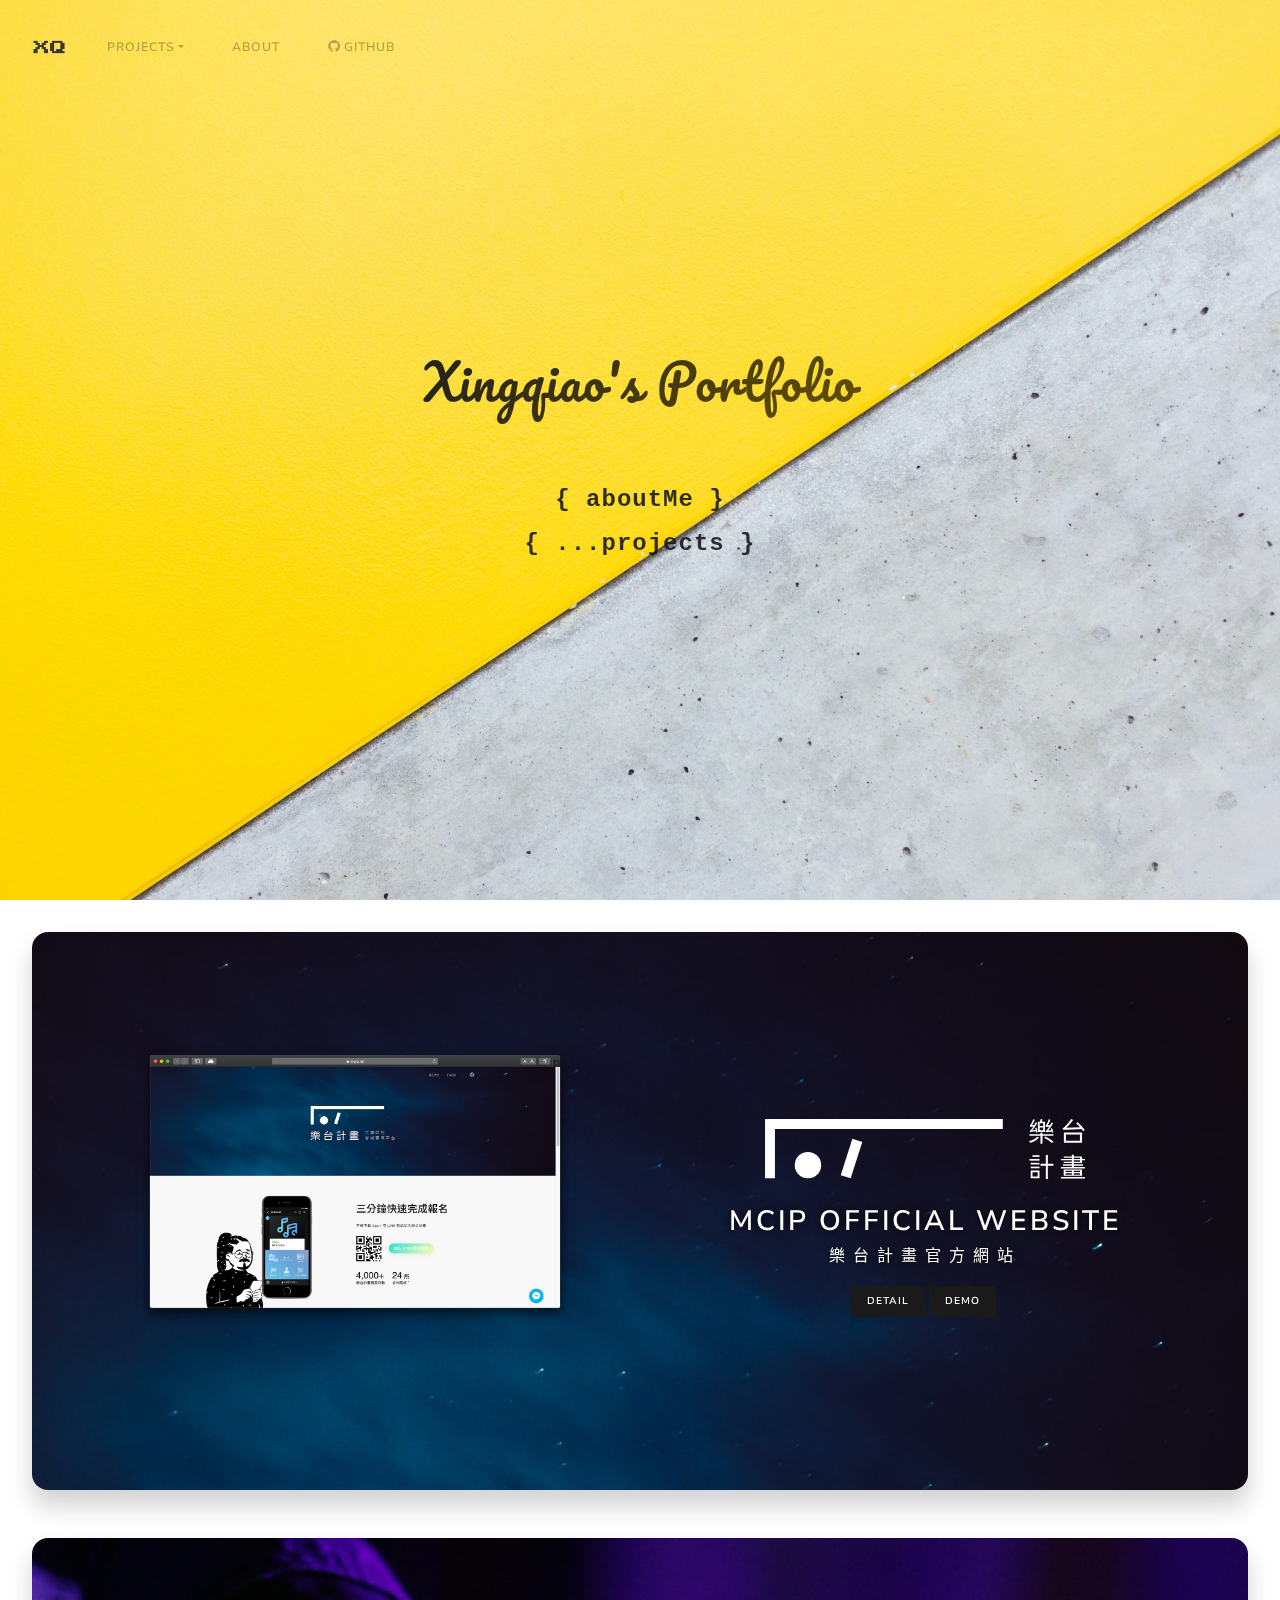
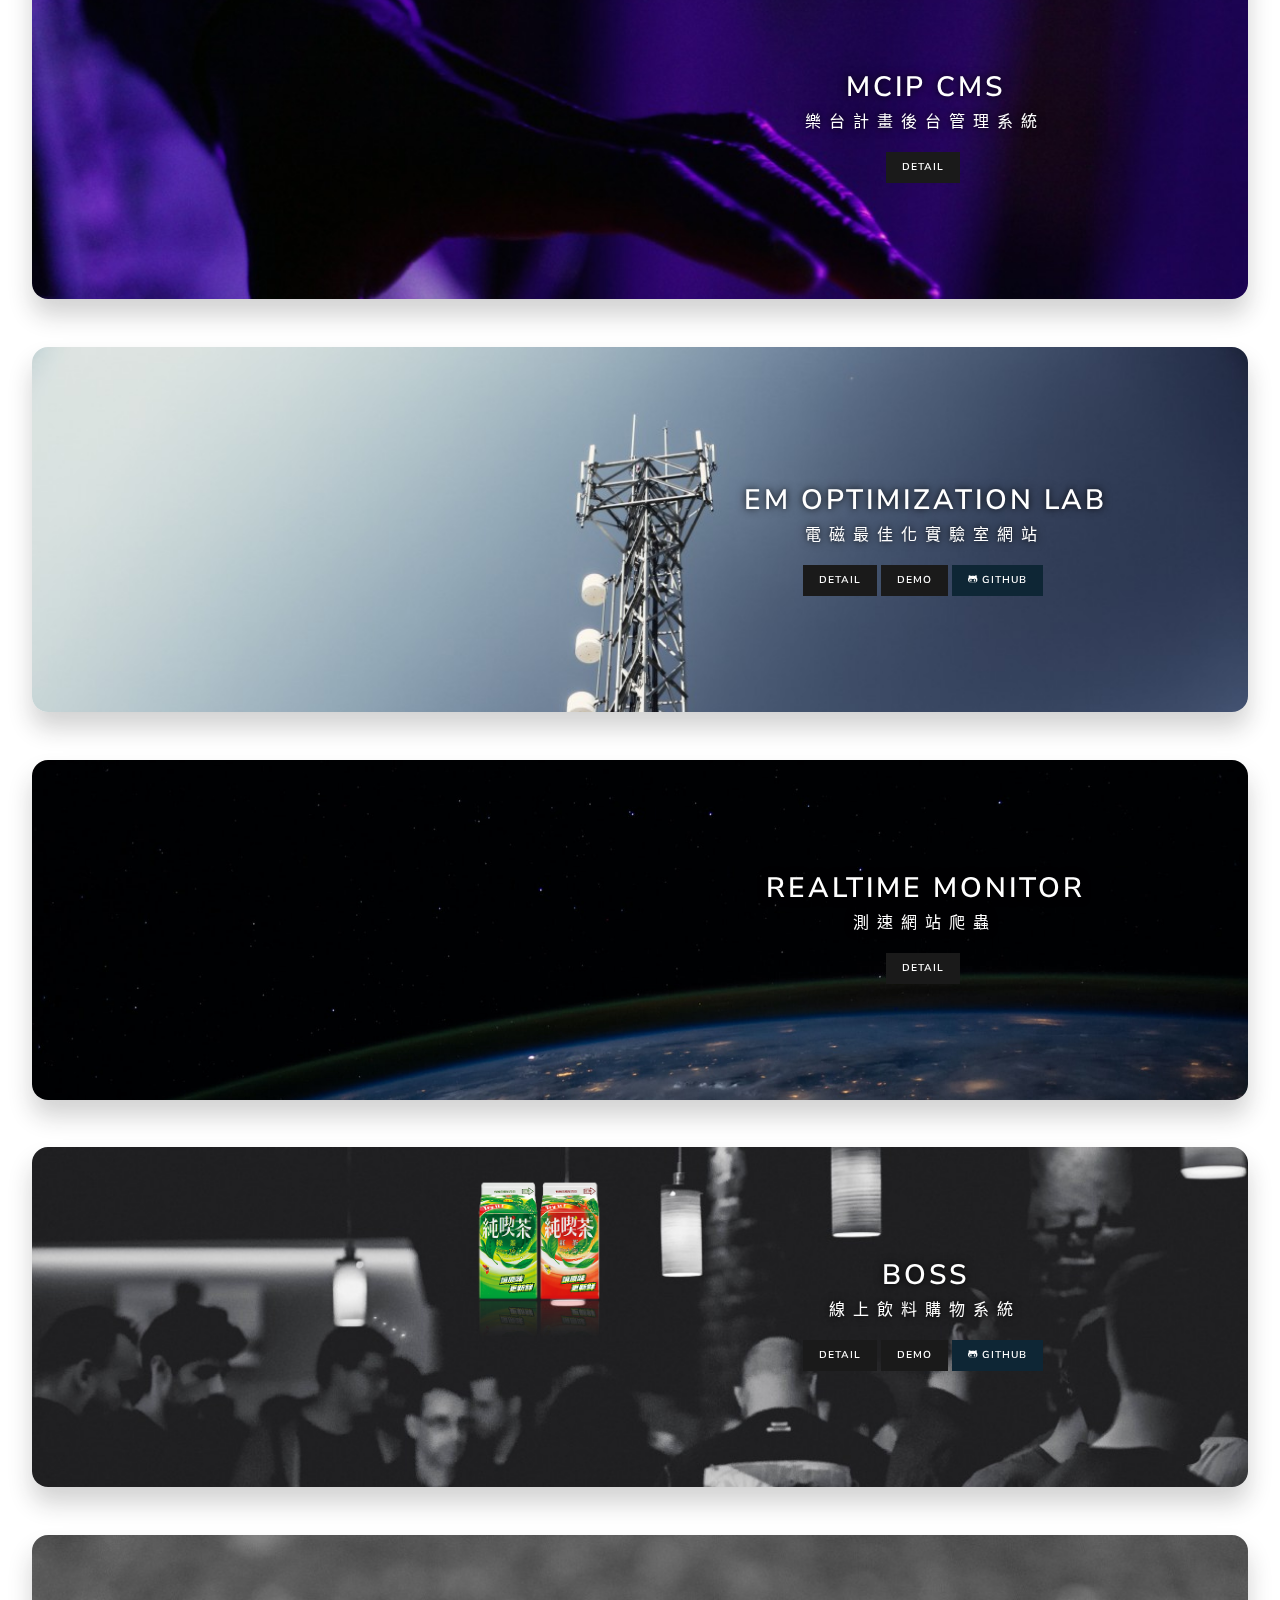
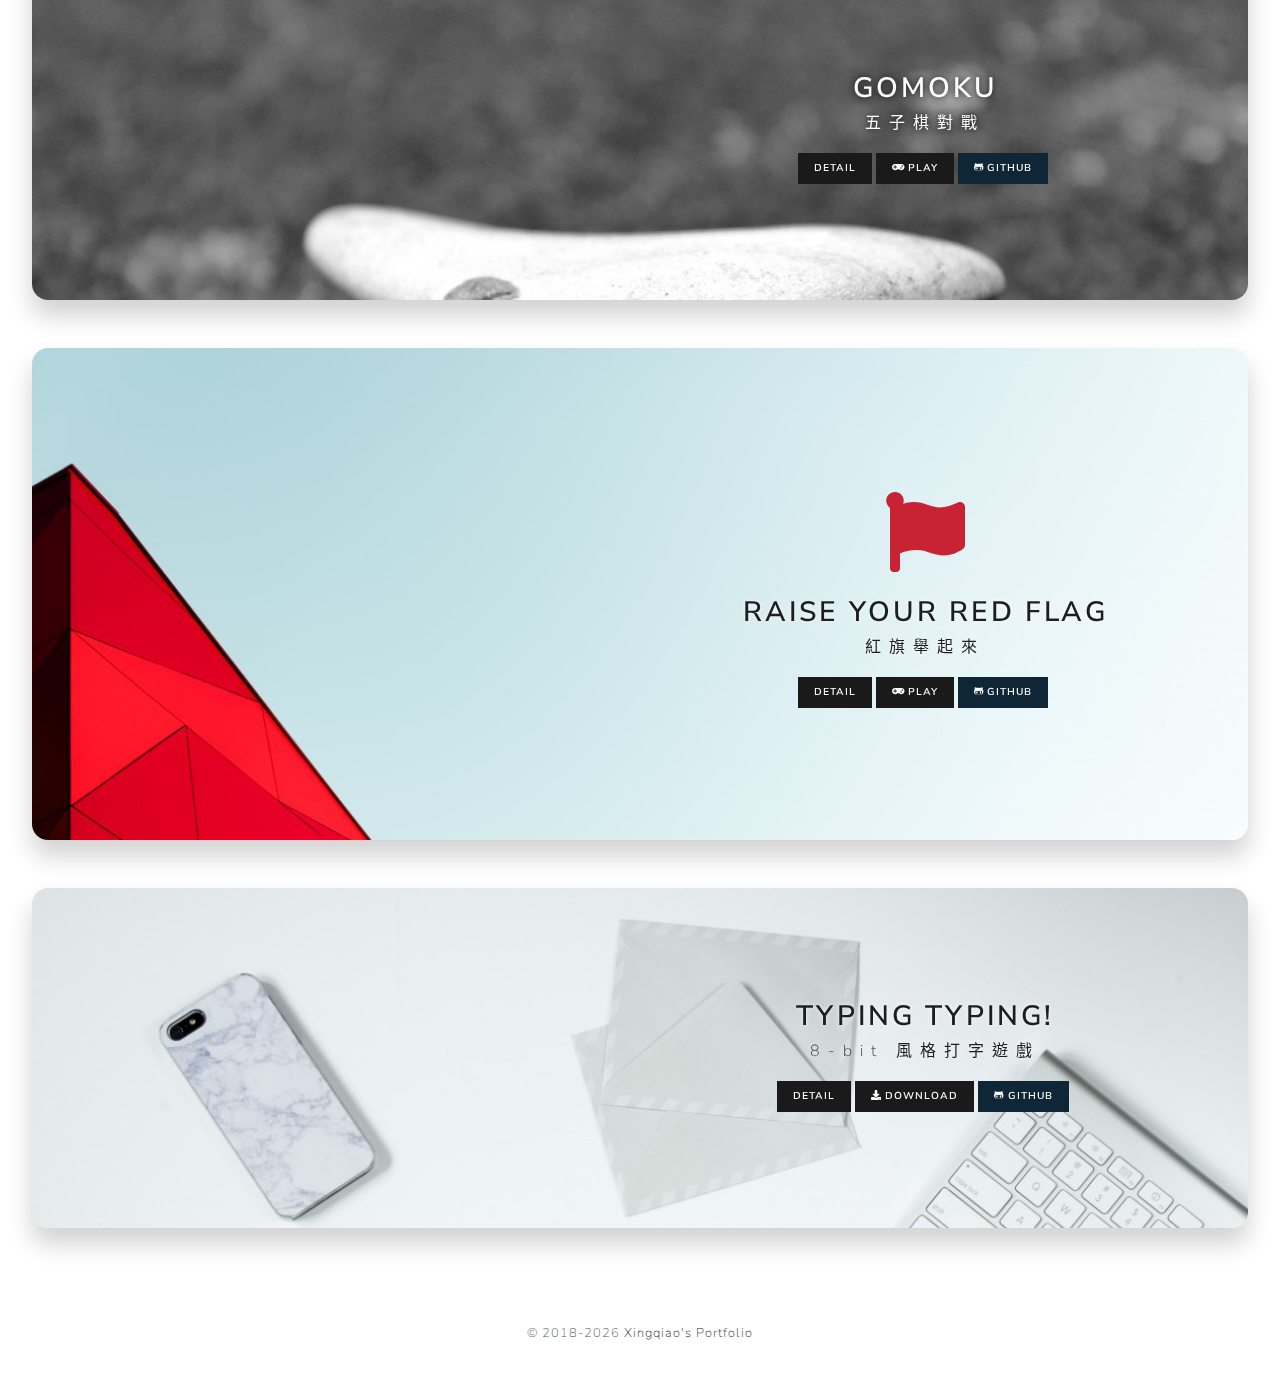
<file: project/mcip/index.html>
<!DOCTYPE html><html lang="zh-TW" class="nprogress-busy"><head><meta charset="utf-8"><meta http-equiv="X-UA-Compatible" content="IE=edge"><meta name="viewport" content="width=device-width,initial-scale=1"><style type="text/css">svg:not(:root).svg-inline--fa {
  overflow: visible;
}

.svg-inline--fa {
  display: inline-block;
  font-size: inherit;
  height: 1em;
  overflow: visible;
  vertical-align: -0.125em;
}
.svg-inline--fa.fa-lg {
  vertical-align: -0.225em;
}
.svg-inline--fa.fa-w-1 {
  width: 0.0625em;
}
.svg-inline--fa.fa-w-2 {
  width: 0.125em;
}
.svg-inline--fa.fa-w-3 {
  width: 0.1875em;
}
.svg-inline--fa.fa-w-4 {
  width: 0.25em;
}
.svg-inline--fa.fa-w-5 {
  width: 0.3125em;
}
.svg-inline--fa.fa-w-6 {
  width: 0.375em;
}
.svg-inline--fa.fa-w-7 {
  width: 0.4375em;
}
.svg-inline--fa.fa-w-8 {
  width: 0.5em;
}
.svg-inline--fa.fa-w-9 {
  width: 0.5625em;
}
.svg-inline--fa.fa-w-10 {
  width: 0.625em;
}
.svg-inline--fa.fa-w-11 {
  width: 0.6875em;
}
.svg-inline--fa.fa-w-12 {
  width: 0.75em;
}
.svg-inline--fa.fa-w-13 {
  width: 0.8125em;
}
.svg-inline--fa.fa-w-14 {
  width: 0.875em;
}
.svg-inline--fa.fa-w-15 {
  width: 0.9375em;
}
.svg-inline--fa.fa-w-16 {
  width: 1em;
}
.svg-inline--fa.fa-w-17 {
  width: 1.0625em;
}
.svg-inline--fa.fa-w-18 {
  width: 1.125em;
}
.svg-inline--fa.fa-w-19 {
  width: 1.1875em;
}
.svg-inline--fa.fa-w-20 {
  width: 1.25em;
}
.svg-inline--fa.fa-pull-left {
  margin-right: 0.3em;
  width: auto;
}
.svg-inline--fa.fa-pull-right {
  margin-left: 0.3em;
  width: auto;
}
.svg-inline--fa.fa-border {
  height: 1.5em;
}
.svg-inline--fa.fa-li {
  width: 2em;
}
.svg-inline--fa.fa-fw {
  width: 1.25em;
}

.fa-layers svg.svg-inline--fa {
  bottom: 0;
  left: 0;
  margin: auto;
  position: absolute;
  right: 0;
  top: 0;
}

.fa-layers {
  display: inline-block;
  height: 1em;
  position: relative;
  text-align: center;
  vertical-align: -0.125em;
  width: 1em;
}
.fa-layers svg.svg-inline--fa {
  -webkit-transform-origin: center center;
          transform-origin: center center;
}

.fa-layers-counter, .fa-layers-text {
  display: inline-block;
  position: absolute;
  text-align: center;
}

.fa-layers-text {
  left: 50%;
  top: 50%;
  -webkit-transform: translate(-50%, -50%);
          transform: translate(-50%, -50%);
  -webkit-transform-origin: center center;
          transform-origin: center center;
}

.fa-layers-counter {
  background-color: #ff253a;
  border-radius: 1em;
  -webkit-box-sizing: border-box;
          box-sizing: border-box;
  color: #fff;
  height: 1.5em;
  line-height: 1;
  max-width: 5em;
  min-width: 1.5em;
  overflow: hidden;
  padding: 0.25em;
  right: 0;
  text-overflow: ellipsis;
  top: 0;
  -webkit-transform: scale(0.25);
          transform: scale(0.25);
  -webkit-transform-origin: top right;
          transform-origin: top right;
}

.fa-layers-bottom-right {
  bottom: 0;
  right: 0;
  top: auto;
  -webkit-transform: scale(0.25);
          transform: scale(0.25);
  -webkit-transform-origin: bottom right;
          transform-origin: bottom right;
}

.fa-layers-bottom-left {
  bottom: 0;
  left: 0;
  right: auto;
  top: auto;
  -webkit-transform: scale(0.25);
          transform: scale(0.25);
  -webkit-transform-origin: bottom left;
          transform-origin: bottom left;
}

.fa-layers-top-right {
  right: 0;
  top: 0;
  -webkit-transform: scale(0.25);
          transform: scale(0.25);
  -webkit-transform-origin: top right;
          transform-origin: top right;
}

.fa-layers-top-left {
  left: 0;
  right: auto;
  top: 0;
  -webkit-transform: scale(0.25);
          transform: scale(0.25);
  -webkit-transform-origin: top left;
          transform-origin: top left;
}

.fa-lg {
  font-size: 1.3333333333em;
  line-height: 0.75em;
  vertical-align: -0.0667em;
}

.fa-xs {
  font-size: 0.75em;
}

.fa-sm {
  font-size: 0.875em;
}

.fa-1x {
  font-size: 1em;
}

.fa-2x {
  font-size: 2em;
}

.fa-3x {
  font-size: 3em;
}

.fa-4x {
  font-size: 4em;
}

.fa-5x {
  font-size: 5em;
}

.fa-6x {
  font-size: 6em;
}

.fa-7x {
  font-size: 7em;
}

.fa-8x {
  font-size: 8em;
}

.fa-9x {
  font-size: 9em;
}

.fa-10x {
  font-size: 10em;
}

.fa-fw {
  text-align: center;
  width: 1.25em;
}

.fa-ul {
  list-style-type: none;
  margin-left: 2.5em;
  padding-left: 0;
}
.fa-ul > li {
  position: relative;
}

.fa-li {
  left: -2em;
  position: absolute;
  text-align: center;
  width: 2em;
  line-height: inherit;
}

.fa-border {
  border: solid 0.08em #eee;
  border-radius: 0.1em;
  padding: 0.2em 0.25em 0.15em;
}

.fa-pull-left {
  float: left;
}

.fa-pull-right {
  float: right;
}

.fa.fa-pull-left,
.fas.fa-pull-left,
.far.fa-pull-left,
.fal.fa-pull-left,
.fab.fa-pull-left {
  margin-right: 0.3em;
}
.fa.fa-pull-right,
.fas.fa-pull-right,
.far.fa-pull-right,
.fal.fa-pull-right,
.fab.fa-pull-right {
  margin-left: 0.3em;
}

.fa-spin {
  -webkit-animation: fa-spin 2s infinite linear;
          animation: fa-spin 2s infinite linear;
}

.fa-pulse {
  -webkit-animation: fa-spin 1s infinite steps(8);
          animation: fa-spin 1s infinite steps(8);
}

@-webkit-keyframes fa-spin {
  0% {
    -webkit-transform: rotate(0deg);
            transform: rotate(0deg);
  }
  100% {
    -webkit-transform: rotate(360deg);
            transform: rotate(360deg);
  }
}

@keyframes fa-spin {
  0% {
    -webkit-transform: rotate(0deg);
            transform: rotate(0deg);
  }
  100% {
    -webkit-transform: rotate(360deg);
            transform: rotate(360deg);
  }
}
.fa-rotate-90 {
  -ms-filter: "progid:DXImageTransform.Microsoft.BasicImage(rotation=1)";
  -webkit-transform: rotate(90deg);
          transform: rotate(90deg);
}

.fa-rotate-180 {
  -ms-filter: "progid:DXImageTransform.Microsoft.BasicImage(rotation=2)";
  -webkit-transform: rotate(180deg);
          transform: rotate(180deg);
}

.fa-rotate-270 {
  -ms-filter: "progid:DXImageTransform.Microsoft.BasicImage(rotation=3)";
  -webkit-transform: rotate(270deg);
          transform: rotate(270deg);
}

.fa-flip-horizontal {
  -ms-filter: "progid:DXImageTransform.Microsoft.BasicImage(rotation=0, mirror=1)";
  -webkit-transform: scale(-1, 1);
          transform: scale(-1, 1);
}

.fa-flip-vertical {
  -ms-filter: "progid:DXImageTransform.Microsoft.BasicImage(rotation=2, mirror=1)";
  -webkit-transform: scale(1, -1);
          transform: scale(1, -1);
}

.fa-flip-both, .fa-flip-horizontal.fa-flip-vertical {
  -ms-filter: "progid:DXImageTransform.Microsoft.BasicImage(rotation=2, mirror=1)";
  -webkit-transform: scale(-1, -1);
          transform: scale(-1, -1);
}

:root .fa-rotate-90,
:root .fa-rotate-180,
:root .fa-rotate-270,
:root .fa-flip-horizontal,
:root .fa-flip-vertical,
:root .fa-flip-both {
  -webkit-filter: none;
          filter: none;
}

.fa-stack {
  display: inline-block;
  height: 2em;
  position: relative;
  width: 2.5em;
}

.fa-stack-1x,
.fa-stack-2x {
  bottom: 0;
  left: 0;
  margin: auto;
  position: absolute;
  right: 0;
  top: 0;
}

.svg-inline--fa.fa-stack-1x {
  height: 1em;
  width: 1.25em;
}
.svg-inline--fa.fa-stack-2x {
  height: 2em;
  width: 2.5em;
}

.fa-inverse {
  color: #fff;
}

.sr-only {
  border: 0;
  clip: rect(0, 0, 0, 0);
  height: 1px;
  margin: -1px;
  overflow: hidden;
  padding: 0;
  position: absolute;
  width: 1px;
}

.sr-only-focusable:active, .sr-only-focusable:focus {
  clip: auto;
  height: auto;
  margin: 0;
  overflow: visible;
  position: static;
  width: auto;
}

.svg-inline--fa .fa-primary {
  fill: var(--fa-primary-color, currentColor);
  opacity: 1;
  opacity: var(--fa-primary-opacity, 1);
}

.svg-inline--fa .fa-secondary {
  fill: var(--fa-secondary-color, currentColor);
  opacity: 0.4;
  opacity: var(--fa-secondary-opacity, 0.4);
}

.svg-inline--fa.fa-swap-opacity .fa-primary {
  opacity: 0.4;
  opacity: var(--fa-secondary-opacity, 0.4);
}

.svg-inline--fa.fa-swap-opacity .fa-secondary {
  opacity: 1;
  opacity: var(--fa-primary-opacity, 1);
}

.svg-inline--fa mask .fa-primary,
.svg-inline--fa mask .fa-secondary {
  fill: black;
}

.fad.fa-inverse {
  color: #fff;
}</style><link rel="icon" href="/favicon.png"><link href="https://fonts.googleapis.com/css2?family=Pacifico&amp;display=swap" rel="stylesheet"><title>樂台計畫官方網站 | Xingqiao's Portfolio</title><link href="/css/chunk-0e061f28.9cca8716.css" rel="prefetch"><link href="/css/chunk-8a133aae.edcfb856.css" rel="prefetch"><link href="/css/chunk-d92e628a.462594b4.css" rel="prefetch"><link href="/css/chunk-e94341a8.2910617e.css" rel="prefetch"><link href="/js/chunk-0e061f28.1eb30f7e.js" rel="prefetch"><link href="/js/chunk-8a133aae.1edb4a6f.js" rel="prefetch"><link href="/js/chunk-d92e628a.03b33343.js" rel="prefetch"><link href="/js/chunk-e94341a8.f6750484.js" rel="prefetch"><link href="/css/app.c518c13a.css" rel="preload" as="style"><link href="/css/chunk-vendors.e36709d6.css" rel="preload" as="style"><link href="/js/app.1f8f7da2.js" rel="preload" as="script"><link href="/js/chunk-vendors.1a8e3ee9.js" rel="preload" as="script"><link href="/css/chunk-vendors.e36709d6.css" rel="stylesheet"><link href="/css/app.c518c13a.css" rel="stylesheet"><link rel="stylesheet" type="text/css" href="/css/chunk-e94341a8.2910617e.css"><script charset="utf-8" src="/js/chunk-e94341a8.f6750484.js"></script><style type="text/css">.medium-zoom-overlay{position:fixed;top:0;right:0;bottom:0;left:0;opacity:0;transition:opacity .3s;will-change:opacity}.medium-zoom--opened .medium-zoom-overlay{cursor:pointer;cursor:zoom-out;opacity:1}.medium-zoom-image{cursor:pointer;cursor:zoom-in;transition:transform .3s cubic-bezier(.2,0,.2,1)!important}.medium-zoom-image--hidden{visibility:hidden}.medium-zoom-image--opened{position:relative;cursor:pointer;cursor:zoom-out;will-change:transform}</style><meta data-vue-meta="ssr" property="og:title" data-vmid="og:title" content=""><meta data-vue-meta="ssr" property="description" data-vmid="description" content="樂台計畫在建立初期，其實並沒有打算規劃官方網站。但隨著規模漸漸成長，有越來越多的人與音樂社團對我們感到好奇，也考量到樂台計畫品牌和形象的推廣。為了可以接觸到更多群眾，讓更多人可以透過 Facebook 粉絲專頁以外的管道來認識我們，於是我便開始著手網站的設計。 舊版網站 在前期版本，網站原本的定位僅..."><meta data-vue-meta="ssr" property="og:description" data-vmid="og:description" content="樂台計畫在建立初期，其實並沒有打算規劃官方網站。但隨著規模漸漸成長，有越來越多的人與音樂社團對我們感到好奇，也考量到樂台計畫品牌和形象的推廣。為了可以接觸到更多群眾，讓更多人可以透過 Facebook 粉絲專頁以外的管道來認識我們，於是我便開始著手網站的設計。 舊版網站 在前期版本，網站原本的定位僅..."><meta data-vue-meta="ssr" property="og:image" data-vmid="og:image" content="/img/cover.d80ce1d0.png"></head><body><div id="app"><nav data-v-062ee4d6="" id="nav" class="navbar navbar-expand-sm navbar-light" style="top: 0px;"><div data-v-062ee4d6="" class="container-fluid"><a data-v-062ee4d6="" href="/" class="navbar-brand active"><img data-v-062ee4d6="" src="[data-uri]" alt="Logo" class="img-fluid"></a><button data-v-062ee4d6="" type="button" data-toggle="collapse" data-target="#navbarContent" class="navbar-toggler collapsed" aria-expanded="false"><svg data-v-062ee4d6="" aria-hidden="true" focusable="false" data-prefix="fas" data-icon="bars" role="img" xmlns="http://www.w3.org/2000/svg" viewBox="0 0 448 512" class="svg-inline--fa fa-bars fa-w-14"><path data-v-062ee4d6="" fill="currentColor" d="M16 132h416c8.837 0 16-7.163 16-16V76c0-8.837-7.163-16-16-16H16C7.163 60 0 67.163 0 76v40c0 8.837 7.163 16 16 16zm0 160h416c8.837 0 16-7.163 16-16v-40c0-8.837-7.163-16-16-16H16c-8.837 0-16 7.163-16 16v40c0 8.837 7.163 16 16 16zm0 160h416c8.837 0 16-7.163 16-16v-40c0-8.837-7.163-16-16-16H16c-8.837 0-16 7.163-16 16v40c0 8.837 7.163 16 16 16z" class=""></path></svg></button><div data-v-062ee4d6="" id="navbarContent" class="collapse navbar-collapse"><ul data-v-062ee4d6="" class="navbar-nav mr-auto"><li data-v-062ee4d6="" class="nav-item dropdown"><a data-v-062ee4d6="" href="#" data-toggle="dropdown" class="nav-link dropdown-toggle active">Projects</a><div data-v-062ee4d6="" class="dropdown-menu"><h6 data-v-062ee4d6="" class="dropdown-header text-ngsek">Website</h6><a data-v-062ee4d6="" href="/project/mcip" class="dropdown-item router-link-exact-active active" aria-current="page">MCIP Official Website</a><a data-v-062ee4d6="" href="/project/mcip-cms" class="dropdown-item">MCIP CMS</a><a data-v-062ee4d6="" href="/project/emo" class="dropdown-item">EM Optimization Lab</a><a data-v-062ee4d6="" href="/project/realtime" class="dropdown-item">Realtime Monitor</a><a data-v-062ee4d6="" href="/project/boss" class="dropdown-item">BOSS</a><div data-v-062ee4d6="" class="dropdown-divider"></div><h6 data-v-062ee4d6="" class="dropdown-header text-ngsek">Game</h6><a data-v-062ee4d6="" href="/project/gomoku" class="dropdown-item">Gomoku</a><a data-v-062ee4d6="" href="/project/flag" class="dropdown-item">Raise Your Red Flag</a><a data-v-062ee4d6="" href="/project/typingtyping" class="dropdown-item">Typing Typing!</a><!----></div></li><li data-v-062ee4d6="" class="nav-item"><a data-v-062ee4d6="" href="/about" class="nav-link">About</a></li><li data-v-062ee4d6="" class="nav-item"><a data-v-062ee4d6="" href="https://github.com/ngseke" target="_blank" class="nav-link"><svg data-v-062ee4d6="" aria-hidden="true" focusable="false" data-prefix="fab" data-icon="github" role="img" xmlns="http://www.w3.org/2000/svg" viewBox="0 0 496 512" class="mr-1 svg-inline--fa fa-github fa-w-16"><path data-v-062ee4d6="" fill="currentColor" d="M165.9 397.4c0 2-2.3 3.6-5.2 3.6-3.3.3-5.6-1.3-5.6-3.6 0-2 2.3-3.6 5.2-3.6 3-.3 5.6 1.3 5.6 3.6zm-31.1-4.5c-.7 2 1.3 4.3 4.3 4.9 2.6 1 5.6 0 6.2-2s-1.3-4.3-4.3-5.2c-2.6-.7-5.5.3-6.2 2.3zm44.2-1.7c-2.9.7-4.9 2.6-4.6 4.9.3 2 2.9 3.3 5.9 2.6 2.9-.7 4.9-2.6 4.6-4.6-.3-1.9-3-3.2-5.9-2.9zM244.8 8C106.1 8 0 113.3 0 252c0 110.9 69.8 205.8 169.5 239.2 12.8 2.3 17.3-5.6 17.3-12.1 0-6.2-.3-40.4-.3-61.4 0 0-70 15-84.7-29.8 0 0-11.4-29.1-27.8-36.6 0 0-22.9-15.7 1.6-15.4 0 0 24.9 2 38.6 25.8 21.9 38.6 58.6 27.5 72.9 20.9 2.3-16 8.8-27.1 16-33.7-55.9-6.2-112.3-14.3-112.3-110.5 0-27.5 7.6-41.3 23.6-58.9-2.6-6.5-11.1-33.3 2.6-67.9 20.9-6.5 69 27 69 27 20-5.6 41.5-8.5 62.8-8.5s42.8 2.9 62.8 8.5c0 0 48.1-33.6 69-27 13.7 34.7 5.2 61.4 2.6 67.9 16 17.7 25.8 31.5 25.8 58.9 0 96.5-58.9 104.2-114.8 110.5 9.2 7.9 17 22.9 17 46.4 0 33.7-.3 75.4-.3 83.6 0 6.5 4.6 14.4 17.3 12.1C428.2 457.8 496 362.9 496 252 496 113.3 383.5 8 244.8 8zM97.2 352.9c-1.3 1-1 3.3.7 5.2 1.6 1.6 3.9 2.3 5.2 1 1.3-1 1-3.3-.7-5.2-1.6-1.6-3.9-2.3-5.2-1zm-10.8-8.1c-.7 1.3.3 2.9 2.3 3.9 1.6 1 3.6.7 4.3-.7.7-1.3-.3-2.9-2.3-3.9-2-.6-3.6-.3-4.3.7zm32.4 35.6c-1.6 1.3-1 4.3 1.3 6.2 2.3 2.3 5.2 2.6 6.5 1 1.3-1.3.7-4.3-1.3-6.2-2.2-2.3-5.2-2.6-6.5-1zm-11.4-14.7c-1.6 1-1.6 3.6 0 5.9 1.6 2.3 4.3 3.3 5.6 2.3 1.6-1.3 1.6-3.9 0-6.2-1.4-2.3-4-3.3-5.6-2z" class=""></path></svg>GitHub</a></li></ul></div></div></nav><main data-v-34c4874e=""><div data-v-34c4874e="" class="container"><div data-v-34c4874e="" class="row justify-content-center"><div data-v-34c4874e="" class="col-12 col-lg-9"><article data-v-34c4874e=""><h1 id="樂台計畫官方網站">樂台計畫官方網站</h1> <h6 id="feb-2019---present">Feb, 2019 - Present</h6> <hr> <p><figure><img src="/img/cover.d80ce1d0.png" alt="樂台計畫官方網站" class="medium-zoom-image"><figcaption>樂台計畫官方網站</figcaption></figure></p> <p>樂台計畫在建立初期，其實並沒有打算規劃官方網站。但隨著規模漸漸成長，有越來越多的人與音樂社團對我們感到好奇，也考量到樂台計畫品牌和形象的推廣。為了可以接觸到更多群眾，讓更多人可以透過 Facebook 粉絲專頁以外的管道來認識我們，於是我便開始著手網站的設計。</p> <h2 id="舊版網站">舊版網站</h2> <p>在前期版本，網站原本的定位僅僅是希望提供一個簡易的入口，引導使用者加入樂台計畫 Line App。因此當時主要是朝著單頁式網站的方向來設計，頁面上也只放置了 QRCode 等必要資訊。</p> <p>為了盡快的製作出 prototype，當時選用 Parcel 這個簡單又快速的打包工具。只要設定好進入點，它就會自動分析所有相依的資源，並自動封裝成 bundle，也減少了很多需要手動配置的地方。</p> <p><figure><img src="/img/legacy.119179d8.png" alt="早期網站首頁" class="medium-zoom-image"><figcaption>早期網站首頁</figcaption></figure></p> <h2 id="以-nuxtjs-重新架構">以 Nuxt.js 重新架構</h2> <p>隨著網站的內容逐漸擴充，依序加入了「合作院校」、「聯絡我們」、「最新消息」和「FAQ」等區塊，我也思考如何優化網站 SEO，於是在後期決定改採用 Nuxt.js 這個 SSR 解決方案，重新架構整個網站。</p> <p>在遷移到 Nuxt.js 後我體會到許多好處，最明顯的是就是它可以預先抓取異步資料，並且直接把內容渲染在頁面上。其他像是 title、meta description 和 Open Graph 標籤等，也可以透過 Vue Meta 管理，一併預先渲染出來，讓搜尋引擎的爬蟲可以更容易爬到。</p> <p>例如在社群媒體或是通訊軟體分享最新消息的文章時，其中縮圖和文章內容就能夠順利的被平台抓取，直接秀出預覽的資訊，提升使用者對連結的興趣。</p> <p><figure><img src="/img/facebook-messenger.29c5e1cd.png" alt="Messenger 分享連結預覽" class="medium-zoom-image"><figcaption>Messenger 分享連結預覽</figcaption></figure></p> <h2 id="landing-page">Landing Page</h2> <p>我為識別 Logo 設計了簡單 SVG 動畫，藉著改變 <code>stroke-dashoffset</code> 和 <code>stroke-dasharray</code> 屬性，利用純 CSS3 製作出虛線描邊動畫。</p> <p><figure><img src="/img/logo-animation.ccebafa6.gif" alt="Logo 動畫" class="medium-zoom-image"><figcaption>Logo 動畫</figcaption></figure></p> <h2 id="demo">Demo</h2> <p><a href="https://mcip.ml/">https://mcip.ml/</a></p> <iframe src="https://ghbtns.com/github-btn.html?user=ngseke&amp;repo=mcip.ml&amp;type=star&amp;count=false" frameborder="0" scrolling="0" width="150" height="20" title="Star twbs/bootstrap on GitHub"></iframe></article></div></div></div></main><footer data-v-0e5b7c5b="" class="footer"><div data-v-0e5b7c5b="" class="container">© 2018-2021 <a data-v-0e5b7c5b="" href="/" class="active">Xingqiao's Portfolio</a></div></footer></div><script src="/js/chunk-vendors.1a8e3ee9.js"></script><script src="/js/app.1f8f7da2.js"></script><div id="nprogress" style="transition: all 200ms linear 0s; opacity: 0;"><div class="bar" role="bar" style="transform: translate3d(0%, 0px, 0px); transition: all 200ms ease 0s;"><div class="peg"></div></div></div></body></html>
</file>
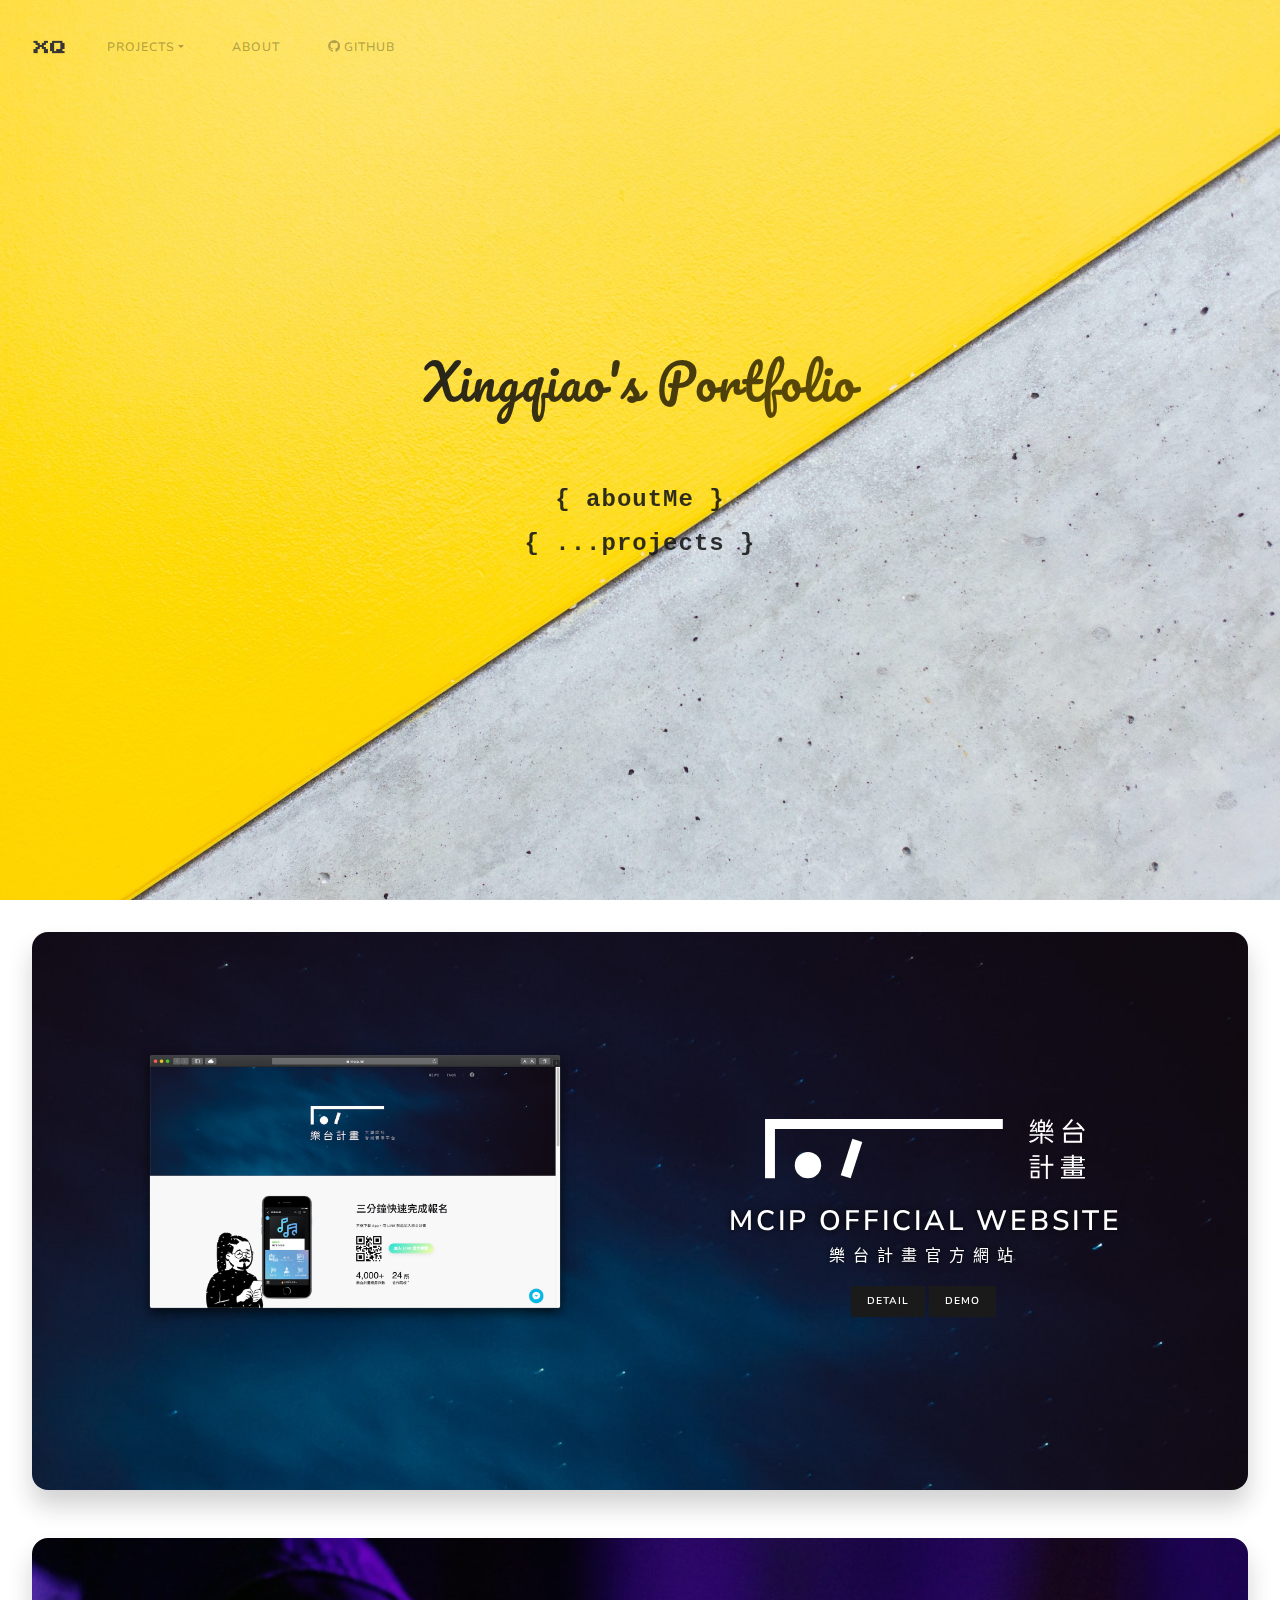
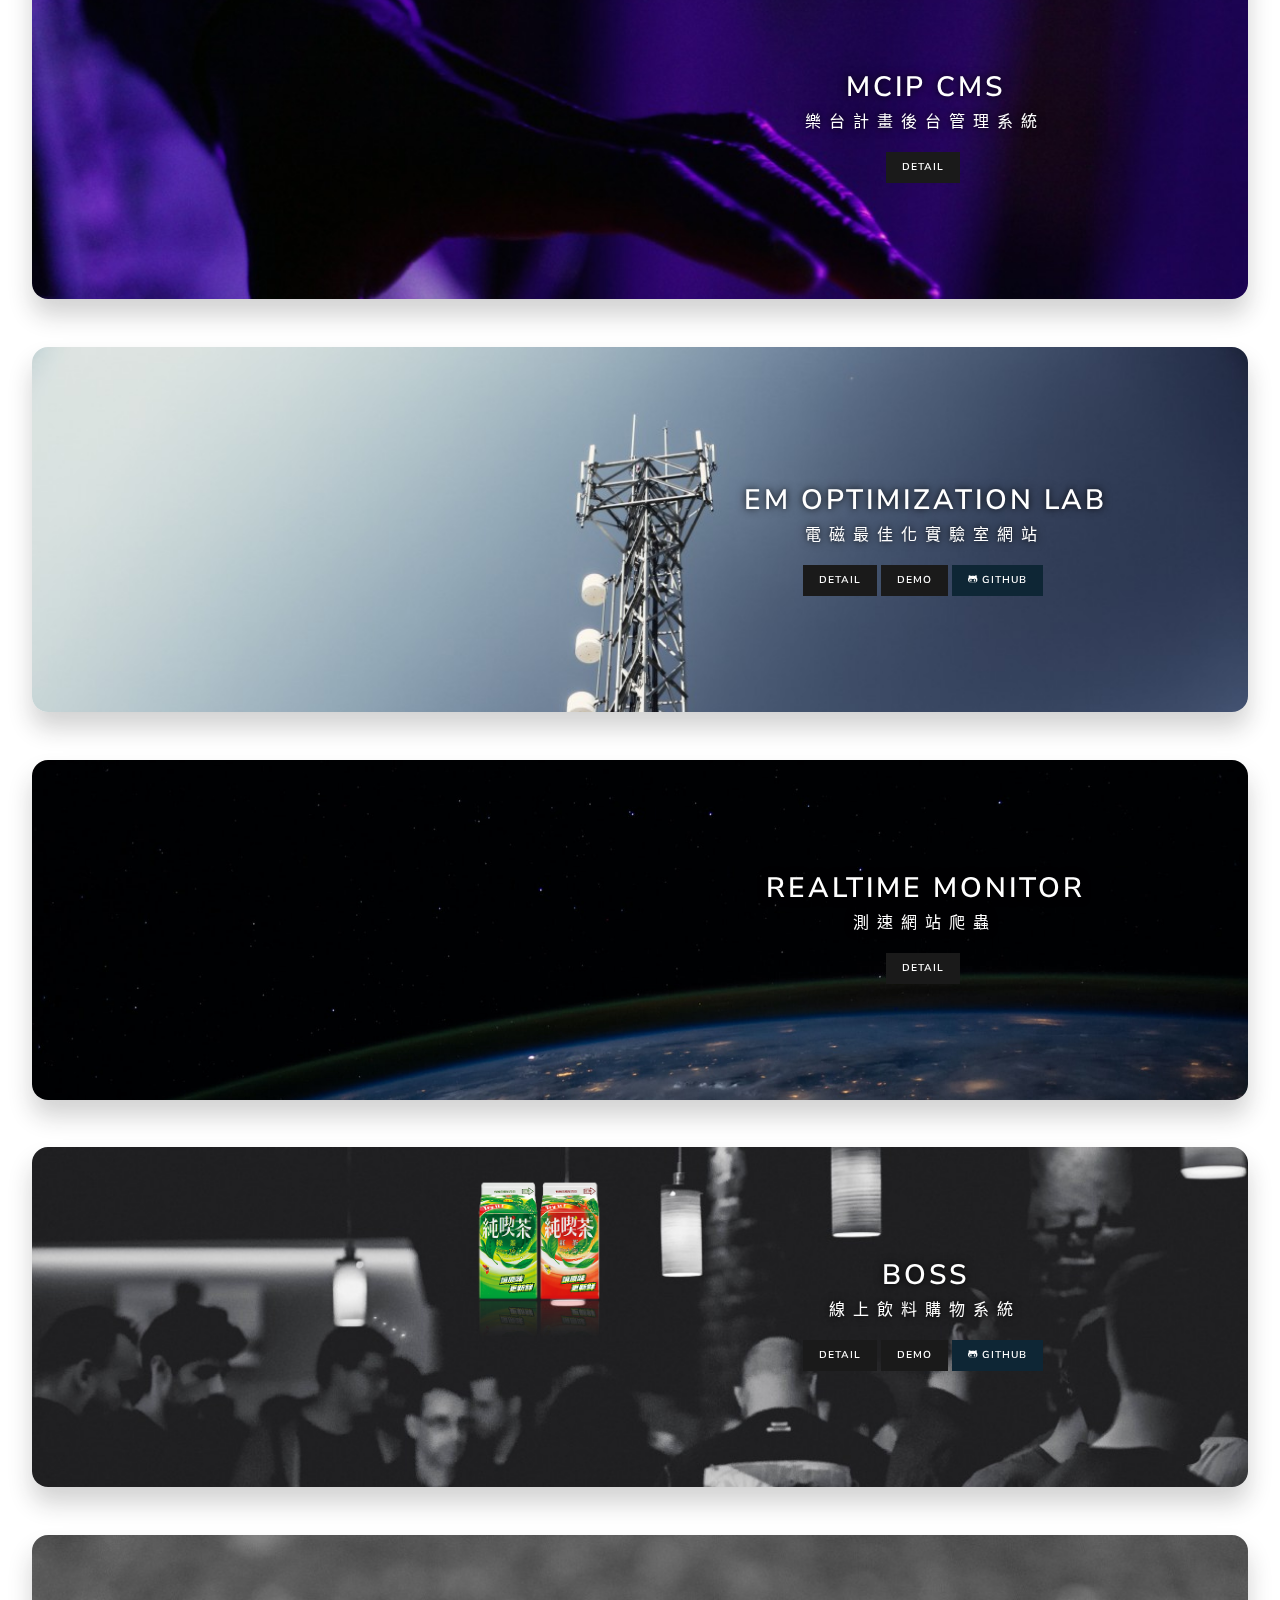
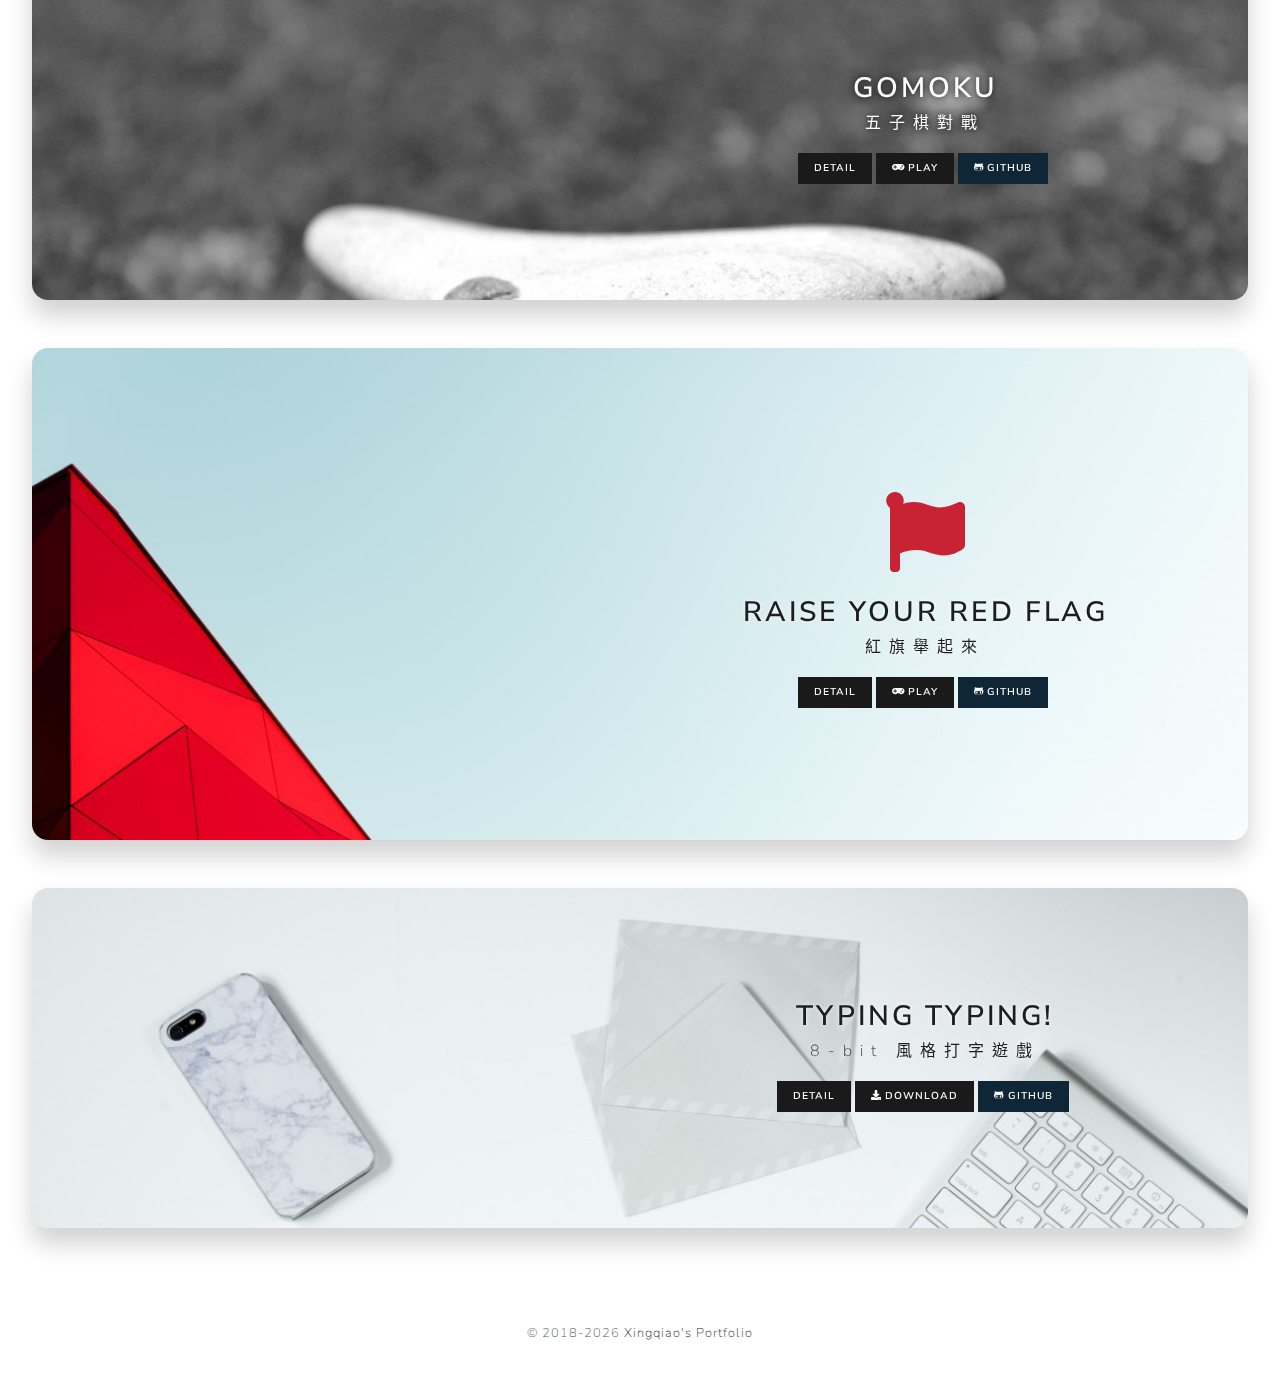
<file: project/realtime/index.html>
<!DOCTYPE html><html lang="zh-TW" class=" "><head><meta charset="utf-8"><meta http-equiv="X-UA-Compatible" content="IE=edge"><meta name="viewport" content="width=device-width,initial-scale=1"><style type="text/css">svg:not(:root).svg-inline--fa {
  overflow: visible;
}

.svg-inline--fa {
  display: inline-block;
  font-size: inherit;
  height: 1em;
  overflow: visible;
  vertical-align: -0.125em;
}
.svg-inline--fa.fa-lg {
  vertical-align: -0.225em;
}
.svg-inline--fa.fa-w-1 {
  width: 0.0625em;
}
.svg-inline--fa.fa-w-2 {
  width: 0.125em;
}
.svg-inline--fa.fa-w-3 {
  width: 0.1875em;
}
.svg-inline--fa.fa-w-4 {
  width: 0.25em;
}
.svg-inline--fa.fa-w-5 {
  width: 0.3125em;
}
.svg-inline--fa.fa-w-6 {
  width: 0.375em;
}
.svg-inline--fa.fa-w-7 {
  width: 0.4375em;
}
.svg-inline--fa.fa-w-8 {
  width: 0.5em;
}
.svg-inline--fa.fa-w-9 {
  width: 0.5625em;
}
.svg-inline--fa.fa-w-10 {
  width: 0.625em;
}
.svg-inline--fa.fa-w-11 {
  width: 0.6875em;
}
.svg-inline--fa.fa-w-12 {
  width: 0.75em;
}
.svg-inline--fa.fa-w-13 {
  width: 0.8125em;
}
.svg-inline--fa.fa-w-14 {
  width: 0.875em;
}
.svg-inline--fa.fa-w-15 {
  width: 0.9375em;
}
.svg-inline--fa.fa-w-16 {
  width: 1em;
}
.svg-inline--fa.fa-w-17 {
  width: 1.0625em;
}
.svg-inline--fa.fa-w-18 {
  width: 1.125em;
}
.svg-inline--fa.fa-w-19 {
  width: 1.1875em;
}
.svg-inline--fa.fa-w-20 {
  width: 1.25em;
}
.svg-inline--fa.fa-pull-left {
  margin-right: 0.3em;
  width: auto;
}
.svg-inline--fa.fa-pull-right {
  margin-left: 0.3em;
  width: auto;
}
.svg-inline--fa.fa-border {
  height: 1.5em;
}
.svg-inline--fa.fa-li {
  width: 2em;
}
.svg-inline--fa.fa-fw {
  width: 1.25em;
}

.fa-layers svg.svg-inline--fa {
  bottom: 0;
  left: 0;
  margin: auto;
  position: absolute;
  right: 0;
  top: 0;
}

.fa-layers {
  display: inline-block;
  height: 1em;
  position: relative;
  text-align: center;
  vertical-align: -0.125em;
  width: 1em;
}
.fa-layers svg.svg-inline--fa {
  -webkit-transform-origin: center center;
          transform-origin: center center;
}

.fa-layers-counter, .fa-layers-text {
  display: inline-block;
  position: absolute;
  text-align: center;
}

.fa-layers-text {
  left: 50%;
  top: 50%;
  -webkit-transform: translate(-50%, -50%);
          transform: translate(-50%, -50%);
  -webkit-transform-origin: center center;
          transform-origin: center center;
}

.fa-layers-counter {
  background-color: #ff253a;
  border-radius: 1em;
  -webkit-box-sizing: border-box;
          box-sizing: border-box;
  color: #fff;
  height: 1.5em;
  line-height: 1;
  max-width: 5em;
  min-width: 1.5em;
  overflow: hidden;
  padding: 0.25em;
  right: 0;
  text-overflow: ellipsis;
  top: 0;
  -webkit-transform: scale(0.25);
          transform: scale(0.25);
  -webkit-transform-origin: top right;
          transform-origin: top right;
}

.fa-layers-bottom-right {
  bottom: 0;
  right: 0;
  top: auto;
  -webkit-transform: scale(0.25);
          transform: scale(0.25);
  -webkit-transform-origin: bottom right;
          transform-origin: bottom right;
}

.fa-layers-bottom-left {
  bottom: 0;
  left: 0;
  right: auto;
  top: auto;
  -webkit-transform: scale(0.25);
          transform: scale(0.25);
  -webkit-transform-origin: bottom left;
          transform-origin: bottom left;
}

.fa-layers-top-right {
  right: 0;
  top: 0;
  -webkit-transform: scale(0.25);
          transform: scale(0.25);
  -webkit-transform-origin: top right;
          transform-origin: top right;
}

.fa-layers-top-left {
  left: 0;
  right: auto;
  top: 0;
  -webkit-transform: scale(0.25);
          transform: scale(0.25);
  -webkit-transform-origin: top left;
          transform-origin: top left;
}

.fa-lg {
  font-size: 1.3333333333em;
  line-height: 0.75em;
  vertical-align: -0.0667em;
}

.fa-xs {
  font-size: 0.75em;
}

.fa-sm {
  font-size: 0.875em;
}

.fa-1x {
  font-size: 1em;
}

.fa-2x {
  font-size: 2em;
}

.fa-3x {
  font-size: 3em;
}

.fa-4x {
  font-size: 4em;
}

.fa-5x {
  font-size: 5em;
}

.fa-6x {
  font-size: 6em;
}

.fa-7x {
  font-size: 7em;
}

.fa-8x {
  font-size: 8em;
}

.fa-9x {
  font-size: 9em;
}

.fa-10x {
  font-size: 10em;
}

.fa-fw {
  text-align: center;
  width: 1.25em;
}

.fa-ul {
  list-style-type: none;
  margin-left: 2.5em;
  padding-left: 0;
}
.fa-ul > li {
  position: relative;
}

.fa-li {
  left: -2em;
  position: absolute;
  text-align: center;
  width: 2em;
  line-height: inherit;
}

.fa-border {
  border: solid 0.08em #eee;
  border-radius: 0.1em;
  padding: 0.2em 0.25em 0.15em;
}

.fa-pull-left {
  float: left;
}

.fa-pull-right {
  float: right;
}

.fa.fa-pull-left,
.fas.fa-pull-left,
.far.fa-pull-left,
.fal.fa-pull-left,
.fab.fa-pull-left {
  margin-right: 0.3em;
}
.fa.fa-pull-right,
.fas.fa-pull-right,
.far.fa-pull-right,
.fal.fa-pull-right,
.fab.fa-pull-right {
  margin-left: 0.3em;
}

.fa-spin {
  -webkit-animation: fa-spin 2s infinite linear;
          animation: fa-spin 2s infinite linear;
}

.fa-pulse {
  -webkit-animation: fa-spin 1s infinite steps(8);
          animation: fa-spin 1s infinite steps(8);
}

@-webkit-keyframes fa-spin {
  0% {
    -webkit-transform: rotate(0deg);
            transform: rotate(0deg);
  }
  100% {
    -webkit-transform: rotate(360deg);
            transform: rotate(360deg);
  }
}

@keyframes fa-spin {
  0% {
    -webkit-transform: rotate(0deg);
            transform: rotate(0deg);
  }
  100% {
    -webkit-transform: rotate(360deg);
            transform: rotate(360deg);
  }
}
.fa-rotate-90 {
  -ms-filter: "progid:DXImageTransform.Microsoft.BasicImage(rotation=1)";
  -webkit-transform: rotate(90deg);
          transform: rotate(90deg);
}

.fa-rotate-180 {
  -ms-filter: "progid:DXImageTransform.Microsoft.BasicImage(rotation=2)";
  -webkit-transform: rotate(180deg);
          transform: rotate(180deg);
}

.fa-rotate-270 {
  -ms-filter: "progid:DXImageTransform.Microsoft.BasicImage(rotation=3)";
  -webkit-transform: rotate(270deg);
          transform: rotate(270deg);
}

.fa-flip-horizontal {
  -ms-filter: "progid:DXImageTransform.Microsoft.BasicImage(rotation=0, mirror=1)";
  -webkit-transform: scale(-1, 1);
          transform: scale(-1, 1);
}

.fa-flip-vertical {
  -ms-filter: "progid:DXImageTransform.Microsoft.BasicImage(rotation=2, mirror=1)";
  -webkit-transform: scale(1, -1);
          transform: scale(1, -1);
}

.fa-flip-both, .fa-flip-horizontal.fa-flip-vertical {
  -ms-filter: "progid:DXImageTransform.Microsoft.BasicImage(rotation=2, mirror=1)";
  -webkit-transform: scale(-1, -1);
          transform: scale(-1, -1);
}

:root .fa-rotate-90,
:root .fa-rotate-180,
:root .fa-rotate-270,
:root .fa-flip-horizontal,
:root .fa-flip-vertical,
:root .fa-flip-both {
  -webkit-filter: none;
          filter: none;
}

.fa-stack {
  display: inline-block;
  height: 2em;
  position: relative;
  width: 2.5em;
}

.fa-stack-1x,
.fa-stack-2x {
  bottom: 0;
  left: 0;
  margin: auto;
  position: absolute;
  right: 0;
  top: 0;
}

.svg-inline--fa.fa-stack-1x {
  height: 1em;
  width: 1.25em;
}
.svg-inline--fa.fa-stack-2x {
  height: 2em;
  width: 2.5em;
}

.fa-inverse {
  color: #fff;
}

.sr-only {
  border: 0;
  clip: rect(0, 0, 0, 0);
  height: 1px;
  margin: -1px;
  overflow: hidden;
  padding: 0;
  position: absolute;
  width: 1px;
}

.sr-only-focusable:active, .sr-only-focusable:focus {
  clip: auto;
  height: auto;
  margin: 0;
  overflow: visible;
  position: static;
  width: auto;
}

.svg-inline--fa .fa-primary {
  fill: var(--fa-primary-color, currentColor);
  opacity: 1;
  opacity: var(--fa-primary-opacity, 1);
}

.svg-inline--fa .fa-secondary {
  fill: var(--fa-secondary-color, currentColor);
  opacity: 0.4;
  opacity: var(--fa-secondary-opacity, 0.4);
}

.svg-inline--fa.fa-swap-opacity .fa-primary {
  opacity: 0.4;
  opacity: var(--fa-secondary-opacity, 0.4);
}

.svg-inline--fa.fa-swap-opacity .fa-secondary {
  opacity: 1;
  opacity: var(--fa-primary-opacity, 1);
}

.svg-inline--fa mask .fa-primary,
.svg-inline--fa mask .fa-secondary {
  fill: black;
}

.fad.fa-inverse {
  color: #fff;
}</style><link rel="icon" href="/favicon.png"><link href="https://fonts.googleapis.com/css2?family=Pacifico&amp;display=swap" rel="stylesheet"><title>Realtime Monitor | Xingqiao's Portfolio</title><link href="/css/chunk-0e061f28.9cca8716.css" rel="prefetch"><link href="/css/chunk-8a133aae.edcfb856.css" rel="prefetch"><link href="/css/chunk-d92e628a.462594b4.css" rel="prefetch"><link href="/css/chunk-e94341a8.2910617e.css" rel="prefetch"><link href="/js/chunk-0e061f28.1eb30f7e.js" rel="prefetch"><link href="/js/chunk-8a133aae.1edb4a6f.js" rel="prefetch"><link href="/js/chunk-d92e628a.03b33343.js" rel="prefetch"><link href="/js/chunk-e94341a8.f6750484.js" rel="prefetch"><link href="/css/app.c518c13a.css" rel="preload" as="style"><link href="/css/chunk-vendors.e36709d6.css" rel="preload" as="style"><link href="/js/app.1f8f7da2.js" rel="preload" as="script"><link href="/js/chunk-vendors.1a8e3ee9.js" rel="preload" as="script"><link href="/css/chunk-vendors.e36709d6.css" rel="stylesheet"><link href="/css/app.c518c13a.css" rel="stylesheet"><link rel="stylesheet" type="text/css" href="/css/chunk-e94341a8.2910617e.css"><script charset="utf-8" src="/js/chunk-e94341a8.f6750484.js"></script><style type="text/css">.medium-zoom-overlay{position:fixed;top:0;right:0;bottom:0;left:0;opacity:0;transition:opacity .3s;will-change:opacity}.medium-zoom--opened .medium-zoom-overlay{cursor:pointer;cursor:zoom-out;opacity:1}.medium-zoom-image{cursor:pointer;cursor:zoom-in;transition:transform .3s cubic-bezier(.2,0,.2,1)!important}.medium-zoom-image--hidden{visibility:hidden}.medium-zoom-image--opened{position:relative;cursor:pointer;cursor:zoom-out;will-change:transform}</style><meta data-vue-meta="ssr" property="og:title" data-vmid="og:title" content=""><meta data-vue-meta="ssr" property="description" data-vmid="description" content="定時對 17CE、Webkaka 等測速網站爬蟲，取得各檢測點的性能結果，截圖當前頁面快照存，並儲存在資料庫，從 dashboard 即可一目了然最新結果，並可透過 UI 查詢歷史紀錄。 系統架構圖  功能     RWD  UI..."><meta data-vue-meta="ssr" property="og:description" data-vmid="og:description" content="定時對 17CE、Webkaka 等測速網站爬蟲，取得各檢測點的性能結果，截圖當前頁面快照存，並儲存在資料庫，從 dashboard 即可一目了然最新結果，並可透過 UI 查詢歷史紀錄。 系統架構圖  功能     RWD  UI..."><meta data-vue-meta="ssr" property="og:image" data-vmid="og:image" content="/img/1.010b8024.png"></head><body><div id="app"><nav data-v-062ee4d6="" id="nav" class="navbar navbar-expand-sm navbar-light" style="top: 0px;"><div data-v-062ee4d6="" class="container-fluid"><a data-v-062ee4d6="" href="/" class="navbar-brand active"><img data-v-062ee4d6="" src="[data-uri]" alt="Logo" class="img-fluid"></a><button data-v-062ee4d6="" type="button" data-toggle="collapse" data-target="#navbarContent" class="navbar-toggler collapsed" aria-expanded="false"><svg data-v-062ee4d6="" aria-hidden="true" focusable="false" data-prefix="fas" data-icon="bars" role="img" xmlns="http://www.w3.org/2000/svg" viewBox="0 0 448 512" class="svg-inline--fa fa-bars fa-w-14"><path data-v-062ee4d6="" fill="currentColor" d="M16 132h416c8.837 0 16-7.163 16-16V76c0-8.837-7.163-16-16-16H16C7.163 60 0 67.163 0 76v40c0 8.837 7.163 16 16 16zm0 160h416c8.837 0 16-7.163 16-16v-40c0-8.837-7.163-16-16-16H16c-8.837 0-16 7.163-16 16v40c0 8.837 7.163 16 16 16zm0 160h416c8.837 0 16-7.163 16-16v-40c0-8.837-7.163-16-16-16H16c-8.837 0-16 7.163-16 16v40c0 8.837 7.163 16 16 16z" class=""></path></svg></button><div data-v-062ee4d6="" id="navbarContent" class="collapse navbar-collapse"><ul data-v-062ee4d6="" class="navbar-nav mr-auto"><li data-v-062ee4d6="" class="nav-item dropdown"><a data-v-062ee4d6="" href="#" data-toggle="dropdown" class="nav-link dropdown-toggle active">Projects</a><div data-v-062ee4d6="" class="dropdown-menu"><h6 data-v-062ee4d6="" class="dropdown-header text-ngsek">Website</h6><a data-v-062ee4d6="" href="/project/mcip" class="dropdown-item">MCIP Official Website</a><a data-v-062ee4d6="" href="/project/mcip-cms" class="dropdown-item">MCIP CMS</a><a data-v-062ee4d6="" href="/project/emo" class="dropdown-item">EM Optimization Lab</a><a data-v-062ee4d6="" href="/project/realtime" class="dropdown-item router-link-exact-active active" aria-current="page">Realtime Monitor</a><a data-v-062ee4d6="" href="/project/boss" class="dropdown-item">BOSS</a><div data-v-062ee4d6="" class="dropdown-divider"></div><h6 data-v-062ee4d6="" class="dropdown-header text-ngsek">Game</h6><a data-v-062ee4d6="" href="/project/gomoku" class="dropdown-item">Gomoku</a><a data-v-062ee4d6="" href="/project/flag" class="dropdown-item">Raise Your Red Flag</a><a data-v-062ee4d6="" href="/project/typingtyping" class="dropdown-item">Typing Typing!</a><!----></div></li><li data-v-062ee4d6="" class="nav-item"><a data-v-062ee4d6="" href="/about" class="nav-link">About</a></li><li data-v-062ee4d6="" class="nav-item"><a data-v-062ee4d6="" href="https://github.com/ngseke" target="_blank" class="nav-link"><svg data-v-062ee4d6="" aria-hidden="true" focusable="false" data-prefix="fab" data-icon="github" role="img" xmlns="http://www.w3.org/2000/svg" viewBox="0 0 496 512" class="mr-1 svg-inline--fa fa-github fa-w-16"><path data-v-062ee4d6="" fill="currentColor" d="M165.9 397.4c0 2-2.3 3.6-5.2 3.6-3.3.3-5.6-1.3-5.6-3.6 0-2 2.3-3.6 5.2-3.6 3-.3 5.6 1.3 5.6 3.6zm-31.1-4.5c-.7 2 1.3 4.3 4.3 4.9 2.6 1 5.6 0 6.2-2s-1.3-4.3-4.3-5.2c-2.6-.7-5.5.3-6.2 2.3zm44.2-1.7c-2.9.7-4.9 2.6-4.6 4.9.3 2 2.9 3.3 5.9 2.6 2.9-.7 4.9-2.6 4.6-4.6-.3-1.9-3-3.2-5.9-2.9zM244.8 8C106.1 8 0 113.3 0 252c0 110.9 69.8 205.8 169.5 239.2 12.8 2.3 17.3-5.6 17.3-12.1 0-6.2-.3-40.4-.3-61.4 0 0-70 15-84.7-29.8 0 0-11.4-29.1-27.8-36.6 0 0-22.9-15.7 1.6-15.4 0 0 24.9 2 38.6 25.8 21.9 38.6 58.6 27.5 72.9 20.9 2.3-16 8.8-27.1 16-33.7-55.9-6.2-112.3-14.3-112.3-110.5 0-27.5 7.6-41.3 23.6-58.9-2.6-6.5-11.1-33.3 2.6-67.9 20.9-6.5 69 27 69 27 20-5.6 41.5-8.5 62.8-8.5s42.8 2.9 62.8 8.5c0 0 48.1-33.6 69-27 13.7 34.7 5.2 61.4 2.6 67.9 16 17.7 25.8 31.5 25.8 58.9 0 96.5-58.9 104.2-114.8 110.5 9.2 7.9 17 22.9 17 46.4 0 33.7-.3 75.4-.3 83.6 0 6.5 4.6 14.4 17.3 12.1C428.2 457.8 496 362.9 496 252 496 113.3 383.5 8 244.8 8zM97.2 352.9c-1.3 1-1 3.3.7 5.2 1.6 1.6 3.9 2.3 5.2 1 1.3-1 1-3.3-.7-5.2-1.6-1.6-3.9-2.3-5.2-1zm-10.8-8.1c-.7 1.3.3 2.9 2.3 3.9 1.6 1 3.6.7 4.3-.7.7-1.3-.3-2.9-2.3-3.9-2-.6-3.6-.3-4.3.7zm32.4 35.6c-1.6 1.3-1 4.3 1.3 6.2 2.3 2.3 5.2 2.6 6.5 1 1.3-1.3.7-4.3-1.3-6.2-2.2-2.3-5.2-2.6-6.5-1zm-11.4-14.7c-1.6 1-1.6 3.6 0 5.9 1.6 2.3 4.3 3.3 5.6 2.3 1.6-1.3 1.6-3.9 0-6.2-1.4-2.3-4-3.3-5.6-2z" class=""></path></svg>GitHub</a></li></ul></div></div></nav><main data-v-34c4874e=""><div data-v-34c4874e="" class="container"><div data-v-34c4874e="" class="row justify-content-center"><div data-v-34c4874e="" class="col-12 col-lg-9"><article data-v-34c4874e=""><h1 id="realtime-monitor">Realtime Monitor</h1> <h6 id="july-2018">July, 2018</h6> <hr> <p>定時對 <a href="https://www.17ce.com/">17CE</a>、<a href="http://www.webkaka.com/">Webkaka</a> 等測速網站爬蟲，取得各檢測點的性能結果，截圖當前頁面快照存，並儲存在資料庫，從 dashboard 即可一目了然最新結果，並可透過 UI 查詢歷史紀錄。</p> <h2 id="系統架構圖">系統架構圖</h2> <p><img src="/img/1.010b8024.png" alt="" class="medium-zoom-image"></p> <h2 id="功能">功能</h2> <p><img src="/img/2.c021596a.png" alt="" class="medium-zoom-image"> <img src="/img/3.077f1735.png" alt="" class="medium-zoom-image"> <img src="/img/4.603a9a1b.png" alt="" class="medium-zoom-image"> <img src="/img/5.d36217bb.png" alt="" class="medium-zoom-image"></p> <h2 id="rwd">RWD</h2> <p><img src="/img/6.d29569e1.png" alt="" class="medium-zoom-image"></p> <h2 id="ui">UI</h2> <p><img src="/img/7.01cd9974.png" alt="" class="medium-zoom-image"> <img src="/img/8.5e250e15.png" alt="" class="medium-zoom-image"> <img src="/img/9.5713726f.png" alt="" class="medium-zoom-image"> <img src="/img/10.d271f2ea.png" alt="" class="medium-zoom-image"> <img src="/img/11.b9c374d8.png" alt="" class="medium-zoom-image"> <img src="/img/12.14ed32f4.png" alt="" class="medium-zoom-image"> <img src="/img/13.afed9337.png" alt="" class="medium-zoom-image"> <img src="/img/14.1f10a86c.png" alt="" class="medium-zoom-image"> <img src="/img/15.6696294d.png" alt="" class="medium-zoom-image"></p> </article></div></div></div></main><footer data-v-0e5b7c5b="" class="footer"><div data-v-0e5b7c5b="" class="container">© 2018-2021 <a data-v-0e5b7c5b="" href="/" class="active">Xingqiao's Portfolio</a></div></footer></div><script src="/js/chunk-vendors.1a8e3ee9.js"></script><script src="/js/app.1f8f7da2.js"></script></body></html>
</file>
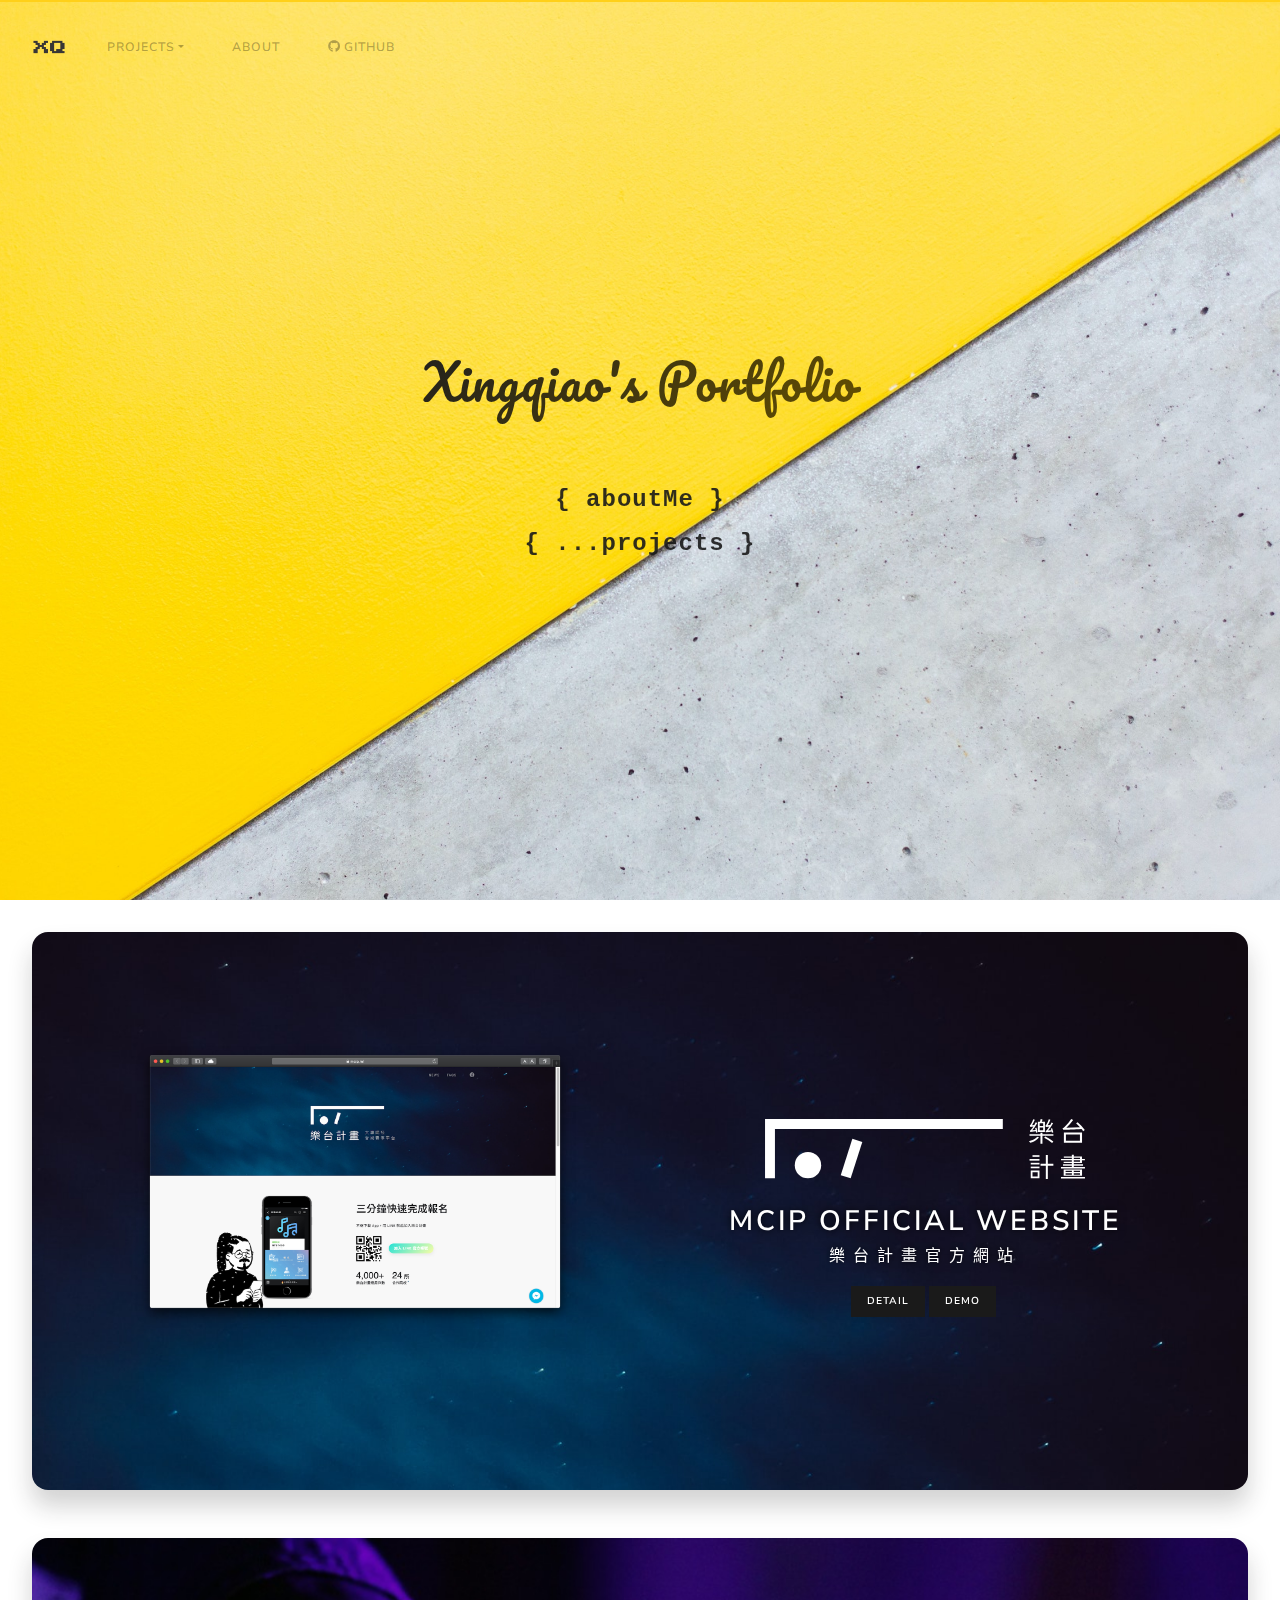
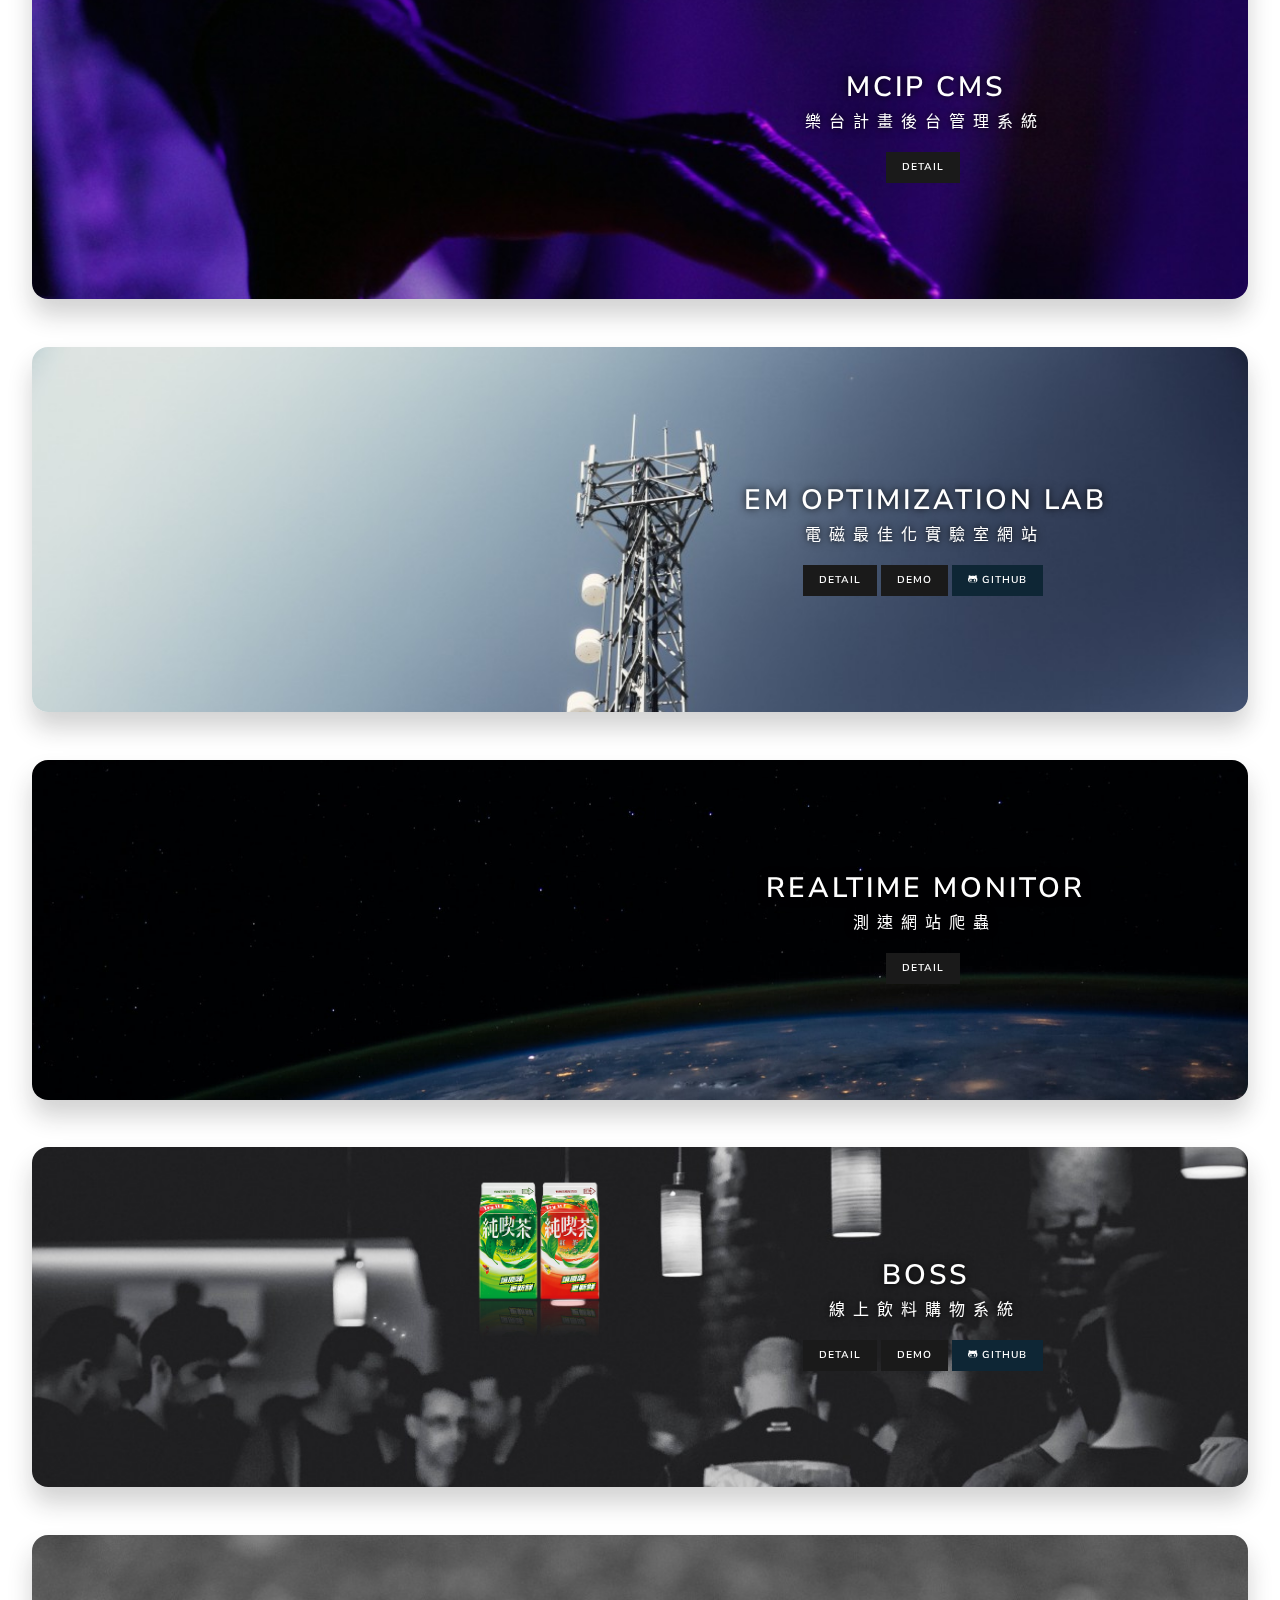
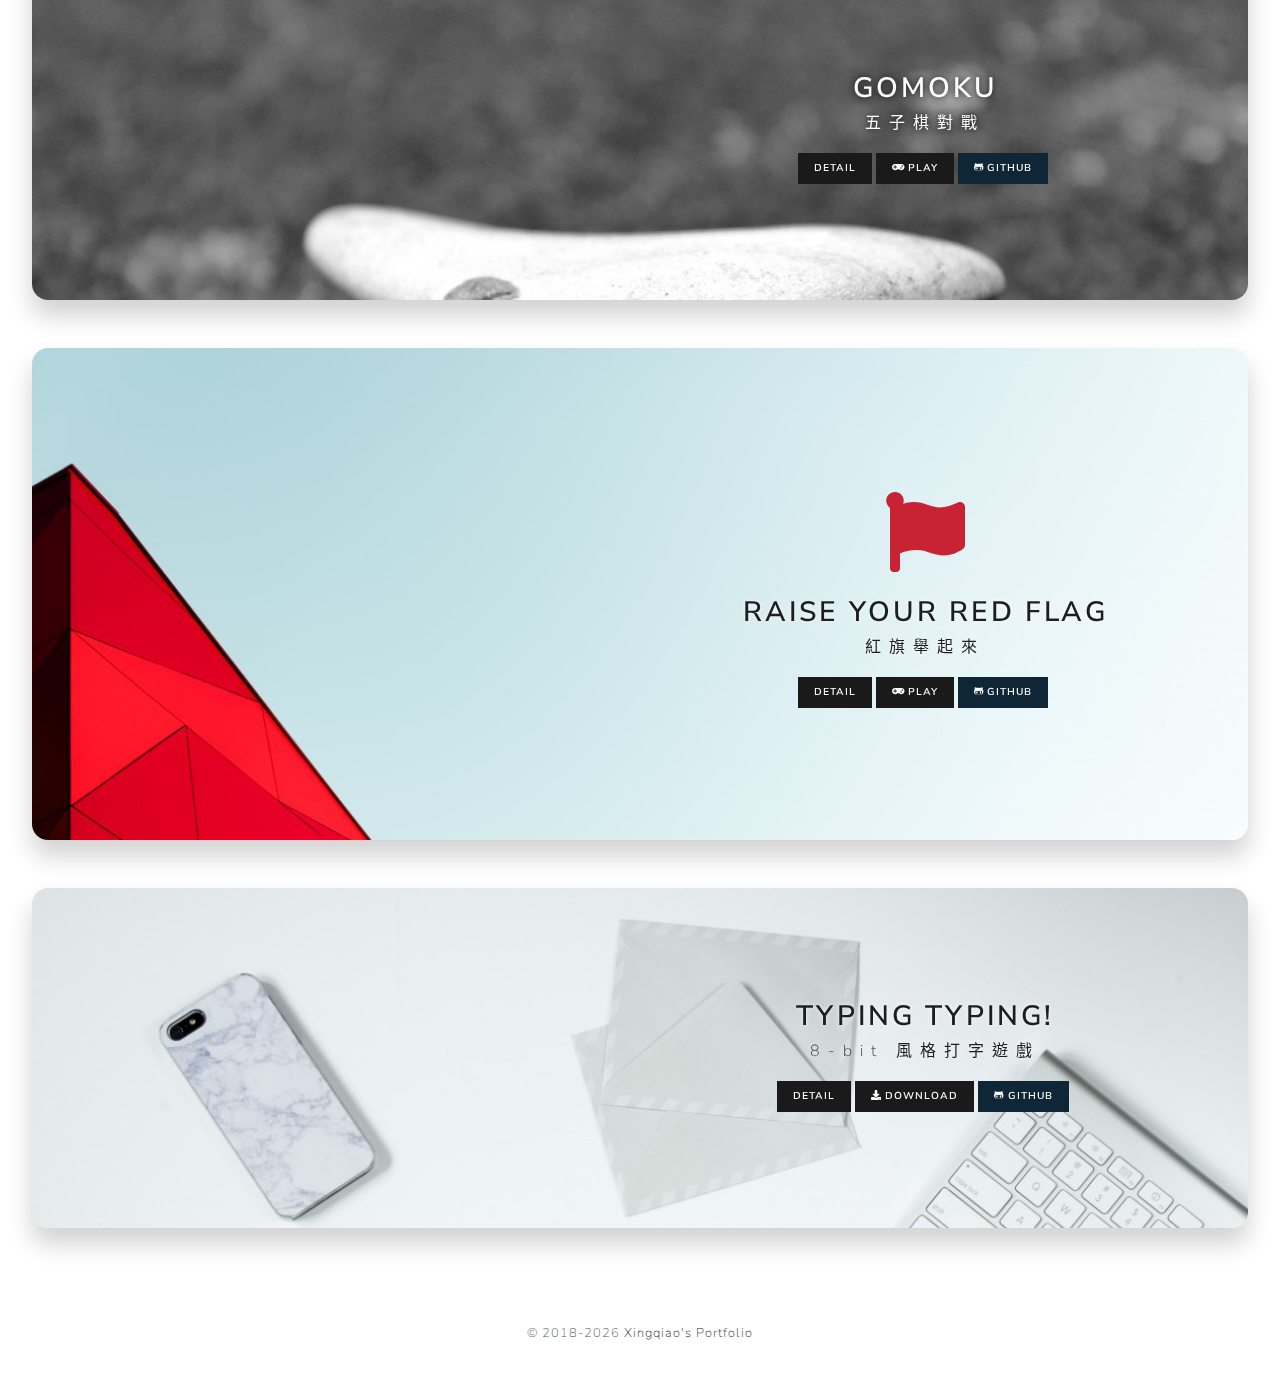
<file: project/shanlinliang/index.html>
<!DOCTYPE html><html lang="zh-TW" class="nprogress-busy"><head><meta charset="utf-8"><meta http-equiv="X-UA-Compatible" content="IE=edge"><meta name="viewport" content="width=device-width,initial-scale=1"><style type="text/css">svg:not(:root).svg-inline--fa {
  overflow: visible;
}

.svg-inline--fa {
  display: inline-block;
  font-size: inherit;
  height: 1em;
  overflow: visible;
  vertical-align: -0.125em;
}
.svg-inline--fa.fa-lg {
  vertical-align: -0.225em;
}
.svg-inline--fa.fa-w-1 {
  width: 0.0625em;
}
.svg-inline--fa.fa-w-2 {
  width: 0.125em;
}
.svg-inline--fa.fa-w-3 {
  width: 0.1875em;
}
.svg-inline--fa.fa-w-4 {
  width: 0.25em;
}
.svg-inline--fa.fa-w-5 {
  width: 0.3125em;
}
.svg-inline--fa.fa-w-6 {
  width: 0.375em;
}
.svg-inline--fa.fa-w-7 {
  width: 0.4375em;
}
.svg-inline--fa.fa-w-8 {
  width: 0.5em;
}
.svg-inline--fa.fa-w-9 {
  width: 0.5625em;
}
.svg-inline--fa.fa-w-10 {
  width: 0.625em;
}
.svg-inline--fa.fa-w-11 {
  width: 0.6875em;
}
.svg-inline--fa.fa-w-12 {
  width: 0.75em;
}
.svg-inline--fa.fa-w-13 {
  width: 0.8125em;
}
.svg-inline--fa.fa-w-14 {
  width: 0.875em;
}
.svg-inline--fa.fa-w-15 {
  width: 0.9375em;
}
.svg-inline--fa.fa-w-16 {
  width: 1em;
}
.svg-inline--fa.fa-w-17 {
  width: 1.0625em;
}
.svg-inline--fa.fa-w-18 {
  width: 1.125em;
}
.svg-inline--fa.fa-w-19 {
  width: 1.1875em;
}
.svg-inline--fa.fa-w-20 {
  width: 1.25em;
}
.svg-inline--fa.fa-pull-left {
  margin-right: 0.3em;
  width: auto;
}
.svg-inline--fa.fa-pull-right {
  margin-left: 0.3em;
  width: auto;
}
.svg-inline--fa.fa-border {
  height: 1.5em;
}
.svg-inline--fa.fa-li {
  width: 2em;
}
.svg-inline--fa.fa-fw {
  width: 1.25em;
}

.fa-layers svg.svg-inline--fa {
  bottom: 0;
  left: 0;
  margin: auto;
  position: absolute;
  right: 0;
  top: 0;
}

.fa-layers {
  display: inline-block;
  height: 1em;
  position: relative;
  text-align: center;
  vertical-align: -0.125em;
  width: 1em;
}
.fa-layers svg.svg-inline--fa {
  -webkit-transform-origin: center center;
          transform-origin: center center;
}

.fa-layers-counter, .fa-layers-text {
  display: inline-block;
  position: absolute;
  text-align: center;
}

.fa-layers-text {
  left: 50%;
  top: 50%;
  -webkit-transform: translate(-50%, -50%);
          transform: translate(-50%, -50%);
  -webkit-transform-origin: center center;
          transform-origin: center center;
}

.fa-layers-counter {
  background-color: #ff253a;
  border-radius: 1em;
  -webkit-box-sizing: border-box;
          box-sizing: border-box;
  color: #fff;
  height: 1.5em;
  line-height: 1;
  max-width: 5em;
  min-width: 1.5em;
  overflow: hidden;
  padding: 0.25em;
  right: 0;
  text-overflow: ellipsis;
  top: 0;
  -webkit-transform: scale(0.25);
          transform: scale(0.25);
  -webkit-transform-origin: top right;
          transform-origin: top right;
}

.fa-layers-bottom-right {
  bottom: 0;
  right: 0;
  top: auto;
  -webkit-transform: scale(0.25);
          transform: scale(0.25);
  -webkit-transform-origin: bottom right;
          transform-origin: bottom right;
}

.fa-layers-bottom-left {
  bottom: 0;
  left: 0;
  right: auto;
  top: auto;
  -webkit-transform: scale(0.25);
          transform: scale(0.25);
  -webkit-transform-origin: bottom left;
          transform-origin: bottom left;
}

.fa-layers-top-right {
  right: 0;
  top: 0;
  -webkit-transform: scale(0.25);
          transform: scale(0.25);
  -webkit-transform-origin: top right;
          transform-origin: top right;
}

.fa-layers-top-left {
  left: 0;
  right: auto;
  top: 0;
  -webkit-transform: scale(0.25);
          transform: scale(0.25);
  -webkit-transform-origin: top left;
          transform-origin: top left;
}

.fa-lg {
  font-size: 1.3333333333em;
  line-height: 0.75em;
  vertical-align: -0.0667em;
}

.fa-xs {
  font-size: 0.75em;
}

.fa-sm {
  font-size: 0.875em;
}

.fa-1x {
  font-size: 1em;
}

.fa-2x {
  font-size: 2em;
}

.fa-3x {
  font-size: 3em;
}

.fa-4x {
  font-size: 4em;
}

.fa-5x {
  font-size: 5em;
}

.fa-6x {
  font-size: 6em;
}

.fa-7x {
  font-size: 7em;
}

.fa-8x {
  font-size: 8em;
}

.fa-9x {
  font-size: 9em;
}

.fa-10x {
  font-size: 10em;
}

.fa-fw {
  text-align: center;
  width: 1.25em;
}

.fa-ul {
  list-style-type: none;
  margin-left: 2.5em;
  padding-left: 0;
}
.fa-ul > li {
  position: relative;
}

.fa-li {
  left: -2em;
  position: absolute;
  text-align: center;
  width: 2em;
  line-height: inherit;
}

.fa-border {
  border: solid 0.08em #eee;
  border-radius: 0.1em;
  padding: 0.2em 0.25em 0.15em;
}

.fa-pull-left {
  float: left;
}

.fa-pull-right {
  float: right;
}

.fa.fa-pull-left,
.fas.fa-pull-left,
.far.fa-pull-left,
.fal.fa-pull-left,
.fab.fa-pull-left {
  margin-right: 0.3em;
}
.fa.fa-pull-right,
.fas.fa-pull-right,
.far.fa-pull-right,
.fal.fa-pull-right,
.fab.fa-pull-right {
  margin-left: 0.3em;
}

.fa-spin {
  -webkit-animation: fa-spin 2s infinite linear;
          animation: fa-spin 2s infinite linear;
}

.fa-pulse {
  -webkit-animation: fa-spin 1s infinite steps(8);
          animation: fa-spin 1s infinite steps(8);
}

@-webkit-keyframes fa-spin {
  0% {
    -webkit-transform: rotate(0deg);
            transform: rotate(0deg);
  }
  100% {
    -webkit-transform: rotate(360deg);
            transform: rotate(360deg);
  }
}

@keyframes fa-spin {
  0% {
    -webkit-transform: rotate(0deg);
            transform: rotate(0deg);
  }
  100% {
    -webkit-transform: rotate(360deg);
            transform: rotate(360deg);
  }
}
.fa-rotate-90 {
  -ms-filter: "progid:DXImageTransform.Microsoft.BasicImage(rotation=1)";
  -webkit-transform: rotate(90deg);
          transform: rotate(90deg);
}

.fa-rotate-180 {
  -ms-filter: "progid:DXImageTransform.Microsoft.BasicImage(rotation=2)";
  -webkit-transform: rotate(180deg);
          transform: rotate(180deg);
}

.fa-rotate-270 {
  -ms-filter: "progid:DXImageTransform.Microsoft.BasicImage(rotation=3)";
  -webkit-transform: rotate(270deg);
          transform: rotate(270deg);
}

.fa-flip-horizontal {
  -ms-filter: "progid:DXImageTransform.Microsoft.BasicImage(rotation=0, mirror=1)";
  -webkit-transform: scale(-1, 1);
          transform: scale(-1, 1);
}

.fa-flip-vertical {
  -ms-filter: "progid:DXImageTransform.Microsoft.BasicImage(rotation=2, mirror=1)";
  -webkit-transform: scale(1, -1);
          transform: scale(1, -1);
}

.fa-flip-both, .fa-flip-horizontal.fa-flip-vertical {
  -ms-filter: "progid:DXImageTransform.Microsoft.BasicImage(rotation=2, mirror=1)";
  -webkit-transform: scale(-1, -1);
          transform: scale(-1, -1);
}

:root .fa-rotate-90,
:root .fa-rotate-180,
:root .fa-rotate-270,
:root .fa-flip-horizontal,
:root .fa-flip-vertical,
:root .fa-flip-both {
  -webkit-filter: none;
          filter: none;
}

.fa-stack {
  display: inline-block;
  height: 2em;
  position: relative;
  width: 2.5em;
}

.fa-stack-1x,
.fa-stack-2x {
  bottom: 0;
  left: 0;
  margin: auto;
  position: absolute;
  right: 0;
  top: 0;
}

.svg-inline--fa.fa-stack-1x {
  height: 1em;
  width: 1.25em;
}
.svg-inline--fa.fa-stack-2x {
  height: 2em;
  width: 2.5em;
}

.fa-inverse {
  color: #fff;
}

.sr-only {
  border: 0;
  clip: rect(0, 0, 0, 0);
  height: 1px;
  margin: -1px;
  overflow: hidden;
  padding: 0;
  position: absolute;
  width: 1px;
}

.sr-only-focusable:active, .sr-only-focusable:focus {
  clip: auto;
  height: auto;
  margin: 0;
  overflow: visible;
  position: static;
  width: auto;
}

.svg-inline--fa .fa-primary {
  fill: var(--fa-primary-color, currentColor);
  opacity: 1;
  opacity: var(--fa-primary-opacity, 1);
}

.svg-inline--fa .fa-secondary {
  fill: var(--fa-secondary-color, currentColor);
  opacity: 0.4;
  opacity: var(--fa-secondary-opacity, 0.4);
}

.svg-inline--fa.fa-swap-opacity .fa-primary {
  opacity: 0.4;
  opacity: var(--fa-secondary-opacity, 0.4);
}

.svg-inline--fa.fa-swap-opacity .fa-secondary {
  opacity: 1;
  opacity: var(--fa-primary-opacity, 1);
}

.svg-inline--fa mask .fa-primary,
.svg-inline--fa mask .fa-secondary {
  fill: black;
}

.fad.fa-inverse {
  color: #fff;
}</style><link rel="icon" href="/favicon.png"><link href="https://fonts.googleapis.com/css2?family=Pacifico&amp;display=swap" rel="stylesheet"><title>扇林涼 | Xingqiao's Portfolio</title><link href="/css/chunk-0e061f28.9cca8716.css" rel="prefetch"><link href="/css/chunk-8a133aae.edcfb856.css" rel="prefetch"><link href="/css/chunk-d92e628a.462594b4.css" rel="prefetch"><link href="/css/chunk-e94341a8.2910617e.css" rel="prefetch"><link href="/js/chunk-0e061f28.1eb30f7e.js" rel="prefetch"><link href="/js/chunk-8a133aae.1edb4a6f.js" rel="prefetch"><link href="/js/chunk-d92e628a.03b33343.js" rel="prefetch"><link href="/js/chunk-e94341a8.f6750484.js" rel="prefetch"><link href="/css/app.c518c13a.css" rel="preload" as="style"><link href="/css/chunk-vendors.e36709d6.css" rel="preload" as="style"><link href="/js/app.1f8f7da2.js" rel="preload" as="script"><link href="/js/chunk-vendors.1a8e3ee9.js" rel="preload" as="script"><link href="/css/chunk-vendors.e36709d6.css" rel="stylesheet"><link href="/css/app.c518c13a.css" rel="stylesheet"><link rel="stylesheet" type="text/css" href="/css/chunk-e94341a8.2910617e.css"><script charset="utf-8" src="/js/chunk-e94341a8.f6750484.js"></script><style type="text/css">.medium-zoom-overlay{position:fixed;top:0;right:0;bottom:0;left:0;opacity:0;transition:opacity .3s;will-change:opacity}.medium-zoom--opened .medium-zoom-overlay{cursor:pointer;cursor:zoom-out;opacity:1}.medium-zoom-image{cursor:pointer;cursor:zoom-in;transition:transform .3s cubic-bezier(.2,0,.2,1)!important}.medium-zoom-image--hidden{visibility:hidden}.medium-zoom-image--opened{position:relative;cursor:pointer;cursor:zoom-out;will-change:transform}</style><meta data-vue-meta="ssr" property="og:title" data-vmid="og:title" content=""><meta data-vue-meta="ssr" property="description" data-vmid="description" content="『扇林涼 Shanlinliang』 是一個虛構的涼扇品牌，運用簡約設計文字營造出商品的高級感。..."><meta data-vue-meta="ssr" property="og:description" data-vmid="og:description" content="『扇林涼 Shanlinliang』 是一個虛構的涼扇品牌，運用簡約設計文字營造出商品的高級感。..."><meta data-vue-meta="ssr" property="og:image" data-vmid="og:image" content="/img/sll1.c57605c3.png"></head><body><div id="app"><nav data-v-062ee4d6="" id="nav" class="navbar navbar-expand-sm navbar-light" style="top: 0px;"><div data-v-062ee4d6="" class="container-fluid"><a data-v-062ee4d6="" href="/" class="navbar-brand active"><img data-v-062ee4d6="" src="[data-uri]" alt="Logo" class="img-fluid"></a><button data-v-062ee4d6="" type="button" data-toggle="collapse" data-target="#navbarContent" class="navbar-toggler collapsed" aria-expanded="false"><svg data-v-062ee4d6="" aria-hidden="true" focusable="false" data-prefix="fas" data-icon="bars" role="img" xmlns="http://www.w3.org/2000/svg" viewBox="0 0 448 512" class="svg-inline--fa fa-bars fa-w-14"><path data-v-062ee4d6="" fill="currentColor" d="M16 132h416c8.837 0 16-7.163 16-16V76c0-8.837-7.163-16-16-16H16C7.163 60 0 67.163 0 76v40c0 8.837 7.163 16 16 16zm0 160h416c8.837 0 16-7.163 16-16v-40c0-8.837-7.163-16-16-16H16c-8.837 0-16 7.163-16 16v40c0 8.837 7.163 16 16 16zm0 160h416c8.837 0 16-7.163 16-16v-40c0-8.837-7.163-16-16-16H16c-8.837 0-16 7.163-16 16v40c0 8.837 7.163 16 16 16z" class=""></path></svg></button><div data-v-062ee4d6="" id="navbarContent" class="collapse navbar-collapse"><ul data-v-062ee4d6="" class="navbar-nav mr-auto"><li data-v-062ee4d6="" class="nav-item dropdown"><a data-v-062ee4d6="" href="#" data-toggle="dropdown" class="nav-link dropdown-toggle active">Projects</a><div data-v-062ee4d6="" class="dropdown-menu"><h6 data-v-062ee4d6="" class="dropdown-header text-ngsek">Website</h6><a data-v-062ee4d6="" href="/project/mcip" class="dropdown-item">MCIP Official Website</a><a data-v-062ee4d6="" href="/project/mcip-cms" class="dropdown-item">MCIP CMS</a><a data-v-062ee4d6="" href="/project/emo" class="dropdown-item">EM Optimization Lab</a><a data-v-062ee4d6="" href="/project/realtime" class="dropdown-item">Realtime Monitor</a><a data-v-062ee4d6="" href="/project/boss" class="dropdown-item">BOSS</a><div data-v-062ee4d6="" class="dropdown-divider"></div><h6 data-v-062ee4d6="" class="dropdown-header text-ngsek">Game</h6><a data-v-062ee4d6="" href="/project/gomoku" class="dropdown-item">Gomoku</a><a data-v-062ee4d6="" href="/project/flag" class="dropdown-item">Raise Your Red Flag</a><a data-v-062ee4d6="" href="/project/typingtyping" class="dropdown-item">Typing Typing!</a><!----></div></li><li data-v-062ee4d6="" class="nav-item"><a data-v-062ee4d6="" href="/about" class="nav-link">About</a></li><li data-v-062ee4d6="" class="nav-item"><a data-v-062ee4d6="" href="https://github.com/ngseke" target="_blank" class="nav-link"><svg data-v-062ee4d6="" aria-hidden="true" focusable="false" data-prefix="fab" data-icon="github" role="img" xmlns="http://www.w3.org/2000/svg" viewBox="0 0 496 512" class="mr-1 svg-inline--fa fa-github fa-w-16"><path data-v-062ee4d6="" fill="currentColor" d="M165.9 397.4c0 2-2.3 3.6-5.2 3.6-3.3.3-5.6-1.3-5.6-3.6 0-2 2.3-3.6 5.2-3.6 3-.3 5.6 1.3 5.6 3.6zm-31.1-4.5c-.7 2 1.3 4.3 4.3 4.9 2.6 1 5.6 0 6.2-2s-1.3-4.3-4.3-5.2c-2.6-.7-5.5.3-6.2 2.3zm44.2-1.7c-2.9.7-4.9 2.6-4.6 4.9.3 2 2.9 3.3 5.9 2.6 2.9-.7 4.9-2.6 4.6-4.6-.3-1.9-3-3.2-5.9-2.9zM244.8 8C106.1 8 0 113.3 0 252c0 110.9 69.8 205.8 169.5 239.2 12.8 2.3 17.3-5.6 17.3-12.1 0-6.2-.3-40.4-.3-61.4 0 0-70 15-84.7-29.8 0 0-11.4-29.1-27.8-36.6 0 0-22.9-15.7 1.6-15.4 0 0 24.9 2 38.6 25.8 21.9 38.6 58.6 27.5 72.9 20.9 2.3-16 8.8-27.1 16-33.7-55.9-6.2-112.3-14.3-112.3-110.5 0-27.5 7.6-41.3 23.6-58.9-2.6-6.5-11.1-33.3 2.6-67.9 20.9-6.5 69 27 69 27 20-5.6 41.5-8.5 62.8-8.5s42.8 2.9 62.8 8.5c0 0 48.1-33.6 69-27 13.7 34.7 5.2 61.4 2.6 67.9 16 17.7 25.8 31.5 25.8 58.9 0 96.5-58.9 104.2-114.8 110.5 9.2 7.9 17 22.9 17 46.4 0 33.7-.3 75.4-.3 83.6 0 6.5 4.6 14.4 17.3 12.1C428.2 457.8 496 362.9 496 252 496 113.3 383.5 8 244.8 8zM97.2 352.9c-1.3 1-1 3.3.7 5.2 1.6 1.6 3.9 2.3 5.2 1 1.3-1 1-3.3-.7-5.2-1.6-1.6-3.9-2.3-5.2-1zm-10.8-8.1c-.7 1.3.3 2.9 2.3 3.9 1.6 1 3.6.7 4.3-.7.7-1.3-.3-2.9-2.3-3.9-2-.6-3.6-.3-4.3.7zm32.4 35.6c-1.6 1.3-1 4.3 1.3 6.2 2.3 2.3 5.2 2.6 6.5 1 1.3-1.3.7-4.3-1.3-6.2-2.2-2.3-5.2-2.6-6.5-1zm-11.4-14.7c-1.6 1-1.6 3.6 0 5.9 1.6 2.3 4.3 3.3 5.6 2.3 1.6-1.3 1.6-3.9 0-6.2-1.4-2.3-4-3.3-5.6-2z" class=""></path></svg>GitHub</a></li></ul></div></div></nav><main data-v-34c4874e=""><div data-v-34c4874e="" class="container"><div data-v-34c4874e="" class="row justify-content-center"><div data-v-34c4874e="" class="col-12 col-lg-9"><article data-v-34c4874e=""><h1 id="扇林涼">扇林涼</h1> <hr> <p><strong>『扇林涼 Shanlinliang』</strong> 是一個虛構的涼扇品牌，運用簡約設計文字營造出商品的高級感。</p> <p><img src="/img/sll1.c57605c3.png" alt="" class="medium-zoom-image"></p> <p><img src="/img/cover.bd3af623.png" alt="" class="medium-zoom-image"></p> <p><img src="/img/sll4.6a18f82c.png" alt="" class="medium-zoom-image"> <img src="/img/sll5.62583dc9.png" alt="" class="medium-zoom-image"></p> </article></div></div></div></main><footer data-v-0e5b7c5b="" class="footer"><div data-v-0e5b7c5b="" class="container">© 2018-2021 <a data-v-0e5b7c5b="" href="/" class="active">Xingqiao's Portfolio</a></div></footer></div><script src="/js/chunk-vendors.1a8e3ee9.js"></script><script src="/js/app.1f8f7da2.js"></script><div id="nprogress" style="transition: none 0s ease 0s; opacity: 1;"><div class="bar" role="bar" style="transform: translate3d(0%, 0px, 0px); transition: all 200ms ease 0s;"><div class="peg"></div></div></div></body></html>
</file>
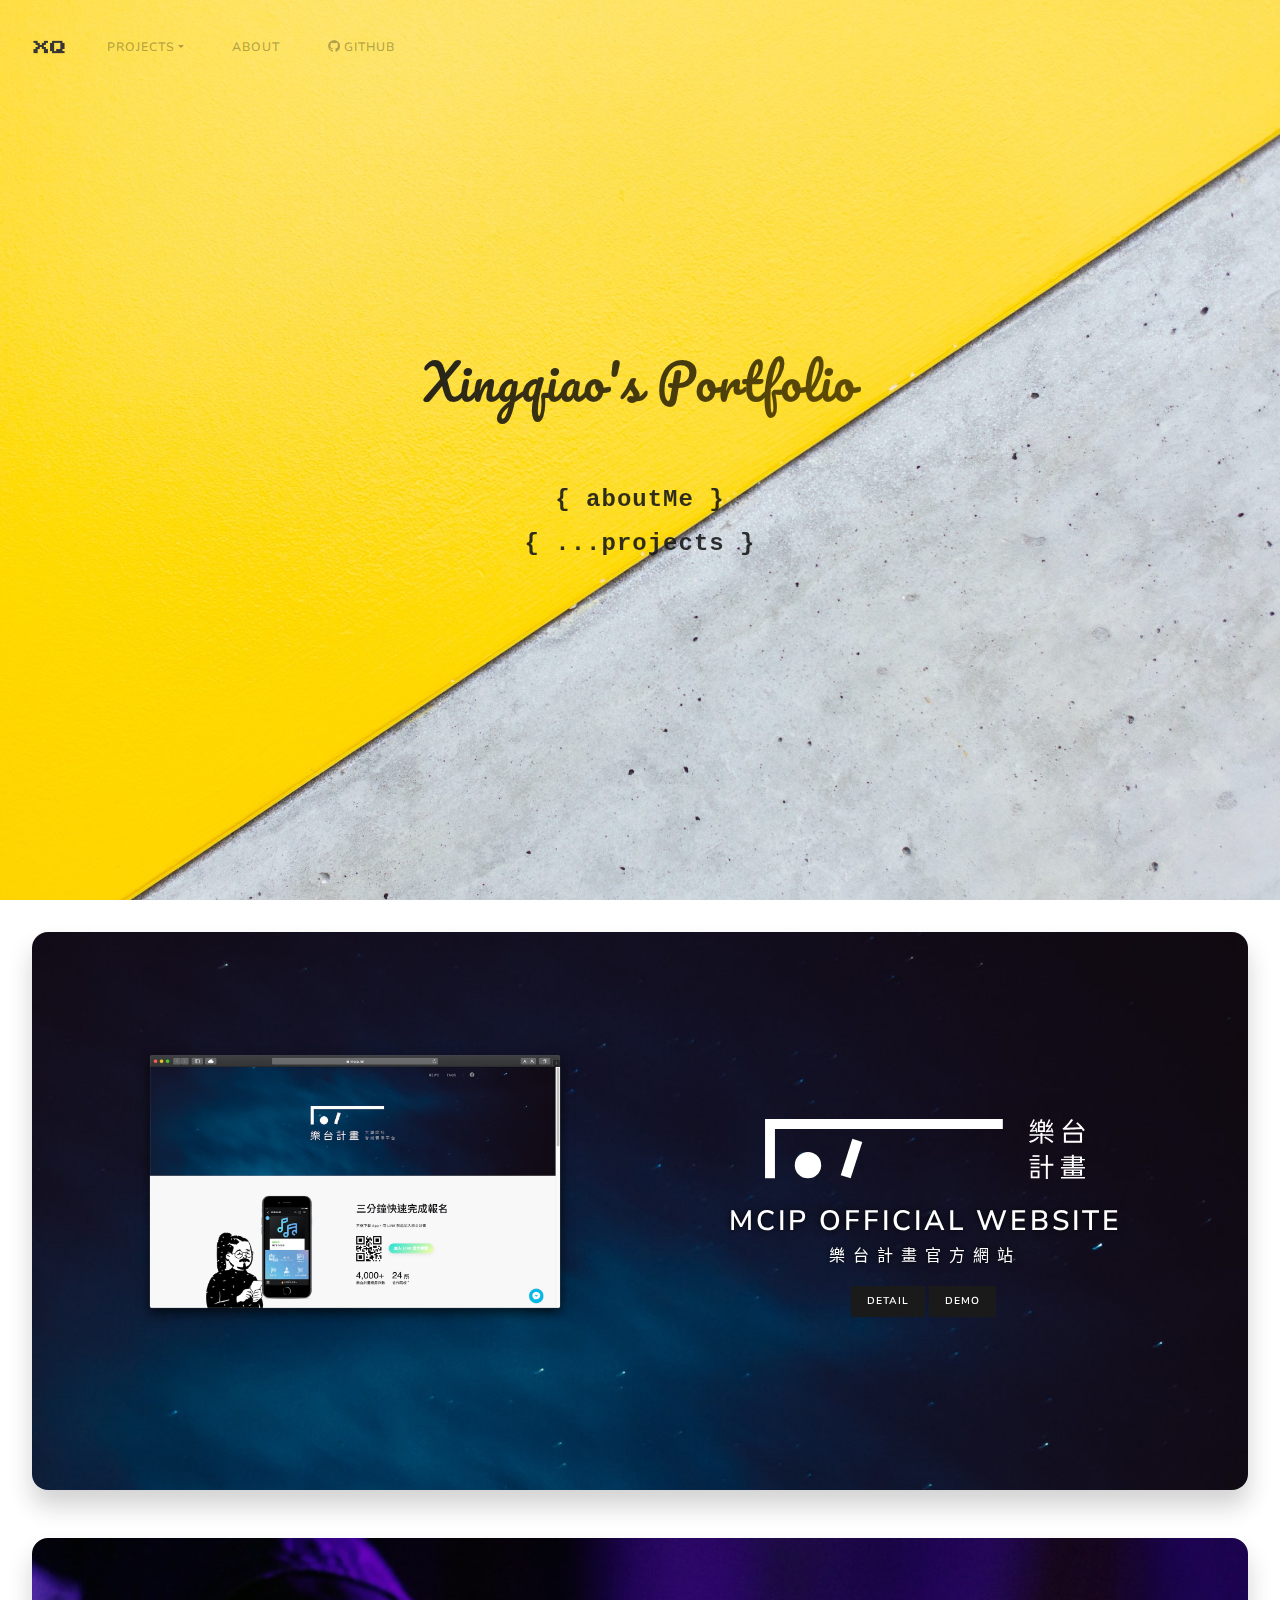
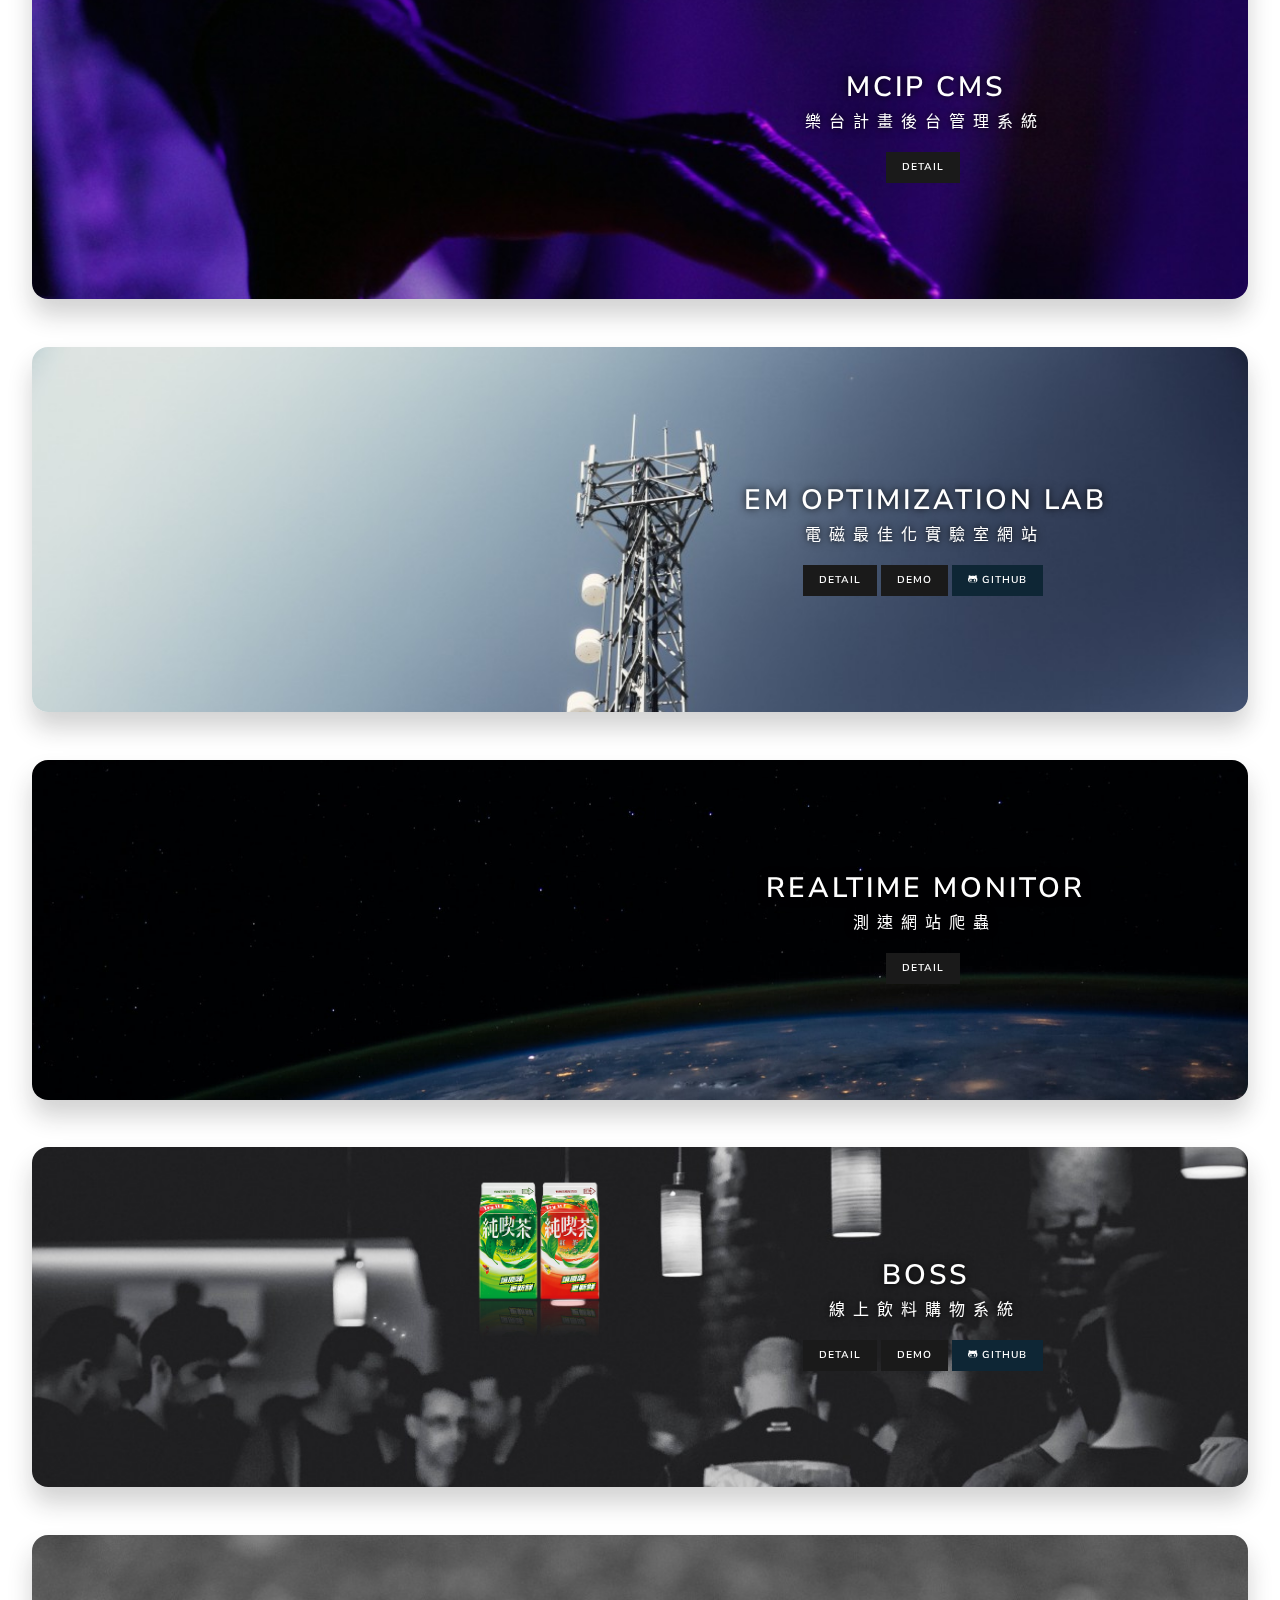
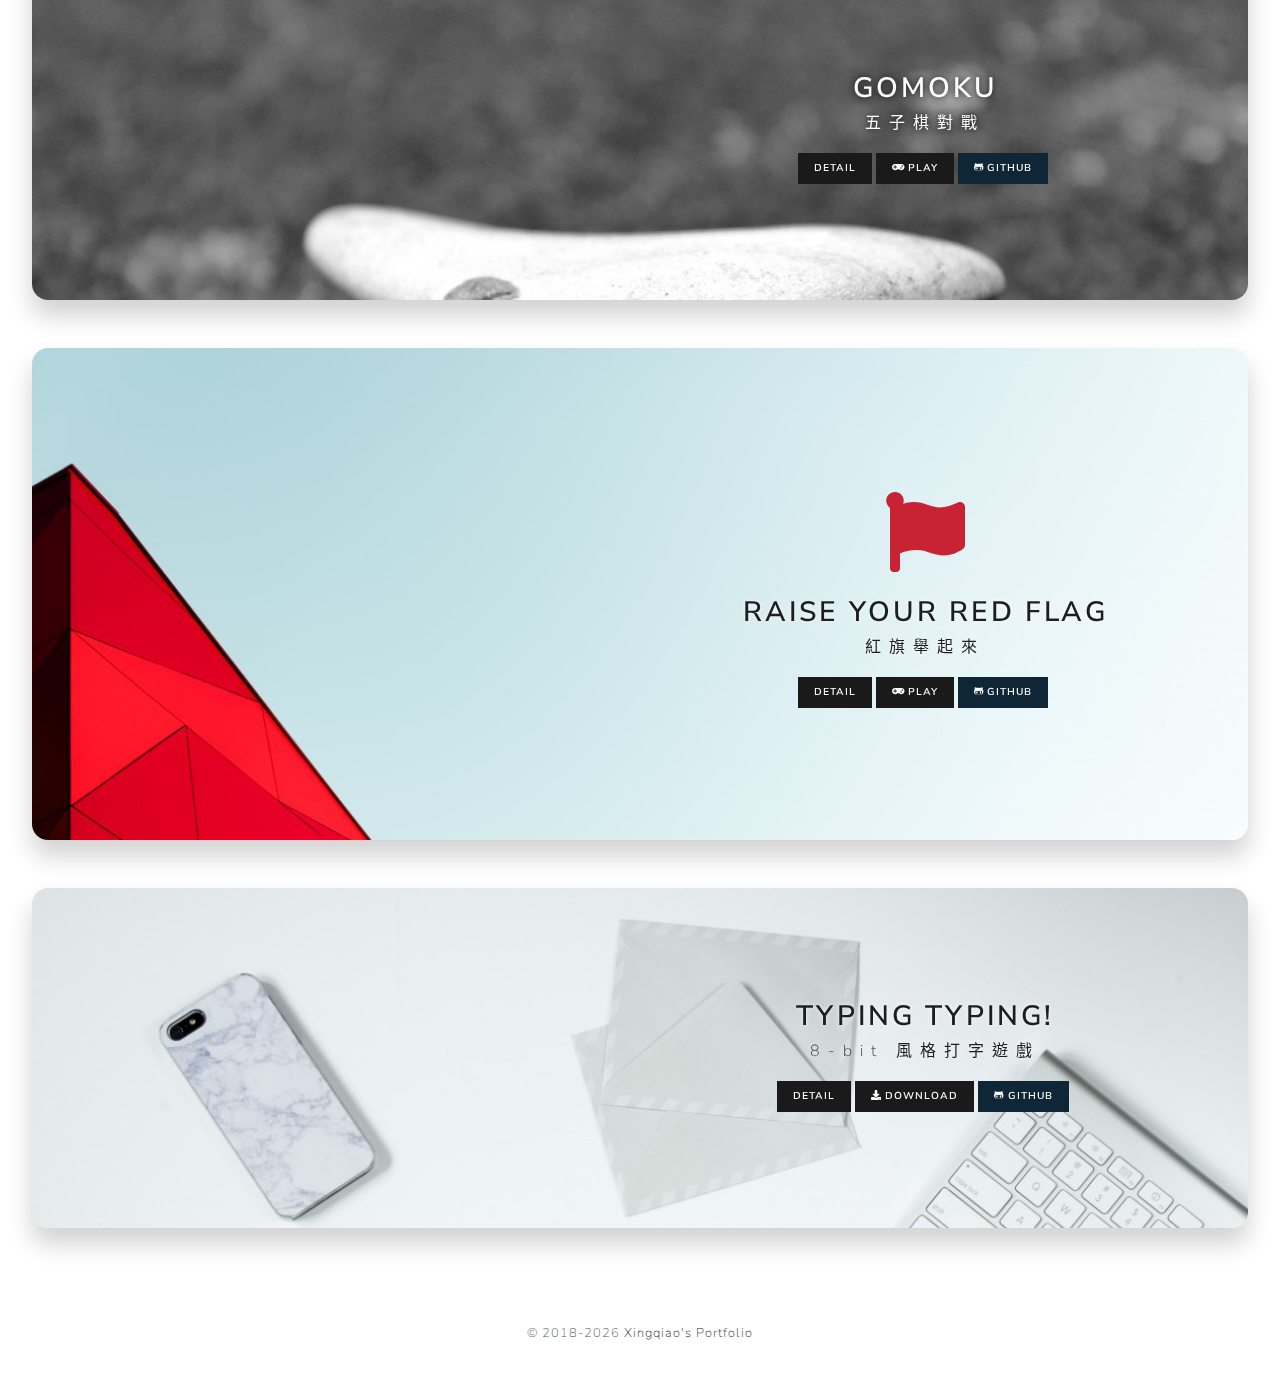
<file: project/typingtyping/index.html>
<!DOCTYPE html><html lang="zh-TW" class=" "><head><meta charset="utf-8"><meta http-equiv="X-UA-Compatible" content="IE=edge"><meta name="viewport" content="width=device-width,initial-scale=1"><style type="text/css">svg:not(:root).svg-inline--fa {
  overflow: visible;
}

.svg-inline--fa {
  display: inline-block;
  font-size: inherit;
  height: 1em;
  overflow: visible;
  vertical-align: -0.125em;
}
.svg-inline--fa.fa-lg {
  vertical-align: -0.225em;
}
.svg-inline--fa.fa-w-1 {
  width: 0.0625em;
}
.svg-inline--fa.fa-w-2 {
  width: 0.125em;
}
.svg-inline--fa.fa-w-3 {
  width: 0.1875em;
}
.svg-inline--fa.fa-w-4 {
  width: 0.25em;
}
.svg-inline--fa.fa-w-5 {
  width: 0.3125em;
}
.svg-inline--fa.fa-w-6 {
  width: 0.375em;
}
.svg-inline--fa.fa-w-7 {
  width: 0.4375em;
}
.svg-inline--fa.fa-w-8 {
  width: 0.5em;
}
.svg-inline--fa.fa-w-9 {
  width: 0.5625em;
}
.svg-inline--fa.fa-w-10 {
  width: 0.625em;
}
.svg-inline--fa.fa-w-11 {
  width: 0.6875em;
}
.svg-inline--fa.fa-w-12 {
  width: 0.75em;
}
.svg-inline--fa.fa-w-13 {
  width: 0.8125em;
}
.svg-inline--fa.fa-w-14 {
  width: 0.875em;
}
.svg-inline--fa.fa-w-15 {
  width: 0.9375em;
}
.svg-inline--fa.fa-w-16 {
  width: 1em;
}
.svg-inline--fa.fa-w-17 {
  width: 1.0625em;
}
.svg-inline--fa.fa-w-18 {
  width: 1.125em;
}
.svg-inline--fa.fa-w-19 {
  width: 1.1875em;
}
.svg-inline--fa.fa-w-20 {
  width: 1.25em;
}
.svg-inline--fa.fa-pull-left {
  margin-right: 0.3em;
  width: auto;
}
.svg-inline--fa.fa-pull-right {
  margin-left: 0.3em;
  width: auto;
}
.svg-inline--fa.fa-border {
  height: 1.5em;
}
.svg-inline--fa.fa-li {
  width: 2em;
}
.svg-inline--fa.fa-fw {
  width: 1.25em;
}

.fa-layers svg.svg-inline--fa {
  bottom: 0;
  left: 0;
  margin: auto;
  position: absolute;
  right: 0;
  top: 0;
}

.fa-layers {
  display: inline-block;
  height: 1em;
  position: relative;
  text-align: center;
  vertical-align: -0.125em;
  width: 1em;
}
.fa-layers svg.svg-inline--fa {
  -webkit-transform-origin: center center;
          transform-origin: center center;
}

.fa-layers-counter, .fa-layers-text {
  display: inline-block;
  position: absolute;
  text-align: center;
}

.fa-layers-text {
  left: 50%;
  top: 50%;
  -webkit-transform: translate(-50%, -50%);
          transform: translate(-50%, -50%);
  -webkit-transform-origin: center center;
          transform-origin: center center;
}

.fa-layers-counter {
  background-color: #ff253a;
  border-radius: 1em;
  -webkit-box-sizing: border-box;
          box-sizing: border-box;
  color: #fff;
  height: 1.5em;
  line-height: 1;
  max-width: 5em;
  min-width: 1.5em;
  overflow: hidden;
  padding: 0.25em;
  right: 0;
  text-overflow: ellipsis;
  top: 0;
  -webkit-transform: scale(0.25);
          transform: scale(0.25);
  -webkit-transform-origin: top right;
          transform-origin: top right;
}

.fa-layers-bottom-right {
  bottom: 0;
  right: 0;
  top: auto;
  -webkit-transform: scale(0.25);
          transform: scale(0.25);
  -webkit-transform-origin: bottom right;
          transform-origin: bottom right;
}

.fa-layers-bottom-left {
  bottom: 0;
  left: 0;
  right: auto;
  top: auto;
  -webkit-transform: scale(0.25);
          transform: scale(0.25);
  -webkit-transform-origin: bottom left;
          transform-origin: bottom left;
}

.fa-layers-top-right {
  right: 0;
  top: 0;
  -webkit-transform: scale(0.25);
          transform: scale(0.25);
  -webkit-transform-origin: top right;
          transform-origin: top right;
}

.fa-layers-top-left {
  left: 0;
  right: auto;
  top: 0;
  -webkit-transform: scale(0.25);
          transform: scale(0.25);
  -webkit-transform-origin: top left;
          transform-origin: top left;
}

.fa-lg {
  font-size: 1.3333333333em;
  line-height: 0.75em;
  vertical-align: -0.0667em;
}

.fa-xs {
  font-size: 0.75em;
}

.fa-sm {
  font-size: 0.875em;
}

.fa-1x {
  font-size: 1em;
}

.fa-2x {
  font-size: 2em;
}

.fa-3x {
  font-size: 3em;
}

.fa-4x {
  font-size: 4em;
}

.fa-5x {
  font-size: 5em;
}

.fa-6x {
  font-size: 6em;
}

.fa-7x {
  font-size: 7em;
}

.fa-8x {
  font-size: 8em;
}

.fa-9x {
  font-size: 9em;
}

.fa-10x {
  font-size: 10em;
}

.fa-fw {
  text-align: center;
  width: 1.25em;
}

.fa-ul {
  list-style-type: none;
  margin-left: 2.5em;
  padding-left: 0;
}
.fa-ul > li {
  position: relative;
}

.fa-li {
  left: -2em;
  position: absolute;
  text-align: center;
  width: 2em;
  line-height: inherit;
}

.fa-border {
  border: solid 0.08em #eee;
  border-radius: 0.1em;
  padding: 0.2em 0.25em 0.15em;
}

.fa-pull-left {
  float: left;
}

.fa-pull-right {
  float: right;
}

.fa.fa-pull-left,
.fas.fa-pull-left,
.far.fa-pull-left,
.fal.fa-pull-left,
.fab.fa-pull-left {
  margin-right: 0.3em;
}
.fa.fa-pull-right,
.fas.fa-pull-right,
.far.fa-pull-right,
.fal.fa-pull-right,
.fab.fa-pull-right {
  margin-left: 0.3em;
}

.fa-spin {
  -webkit-animation: fa-spin 2s infinite linear;
          animation: fa-spin 2s infinite linear;
}

.fa-pulse {
  -webkit-animation: fa-spin 1s infinite steps(8);
          animation: fa-spin 1s infinite steps(8);
}

@-webkit-keyframes fa-spin {
  0% {
    -webkit-transform: rotate(0deg);
            transform: rotate(0deg);
  }
  100% {
    -webkit-transform: rotate(360deg);
            transform: rotate(360deg);
  }
}

@keyframes fa-spin {
  0% {
    -webkit-transform: rotate(0deg);
            transform: rotate(0deg);
  }
  100% {
    -webkit-transform: rotate(360deg);
            transform: rotate(360deg);
  }
}
.fa-rotate-90 {
  -ms-filter: "progid:DXImageTransform.Microsoft.BasicImage(rotation=1)";
  -webkit-transform: rotate(90deg);
          transform: rotate(90deg);
}

.fa-rotate-180 {
  -ms-filter: "progid:DXImageTransform.Microsoft.BasicImage(rotation=2)";
  -webkit-transform: rotate(180deg);
          transform: rotate(180deg);
}

.fa-rotate-270 {
  -ms-filter: "progid:DXImageTransform.Microsoft.BasicImage(rotation=3)";
  -webkit-transform: rotate(270deg);
          transform: rotate(270deg);
}

.fa-flip-horizontal {
  -ms-filter: "progid:DXImageTransform.Microsoft.BasicImage(rotation=0, mirror=1)";
  -webkit-transform: scale(-1, 1);
          transform: scale(-1, 1);
}

.fa-flip-vertical {
  -ms-filter: "progid:DXImageTransform.Microsoft.BasicImage(rotation=2, mirror=1)";
  -webkit-transform: scale(1, -1);
          transform: scale(1, -1);
}

.fa-flip-both, .fa-flip-horizontal.fa-flip-vertical {
  -ms-filter: "progid:DXImageTransform.Microsoft.BasicImage(rotation=2, mirror=1)";
  -webkit-transform: scale(-1, -1);
          transform: scale(-1, -1);
}

:root .fa-rotate-90,
:root .fa-rotate-180,
:root .fa-rotate-270,
:root .fa-flip-horizontal,
:root .fa-flip-vertical,
:root .fa-flip-both {
  -webkit-filter: none;
          filter: none;
}

.fa-stack {
  display: inline-block;
  height: 2em;
  position: relative;
  width: 2.5em;
}

.fa-stack-1x,
.fa-stack-2x {
  bottom: 0;
  left: 0;
  margin: auto;
  position: absolute;
  right: 0;
  top: 0;
}

.svg-inline--fa.fa-stack-1x {
  height: 1em;
  width: 1.25em;
}
.svg-inline--fa.fa-stack-2x {
  height: 2em;
  width: 2.5em;
}

.fa-inverse {
  color: #fff;
}

.sr-only {
  border: 0;
  clip: rect(0, 0, 0, 0);
  height: 1px;
  margin: -1px;
  overflow: hidden;
  padding: 0;
  position: absolute;
  width: 1px;
}

.sr-only-focusable:active, .sr-only-focusable:focus {
  clip: auto;
  height: auto;
  margin: 0;
  overflow: visible;
  position: static;
  width: auto;
}

.svg-inline--fa .fa-primary {
  fill: var(--fa-primary-color, currentColor);
  opacity: 1;
  opacity: var(--fa-primary-opacity, 1);
}

.svg-inline--fa .fa-secondary {
  fill: var(--fa-secondary-color, currentColor);
  opacity: 0.4;
  opacity: var(--fa-secondary-opacity, 0.4);
}

.svg-inline--fa.fa-swap-opacity .fa-primary {
  opacity: 0.4;
  opacity: var(--fa-secondary-opacity, 0.4);
}

.svg-inline--fa.fa-swap-opacity .fa-secondary {
  opacity: 1;
  opacity: var(--fa-primary-opacity, 1);
}

.svg-inline--fa mask .fa-primary,
.svg-inline--fa mask .fa-secondary {
  fill: black;
}

.fad.fa-inverse {
  color: #fff;
}</style><link rel="icon" href="/favicon.png"><link href="https://fonts.googleapis.com/css2?family=Pacifico&amp;display=swap" rel="stylesheet"><title>Typing Typing! | Xingqiao's Portfolio</title><link href="/css/chunk-0e061f28.9cca8716.css" rel="prefetch"><link href="/css/chunk-8a133aae.edcfb856.css" rel="prefetch"><link href="/css/chunk-d92e628a.462594b4.css" rel="prefetch"><link href="/css/chunk-e94341a8.2910617e.css" rel="prefetch"><link href="/js/chunk-0e061f28.1eb30f7e.js" rel="prefetch"><link href="/js/chunk-8a133aae.1edb4a6f.js" rel="prefetch"><link href="/js/chunk-d92e628a.03b33343.js" rel="prefetch"><link href="/js/chunk-e94341a8.f6750484.js" rel="prefetch"><link href="/css/app.c518c13a.css" rel="preload" as="style"><link href="/css/chunk-vendors.e36709d6.css" rel="preload" as="style"><link href="/js/app.1f8f7da2.js" rel="preload" as="script"><link href="/js/chunk-vendors.1a8e3ee9.js" rel="preload" as="script"><link href="/css/chunk-vendors.e36709d6.css" rel="stylesheet"><link href="/css/app.c518c13a.css" rel="stylesheet"><link rel="stylesheet" type="text/css" href="/css/chunk-e94341a8.2910617e.css"><script charset="utf-8" src="/js/chunk-e94341a8.f6750484.js"></script><style type="text/css">.medium-zoom-overlay{position:fixed;top:0;right:0;bottom:0;left:0;opacity:0;transition:opacity .3s;will-change:opacity}.medium-zoom--opened .medium-zoom-overlay{cursor:pointer;cursor:zoom-out;opacity:1}.medium-zoom-image{cursor:pointer;cursor:zoom-in;transition:transform .3s cubic-bezier(.2,0,.2,1)!important}.medium-zoom-image--hidden{visibility:hidden}.medium-zoom-image--opened{position:relative;cursor:pointer;cursor:zoom-out;will-change:transform}</style><meta data-vue-meta="ssr" property="og:title" data-vmid="og:title" content=""><meta data-vue-meta="ssr" property="description" data-vmid="description" content="物件導向程式設計期末專題。 這是以 ZType 作為靈感來源而開發的打字射擊遊戲，以 Visual Studio 2015 建立專案，基於 Game Framework 4.8 以 C++ 語言撰寫的 Windows 平台遊戲。  DEMO 影片    簡介 玩法 在本遊戲中有各種不同外貌的敵人(E..."><meta data-vue-meta="ssr" property="og:description" data-vmid="og:description" content="物件導向程式設計期末專題。 這是以 ZType 作為靈感來源而開發的打字射擊遊戲，以 Visual Studio 2015 建立專案，基於 Game Framework 4.8 以 C++ 語言撰寫的 Windows 平台遊戲。  DEMO 影片    簡介 玩法 在本遊戲中有各種不同外貌的敵人(E..."><meta data-vue-meta="ssr" property="og:image" data-vmid="og:image" content="/img/menu.23a903d7.png"></head><body><div id="app"><nav data-v-062ee4d6="" id="nav" class="navbar navbar-expand-sm navbar-light" style="top: 0px;"><div data-v-062ee4d6="" class="container-fluid"><a data-v-062ee4d6="" href="/" class="navbar-brand active"><img data-v-062ee4d6="" src="[data-uri]" alt="Logo" class="img-fluid"></a><button data-v-062ee4d6="" type="button" data-toggle="collapse" data-target="#navbarContent" class="navbar-toggler collapsed" aria-expanded="false"><svg data-v-062ee4d6="" aria-hidden="true" focusable="false" data-prefix="fas" data-icon="bars" role="img" xmlns="http://www.w3.org/2000/svg" viewBox="0 0 448 512" class="svg-inline--fa fa-bars fa-w-14"><path data-v-062ee4d6="" fill="currentColor" d="M16 132h416c8.837 0 16-7.163 16-16V76c0-8.837-7.163-16-16-16H16C7.163 60 0 67.163 0 76v40c0 8.837 7.163 16 16 16zm0 160h416c8.837 0 16-7.163 16-16v-40c0-8.837-7.163-16-16-16H16c-8.837 0-16 7.163-16 16v40c0 8.837 7.163 16 16 16zm0 160h416c8.837 0 16-7.163 16-16v-40c0-8.837-7.163-16-16-16H16c-8.837 0-16 7.163-16 16v40c0 8.837 7.163 16 16 16z" class=""></path></svg></button><div data-v-062ee4d6="" id="navbarContent" class="collapse navbar-collapse"><ul data-v-062ee4d6="" class="navbar-nav mr-auto"><li data-v-062ee4d6="" class="nav-item dropdown"><a data-v-062ee4d6="" href="#" data-toggle="dropdown" class="nav-link dropdown-toggle active">Projects</a><div data-v-062ee4d6="" class="dropdown-menu"><h6 data-v-062ee4d6="" class="dropdown-header text-ngsek">Website</h6><a data-v-062ee4d6="" href="/project/mcip" class="dropdown-item">MCIP Official Website</a><a data-v-062ee4d6="" href="/project/mcip-cms" class="dropdown-item">MCIP CMS</a><a data-v-062ee4d6="" href="/project/emo" class="dropdown-item">EM Optimization Lab</a><a data-v-062ee4d6="" href="/project/realtime" class="dropdown-item">Realtime Monitor</a><a data-v-062ee4d6="" href="/project/boss" class="dropdown-item">BOSS</a><div data-v-062ee4d6="" class="dropdown-divider"></div><h6 data-v-062ee4d6="" class="dropdown-header text-ngsek">Game</h6><a data-v-062ee4d6="" href="/project/gomoku" class="dropdown-item">Gomoku</a><a data-v-062ee4d6="" href="/project/flag" class="dropdown-item">Raise Your Red Flag</a><a data-v-062ee4d6="" href="/project/typingtyping" class="dropdown-item router-link-exact-active active" aria-current="page">Typing Typing!</a><!----></div></li><li data-v-062ee4d6="" class="nav-item"><a data-v-062ee4d6="" href="/about" class="nav-link">About</a></li><li data-v-062ee4d6="" class="nav-item"><a data-v-062ee4d6="" href="https://github.com/ngseke" target="_blank" class="nav-link"><svg data-v-062ee4d6="" aria-hidden="true" focusable="false" data-prefix="fab" data-icon="github" role="img" xmlns="http://www.w3.org/2000/svg" viewBox="0 0 496 512" class="mr-1 svg-inline--fa fa-github fa-w-16"><path data-v-062ee4d6="" fill="currentColor" d="M165.9 397.4c0 2-2.3 3.6-5.2 3.6-3.3.3-5.6-1.3-5.6-3.6 0-2 2.3-3.6 5.2-3.6 3-.3 5.6 1.3 5.6 3.6zm-31.1-4.5c-.7 2 1.3 4.3 4.3 4.9 2.6 1 5.6 0 6.2-2s-1.3-4.3-4.3-5.2c-2.6-.7-5.5.3-6.2 2.3zm44.2-1.7c-2.9.7-4.9 2.6-4.6 4.9.3 2 2.9 3.3 5.9 2.6 2.9-.7 4.9-2.6 4.6-4.6-.3-1.9-3-3.2-5.9-2.9zM244.8 8C106.1 8 0 113.3 0 252c0 110.9 69.8 205.8 169.5 239.2 12.8 2.3 17.3-5.6 17.3-12.1 0-6.2-.3-40.4-.3-61.4 0 0-70 15-84.7-29.8 0 0-11.4-29.1-27.8-36.6 0 0-22.9-15.7 1.6-15.4 0 0 24.9 2 38.6 25.8 21.9 38.6 58.6 27.5 72.9 20.9 2.3-16 8.8-27.1 16-33.7-55.9-6.2-112.3-14.3-112.3-110.5 0-27.5 7.6-41.3 23.6-58.9-2.6-6.5-11.1-33.3 2.6-67.9 20.9-6.5 69 27 69 27 20-5.6 41.5-8.5 62.8-8.5s42.8 2.9 62.8 8.5c0 0 48.1-33.6 69-27 13.7 34.7 5.2 61.4 2.6 67.9 16 17.7 25.8 31.5 25.8 58.9 0 96.5-58.9 104.2-114.8 110.5 9.2 7.9 17 22.9 17 46.4 0 33.7-.3 75.4-.3 83.6 0 6.5 4.6 14.4 17.3 12.1C428.2 457.8 496 362.9 496 252 496 113.3 383.5 8 244.8 8zM97.2 352.9c-1.3 1-1 3.3.7 5.2 1.6 1.6 3.9 2.3 5.2 1 1.3-1 1-3.3-.7-5.2-1.6-1.6-3.9-2.3-5.2-1zm-10.8-8.1c-.7 1.3.3 2.9 2.3 3.9 1.6 1 3.6.7 4.3-.7.7-1.3-.3-2.9-2.3-3.9-2-.6-3.6-.3-4.3.7zm32.4 35.6c-1.6 1.3-1 4.3 1.3 6.2 2.3 2.3 5.2 2.6 6.5 1 1.3-1.3.7-4.3-1.3-6.2-2.2-2.3-5.2-2.6-6.5-1zm-11.4-14.7c-1.6 1-1.6 3.6 0 5.9 1.6 2.3 4.3 3.3 5.6 2.3 1.6-1.3 1.6-3.9 0-6.2-1.4-2.3-4-3.3-5.6-2z" class=""></path></svg>GitHub</a></li></ul></div></div></nav><main data-v-34c4874e=""><div data-v-34c4874e="" class="container"><div data-v-34c4874e="" class="row justify-content-center"><div data-v-34c4874e="" class="col-12 col-lg-9"><article data-v-34c4874e=""><h1 id="typing-typing">Typing Typing!</h1> <h6 id="feb-2017---jan-2017">Feb, 2017 - Jan, 2017</h6> <hr> <p>物件導向程式設計期末專題。</p> <p>這是以 <a href="http://zty.pe/">ZType</a> 作為靈感來源而開發的打字射擊遊戲，以 Visual Studio 2015 建立專案，基於 <a href="http://www.cc.ntut.edu.tw/~wkchen/game/">Game Framework 4.8</a> 以 C++ 語言撰寫的 Windows 平台遊戲。</p> <p><figure><img src="/img/menu.23a903d7.png" alt="主選單" class="medium-zoom-image"><figcaption>主選單</figcaption></figure></p> <h2 id="demo-影片">DEMO 影片</h2> <div class="embed-responsive embed-responsive-16by9"> <iframe class="embed-responsive-item" src="https://www.youtube.com/embed/j8L_ViHDzMY" allowfullscreen=""></iframe> </div> <h2 id="簡介">簡介</h2> <h3 id="玩法">玩法</h3> <p>在本遊戲中有各種不同外貌的敵人(Enemy)，但是他們都有一個共同點，那就是他們的身上都帶著一組英文單字。玩家必須在敵人接近之前，輸入其身上的單字，才能成功的把的敵人消滅。 <img src="/img/enemy1.2f0a2dbe.png" alt="" class="medium-zoom-image"> <img src="[data-uri]" alt="" class="medium-zoom-image"> <img src="/img/enemy3.dd0e06bc.png" alt="" class="medium-zoom-image"></p> <h3 id="規則">規則</h3> <p>本遊戲除了普通的敵人外，另外還有多種強大的Boss，除了字數較長外，還各自擁有不同的技能。</p> <h3 id="特殊功能">特殊功能</h3> <p>當身邊有太多敵人即將接近，而且來不及將他們消滅的時候，玩家在每場遊戲，有三次的機會可以使用技能。按下"Enter"釋放出電磁脈衝(EMP)，快速的將身邊的敵人消滅。</p> <h3 id="圖形美術">圖形/美術</h3> <p>我們遊戲圖形是以8 BITS復古風作為設計風格，它最大的特色就是在圖形的邊緣，看起來會有明顯的鋸齒。為了達成像素畫(Pixel Art) 的美術風格，大部分的圖形我們都是利用<strong>小畫家</strong>來繪製。和一般的繪圖軟體相比，小畫家非常適合來製作點陣圖，因為他可以很精確的在每一格中填色，並且可以很輕易的輸出Bmp格式的圖片，正好符合我們的需求。</p> <h2 id="說明畫面">說明畫面</h2> <p><img src="/img/instruction1.fb1e6ff7.png" alt="" class="medium-zoom-image"> <img src="/img/instruction2.003fea49.png" alt="" class="medium-zoom-image"> <img src="/img/instruction3.ceedaba8.png" alt="" class="medium-zoom-image"> <img src="/img/instruction4.e9aa1dc4.png" alt="" class="medium-zoom-image"> <img src="/img/instruction5.ba056851.png" alt="" class="medium-zoom-image"> <img src="/img/instruction6.ace7529b.png" alt="" class="medium-zoom-image"> <img src="/img/instruction7.d6039170.png" alt="" class="medium-zoom-image"></p> <h2 id="角色選擇">角色選擇</h2> <p><img src="/img/char1.0cdb8f82.png" alt="" class="medium-zoom-image"> <img src="/img/char2.149e84ef.png" alt="" class="medium-zoom-image"> <img src="/img/char3.eee8f944.png" alt="" class="medium-zoom-image"></p> <h2 id="遊戲畫面">遊戲畫面</h2> <p><figure><img src="/img/game1.7325c3ce.png" alt="輸入怪物身上對應的單字攻擊怪物" class="medium-zoom-image"><figcaption>輸入怪物身上對應的單字攻擊怪物</figcaption></figure> <figure><img src="/img/game2.28fa4ee3.png" alt="BOSS怪物會發射小怪攻擊玩家" class="medium-zoom-image"><figcaption>BOSS怪物會發射小怪攻擊玩家</figcaption></figure> <figure><img src="/img/game3.b4f566fe.png" alt="按下空白鍵可以釋放EMP擊退怪物" class="medium-zoom-image"><figcaption>按下空白鍵可以釋放EMP擊退怪物</figcaption></figure> <figure><img src="/img/game4.648515f9.png" alt="通過關卡" class="medium-zoom-image"><figcaption>通過關卡</figcaption></figure> <figure><img src="/img/game5.e57760ce.png" alt="Game Over" class="medium-zoom-image"><figcaption>Game Over</figcaption></figure></p> <h2 id="其他介面">其他介面</h2> <p><figure><img src="[data-uri]" alt="暫停視窗" class="medium-zoom-image"><figcaption>暫停視窗</figcaption></figure> <figure><img src="/img/interface2.509a14e6.png" alt="最高紀錄" class="medium-zoom-image"><figcaption>最高紀錄</figcaption></figure> <figure><img src="/img/interface3.f9e79c3e.png" alt="遊玩記錄" class="medium-zoom-image"><figcaption>遊玩記錄</figcaption></figure> <figure><img src="/img/interface4.3bbbaf03.png" alt="清除遊玩記錄" class="medium-zoom-image"><figcaption>清除遊玩記錄</figcaption></figure> <figure><img src="/img/interface5.c35a8122.png" alt="關於頁面" class="medium-zoom-image"><figcaption>關於頁面</figcaption></figure></p> <h2 id="遊戲下載">遊戲下載</h2> <p><a href="/file/TypingTyping.zip">TypingTyping.zip (7.7mb)</a></p> <iframe src="https://ghbtns.com/github-btn.html?user=ngseke&amp;repo=Typing-Typing&amp;type=star&amp;count=false" frameborder="0" scrolling="0" width="150" height="20" title="Star twbs/bootstrap on GitHub"></iframe></article></div></div></div></main><footer data-v-0e5b7c5b="" class="footer"><div data-v-0e5b7c5b="" class="container">© 2018-2021 <a data-v-0e5b7c5b="" href="/" class="active">Xingqiao's Portfolio</a></div></footer></div><script src="/js/chunk-vendors.1a8e3ee9.js"></script><script src="/js/app.1f8f7da2.js"></script></body></html>
</file>
<file: css/chunk-0e061f28.9cca8716.css>
@import url(https://fonts.googleapis.com/css2?family=Nunito+Sans:wght@400;600&display=swap);.navbar[data-v-b7f1859c]{font-size:.765625rem;text-transform:uppercase;font-weight:600}.navbar-nav .nav-link[data-v-b7f1859c]{padding-top:.715rem;padding-bottom:.715rem}.navbar-brand[data-v-b7f1859c]{margin-right:2rem}.bg-primary[data-v-b7f1859c]{background-color:#1a1a1a!important}.bg-light[data-v-b7f1859c]{border:1px solid rgba(0,0,0,.1)}.bg-light.navbar-fixed-top[data-v-b7f1859c]{border-width:0 0 1px 0}.bg-light.navbar-bottom-top[data-v-b7f1859c]{border-width:1px 0 0 0}.nav-item[data-v-b7f1859c]{margin-right:2rem}.btn[data-v-b7f1859c]{font-size:.765625rem;text-transform:uppercase}.btn-sm[data-v-b7f1859c]{font-size:10px}.btn-warning[data-v-b7f1859c],.btn-warning[data-v-b7f1859c]:focus,.btn-warning[data-v-b7f1859c]:hover,.btn-warning[data-v-b7f1859c]:not([disabled]):not(.disabled):active{color:#fff}.btn-outline-secondary[data-v-b7f1859c]{border-color:#919aa1;color:#919aa1}.btn-outline-secondary[data-v-b7f1859c]:not([disabled]):not(.disabled):active,.btn-outline-secondary[data-v-b7f1859c]:not([disabled]):not(.disabled):focus,.btn-outline-secondary[data-v-b7f1859c]:not([disabled]):not(.disabled):hover{background-color:#ced4da;border-color:#ced4da;color:#fff}.btn-outline-secondary[data-v-b7f1859c]:not([disabled]):not(.disabled):focus{box-shadow:0 0 0 .2rem rgba(206,212,218,.5)}[class*=btn-outline-][data-v-b7f1859c]{border-width:2px}.border-secondary[data-v-b7f1859c]{border:1px solid #ced4da!important}body[data-v-b7f1859c]{font-weight:200;letter-spacing:1px}h1[data-v-b7f1859c],h2[data-v-b7f1859c],h3[data-v-b7f1859c],h4[data-v-b7f1859c],h5[data-v-b7f1859c],h6[data-v-b7f1859c]{text-transform:uppercase;letter-spacing:3px}.text-secondary[data-v-b7f1859c]{color:#55595c!important}th[data-v-b7f1859c]{font-size:.765625rem;text-transform:uppercase}.table td[data-v-b7f1859c],.table th[data-v-b7f1859c]{padding:1.5rem}.table-sm td[data-v-b7f1859c],.table-sm th[data-v-b7f1859c]{padding:.75rem}.custom-switch .custom-control-label[data-v-b7f1859c]:after{top:calc(.15625rem + 2px);left:calc(-2.25rem + 2px);width:calc(1rem - 4px);height:calc(1rem - 4px)}.dropdown-menu[data-v-b7f1859c]{font-size:.765625rem;text-transform:none}.badge[data-v-b7f1859c]{padding-top:.28rem}.badge-pill[data-v-b7f1859c]{border-radius:10rem}.card-header[data-v-b7f1859c],.card-title[data-v-b7f1859c],.list-group-item .h1[data-v-b7f1859c],.list-group-item .h2[data-v-b7f1859c],.list-group-item .h3[data-v-b7f1859c],.list-group-item .h4[data-v-b7f1859c],.list-group-item .h5[data-v-b7f1859c],.list-group-item .h6[data-v-b7f1859c],.list-group-item h1[data-v-b7f1859c],.list-group-item h2[data-v-b7f1859c],.list-group-item h3[data-v-b7f1859c],.list-group-item h4[data-v-b7f1859c],.list-group-item h5[data-v-b7f1859c],.list-group-item h6[data-v-b7f1859c]{color:inherit}.btn-github[data-v-b7f1859c]{background-color:#0e2635;color:#fff}.btn-github[data-v-b7f1859c]:hover{color:#fff;background-color:#0b1d28}.btn-ngsek[data-v-b7f1859c]{background-color:#ffd019;color:#1e1e1e}.btn-ngsek[data-v-b7f1859c]:hover{color:#1e1e1e;background-color:#e5b600}.text-ngsek[data-v-b7f1859c]{color:#ffd019}.bg-ngsek[data-v-b7f1859c]{background-color:#ffd019}#nprogress .bar[data-v-b7f1859c]{background:#ffd019}#nprogress .peg[data-v-b7f1859c]{box-shadow:0 0 10px #ffd019,0 0 5px #ffd019}@media(max-width:767.98px){html[data-v-b7f1859c]{font-size:15px}}body[data-v-b7f1859c]{font-family:Nunito Sans,-apple-system,BlinkMacSystemFont,Segoe UI,Roboto,Helvetica Neue,Arial,sans-serif,Apple Color Emoji,Segoe UI Emoji,Segoe UI Symbol,Microsoft JhengHei}main[data-v-b7f1859c]{overflow-x:hidden}.btn[data-v-b7f1859c]{margin-right:.25rem;margin-bottom:.25rem}[data-v-b7f1859c]::-moz-selection{background-color:rgba(255,208,25,.5);color:#1e1e1e}[data-v-b7f1859c]::selection{background-color:rgba(255,208,25,.5);color:#1e1e1e}section[data-v-b7f1859c]{padding-top:7rem;padding-bottom:7rem;background-size:cover;background-image:var(--bg);transform-style:preserve-3d;margin:2rem;border-radius:1rem;margin-bottom:3rem;box-shadow:0 1rem 1.5rem rgba(30,30,30,.2)}section .container[data-v-b7f1859c]{transition:transform .6s}section.active .container[data-v-b7f1859c]{transform:translateZ(2rem)}@media(max-width:767.98px){section[data-v-b7f1859c]{margin:0;border-radius:0}section.active .container[data-v-b7f1859c],section .container[data-v-b7f1859c]{transform:none}}.img[data-v-b7f1859c]{position:relative}.img img.cover[data-v-b7f1859c]{transition:all .4s;display:inline-block;margin-bottom:2rem}.content[data-v-b7f1859c]{text-align:center}.content .subtitle[data-v-b7f1859c],.content .title[data-v-b7f1859c]{text-shadow:0 0 5px hsla(0,0%,100%,.8);line-height:1.2;color:#1e1e1e}.content .subtitle.text-light[data-v-b7f1859c],.content .title.text-light[data-v-b7f1859c]{text-shadow:0 0 5px rgba(0,0,0,.3),0 0 10px rgba(0,0,0,.8)}.content .title[data-v-b7f1859c]{margin-bottom:.5rem;font-size:1.75rem;font-weight:600;text-transform:uppercase;letter-spacing:3px}.content .subtitle[data-v-b7f1859c]{font-size:1rem;letter-spacing:.5rem;font-weight:200;margin-bottom:1.25rem}.navbar[data-v-13582d1a]{font-size:.765625rem;text-transform:uppercase;font-weight:600}.navbar-nav .nav-link[data-v-13582d1a]{padding-top:.715rem;padding-bottom:.715rem}.navbar-brand[data-v-13582d1a]{margin-right:2rem}.bg-primary[data-v-13582d1a]{background-color:#1a1a1a!important}.bg-light[data-v-13582d1a]{border:1px solid rgba(0,0,0,.1)}.bg-light.navbar-fixed-top[data-v-13582d1a]{border-width:0 0 1px 0}.bg-light.navbar-bottom-top[data-v-13582d1a]{border-width:1px 0 0 0}.nav-item[data-v-13582d1a]{margin-right:2rem}.btn[data-v-13582d1a]{font-size:.765625rem;text-transform:uppercase}.btn-sm[data-v-13582d1a]{font-size:10px}.btn-warning[data-v-13582d1a],.btn-warning[data-v-13582d1a]:focus,.btn-warning[data-v-13582d1a]:hover,.btn-warning[data-v-13582d1a]:not([disabled]):not(.disabled):active{color:#fff}.btn-outline-secondary[data-v-13582d1a]{border-color:#919aa1;color:#919aa1}.btn-outline-secondary[data-v-13582d1a]:not([disabled]):not(.disabled):active,.btn-outline-secondary[data-v-13582d1a]:not([disabled]):not(.disabled):focus,.btn-outline-secondary[data-v-13582d1a]:not([disabled]):not(.disabled):hover{background-color:#ced4da;border-color:#ced4da;color:#fff}.btn-outline-secondary[data-v-13582d1a]:not([disabled]):not(.disabled):focus{box-shadow:0 0 0 .2rem rgba(206,212,218,.5)}[class*=btn-outline-][data-v-13582d1a]{border-width:2px}.border-secondary[data-v-13582d1a]{border:1px solid #ced4da!important}body[data-v-13582d1a]{font-weight:200;letter-spacing:1px}h1[data-v-13582d1a],h2[data-v-13582d1a],h3[data-v-13582d1a],h4[data-v-13582d1a],h5[data-v-13582d1a],h6[data-v-13582d1a]{text-transform:uppercase;letter-spacing:3px}.text-secondary[data-v-13582d1a]{color:#55595c!important}th[data-v-13582d1a]{font-size:.765625rem;text-transform:uppercase}.table td[data-v-13582d1a],.table th[data-v-13582d1a]{padding:1.5rem}.table-sm td[data-v-13582d1a],.table-sm th[data-v-13582d1a]{padding:.75rem}.custom-switch .custom-control-label[data-v-13582d1a]:after{top:calc(.15625rem + 2px);left:calc(-2.25rem + 2px);width:calc(1rem - 4px);height:calc(1rem - 4px)}.dropdown-menu[data-v-13582d1a]{font-size:.765625rem;text-transform:none}.badge[data-v-13582d1a]{padding-top:.28rem}.badge-pill[data-v-13582d1a]{border-radius:10rem}.card-header[data-v-13582d1a],.card-title[data-v-13582d1a],.list-group-item .h1[data-v-13582d1a],.list-group-item .h2[data-v-13582d1a],.list-group-item .h3[data-v-13582d1a],.list-group-item .h4[data-v-13582d1a],.list-group-item .h5[data-v-13582d1a],.list-group-item .h6[data-v-13582d1a],.list-group-item h1[data-v-13582d1a],.list-group-item h2[data-v-13582d1a],.list-group-item h3[data-v-13582d1a],.list-group-item h4[data-v-13582d1a],.list-group-item h5[data-v-13582d1a],.list-group-item h6[data-v-13582d1a]{color:inherit}.btn-github[data-v-13582d1a]{background-color:#0e2635;color:#fff}.btn-github[data-v-13582d1a]:hover{color:#fff;background-color:#0b1d28}.btn-ngsek[data-v-13582d1a]{background-color:#ffd019;color:#1e1e1e}.btn-ngsek[data-v-13582d1a]:hover{color:#1e1e1e;background-color:#e5b600}.text-ngsek[data-v-13582d1a]{color:#ffd019}.bg-ngsek[data-v-13582d1a]{background-color:#ffd019}#nprogress .bar[data-v-13582d1a]{background:#ffd019}#nprogress .peg[data-v-13582d1a]{box-shadow:0 0 10px #ffd019,0 0 5px #ffd019}@media(max-width:767.98px){html[data-v-13582d1a]{font-size:15px}}body[data-v-13582d1a]{font-family:Nunito Sans,-apple-system,BlinkMacSystemFont,Segoe UI,Roboto,Helvetica Neue,Arial,sans-serif,Apple Color Emoji,Segoe UI Emoji,Segoe UI Symbol,Microsoft JhengHei}main[data-v-13582d1a]{overflow-x:hidden}.btn[data-v-13582d1a]{margin-right:.25rem;margin-bottom:.25rem}[data-v-13582d1a]::-moz-selection{background-color:rgba(255,208,25,.5);color:#1e1e1e}[data-v-13582d1a]::selection{background-color:rgba(255,208,25,.5);color:#1e1e1e}header.jumbotron[data-v-13582d1a]{position:relative;height:100vh;background-size:cover;margin:0;padding:0;overflow:hidden;display:flex;align-items:center}header.jumbotron .bg[data-v-13582d1a]{position:absolute;top:0;left:0;width:100%;height:100%;background-image:url(../img/index-cover.aa08aee9.jpg);background-size:cover}header.jumbotron .headline[data-v-13582d1a]{padding:1rem;font-family:Pacifico,cursive;font-size:3rem;color:transparent;text-transform:none;background:linear-gradient(-45deg,#665100,#1e1e1e);-webkit-background-clip:text;z-index:1;display:inline-block;margin-bottom:3rem}header.jumbotron .shortcut[data-v-13582d1a]{z-index:1;font-size:1.5rem;opacity:.9;transition:transform .5s;font-weight:700;font-family:monospace;margin-bottom:.5rem}header.jumbotron .shortcut[data-v-13582d1a]:hover{text-decoration:none;transform:scale(1.05)}.navbar[data-v-f204f748]{font-size:.765625rem;text-transform:uppercase;font-weight:600}.navbar-nav .nav-link[data-v-f204f748]{padding-top:.715rem;padding-bottom:.715rem}.navbar-brand[data-v-f204f748]{margin-right:2rem}.bg-primary[data-v-f204f748]{background-color:#1a1a1a!important}.bg-light[data-v-f204f748]{border:1px solid rgba(0,0,0,.1)}.bg-light.navbar-fixed-top[data-v-f204f748]{border-width:0 0 1px 0}.bg-light.navbar-bottom-top[data-v-f204f748]{border-width:1px 0 0 0}.nav-item[data-v-f204f748]{margin-right:2rem}.btn[data-v-f204f748]{font-size:.765625rem;text-transform:uppercase}.btn-sm[data-v-f204f748]{font-size:10px}.btn-warning[data-v-f204f748],.btn-warning[data-v-f204f748]:focus,.btn-warning[data-v-f204f748]:hover,.btn-warning[data-v-f204f748]:not([disabled]):not(.disabled):active{color:#fff}.btn-outline-secondary[data-v-f204f748]{border-color:#919aa1;color:#919aa1}.btn-outline-secondary[data-v-f204f748]:not([disabled]):not(.disabled):active,.btn-outline-secondary[data-v-f204f748]:not([disabled]):not(.disabled):focus,.btn-outline-secondary[data-v-f204f748]:not([disabled]):not(.disabled):hover{background-color:#ced4da;border-color:#ced4da;color:#fff}.btn-outline-secondary[data-v-f204f748]:not([disabled]):not(.disabled):focus{box-shadow:0 0 0 .2rem rgba(206,212,218,.5)}[class*=btn-outline-][data-v-f204f748]{border-width:2px}.border-secondary[data-v-f204f748]{border:1px solid #ced4da!important}body[data-v-f204f748]{font-weight:200;letter-spacing:1px}h1[data-v-f204f748],h2[data-v-f204f748],h3[data-v-f204f748],h4[data-v-f204f748],h5[data-v-f204f748],h6[data-v-f204f748]{text-transform:uppercase;letter-spacing:3px}.text-secondary[data-v-f204f748]{color:#55595c!important}th[data-v-f204f748]{font-size:.765625rem;text-transform:uppercase}.table td[data-v-f204f748],.table th[data-v-f204f748]{padding:1.5rem}.table-sm td[data-v-f204f748],.table-sm th[data-v-f204f748]{padding:.75rem}.custom-switch .custom-control-label[data-v-f204f748]:after{top:calc(.15625rem + 2px);left:calc(-2.25rem + 2px);width:calc(1rem - 4px);height:calc(1rem - 4px)}.dropdown-menu[data-v-f204f748]{font-size:.765625rem;text-transform:none}.badge[data-v-f204f748]{padding-top:.28rem}.badge-pill[data-v-f204f748]{border-radius:10rem}.card-header[data-v-f204f748],.card-title[data-v-f204f748],.list-group-item .h1[data-v-f204f748],.list-group-item .h2[data-v-f204f748],.list-group-item .h3[data-v-f204f748],.list-group-item .h4[data-v-f204f748],.list-group-item .h5[data-v-f204f748],.list-group-item .h6[data-v-f204f748],.list-group-item h1[data-v-f204f748],.list-group-item h2[data-v-f204f748],.list-group-item h3[data-v-f204f748],.list-group-item h4[data-v-f204f748],.list-group-item h5[data-v-f204f748],.list-group-item h6[data-v-f204f748]{color:inherit}.btn-github[data-v-f204f748]{background-color:#0e2635;color:#fff}.btn-github[data-v-f204f748]:hover{color:#fff;background-color:#0b1d28}.btn-ngsek[data-v-f204f748]{background-color:#ffd019;color:#1e1e1e}.btn-ngsek[data-v-f204f748]:hover{color:#1e1e1e;background-color:#e5b600}.text-ngsek[data-v-f204f748]{color:#ffd019}.bg-ngsek[data-v-f204f748]{background-color:#ffd019}#nprogress .bar[data-v-f204f748]{background:#ffd019}#nprogress .peg[data-v-f204f748]{box-shadow:0 0 10px #ffd019,0 0 5px #ffd019}@media(max-width:767.98px){html[data-v-f204f748]{font-size:15px}}body[data-v-f204f748]{font-family:Nunito Sans,-apple-system,BlinkMacSystemFont,Segoe UI,Roboto,Helvetica Neue,Arial,sans-serif,Apple Color Emoji,Segoe UI Emoji,Segoe UI Symbol,Microsoft JhengHei}main[data-v-f204f748]{overflow-x:hidden}.btn[data-v-f204f748]{margin-right:.25rem;margin-bottom:.25rem}[data-v-f204f748]::-moz-selection{background-color:rgba(255,208,25,.5);color:#1e1e1e}[data-v-f204f748]::selection{background-color:rgba(255,208,25,.5);color:#1e1e1e}#mcip-cms .content img[data-v-f204f748],#mcip .content img[data-v-f204f748]{max-height:6rem;margin-bottom:.5rem}#emo .content img[data-v-f204f748]{max-width:5rem;margin-bottom:1.5rem}#boss img.chunchicha-small[data-v-f204f748]{height:auto;width:8rem;position:absolute;bottom:0;right:0;transform:translate(1.5rem,1rem)}#gomoku .content img[data-v-f204f748]{max-width:5rem;margin-bottom:1.5rem}#typingtyping img.cover[data-v-f204f748]{box-shadow:0 .25rem .75rem rgba(0,0,0,.05)}#flag[data-v-f204f748]{padding-top:8rem;padding-bottom:8rem}#flag h2[data-v-f204f748]{color:#c82333}#flag .logo[data-v-f204f748]{color:#c82333;font-size:5rem}#flag img.cover[data-v-f204f748]{box-shadow:0 .25rem .75rem rgba(0,0,0,.05)}main[data-v-f204f748]{overflow:hidden}
</file>
<file: css/chunk-8a133aae.edcfb856.css>
@import url(https://fonts.googleapis.com/css2?family=Nunito+Sans:wght@400;600&display=swap);.navbar[data-v-c1855b54]{font-size:.765625rem;text-transform:uppercase;font-weight:600}.navbar-nav .nav-link[data-v-c1855b54]{padding-top:.715rem;padding-bottom:.715rem}.navbar-brand[data-v-c1855b54]{margin-right:2rem}.bg-primary[data-v-c1855b54]{background-color:#1a1a1a!important}.bg-light[data-v-c1855b54]{border:1px solid rgba(0,0,0,.1)}.bg-light.navbar-fixed-top[data-v-c1855b54]{border-width:0 0 1px 0}.bg-light.navbar-bottom-top[data-v-c1855b54]{border-width:1px 0 0 0}.nav-item[data-v-c1855b54]{margin-right:2rem}.btn[data-v-c1855b54]{font-size:.765625rem;text-transform:uppercase}.btn-sm[data-v-c1855b54]{font-size:10px}.btn-warning[data-v-c1855b54],.btn-warning[data-v-c1855b54]:focus,.btn-warning[data-v-c1855b54]:hover,.btn-warning[data-v-c1855b54]:not([disabled]):not(.disabled):active{color:#fff}.btn-outline-secondary[data-v-c1855b54]{border-color:#919aa1;color:#919aa1}.btn-outline-secondary[data-v-c1855b54]:not([disabled]):not(.disabled):active,.btn-outline-secondary[data-v-c1855b54]:not([disabled]):not(.disabled):focus,.btn-outline-secondary[data-v-c1855b54]:not([disabled]):not(.disabled):hover{background-color:#ced4da;border-color:#ced4da;color:#fff}.btn-outline-secondary[data-v-c1855b54]:not([disabled]):not(.disabled):focus{box-shadow:0 0 0 .2rem rgba(206,212,218,.5)}[class*=btn-outline-][data-v-c1855b54]{border-width:2px}.border-secondary[data-v-c1855b54]{border:1px solid #ced4da!important}body[data-v-c1855b54]{font-weight:200;letter-spacing:1px}h1[data-v-c1855b54],h2[data-v-c1855b54],h3[data-v-c1855b54],h4[data-v-c1855b54],h5[data-v-c1855b54],h6[data-v-c1855b54]{text-transform:uppercase;letter-spacing:3px}.text-secondary[data-v-c1855b54]{color:#55595c!important}th[data-v-c1855b54]{font-size:.765625rem;text-transform:uppercase}.table td[data-v-c1855b54],.table th[data-v-c1855b54]{padding:1.5rem}.table-sm td[data-v-c1855b54],.table-sm th[data-v-c1855b54]{padding:.75rem}.custom-switch .custom-control-label[data-v-c1855b54]:after{top:calc(.15625rem + 2px);left:calc(-2.25rem + 2px);width:calc(1rem - 4px);height:calc(1rem - 4px)}.dropdown-menu[data-v-c1855b54]{font-size:.765625rem;text-transform:none}.badge[data-v-c1855b54]{padding-top:.28rem}.badge-pill[data-v-c1855b54]{border-radius:10rem}.card-header[data-v-c1855b54],.card-title[data-v-c1855b54],.list-group-item .h1[data-v-c1855b54],.list-group-item .h2[data-v-c1855b54],.list-group-item .h3[data-v-c1855b54],.list-group-item .h4[data-v-c1855b54],.list-group-item .h5[data-v-c1855b54],.list-group-item .h6[data-v-c1855b54],.list-group-item h1[data-v-c1855b54],.list-group-item h2[data-v-c1855b54],.list-group-item h3[data-v-c1855b54],.list-group-item h4[data-v-c1855b54],.list-group-item h5[data-v-c1855b54],.list-group-item h6[data-v-c1855b54]{color:inherit}.btn-github[data-v-c1855b54]{background-color:#0e2635;color:#fff}.btn-github[data-v-c1855b54]:hover{color:#fff;background-color:#0b1d28}.btn-ngsek[data-v-c1855b54]{background-color:#ffd019;color:#1e1e1e}.btn-ngsek[data-v-c1855b54]:hover{color:#1e1e1e;background-color:#e5b600}.text-ngsek[data-v-c1855b54]{color:#ffd019}.bg-ngsek[data-v-c1855b54]{background-color:#ffd019}#nprogress .bar[data-v-c1855b54]{background:#ffd019}#nprogress .peg[data-v-c1855b54]{box-shadow:0 0 10px #ffd019,0 0 5px #ffd019}@media(max-width:767.98px){html[data-v-c1855b54]{font-size:15px}}body[data-v-c1855b54]{font-family:Nunito Sans,-apple-system,BlinkMacSystemFont,Segoe UI,Roboto,Helvetica Neue,Arial,sans-serif,Apple Color Emoji,Segoe UI Emoji,Segoe UI Symbol,Microsoft JhengHei}main[data-v-c1855b54]{overflow-x:hidden}.btn[data-v-c1855b54]{margin-right:.25rem;margin-bottom:.25rem}[data-v-c1855b54]::-moz-selection{background-color:rgba(255,208,25,.5);color:#1e1e1e}[data-v-c1855b54]::selection{background-color:rgba(255,208,25,.5);color:#1e1e1e}main[data-v-c1855b54]{margin-top:6rem;overflow:initial}.sticky-title[data-v-c1855b54]{position:-webkit-sticky;position:sticky;top:6rem;padding:2rem 0}@media(min-width:768px){.sticky-title[data-v-c1855b54]{margin-bottom:5rem}}.sticky-title img[data-v-c1855b54]{max-width:70%;height:auto}h2[data-v-c1855b54]{position:absolute;top:20%;right:3rem;font-size:4.5rem;mix-blend-mode:overlay}@media(max-width:991.98px){h2[data-v-c1855b54]{font-size:3rem}}.list[data-v-c1855b54]{padding:5rem 0}@media(min-width:768px){.list[data-v-c1855b54]{padding:7rem 0;min-height:50rem}}.list ul[data-v-c1855b54]{list-style:none}.list ul li[data-v-c1855b54]{margin-bottom:3rem}
</file>
<file: css/chunk-d92e628a.462594b4.css>
@import url(https://fonts.googleapis.com/css2?family=Nunito+Sans:wght@400;600&display=swap);.navbar[data-v-3204fb64]{font-size:.765625rem;text-transform:uppercase;font-weight:600}.navbar-nav .nav-link[data-v-3204fb64]{padding-top:.715rem;padding-bottom:.715rem}.navbar-brand[data-v-3204fb64]{margin-right:2rem}.bg-primary[data-v-3204fb64]{background-color:#1a1a1a!important}.bg-light[data-v-3204fb64]{border:1px solid rgba(0,0,0,.1)}.bg-light.navbar-fixed-top[data-v-3204fb64]{border-width:0 0 1px 0}.bg-light.navbar-bottom-top[data-v-3204fb64]{border-width:1px 0 0 0}.nav-item[data-v-3204fb64]{margin-right:2rem}.btn[data-v-3204fb64]{font-size:.765625rem;text-transform:uppercase}.btn-sm[data-v-3204fb64]{font-size:10px}.btn-warning[data-v-3204fb64],.btn-warning[data-v-3204fb64]:focus,.btn-warning[data-v-3204fb64]:hover,.btn-warning[data-v-3204fb64]:not([disabled]):not(.disabled):active{color:#fff}.btn-outline-secondary[data-v-3204fb64]{border-color:#919aa1;color:#919aa1}.btn-outline-secondary[data-v-3204fb64]:not([disabled]):not(.disabled):active,.btn-outline-secondary[data-v-3204fb64]:not([disabled]):not(.disabled):focus,.btn-outline-secondary[data-v-3204fb64]:not([disabled]):not(.disabled):hover{background-color:#ced4da;border-color:#ced4da;color:#fff}.btn-outline-secondary[data-v-3204fb64]:not([disabled]):not(.disabled):focus{box-shadow:0 0 0 .2rem rgba(206,212,218,.5)}[class*=btn-outline-][data-v-3204fb64]{border-width:2px}.border-secondary[data-v-3204fb64]{border:1px solid #ced4da!important}body[data-v-3204fb64]{font-weight:200;letter-spacing:1px}h1[data-v-3204fb64],h2[data-v-3204fb64],h3[data-v-3204fb64],h4[data-v-3204fb64],h5[data-v-3204fb64],h6[data-v-3204fb64]{text-transform:uppercase;letter-spacing:3px}.text-secondary[data-v-3204fb64]{color:#55595c!important}th[data-v-3204fb64]{font-size:.765625rem;text-transform:uppercase}.table td[data-v-3204fb64],.table th[data-v-3204fb64]{padding:1.5rem}.table-sm td[data-v-3204fb64],.table-sm th[data-v-3204fb64]{padding:.75rem}.custom-switch .custom-control-label[data-v-3204fb64]:after{top:calc(.15625rem + 2px);left:calc(-2.25rem + 2px);width:calc(1rem - 4px);height:calc(1rem - 4px)}.dropdown-menu[data-v-3204fb64]{font-size:.765625rem;text-transform:none}.badge[data-v-3204fb64]{padding-top:.28rem}.badge-pill[data-v-3204fb64]{border-radius:10rem}.card-header[data-v-3204fb64],.card-title[data-v-3204fb64],.list-group-item .h1[data-v-3204fb64],.list-group-item .h2[data-v-3204fb64],.list-group-item .h3[data-v-3204fb64],.list-group-item .h4[data-v-3204fb64],.list-group-item .h5[data-v-3204fb64],.list-group-item .h6[data-v-3204fb64],.list-group-item h1[data-v-3204fb64],.list-group-item h2[data-v-3204fb64],.list-group-item h3[data-v-3204fb64],.list-group-item h4[data-v-3204fb64],.list-group-item h5[data-v-3204fb64],.list-group-item h6[data-v-3204fb64]{color:inherit}.btn-github[data-v-3204fb64]{background-color:#0e2635;color:#fff}.btn-github[data-v-3204fb64]:hover{color:#fff;background-color:#0b1d28}.btn-ngsek[data-v-3204fb64]{background-color:#ffd019;color:#1e1e1e}.btn-ngsek[data-v-3204fb64]:hover{color:#1e1e1e;background-color:#e5b600}.text-ngsek[data-v-3204fb64]{color:#ffd019}.bg-ngsek[data-v-3204fb64]{background-color:#ffd019}#nprogress .bar[data-v-3204fb64]{background:#ffd019}#nprogress .peg[data-v-3204fb64]{box-shadow:0 0 10px #ffd019,0 0 5px #ffd019}@media(max-width:767.98px){html[data-v-3204fb64]{font-size:15px}}body[data-v-3204fb64]{font-family:Nunito Sans,-apple-system,BlinkMacSystemFont,Segoe UI,Roboto,Helvetica Neue,Arial,sans-serif,Apple Color Emoji,Segoe UI Emoji,Segoe UI Symbol,Microsoft JhengHei}main[data-v-3204fb64]{overflow-x:hidden}.btn[data-v-3204fb64]{margin-right:.25rem;margin-bottom:.25rem}[data-v-3204fb64]::-moz-selection{background-color:rgba(255,208,25,.5);color:#1e1e1e}[data-v-3204fb64]::selection{background-color:rgba(255,208,25,.5);color:#1e1e1e}@-webkit-keyframes item-data-v-3204fb64{0%{opacity:0;transform:translateX(-1.5rem)}to{opacity:1}}@keyframes item-data-v-3204fb64{0%{opacity:0;transform:translateX(-1.5rem)}to{opacity:1}}@-webkit-keyframes skill-in-data-v-3204fb64{0%{opacity:0;transform:scale(.4)}to{opacity:1}}@keyframes skill-in-data-v-3204fb64{0%{opacity:0;transform:scale(.4)}to{opacity:1}}@-webkit-keyframes profile-mask-in-data-v-3204fb64{0%{transform:scale(1)}to{transform:scale(0)}}@keyframes profile-mask-in-data-v-3204fb64{0%{transform:scale(1)}to{transform:scale(0)}}p[data-v-3204fb64]{line-height:1.5rem}p.description[data-v-3204fb64]{white-space:pre-line}section#about[data-v-3204fb64]{padding-top:3rem;padding-bottom:3rem;margin-top:6rem}@media(max-width:991.98px){section#about[data-v-3204fb64]{padding-top:0;padding-bottom:0}}.profile .card[data-v-3204fb64]{transition:box-shadow .7s ease,transform .7s ease,opacity .7s ease;box-shadow:1rem 1rem #ffd019}.profile .card .item[data-v-3204fb64]{-webkit-animation:item-data-v-3204fb64 1.2s cubic-bezier(.77,0,.175,1) backwards;animation:item-data-v-3204fb64 1.2s cubic-bezier(.77,0,.175,1) backwards}.profile .card .img-area[data-v-3204fb64]{position:relative}.profile .card .name[data-v-3204fb64]{background:linear-gradient(#ffd019,#e5b600);-webkit-background-clip:text;-moz-background-clip:text;background-clip:text;color:transparent}.profile .card .skill[data-v-3204fb64]{transition:all .3s;text-align:center;margin-right:.5rem;font-size:2rem;min-width:2rem;display:inline-block;vertical-align:middle;-webkit-animation:skill-in-data-v-3204fb64 .5s cubic-bezier(.77,0,.175,1);animation:skill-in-data-v-3204fb64 .5s cubic-bezier(.77,0,.175,1);-webkit-animation-fill-mode:backwards;animation-fill-mode:backwards}.profile .card .skill .text[data-v-3204fb64]{font-size:1rem}.profile .card .skill[data-v-3204fb64]:hover{color:#ffd019;transform:scale(1.3)}.profile .card small[data-v-3204fb64]{white-space:nowrap}.profile .card[data-v-3204fb64]:hover{box-shadow:2rem 2rem #ffd533}.profile .card:hover .avatar[data-v-3204fb64]{transform:translate(-.5rem,-.5rem);opacity:.9}.profile .card .avatar[data-v-3204fb64]{transition:box-shadow .7s ease,transform .7s ease,opacity .7s ease;position:absolute;max-height:16rem;top:-3rem;right:2rem;overflow:hidden}.profile .card .avatar img[data-v-3204fb64]{position:relative;filter:grayscale(1);width:auto;max-height:16rem}.btn-social[data-v-3204fb64]{font-size:1.2rem;color:#ffd019;transition:color .3s}.btn-social[data-v-3204fb64]:hover{color:#e5b600}@media(max-width:991.98px){.profile .card:hover .avatar[data-v-3204fb64]{transform:none;opacity:1}.profile .card .img-area[data-v-3204fb64]{text-align:center}.profile .card .avatar[data-v-3204fb64]{position:static}.profile .card .avatar img[data-v-3204fb64]{border-radius:100%;width:9rem;height:9rem;-o-object-fit:cover;object-fit:cover}.profile-mask[data-v-3204fb64]{display:none}}@media(max-width:767.98px){.profile[data-v-3204fb64]{padding-left:0;padding-right:0}.profile .card[data-v-3204fb64]{border:0 solid #fff;box-shadow:0 0}.profile .card[data-v-3204fb64]:hover{box-shadow:0 0;transform:none}.profile .card .img-area[data-v-3204fb64]{text-align:center}}.profile-mask[data-v-3204fb64]{z-index:1000;position:absolute;bottom:-30%;right:-50%;background-color:#ffd019;border-radius:100rem;width:25rem;height:25rem;transform:scale(1);transform-origin:right bottom}.profile-mask.play[data-v-3204fb64]{-webkit-animation:profile-mask-in-data-v-3204fb64 1.7s cubic-bezier(.77,0,.175,1);animation:profile-mask-in-data-v-3204fb64 1.7s cubic-bezier(.77,0,.175,1);-webkit-animation-fill-mode:forwards;animation-fill-mode:forwards}.profile-mask.loading[data-v-3204fb64]{transform:scale(1)}
</file>
<file: css/chunk-e94341a8.2910617e.css>
@import url(https://fonts.googleapis.com/css2?family=Nunito+Sans:wght@400;600&display=swap);.navbar[data-v-34c4874e]{font-size:.765625rem;text-transform:uppercase;font-weight:600}.navbar-nav .nav-link[data-v-34c4874e]{padding-top:.715rem;padding-bottom:.715rem}.navbar-brand[data-v-34c4874e]{margin-right:2rem}.bg-primary[data-v-34c4874e]{background-color:#1a1a1a!important}.bg-light[data-v-34c4874e]{border:1px solid rgba(0,0,0,.1)}.bg-light.navbar-fixed-top[data-v-34c4874e]{border-width:0 0 1px 0}.bg-light.navbar-bottom-top[data-v-34c4874e]{border-width:1px 0 0 0}.nav-item[data-v-34c4874e]{margin-right:2rem}.btn[data-v-34c4874e]{font-size:.765625rem;text-transform:uppercase}.btn-sm[data-v-34c4874e]{font-size:10px}.btn-warning[data-v-34c4874e],.btn-warning[data-v-34c4874e]:focus,.btn-warning[data-v-34c4874e]:hover,.btn-warning[data-v-34c4874e]:not([disabled]):not(.disabled):active{color:#fff}.btn-outline-secondary[data-v-34c4874e]{border-color:#919aa1;color:#919aa1}.btn-outline-secondary[data-v-34c4874e]:not([disabled]):not(.disabled):active,.btn-outline-secondary[data-v-34c4874e]:not([disabled]):not(.disabled):focus,.btn-outline-secondary[data-v-34c4874e]:not([disabled]):not(.disabled):hover{background-color:#ced4da;border-color:#ced4da;color:#fff}.btn-outline-secondary[data-v-34c4874e]:not([disabled]):not(.disabled):focus{box-shadow:0 0 0 .2rem rgba(206,212,218,.5)}[class*=btn-outline-][data-v-34c4874e]{border-width:2px}.border-secondary[data-v-34c4874e]{border:1px solid #ced4da!important}body[data-v-34c4874e]{font-weight:200;letter-spacing:1px}h1[data-v-34c4874e],h2[data-v-34c4874e],h3[data-v-34c4874e],h4[data-v-34c4874e],h5[data-v-34c4874e],h6[data-v-34c4874e]{text-transform:uppercase;letter-spacing:3px}.text-secondary[data-v-34c4874e]{color:#55595c!important}th[data-v-34c4874e]{font-size:.765625rem;text-transform:uppercase}.table td[data-v-34c4874e],.table th[data-v-34c4874e]{padding:1.5rem}.table-sm td[data-v-34c4874e],.table-sm th[data-v-34c4874e]{padding:.75rem}.custom-switch .custom-control-label[data-v-34c4874e]:after{top:calc(.15625rem + 2px);left:calc(-2.25rem + 2px);width:calc(1rem - 4px);height:calc(1rem - 4px)}.dropdown-menu[data-v-34c4874e]{font-size:.765625rem;text-transform:none}.badge[data-v-34c4874e]{padding-top:.28rem}.badge-pill[data-v-34c4874e]{border-radius:10rem}.card-header[data-v-34c4874e],.card-title[data-v-34c4874e],.list-group-item .h1[data-v-34c4874e],.list-group-item .h2[data-v-34c4874e],.list-group-item .h3[data-v-34c4874e],.list-group-item .h4[data-v-34c4874e],.list-group-item .h5[data-v-34c4874e],.list-group-item .h6[data-v-34c4874e],.list-group-item h1[data-v-34c4874e],.list-group-item h2[data-v-34c4874e],.list-group-item h3[data-v-34c4874e],.list-group-item h4[data-v-34c4874e],.list-group-item h5[data-v-34c4874e],.list-group-item h6[data-v-34c4874e]{color:inherit}#nprogress .bar[data-v-34c4874e]{background:#ffd019}#nprogress .peg[data-v-34c4874e]{box-shadow:0 0 10px #ffd019,0 0 5px #ffd019}@media(max-width:767.98px){html[data-v-34c4874e]{font-size:15px}}body[data-v-34c4874e]{font-family:Nunito Sans,-apple-system,BlinkMacSystemFont,Segoe UI,Roboto,Helvetica Neue,Arial,sans-serif,Apple Color Emoji,Segoe UI Emoji,Segoe UI Symbol,Microsoft JhengHei}main[data-v-34c4874e]{overflow-x:hidden}.btn[data-v-34c4874e]{margin-right:.25rem;margin-bottom:.25rem}[data-v-34c4874e]::-moz-selection{background-color:rgba(255,208,25,.5);color:#1e1e1e}[data-v-34c4874e]::selection{background-color:rgba(255,208,25,.5);color:#1e1e1e}.btn-github[data-v-34c4874e]{background-color:#0e2635;color:#fff}.btn-github[data-v-34c4874e]:hover{color:#fff;background-color:#0b1d28}.btn-ngsek[data-v-34c4874e]{background-color:#ffd019;color:#1e1e1e}.btn-ngsek[data-v-34c4874e]:hover{color:#1e1e1e;background-color:#e5b600}.text-ngsek[data-v-34c4874e]{color:#ffd019}.bg-ngsek[data-v-34c4874e]{background-color:#ffd019}main[data-v-34c4874e]{margin-top:7rem}main[data-v-34c4874e] img{display:block;max-width:400px;height:auto;margin:1rem auto 0}@media(max-width:767.98px){main[data-v-34c4874e] img{max-width:100%}}main[data-v-34c4874e] figcaption{text-align:center;margin:1rem 0 2rem}main[data-v-34c4874e] figcaption:before{display:inline-block;content:"▲";transform:scale(.9);margin-right:.25rem}main[data-v-34c4874e] .embed-responsive{max-width:80%;margin:0 auto 3rem}main[data-v-34c4874e] h1{color:#ffd019}main[data-v-34c4874e] h2{position:relative;font-size:1.75rem;margin:2rem 0 1rem}main[data-v-34c4874e] h2:before{content:"";position:absolute;height:2rem;width:2rem;background:linear-gradient(to bottom right,rgba(255,208,25,0),#ffd019);transform:translate(-.75rem,-.75rem);border-radius:100rem;z-index:-1}main[data-v-34c4874e] h3{font-size:1.25rem}main[data-v-34c4874e] p{line-height:1.7rem;letter-spacing:.1rem;margin-bottom:1.5rem}.navbar{font-size:.765625rem;text-transform:uppercase;font-weight:600}.navbar-nav .nav-link{padding-top:.715rem;padding-bottom:.715rem}.navbar-brand{margin-right:2rem}.bg-primary{background-color:#1a1a1a!important}.bg-light{border:1px solid rgba(0,0,0,.1)}.bg-light.navbar-fixed-top{border-width:0 0 1px 0}.bg-light.navbar-bottom-top{border-width:1px 0 0 0}.nav-item{margin-right:2rem}.btn{font-size:.765625rem;text-transform:uppercase}.btn-sm{font-size:10px}.btn-warning,.btn-warning:focus,.btn-warning:hover,.btn-warning:not([disabled]):not(.disabled):active{color:#fff}.btn-outline-secondary{border-color:#919aa1;color:#919aa1}.btn-outline-secondary:not([disabled]):not(.disabled):active,.btn-outline-secondary:not([disabled]):not(.disabled):focus,.btn-outline-secondary:not([disabled]):not(.disabled):hover{background-color:#ced4da;border-color:#ced4da;color:#fff}.btn-outline-secondary:not([disabled]):not(.disabled):focus{box-shadow:0 0 0 .2rem rgba(206,212,218,.5)}[class*=btn-outline-]{border-width:2px}.border-secondary{border:1px solid #ced4da!important}body{font-weight:200;letter-spacing:1px}h1,h2,h3,h4,h5,h6{text-transform:uppercase;letter-spacing:3px}.text-secondary{color:#55595c!important}th{font-size:.765625rem;text-transform:uppercase}.table td,.table th{padding:1.5rem}.table-sm td,.table-sm th{padding:.75rem}.custom-switch .custom-control-label:after{top:calc(.15625rem + 2px);left:calc(-2.25rem + 2px);width:calc(1rem - 4px);height:calc(1rem - 4px)}.dropdown-menu{font-size:.765625rem;text-transform:none}.badge{padding-top:.28rem}.badge-pill{border-radius:10rem}.card-header,.card-title,.list-group-item .h1,.list-group-item .h2,.list-group-item .h3,.list-group-item .h4,.list-group-item .h5,.list-group-item .h6,.list-group-item h1,.list-group-item h2,.list-group-item h3,.list-group-item h4,.list-group-item h5,.list-group-item h6{color:inherit}.btn-github{background-color:#0e2635;color:#fff}.btn-github:hover{color:#fff;background-color:#0b1d28}.btn-ngsek{background-color:#ffd019;color:#1e1e1e}.btn-ngsek:hover{color:#1e1e1e;background-color:#e5b600}.text-ngsek{color:#ffd019}.bg-ngsek{background-color:#ffd019}#nprogress .bar{background:#ffd019}#nprogress .peg{box-shadow:0 0 10px #ffd019,0 0 5px #ffd019}@media(max-width:767.98px){html{font-size:15px}}body{font-family:Nunito Sans,-apple-system,BlinkMacSystemFont,Segoe UI,Roboto,Helvetica Neue,Arial,sans-serif,Apple Color Emoji,Segoe UI Emoji,Segoe UI Symbol,Microsoft JhengHei}main{overflow-x:hidden}.btn{margin-right:.25rem;margin-bottom:.25rem}::-moz-selection{background-color:rgba(255,208,25,.5);color:#1e1e1e}::selection{background-color:rgba(255,208,25,.5);color:#1e1e1e}.medium-zoom-overlay{z-index:1050}.medium-zoom-image.medium-zoom-image--opened{z-index:1051}
</file>
<file: css/app.c518c13a.css>
@import url(https://fonts.googleapis.com/css2?family=Nunito+Sans:wght@400;600&display=swap);.navbar[data-v-062ee4d6]{font-size:.765625rem;text-transform:uppercase;font-weight:600}.navbar-nav .nav-link[data-v-062ee4d6]{padding-top:.715rem;padding-bottom:.715rem}.navbar-brand[data-v-062ee4d6]{margin-right:2rem}.bg-primary[data-v-062ee4d6]{background-color:#1a1a1a!important}.bg-light[data-v-062ee4d6]{border:1px solid rgba(0,0,0,.1)}.bg-light.navbar-fixed-top[data-v-062ee4d6]{border-width:0 0 1px 0}.bg-light.navbar-bottom-top[data-v-062ee4d6]{border-width:1px 0 0 0}.nav-item[data-v-062ee4d6]{margin-right:2rem}.btn[data-v-062ee4d6]{font-size:.765625rem;text-transform:uppercase}.btn-sm[data-v-062ee4d6]{font-size:10px}.btn-warning[data-v-062ee4d6],.btn-warning[data-v-062ee4d6]:focus,.btn-warning[data-v-062ee4d6]:hover,.btn-warning[data-v-062ee4d6]:not([disabled]):not(.disabled):active{color:#fff}.btn-outline-secondary[data-v-062ee4d6]{border-color:#919aa1;color:#919aa1}.btn-outline-secondary[data-v-062ee4d6]:not([disabled]):not(.disabled):active,.btn-outline-secondary[data-v-062ee4d6]:not([disabled]):not(.disabled):focus,.btn-outline-secondary[data-v-062ee4d6]:not([disabled]):not(.disabled):hover{background-color:#ced4da;border-color:#ced4da;color:#fff}.btn-outline-secondary[data-v-062ee4d6]:not([disabled]):not(.disabled):focus{box-shadow:0 0 0 .2rem rgba(206,212,218,.5)}[class*=btn-outline-][data-v-062ee4d6]{border-width:2px}.border-secondary[data-v-062ee4d6]{border:1px solid #ced4da!important}body[data-v-062ee4d6]{font-weight:200;letter-spacing:1px}h1[data-v-062ee4d6],h2[data-v-062ee4d6],h3[data-v-062ee4d6],h4[data-v-062ee4d6],h5[data-v-062ee4d6],h6[data-v-062ee4d6]{text-transform:uppercase;letter-spacing:3px}.text-secondary[data-v-062ee4d6]{color:#55595c!important}th[data-v-062ee4d6]{font-size:.765625rem;text-transform:uppercase}.table td[data-v-062ee4d6],.table th[data-v-062ee4d6]{padding:1.5rem}.table-sm td[data-v-062ee4d6],.table-sm th[data-v-062ee4d6]{padding:.75rem}.custom-switch .custom-control-label[data-v-062ee4d6]:after{top:calc(.15625rem + 2px);left:calc(-2.25rem + 2px);width:calc(1rem - 4px);height:calc(1rem - 4px)}.dropdown-menu[data-v-062ee4d6]{font-size:.765625rem;text-transform:none}.badge[data-v-062ee4d6]{padding-top:.28rem}.badge-pill[data-v-062ee4d6]{border-radius:10rem}.card-header[data-v-062ee4d6],.card-title[data-v-062ee4d6],.list-group-item .h1[data-v-062ee4d6],.list-group-item .h2[data-v-062ee4d6],.list-group-item .h3[data-v-062ee4d6],.list-group-item .h4[data-v-062ee4d6],.list-group-item .h5[data-v-062ee4d6],.list-group-item .h6[data-v-062ee4d6],.list-group-item h1[data-v-062ee4d6],.list-group-item h2[data-v-062ee4d6],.list-group-item h3[data-v-062ee4d6],.list-group-item h4[data-v-062ee4d6],.list-group-item h5[data-v-062ee4d6],.list-group-item h6[data-v-062ee4d6]{color:inherit}.btn-github[data-v-062ee4d6]{background-color:#0e2635;color:#fff}.btn-github[data-v-062ee4d6]:hover{color:#fff;background-color:#0b1d28}.btn-ngsek[data-v-062ee4d6]{background-color:#ffd019;color:#1e1e1e}.btn-ngsek[data-v-062ee4d6]:hover{color:#1e1e1e;background-color:#e5b600}.text-ngsek[data-v-062ee4d6]{color:#ffd019}.bg-ngsek[data-v-062ee4d6]{background-color:#ffd019}#nprogress .bar[data-v-062ee4d6]{background:#ffd019}#nprogress .peg[data-v-062ee4d6]{box-shadow:0 0 10px #ffd019,0 0 5px #ffd019}@media(max-width:767.98px){html[data-v-062ee4d6]{font-size:15px}}body[data-v-062ee4d6]{font-family:Nunito Sans,-apple-system,BlinkMacSystemFont,Segoe UI,Roboto,Helvetica Neue,Arial,sans-serif,Apple Color Emoji,Segoe UI Emoji,Segoe UI Symbol,Microsoft JhengHei}main[data-v-062ee4d6]{overflow-x:hidden}.btn[data-v-062ee4d6]{margin-right:.25rem;margin-bottom:.25rem}[data-v-062ee4d6]::-moz-selection{background-color:rgba(255,208,25,.5);color:#1e1e1e}[data-v-062ee4d6]::selection{background-color:rgba(255,208,25,.5);color:#1e1e1e}#nav[data-v-062ee4d6]{background-color:transparent;position:absolute;top:0;width:100%;z-index:1000}#nav a.navbar-brand img[data-v-062ee4d6]{height:36px}#nav.shrink[data-v-062ee4d6]{position:fixed;background-color:hsla(0,0%,100%,.95);-webkit-backdrop-filter:blur(5px);backdrop-filter:blur(5px);box-shadow:0 .25rem .75rem rgba(0,0,0,.05)}#nav.light a.navbar-brand img[data-v-062ee4d6]{filter:brightness(100)}#nav.light a.nav-link[data-v-062ee4d6]{color:#fff}#nav.light.shrink[data-v-062ee4d6]{background-color:rgba(30,30,30,.95)}@media(max-width:767.98px){#nav[data-v-062ee4d6]{background-color:hsla(0,0%,100%,.97);box-shadow:0 .25rem .75rem rgba(0,0,0,.05);padding-top:.5rem;padding-bottom:.5rem}}.navbar-light .navbar-toggler[data-v-062ee4d6]{color:#ffd019;border-color:rgba(255,208,25,0)}.navbar[data-v-0e5b7c5b]{font-size:.765625rem;text-transform:uppercase;font-weight:600}.navbar-nav .nav-link[data-v-0e5b7c5b]{padding-top:.715rem;padding-bottom:.715rem}.navbar-brand[data-v-0e5b7c5b]{margin-right:2rem}.bg-primary[data-v-0e5b7c5b]{background-color:#1a1a1a!important}.bg-light[data-v-0e5b7c5b]{border:1px solid rgba(0,0,0,.1)}.bg-light.navbar-fixed-top[data-v-0e5b7c5b]{border-width:0 0 1px 0}.bg-light.navbar-bottom-top[data-v-0e5b7c5b]{border-width:1px 0 0 0}.nav-item[data-v-0e5b7c5b]{margin-right:2rem}.btn[data-v-0e5b7c5b]{font-size:.765625rem;text-transform:uppercase}.btn-sm[data-v-0e5b7c5b]{font-size:10px}.btn-warning[data-v-0e5b7c5b],.btn-warning[data-v-0e5b7c5b]:focus,.btn-warning[data-v-0e5b7c5b]:hover,.btn-warning[data-v-0e5b7c5b]:not([disabled]):not(.disabled):active{color:#fff}.btn-outline-secondary[data-v-0e5b7c5b]{border-color:#919aa1;color:#919aa1}.btn-outline-secondary[data-v-0e5b7c5b]:not([disabled]):not(.disabled):active,.btn-outline-secondary[data-v-0e5b7c5b]:not([disabled]):not(.disabled):focus,.btn-outline-secondary[data-v-0e5b7c5b]:not([disabled]):not(.disabled):hover{background-color:#ced4da;border-color:#ced4da;color:#fff}.btn-outline-secondary[data-v-0e5b7c5b]:not([disabled]):not(.disabled):focus{box-shadow:0 0 0 .2rem rgba(206,212,218,.5)}[class*=btn-outline-][data-v-0e5b7c5b]{border-width:2px}.border-secondary[data-v-0e5b7c5b]{border:1px solid #ced4da!important}body[data-v-0e5b7c5b]{font-weight:200;letter-spacing:1px}h1[data-v-0e5b7c5b],h2[data-v-0e5b7c5b],h3[data-v-0e5b7c5b],h4[data-v-0e5b7c5b],h5[data-v-0e5b7c5b],h6[data-v-0e5b7c5b]{text-transform:uppercase;letter-spacing:3px}.text-secondary[data-v-0e5b7c5b]{color:#55595c!important}th[data-v-0e5b7c5b]{font-size:.765625rem;text-transform:uppercase}.table td[data-v-0e5b7c5b],.table th[data-v-0e5b7c5b]{padding:1.5rem}.table-sm td[data-v-0e5b7c5b],.table-sm th[data-v-0e5b7c5b]{padding:.75rem}.custom-switch .custom-control-label[data-v-0e5b7c5b]:after{top:calc(.15625rem + 2px);left:calc(-2.25rem + 2px);width:calc(1rem - 4px);height:calc(1rem - 4px)}.dropdown-menu[data-v-0e5b7c5b]{font-size:.765625rem;text-transform:none}.badge[data-v-0e5b7c5b]{padding-top:.28rem}.badge-pill[data-v-0e5b7c5b]{border-radius:10rem}.card-header[data-v-0e5b7c5b],.card-title[data-v-0e5b7c5b],.list-group-item .h1[data-v-0e5b7c5b],.list-group-item .h2[data-v-0e5b7c5b],.list-group-item .h3[data-v-0e5b7c5b],.list-group-item .h4[data-v-0e5b7c5b],.list-group-item .h5[data-v-0e5b7c5b],.list-group-item .h6[data-v-0e5b7c5b],.list-group-item h1[data-v-0e5b7c5b],.list-group-item h2[data-v-0e5b7c5b],.list-group-item h3[data-v-0e5b7c5b],.list-group-item h4[data-v-0e5b7c5b],.list-group-item h5[data-v-0e5b7c5b],.list-group-item h6[data-v-0e5b7c5b]{color:inherit}.btn-github[data-v-0e5b7c5b]{background-color:#0e2635;color:#fff}.btn-github[data-v-0e5b7c5b]:hover{color:#fff;background-color:#0b1d28}.btn-ngsek[data-v-0e5b7c5b]{background-color:#ffd019;color:#1e1e1e}.btn-ngsek[data-v-0e5b7c5b]:hover{color:#1e1e1e;background-color:#e5b600}.text-ngsek[data-v-0e5b7c5b]{color:#ffd019}.bg-ngsek[data-v-0e5b7c5b]{background-color:#ffd019}#nprogress .bar[data-v-0e5b7c5b]{background:#ffd019}#nprogress .peg[data-v-0e5b7c5b]{box-shadow:0 0 10px #ffd019,0 0 5px #ffd019}@media(max-width:767.98px){html[data-v-0e5b7c5b]{font-size:15px}}body[data-v-0e5b7c5b]{font-family:Nunito Sans,-apple-system,BlinkMacSystemFont,Segoe UI,Roboto,Helvetica Neue,Arial,sans-serif,Apple Color Emoji,Segoe UI Emoji,Segoe UI Symbol,Microsoft JhengHei}main[data-v-0e5b7c5b]{overflow-x:hidden}.btn[data-v-0e5b7c5b]{margin-right:.25rem;margin-bottom:.25rem}[data-v-0e5b7c5b]::-moz-selection{background-color:rgba(255,208,25,.5);color:#1e1e1e}[data-v-0e5b7c5b]::selection{background-color:rgba(255,208,25,.5);color:#1e1e1e}.footer[data-v-0e5b7c5b]{padding-top:3rem;padding-bottom:3rem;font-size:.8rem;text-align:center}.navbar{font-size:.765625rem;text-transform:uppercase;font-weight:600}.navbar-nav .nav-link{padding-top:.715rem;padding-bottom:.715rem}.navbar-brand{margin-right:2rem}.bg-light{border:1px solid rgba(0,0,0,.1)}.bg-light.navbar-fixed-top{border-width:0 0 1px 0}.bg-light.navbar-bottom-top{border-width:1px 0 0 0}.nav-item{margin-right:2rem}.btn{font-size:.765625rem;text-transform:uppercase}.btn-group-sm>.btn,.btn-sm{font-size:10px}.btn-warning,.btn-warning:focus,.btn-warning:hover,.btn-warning:not([disabled]):not(.disabled):active{color:#fff}.btn-outline-secondary{border-color:#919aa1;color:#919aa1}.btn-outline-secondary:not([disabled]):not(.disabled):active,.btn-outline-secondary:not([disabled]):not(.disabled):focus,.btn-outline-secondary:not([disabled]):not(.disabled):hover{background-color:#ced4da;border-color:#ced4da;color:#fff}.btn-outline-secondary:not([disabled]):not(.disabled):focus{box-shadow:0 0 0 .2rem rgba(206,212,218,.5)}[class*=btn-outline-]{border-width:2px}.border-secondary{border:1px solid #ced4da!important}body{font-weight:200;letter-spacing:1px}h1,h2,h3,h4,h5,h6{text-transform:uppercase;letter-spacing:3px}.text-secondary{color:#55595c!important}th{font-size:.765625rem;text-transform:uppercase}.table td,.table th{padding:1.5rem}.table-sm td,.table-sm th{padding:.75rem}.custom-switch .custom-control-label:after{top:calc(.15625rem + 2px);left:calc(-2.25rem + 2px);width:calc(1rem - 4px);height:calc(1rem - 4px)}.dropdown-menu{font-size:.765625rem;text-transform:none}.badge{padding-top:.28rem}.badge-pill{border-radius:10rem}.card-header,.card-title,.list-group-item .h1,.list-group-item .h2,.list-group-item .h3,.list-group-item .h4,.list-group-item .h5,.list-group-item .h6,.list-group-item h1,.list-group-item h2,.list-group-item h3,.list-group-item h4,.list-group-item h5,.list-group-item h6{color:inherit}.btn-github{background-color:#0e2635;color:#fff}.btn-github:hover{color:#fff;background-color:#0b1d28}.btn-ngsek{background-color:#ffd019;color:#1e1e1e}.btn-ngsek:hover{color:#1e1e1e;background-color:#e5b600}.text-ngsek{color:#ffd019}.bg-ngsek{background-color:#ffd019}#nprogress .bar{background:#ffd019}#nprogress .peg{box-shadow:0 0 10px #ffd019,0 0 5px #ffd019}@media(max-width:767.98px){html{font-size:15px}}body{font-family:Nunito Sans,-apple-system,BlinkMacSystemFont,Segoe UI,Roboto,Helvetica Neue,Arial,sans-serif,Apple Color Emoji,Segoe UI Emoji,Segoe UI Symbol,Microsoft JhengHei}main{overflow-x:hidden}.btn{margin-right:.25rem;margin-bottom:.25rem}::-moz-selection{background-color:rgba(255,208,25,.5);color:#1e1e1e}::selection{background-color:rgba(255,208,25,.5);color:#1e1e1e}/*!
 * Bootstrap v4.5.2 (https://getbootstrap.com/)
 * Copyright 2011-2020 The Bootstrap Authors
 * Copyright 2011-2020 Twitter, Inc.
 * Licensed under MIT (https://github.com/twbs/bootstrap/blob/main/LICENSE)
 */:root{--blue:#007bff;--indigo:#6610f2;--purple:#6f42c1;--pink:#e83e8c;--red:#d9534f;--orange:#fd7e14;--yellow:#f0ad4e;--green:#4bbf73;--teal:#20c997;--cyan:#1f9bcf;--white:#fff;--gray:#919aa1;--gray-dark:#343a40;--primary:#1a1a1a;--secondary:#fff;--success:#4bbf73;--info:#1f9bcf;--warning:#f0ad4e;--danger:#d9534f;--light:#fff;--dark:#343a40;--breakpoint-xs:0;--breakpoint-sm:576px;--breakpoint-md:768px;--breakpoint-lg:992px;--breakpoint-xl:1200px;--font-family-sans-serif:"Nunito Sans",-apple-system,BlinkMacSystemFont,"Segoe UI",Roboto,"Helvetica Neue",Arial,sans-serif,"Apple Color Emoji","Segoe UI Emoji","Segoe UI Symbol";--font-family-monospace:SFMono-Regular,Menlo,Monaco,Consolas,"Liberation Mono","Courier New",monospace}*,:after,:before{box-sizing:border-box}html{font-family:sans-serif;line-height:1.15;-webkit-text-size-adjust:100%;-webkit-tap-highlight-color:rgba(30,30,30,0)}article,aside,figcaption,figure,footer,header,hgroup,main,nav,section{display:block}body{margin:0;font-family:Nunito Sans,-apple-system,BlinkMacSystemFont,Segoe UI,Roboto,Helvetica Neue,Arial,sans-serif,Apple Color Emoji,Segoe UI Emoji,Segoe UI Symbol;font-size:.875rem;font-weight:400;line-height:1.5;color:#55595c;text-align:left;background-color:#fff}[tabindex="-1"]:focus:not(:focus-visible){outline:0!important}hr{box-sizing:content-box;height:0;overflow:visible}h1,h2,h3,h4,h5,h6{margin-top:0;margin-bottom:.5rem}p{margin-top:0;margin-bottom:1rem}abbr[data-original-title],abbr[title]{text-decoration:underline;-webkit-text-decoration:underline dotted;text-decoration:underline dotted;cursor:help;border-bottom:0;-webkit-text-decoration-skip-ink:none;text-decoration-skip-ink:none}address{font-style:normal;line-height:inherit}address,dl,ol,ul{margin-bottom:1rem}dl,ol,ul{margin-top:0}ol ol,ol ul,ul ol,ul ul{margin-bottom:0}dt{font-weight:700}dd{margin-bottom:.5rem;margin-left:0}blockquote{margin:0 0 1rem}b,strong{font-weight:bolder}small{font-size:80%}sub,sup{position:relative;font-size:75%;line-height:0;vertical-align:baseline}sub{bottom:-.25em}sup{top:-.5em}a{color:#1a1a1a;text-decoration:none;background-color:transparent}a:hover{color:#000;text-decoration:underline}a:not([href]):not([class]),a:not([href]):not([class]):hover{color:inherit;text-decoration:none}code,kbd,pre,samp{font-family:SFMono-Regular,Menlo,Monaco,Consolas,Liberation Mono,Courier New,monospace;font-size:1em}pre{margin-top:0;margin-bottom:1rem;overflow:auto;-ms-overflow-style:scrollbar}figure{margin:0 0 1rem}img{border-style:none}img,svg{vertical-align:middle}svg{overflow:hidden}table{border-collapse:collapse}caption{padding-top:.75rem;padding-bottom:.75rem;color:#919aa1;text-align:left;caption-side:bottom}th{text-align:inherit}label{display:inline-block;margin-bottom:.5rem}button{border-radius:0}button:focus{outline:1px dotted;outline:5px auto -webkit-focus-ring-color}button,input,optgroup,select,textarea{margin:0;font-family:inherit;font-size:inherit;line-height:inherit}button,input{overflow:visible}button,select{text-transform:none}[role=button]{cursor:pointer}select{word-wrap:normal}[type=button],[type=reset],[type=submit],button{-webkit-appearance:button}[type=button]:not(:disabled),[type=reset]:not(:disabled),[type=submit]:not(:disabled),button:not(:disabled){cursor:pointer}[type=button]::-moz-focus-inner,[type=reset]::-moz-focus-inner,[type=submit]::-moz-focus-inner,button::-moz-focus-inner{padding:0;border-style:none}input[type=checkbox],input[type=radio]{box-sizing:border-box;padding:0}textarea{overflow:auto;resize:vertical}fieldset{min-width:0;padding:0;margin:0;border:0}legend{display:block;width:100%;max-width:100%;padding:0;margin-bottom:.5rem;font-size:1.5rem;line-height:inherit;color:inherit;white-space:normal}progress{vertical-align:baseline}[type=number]::-webkit-inner-spin-button,[type=number]::-webkit-outer-spin-button{height:auto}[type=search]{outline-offset:-2px;-webkit-appearance:none}[type=search]::-webkit-search-decoration{-webkit-appearance:none}::-webkit-file-upload-button{font:inherit;-webkit-appearance:button}output{display:inline-block}summary{display:list-item;cursor:pointer}template{display:none}[hidden]{display:none!important}.h1,.h2,.h3,.h4,.h5,.h6,h1,h2,h3,h4,h5,h6{margin-bottom:.5rem;font-weight:600;line-height:1.2;color:#1a1a1a}.h1,h1{font-size:2rem}.h2,h2{font-size:1.75rem}.h3,h3{font-size:1.5rem}.h4,h4{font-size:1.25rem}.h5,h5{font-size:1rem}.h6,h6{font-size:.75rem}.lead{font-size:1.09375rem;font-weight:300}.display-1{font-size:6rem}.display-1,.display-2{font-weight:300;line-height:1.2}.display-2{font-size:5.5rem}.display-3{font-size:4.5rem}.display-3,.display-4{font-weight:300;line-height:1.2}.display-4{font-size:3.5rem}hr{margin-top:1rem;margin-bottom:1rem;border:0;border-top:1px solid rgba(0,0,0,.1)}.small,small{font-size:80%;font-weight:400}.mark,mark{padding:.2em;background-color:#fcf8e3}.list-inline,.list-unstyled{padding-left:0;list-style:none}.list-inline-item{display:inline-block}.list-inline-item:not(:last-child){margin-right:.5rem}.initialism{font-size:90%;text-transform:uppercase}.blockquote{margin-bottom:1rem;font-size:1.09375rem}.blockquote-footer{display:block;font-size:80%;color:#919aa1}.blockquote-footer:before{content:"— "}.img-fluid,.img-thumbnail{max-width:100%;height:auto}.img-thumbnail{padding:.25rem;background-color:#fff;border:1px solid #eceeef}.figure{display:inline-block}.figure-img{margin-bottom:.5rem;line-height:1}.figure-caption{font-size:90%;color:#919aa1}code{font-size:87.5%;color:#e83e8c;word-wrap:break-word}a>code{color:inherit}kbd{padding:.2rem .4rem;font-size:87.5%;color:#fff;background-color:#1a1a1a}kbd kbd{padding:0;font-size:100%;font-weight:700}pre{display:block;font-size:87.5%;color:#1a1a1a}pre code{font-size:inherit;color:inherit;word-break:normal}.pre-scrollable{max-height:340px;overflow-y:scroll}.container,.container-fluid,.container-lg,.container-md,.container-sm,.container-xl{width:100%;padding-right:15px;padding-left:15px;margin-right:auto;margin-left:auto}@media(min-width:576px){.container,.container-sm{max-width:540px}}@media(min-width:768px){.container,.container-md,.container-sm{max-width:720px}}@media(min-width:992px){.container,.container-lg,.container-md,.container-sm{max-width:960px}}@media(min-width:1200px){.container,.container-lg,.container-md,.container-sm,.container-xl{max-width:1140px}}.row{display:flex;flex-wrap:wrap;margin-right:-15px;margin-left:-15px}.no-gutters{margin-right:0;margin-left:0}.no-gutters>.col,.no-gutters>[class*=col-]{padding-right:0;padding-left:0}.col,.col-1,.col-2,.col-3,.col-4,.col-5,.col-6,.col-7,.col-8,.col-9,.col-10,.col-11,.col-12,.col-auto,.col-lg,.col-lg-1,.col-lg-2,.col-lg-3,.col-lg-4,.col-lg-5,.col-lg-6,.col-lg-7,.col-lg-8,.col-lg-9,.col-lg-10,.col-lg-11,.col-lg-12,.col-lg-auto,.col-md,.col-md-1,.col-md-2,.col-md-3,.col-md-4,.col-md-5,.col-md-6,.col-md-7,.col-md-8,.col-md-9,.col-md-10,.col-md-11,.col-md-12,.col-md-auto,.col-sm,.col-sm-1,.col-sm-2,.col-sm-3,.col-sm-4,.col-sm-5,.col-sm-6,.col-sm-7,.col-sm-8,.col-sm-9,.col-sm-10,.col-sm-11,.col-sm-12,.col-sm-auto,.col-xl,.col-xl-1,.col-xl-2,.col-xl-3,.col-xl-4,.col-xl-5,.col-xl-6,.col-xl-7,.col-xl-8,.col-xl-9,.col-xl-10,.col-xl-11,.col-xl-12,.col-xl-auto{position:relative;width:100%;padding-right:15px;padding-left:15px}.col{flex-basis:0;flex-grow:1;max-width:100%}.row-cols-1>*{flex:0 0 100%;max-width:100%}.row-cols-2>*{flex:0 0 50%;max-width:50%}.row-cols-3>*{flex:0 0 33.3333333333%;max-width:33.3333333333%}.row-cols-4>*{flex:0 0 25%;max-width:25%}.row-cols-5>*{flex:0 0 20%;max-width:20%}.row-cols-6>*{flex:0 0 16.6666666667%;max-width:16.6666666667%}.col-auto{flex:0 0 auto;width:auto;max-width:100%}.col-1{flex:0 0 8.3333333333%;max-width:8.3333333333%}.col-2{flex:0 0 16.6666666667%;max-width:16.6666666667%}.col-3{flex:0 0 25%;max-width:25%}.col-4{flex:0 0 33.3333333333%;max-width:33.3333333333%}.col-5{flex:0 0 41.6666666667%;max-width:41.6666666667%}.col-6{flex:0 0 50%;max-width:50%}.col-7{flex:0 0 58.3333333333%;max-width:58.3333333333%}.col-8{flex:0 0 66.6666666667%;max-width:66.6666666667%}.col-9{flex:0 0 75%;max-width:75%}.col-10{flex:0 0 83.3333333333%;max-width:83.3333333333%}.col-11{flex:0 0 91.6666666667%;max-width:91.6666666667%}.col-12{flex:0 0 100%;max-width:100%}.order-first{order:-1}.order-last{order:13}.order-0{order:0}.order-1{order:1}.order-2{order:2}.order-3{order:3}.order-4{order:4}.order-5{order:5}.order-6{order:6}.order-7{order:7}.order-8{order:8}.order-9{order:9}.order-10{order:10}.order-11{order:11}.order-12{order:12}.offset-1{margin-left:8.3333333333%}.offset-2{margin-left:16.6666666667%}.offset-3{margin-left:25%}.offset-4{margin-left:33.3333333333%}.offset-5{margin-left:41.6666666667%}.offset-6{margin-left:50%}.offset-7{margin-left:58.3333333333%}.offset-8{margin-left:66.6666666667%}.offset-9{margin-left:75%}.offset-10{margin-left:83.3333333333%}.offset-11{margin-left:91.6666666667%}@media(min-width:576px){.col-sm{flex-basis:0;flex-grow:1;max-width:100%}.row-cols-sm-1>*{flex:0 0 100%;max-width:100%}.row-cols-sm-2>*{flex:0 0 50%;max-width:50%}.row-cols-sm-3>*{flex:0 0 33.3333333333%;max-width:33.3333333333%}.row-cols-sm-4>*{flex:0 0 25%;max-width:25%}.row-cols-sm-5>*{flex:0 0 20%;max-width:20%}.row-cols-sm-6>*{flex:0 0 16.6666666667%;max-width:16.6666666667%}.col-sm-auto{flex:0 0 auto;width:auto;max-width:100%}.col-sm-1{flex:0 0 8.3333333333%;max-width:8.3333333333%}.col-sm-2{flex:0 0 16.6666666667%;max-width:16.6666666667%}.col-sm-3{flex:0 0 25%;max-width:25%}.col-sm-4{flex:0 0 33.3333333333%;max-width:33.3333333333%}.col-sm-5{flex:0 0 41.6666666667%;max-width:41.6666666667%}.col-sm-6{flex:0 0 50%;max-width:50%}.col-sm-7{flex:0 0 58.3333333333%;max-width:58.3333333333%}.col-sm-8{flex:0 0 66.6666666667%;max-width:66.6666666667%}.col-sm-9{flex:0 0 75%;max-width:75%}.col-sm-10{flex:0 0 83.3333333333%;max-width:83.3333333333%}.col-sm-11{flex:0 0 91.6666666667%;max-width:91.6666666667%}.col-sm-12{flex:0 0 100%;max-width:100%}.order-sm-first{order:-1}.order-sm-last{order:13}.order-sm-0{order:0}.order-sm-1{order:1}.order-sm-2{order:2}.order-sm-3{order:3}.order-sm-4{order:4}.order-sm-5{order:5}.order-sm-6{order:6}.order-sm-7{order:7}.order-sm-8{order:8}.order-sm-9{order:9}.order-sm-10{order:10}.order-sm-11{order:11}.order-sm-12{order:12}.offset-sm-0{margin-left:0}.offset-sm-1{margin-left:8.3333333333%}.offset-sm-2{margin-left:16.6666666667%}.offset-sm-3{margin-left:25%}.offset-sm-4{margin-left:33.3333333333%}.offset-sm-5{margin-left:41.6666666667%}.offset-sm-6{margin-left:50%}.offset-sm-7{margin-left:58.3333333333%}.offset-sm-8{margin-left:66.6666666667%}.offset-sm-9{margin-left:75%}.offset-sm-10{margin-left:83.3333333333%}.offset-sm-11{margin-left:91.6666666667%}}@media(min-width:768px){.col-md{flex-basis:0;flex-grow:1;max-width:100%}.row-cols-md-1>*{flex:0 0 100%;max-width:100%}.row-cols-md-2>*{flex:0 0 50%;max-width:50%}.row-cols-md-3>*{flex:0 0 33.3333333333%;max-width:33.3333333333%}.row-cols-md-4>*{flex:0 0 25%;max-width:25%}.row-cols-md-5>*{flex:0 0 20%;max-width:20%}.row-cols-md-6>*{flex:0 0 16.6666666667%;max-width:16.6666666667%}.col-md-auto{flex:0 0 auto;width:auto;max-width:100%}.col-md-1{flex:0 0 8.3333333333%;max-width:8.3333333333%}.col-md-2{flex:0 0 16.6666666667%;max-width:16.6666666667%}.col-md-3{flex:0 0 25%;max-width:25%}.col-md-4{flex:0 0 33.3333333333%;max-width:33.3333333333%}.col-md-5{flex:0 0 41.6666666667%;max-width:41.6666666667%}.col-md-6{flex:0 0 50%;max-width:50%}.col-md-7{flex:0 0 58.3333333333%;max-width:58.3333333333%}.col-md-8{flex:0 0 66.6666666667%;max-width:66.6666666667%}.col-md-9{flex:0 0 75%;max-width:75%}.col-md-10{flex:0 0 83.3333333333%;max-width:83.3333333333%}.col-md-11{flex:0 0 91.6666666667%;max-width:91.6666666667%}.col-md-12{flex:0 0 100%;max-width:100%}.order-md-first{order:-1}.order-md-last{order:13}.order-md-0{order:0}.order-md-1{order:1}.order-md-2{order:2}.order-md-3{order:3}.order-md-4{order:4}.order-md-5{order:5}.order-md-6{order:6}.order-md-7{order:7}.order-md-8{order:8}.order-md-9{order:9}.order-md-10{order:10}.order-md-11{order:11}.order-md-12{order:12}.offset-md-0{margin-left:0}.offset-md-1{margin-left:8.3333333333%}.offset-md-2{margin-left:16.6666666667%}.offset-md-3{margin-left:25%}.offset-md-4{margin-left:33.3333333333%}.offset-md-5{margin-left:41.6666666667%}.offset-md-6{margin-left:50%}.offset-md-7{margin-left:58.3333333333%}.offset-md-8{margin-left:66.6666666667%}.offset-md-9{margin-left:75%}.offset-md-10{margin-left:83.3333333333%}.offset-md-11{margin-left:91.6666666667%}}@media(min-width:992px){.col-lg{flex-basis:0;flex-grow:1;max-width:100%}.row-cols-lg-1>*{flex:0 0 100%;max-width:100%}.row-cols-lg-2>*{flex:0 0 50%;max-width:50%}.row-cols-lg-3>*{flex:0 0 33.3333333333%;max-width:33.3333333333%}.row-cols-lg-4>*{flex:0 0 25%;max-width:25%}.row-cols-lg-5>*{flex:0 0 20%;max-width:20%}.row-cols-lg-6>*{flex:0 0 16.6666666667%;max-width:16.6666666667%}.col-lg-auto{flex:0 0 auto;width:auto;max-width:100%}.col-lg-1{flex:0 0 8.3333333333%;max-width:8.3333333333%}.col-lg-2{flex:0 0 16.6666666667%;max-width:16.6666666667%}.col-lg-3{flex:0 0 25%;max-width:25%}.col-lg-4{flex:0 0 33.3333333333%;max-width:33.3333333333%}.col-lg-5{flex:0 0 41.6666666667%;max-width:41.6666666667%}.col-lg-6{flex:0 0 50%;max-width:50%}.col-lg-7{flex:0 0 58.3333333333%;max-width:58.3333333333%}.col-lg-8{flex:0 0 66.6666666667%;max-width:66.6666666667%}.col-lg-9{flex:0 0 75%;max-width:75%}.col-lg-10{flex:0 0 83.3333333333%;max-width:83.3333333333%}.col-lg-11{flex:0 0 91.6666666667%;max-width:91.6666666667%}.col-lg-12{flex:0 0 100%;max-width:100%}.order-lg-first{order:-1}.order-lg-last{order:13}.order-lg-0{order:0}.order-lg-1{order:1}.order-lg-2{order:2}.order-lg-3{order:3}.order-lg-4{order:4}.order-lg-5{order:5}.order-lg-6{order:6}.order-lg-7{order:7}.order-lg-8{order:8}.order-lg-9{order:9}.order-lg-10{order:10}.order-lg-11{order:11}.order-lg-12{order:12}.offset-lg-0{margin-left:0}.offset-lg-1{margin-left:8.3333333333%}.offset-lg-2{margin-left:16.6666666667%}.offset-lg-3{margin-left:25%}.offset-lg-4{margin-left:33.3333333333%}.offset-lg-5{margin-left:41.6666666667%}.offset-lg-6{margin-left:50%}.offset-lg-7{margin-left:58.3333333333%}.offset-lg-8{margin-left:66.6666666667%}.offset-lg-9{margin-left:75%}.offset-lg-10{margin-left:83.3333333333%}.offset-lg-11{margin-left:91.6666666667%}}@media(min-width:1200px){.col-xl{flex-basis:0;flex-grow:1;max-width:100%}.row-cols-xl-1>*{flex:0 0 100%;max-width:100%}.row-cols-xl-2>*{flex:0 0 50%;max-width:50%}.row-cols-xl-3>*{flex:0 0 33.3333333333%;max-width:33.3333333333%}.row-cols-xl-4>*{flex:0 0 25%;max-width:25%}.row-cols-xl-5>*{flex:0 0 20%;max-width:20%}.row-cols-xl-6>*{flex:0 0 16.6666666667%;max-width:16.6666666667%}.col-xl-auto{flex:0 0 auto;width:auto;max-width:100%}.col-xl-1{flex:0 0 8.3333333333%;max-width:8.3333333333%}.col-xl-2{flex:0 0 16.6666666667%;max-width:16.6666666667%}.col-xl-3{flex:0 0 25%;max-width:25%}.col-xl-4{flex:0 0 33.3333333333%;max-width:33.3333333333%}.col-xl-5{flex:0 0 41.6666666667%;max-width:41.6666666667%}.col-xl-6{flex:0 0 50%;max-width:50%}.col-xl-7{flex:0 0 58.3333333333%;max-width:58.3333333333%}.col-xl-8{flex:0 0 66.6666666667%;max-width:66.6666666667%}.col-xl-9{flex:0 0 75%;max-width:75%}.col-xl-10{flex:0 0 83.3333333333%;max-width:83.3333333333%}.col-xl-11{flex:0 0 91.6666666667%;max-width:91.6666666667%}.col-xl-12{flex:0 0 100%;max-width:100%}.order-xl-first{order:-1}.order-xl-last{order:13}.order-xl-0{order:0}.order-xl-1{order:1}.order-xl-2{order:2}.order-xl-3{order:3}.order-xl-4{order:4}.order-xl-5{order:5}.order-xl-6{order:6}.order-xl-7{order:7}.order-xl-8{order:8}.order-xl-9{order:9}.order-xl-10{order:10}.order-xl-11{order:11}.order-xl-12{order:12}.offset-xl-0{margin-left:0}.offset-xl-1{margin-left:8.3333333333%}.offset-xl-2{margin-left:16.6666666667%}.offset-xl-3{margin-left:25%}.offset-xl-4{margin-left:33.3333333333%}.offset-xl-5{margin-left:41.6666666667%}.offset-xl-6{margin-left:50%}.offset-xl-7{margin-left:58.3333333333%}.offset-xl-8{margin-left:66.6666666667%}.offset-xl-9{margin-left:75%}.offset-xl-10{margin-left:83.3333333333%}.offset-xl-11{margin-left:91.6666666667%}}.table{width:100%;margin-bottom:1rem;color:#55595c}.table td,.table th{padding:.75rem;vertical-align:top;border-top:1px solid rgba(0,0,0,.05)}.table thead th{vertical-align:bottom;border-bottom:2px solid rgba(0,0,0,.05)}.table tbody+tbody{border-top:2px solid rgba(0,0,0,.05)}.table-sm td,.table-sm th{padding:.3rem}.table-bordered,.table-bordered td,.table-bordered th{border:1px solid rgba(0,0,0,.05)}.table-bordered thead td,.table-bordered thead th{border-bottom-width:2px}.table-borderless tbody+tbody,.table-borderless td,.table-borderless th,.table-borderless thead th{border:0}.table-striped tbody tr:nth-of-type(odd){background-color:rgba(0,0,0,.05)}.table-hover tbody tr:hover{color:#55595c;background-color:rgba(0,0,0,.075)}.table-primary,.table-primary>td,.table-primary>th{background-color:#bfbfbf}.table-primary tbody+tbody,.table-primary td,.table-primary th,.table-primary thead th{border-color:#888}.table-hover .table-primary:hover,.table-hover .table-primary:hover>td,.table-hover .table-primary:hover>th{background-color:#b2b2b2}.table-secondary,.table-secondary>td,.table-secondary>th{background-color:#fff}.table-secondary tbody+tbody,.table-secondary td,.table-secondary th,.table-secondary thead th{border-color:#fff}.table-hover .table-secondary:hover,.table-hover .table-secondary:hover>td,.table-hover .table-secondary:hover>th{background-color:#f2f2f2}.table-success,.table-success>td,.table-success>th{background-color:#cdedd8}.table-success tbody+tbody,.table-success td,.table-success th,.table-success thead th{border-color:#a1deb6}.table-hover .table-success:hover,.table-hover .table-success:hover>td,.table-hover .table-success:hover>th{background-color:#bae6c9}.table-info,.table-info>td,.table-info>th{background-color:#c0e3f2}.table-info tbody+tbody,.table-info td,.table-info th,.table-info thead th{border-color:#8bcbe6}.table-hover .table-info:hover,.table-hover .table-info:hover>td,.table-hover .table-info:hover>th{background-color:#abdaee}.table-warning,.table-warning>td,.table-warning>th{background-color:#fbe8cd}.table-warning tbody+tbody,.table-warning td,.table-warning th,.table-warning thead th{border-color:#f7d4a3}.table-hover .table-warning:hover,.table-hover .table-warning:hover>td,.table-hover .table-warning:hover>th{background-color:#f9ddb5}.table-danger,.table-danger>td,.table-danger>th{background-color:#f4cfce}.table-danger tbody+tbody,.table-danger td,.table-danger th,.table-danger thead th{border-color:#eba6a3}.table-hover .table-danger:hover,.table-hover .table-danger:hover>td,.table-hover .table-danger:hover>th{background-color:#efbbb9}.table-light,.table-light>td,.table-light>th{background-color:#fff}.table-light tbody+tbody,.table-light td,.table-light th,.table-light thead th{border-color:#fff}.table-hover .table-light:hover,.table-hover .table-light:hover>td,.table-hover .table-light:hover>th{background-color:#f2f2f2}.table-dark,.table-dark>td,.table-dark>th{background-color:#c6c8ca}.table-dark tbody+tbody,.table-dark td,.table-dark th,.table-dark thead th{border-color:#95999c}.table-hover .table-dark:hover,.table-hover .table-dark:hover>td,.table-hover .table-dark:hover>th{background-color:#b9bbbe}.table-active,.table-active>td,.table-active>th,.table-hover .table-active:hover,.table-hover .table-active:hover>td,.table-hover .table-active:hover>th{background-color:rgba(0,0,0,.075)}.table .thead-dark th{color:#fff;background-color:#343a40;border-color:#454d55}.table .thead-light th{color:#55595c;background-color:#f7f7f9;border-color:rgba(0,0,0,.05)}.table-dark{color:#fff;background-color:#343a40}.table-dark td,.table-dark th,.table-dark thead th{border-color:#454d55}.table-dark.table-bordered{border:0}.table-dark.table-striped tbody tr:nth-of-type(odd){background-color:hsla(0,0%,100%,.05)}.table-dark.table-hover tbody tr:hover{color:#fff;background-color:hsla(0,0%,100%,.075)}@media(max-width:575.98px){.table-responsive-sm{display:block;width:100%;overflow-x:auto;-webkit-overflow-scrolling:touch}.table-responsive-sm>.table-bordered{border:0}}@media(max-width:767.98px){.table-responsive-md{display:block;width:100%;overflow-x:auto;-webkit-overflow-scrolling:touch}.table-responsive-md>.table-bordered{border:0}}@media(max-width:991.98px){.table-responsive-lg{display:block;width:100%;overflow-x:auto;-webkit-overflow-scrolling:touch}.table-responsive-lg>.table-bordered{border:0}}@media(max-width:1199.98px){.table-responsive-xl{display:block;width:100%;overflow-x:auto;-webkit-overflow-scrolling:touch}.table-responsive-xl>.table-bordered{border:0}}.table-responsive{display:block;width:100%;overflow-x:auto;-webkit-overflow-scrolling:touch}.table-responsive>.table-bordered{border:0}.form-control{display:block;width:100%;height:calc(1.5em + 1.5rem);padding:.75rem 1.5rem;font-size:.875rem;font-weight:400;line-height:1.5;color:#55595c;background-color:#f7f7f9;background-clip:padding-box;border:0 solid #ced4da;border-radius:0;transition:border-color .15s ease-in-out,box-shadow .15s ease-in-out}@media(prefers-reduced-motion:reduce){.form-control{transition:none}}.form-control::-ms-expand{background-color:transparent;border:0}.form-control:-moz-focusring{color:transparent;text-shadow:0 0 0 #55595c}.form-control:focus{color:#55595c;background-color:#f7f7f9;border-color:#5a5a5a;outline:0;box-shadow:0 0 0 .2rem rgba(26,26,26,.25)}.form-control::-moz-placeholder{color:#919aa1;opacity:1}.form-control:-ms-input-placeholder{color:#919aa1;opacity:1}.form-control::placeholder{color:#919aa1;opacity:1}.form-control:disabled,.form-control[readonly]{background-color:#eceeef;opacity:1}input[type=date].form-control,input[type=datetime-local].form-control,input[type=month].form-control,input[type=time].form-control{-webkit-appearance:none;-moz-appearance:none;appearance:none}select.form-control:focus::-ms-value{color:#55595c;background-color:#f7f7f9}.form-control-file,.form-control-range{display:block;width:100%}.col-form-label{padding-top:.75rem;padding-bottom:.75rem;margin-bottom:0;font-size:inherit;line-height:1.5}.col-form-label-lg{padding-top:2rem;padding-bottom:2rem;font-size:1.09375rem;line-height:1.5}.col-form-label-sm{padding-top:.5rem;padding-bottom:.5rem;font-size:.765625rem;line-height:1.5}.form-control-plaintext{display:block;width:100%;padding:.75rem 0;margin-bottom:0;font-size:.875rem;line-height:1.5;color:#55595c;background-color:transparent;border:solid transparent;border-width:0 0}.form-control-plaintext.form-control-lg,.form-control-plaintext.form-control-sm{padding-right:0;padding-left:0}.form-control-sm{height:calc(1.5em + 1rem);padding:.5rem 1rem;font-size:.765625rem;line-height:1.5}.form-control-lg{height:calc(1.5em + 4rem);padding:2rem 2rem;font-size:1.09375rem;line-height:1.5}select.form-control[multiple],select.form-control[size],textarea.form-control{height:auto}.form-group{margin-bottom:1rem}.form-text{display:block;margin-top:.25rem}.form-row{display:flex;flex-wrap:wrap;margin-right:-5px;margin-left:-5px}.form-row>.col,.form-row>[class*=col-]{padding-right:5px;padding-left:5px}.form-check{position:relative;display:block;padding-left:1.25rem}.form-check-input{position:absolute;margin-top:.3rem;margin-left:-1.25rem}.form-check-input:disabled~.form-check-label,.form-check-input[disabled]~.form-check-label{color:#919aa1}.form-check-label{margin-bottom:0}.form-check-inline{display:inline-flex;align-items:center;padding-left:0;margin-right:.75rem}.form-check-inline .form-check-input{position:static;margin-top:0;margin-right:.3125rem;margin-left:0}.valid-feedback{display:none;width:100%;margin-top:.25rem;font-size:80%;color:#4bbf73}.valid-tooltip{position:absolute;top:100%;left:0;z-index:5;display:none;max-width:100%;padding:.25rem .5rem;margin-top:.1rem;font-size:.765625rem;line-height:1.5;color:#fff;background-color:rgba(75,191,115,.9)}.is-valid~.valid-feedback,.is-valid~.valid-tooltip,.was-validated :valid~.valid-feedback,.was-validated :valid~.valid-tooltip{display:block}.form-control.is-valid,.was-validated .form-control:valid{border-color:#4bbf73;padding-right:calc(1.5em + 1.5rem);background-image:url("data:image/svg+xml;charset=utf-8,%3Csvg xmlns='http://www.w3.org/2000/svg' width='8' height='8'%3E%3Cpath fill='%234bbf73' d='M2.3 6.73L.6 4.53c-.4-1.04.46-1.4 1.1-.8l1.1 1.4 3.4-3.8c.6-.63 1.6-.27 1.2.7l-4 4.6c-.43.5-.8.4-1.1.1z'/%3E%3C/svg%3E");background-repeat:no-repeat;background-position:right calc(.375em + .375rem) center;background-size:calc(.75em + .75rem) calc(.75em + .75rem)}.form-control.is-valid:focus,.was-validated .form-control:valid:focus{border-color:#4bbf73;box-shadow:0 0 0 .2rem rgba(75,191,115,.25)}.was-validated textarea.form-control:valid,textarea.form-control.is-valid{padding-right:calc(1.5em + 1.5rem);background-position:top calc(.375em + .375rem) right calc(.375em + .375rem)}.custom-select.is-valid,.was-validated .custom-select:valid{border-color:#4bbf73;padding-right:calc(.75em + 3.625rem);background:url("data:image/svg+xml;charset=utf-8,%3Csvg xmlns='http://www.w3.org/2000/svg' width='4' height='5'%3E%3Cpath fill='%23343a40' d='M2 0L0 2h4zm0 5L0 3h4z'/%3E%3C/svg%3E") no-repeat right 1.5rem center/8px 10px,url("data:image/svg+xml;charset=utf-8,%3Csvg xmlns='http://www.w3.org/2000/svg' width='8' height='8'%3E%3Cpath fill='%234bbf73' d='M2.3 6.73L.6 4.53c-.4-1.04.46-1.4 1.1-.8l1.1 1.4 3.4-3.8c.6-.63 1.6-.27 1.2.7l-4 4.6c-.43.5-.8.4-1.1.1z'/%3E%3C/svg%3E") #f7f7f9 no-repeat center right 2.5rem/calc(.75em + .75rem) calc(.75em + .75rem)}.custom-select.is-valid:focus,.was-validated .custom-select:valid:focus{border-color:#4bbf73;box-shadow:0 0 0 .2rem rgba(75,191,115,.25)}.form-check-input.is-valid~.form-check-label,.was-validated .form-check-input:valid~.form-check-label{color:#4bbf73}.form-check-input.is-valid~.valid-feedback,.form-check-input.is-valid~.valid-tooltip,.was-validated .form-check-input:valid~.valid-feedback,.was-validated .form-check-input:valid~.valid-tooltip{display:block}.custom-control-input.is-valid~.custom-control-label,.was-validated .custom-control-input:valid~.custom-control-label{color:#4bbf73}.custom-control-input.is-valid~.custom-control-label:before,.was-validated .custom-control-input:valid~.custom-control-label:before{border-color:#4bbf73}.custom-control-input.is-valid:checked~.custom-control-label:before,.was-validated .custom-control-input:valid:checked~.custom-control-label:before{border-color:#71cc90;background-color:#71cc90}.custom-control-input.is-valid:focus~.custom-control-label:before,.was-validated .custom-control-input:valid:focus~.custom-control-label:before{box-shadow:0 0 0 .2rem rgba(75,191,115,.25)}.custom-control-input.is-valid:focus:not(:checked)~.custom-control-label:before,.custom-file-input.is-valid~.custom-file-label,.was-validated .custom-control-input:valid:focus:not(:checked)~.custom-control-label:before,.was-validated .custom-file-input:valid~.custom-file-label{border-color:#4bbf73}.custom-file-input.is-valid:focus~.custom-file-label,.was-validated .custom-file-input:valid:focus~.custom-file-label{border-color:#4bbf73;box-shadow:0 0 0 .2rem rgba(75,191,115,.25)}.invalid-feedback{display:none;width:100%;margin-top:.25rem;font-size:80%;color:#d9534f}.invalid-tooltip{position:absolute;top:100%;left:0;z-index:5;display:none;max-width:100%;padding:.25rem .5rem;margin-top:.1rem;font-size:.765625rem;line-height:1.5;color:#fff;background-color:rgba(217,83,79,.9)}.is-invalid~.invalid-feedback,.is-invalid~.invalid-tooltip,.was-validated :invalid~.invalid-feedback,.was-validated :invalid~.invalid-tooltip{display:block}.form-control.is-invalid,.was-validated .form-control:invalid{border-color:#d9534f;padding-right:calc(1.5em + 1.5rem);background-image:url("data:image/svg+xml;charset=utf-8,%3Csvg xmlns='http://www.w3.org/2000/svg' width='12' height='12' fill='none' stroke='%23d9534f'%3E%3Ccircle cx='6' cy='6' r='4.5'/%3E%3Cpath stroke-linejoin='round' d='M5.8 3.6h.4L6 6.5z'/%3E%3Ccircle cx='6' cy='8.2' r='.6' fill='%23d9534f' stroke='none'/%3E%3C/svg%3E");background-repeat:no-repeat;background-position:right calc(.375em + .375rem) center;background-size:calc(.75em + .75rem) calc(.75em + .75rem)}.form-control.is-invalid:focus,.was-validated .form-control:invalid:focus{border-color:#d9534f;box-shadow:0 0 0 .2rem rgba(217,83,79,.25)}.was-validated textarea.form-control:invalid,textarea.form-control.is-invalid{padding-right:calc(1.5em + 1.5rem);background-position:top calc(.375em + .375rem) right calc(.375em + .375rem)}.custom-select.is-invalid,.was-validated .custom-select:invalid{border-color:#d9534f;padding-right:calc(.75em + 3.625rem);background:url("data:image/svg+xml;charset=utf-8,%3Csvg xmlns='http://www.w3.org/2000/svg' width='4' height='5'%3E%3Cpath fill='%23343a40' d='M2 0L0 2h4zm0 5L0 3h4z'/%3E%3C/svg%3E") no-repeat right 1.5rem center/8px 10px,url("data:image/svg+xml;charset=utf-8,%3Csvg xmlns='http://www.w3.org/2000/svg' width='12' height='12' fill='none' stroke='%23d9534f'%3E%3Ccircle cx='6' cy='6' r='4.5'/%3E%3Cpath stroke-linejoin='round' d='M5.8 3.6h.4L6 6.5z'/%3E%3Ccircle cx='6' cy='8.2' r='.6' fill='%23d9534f' stroke='none'/%3E%3C/svg%3E") #f7f7f9 no-repeat center right 2.5rem/calc(.75em + .75rem) calc(.75em + .75rem)}.custom-select.is-invalid:focus,.was-validated .custom-select:invalid:focus{border-color:#d9534f;box-shadow:0 0 0 .2rem rgba(217,83,79,.25)}.form-check-input.is-invalid~.form-check-label,.was-validated .form-check-input:invalid~.form-check-label{color:#d9534f}.form-check-input.is-invalid~.invalid-feedback,.form-check-input.is-invalid~.invalid-tooltip,.was-validated .form-check-input:invalid~.invalid-feedback,.was-validated .form-check-input:invalid~.invalid-tooltip{display:block}.custom-control-input.is-invalid~.custom-control-label,.was-validated .custom-control-input:invalid~.custom-control-label{color:#d9534f}.custom-control-input.is-invalid~.custom-control-label:before,.was-validated .custom-control-input:invalid~.custom-control-label:before{border-color:#d9534f}.custom-control-input.is-invalid:checked~.custom-control-label:before,.was-validated .custom-control-input:invalid:checked~.custom-control-label:before{border-color:#e27c79;background-color:#e27c79}.custom-control-input.is-invalid:focus~.custom-control-label:before,.was-validated .custom-control-input:invalid:focus~.custom-control-label:before{box-shadow:0 0 0 .2rem rgba(217,83,79,.25)}.custom-control-input.is-invalid:focus:not(:checked)~.custom-control-label:before,.custom-file-input.is-invalid~.custom-file-label,.was-validated .custom-control-input:invalid:focus:not(:checked)~.custom-control-label:before,.was-validated .custom-file-input:invalid~.custom-file-label{border-color:#d9534f}.custom-file-input.is-invalid:focus~.custom-file-label,.was-validated .custom-file-input:invalid:focus~.custom-file-label{border-color:#d9534f;box-shadow:0 0 0 .2rem rgba(217,83,79,.25)}.form-inline{display:flex;flex-flow:row wrap;align-items:center}.form-inline .form-check{width:100%}@media(min-width:576px){.form-inline label{justify-content:center}.form-inline .form-group,.form-inline label{display:flex;align-items:center;margin-bottom:0}.form-inline .form-group{flex:0 0 auto;flex-flow:row wrap}.form-inline .form-control{display:inline-block;width:auto;vertical-align:middle}.form-inline .form-control-plaintext{display:inline-block}.form-inline .custom-select,.form-inline .input-group{width:auto}.form-inline .form-check{display:flex;align-items:center;justify-content:center;width:auto;padding-left:0}.form-inline .form-check-input{position:relative;flex-shrink:0;margin-top:0;margin-right:.25rem;margin-left:0}.form-inline .custom-control{align-items:center;justify-content:center}.form-inline .custom-control-label{margin-bottom:0}}.btn{display:inline-block;font-weight:600;color:#55595c;text-align:center;vertical-align:middle;-webkit-user-select:none;-moz-user-select:none;-ms-user-select:none;user-select:none;background-color:transparent;border:0 solid transparent;padding:.75rem 1.5rem;font-size:.875rem;line-height:1.5rem;border-radius:0;transition:color .15s ease-in-out,background-color .15s ease-in-out,border-color .15s ease-in-out,box-shadow .15s ease-in-out}@media(prefers-reduced-motion:reduce){.btn{transition:none}}.btn:hover{color:#55595c;text-decoration:none}.btn.focus,.btn:focus{outline:0;box-shadow:0 0 0 .2rem rgba(26,26,26,.25)}.btn.disabled,.btn:disabled{opacity:.65}.btn:not(:disabled):not(.disabled){cursor:pointer}a.btn.disabled,fieldset:disabled a.btn{pointer-events:none}.btn-primary{color:#fff;background-color:#1a1a1a;border-color:#1a1a1a}.btn-primary.focus,.btn-primary:focus,.btn-primary:hover{color:#fff;background-color:#070707;border-color:#010101}.btn-primary.focus,.btn-primary:focus{box-shadow:0 0 0 .2rem rgba(60,60,60,.5)}.btn-primary.disabled,.btn-primary:disabled{color:#fff;background-color:#1a1a1a;border-color:#1a1a1a}.btn-primary:not(:disabled):not(.disabled).active,.btn-primary:not(:disabled):not(.disabled):active,.show>.btn-primary.dropdown-toggle{color:#fff;background-color:#010101;border-color:#000}.btn-primary:not(:disabled):not(.disabled).active:focus,.btn-primary:not(:disabled):not(.disabled):active:focus,.show>.btn-primary.dropdown-toggle:focus{box-shadow:0 0 0 .2rem rgba(60,60,60,.5)}.btn-secondary{color:#1a1a1a;background-color:#fff;border-color:#fff}.btn-secondary.focus,.btn-secondary:focus,.btn-secondary:hover{color:#1a1a1a;background-color:#ececec;border-color:#e6e6e6}.btn-secondary.focus,.btn-secondary:focus{box-shadow:0 0 0 .2rem hsla(0,0%,86.7%,.5)}.btn-secondary.disabled,.btn-secondary:disabled{color:#1a1a1a;background-color:#fff;border-color:#fff}.btn-secondary:not(:disabled):not(.disabled).active,.btn-secondary:not(:disabled):not(.disabled):active,.show>.btn-secondary.dropdown-toggle{color:#1a1a1a;background-color:#e6e6e6;border-color:#dfdfdf}.btn-secondary:not(:disabled):not(.disabled).active:focus,.btn-secondary:not(:disabled):not(.disabled):active:focus,.show>.btn-secondary.dropdown-toggle:focus{box-shadow:0 0 0 .2rem hsla(0,0%,86.7%,.5)}.btn-success{color:#fff;background-color:#4bbf73;border-color:#4bbf73}.btn-success.focus,.btn-success:focus,.btn-success:hover{color:#fff;background-color:#3ca861;border-color:#389f5c}.btn-success.focus,.btn-success:focus{box-shadow:0 0 0 .2rem rgba(102,201,136,.5)}.btn-success.disabled,.btn-success:disabled{color:#fff;background-color:#4bbf73;border-color:#4bbf73}.btn-success:not(:disabled):not(.disabled).active,.btn-success:not(:disabled):not(.disabled):active,.show>.btn-success.dropdown-toggle{color:#fff;background-color:#389f5c;border-color:#359556}.btn-success:not(:disabled):not(.disabled).active:focus,.btn-success:not(:disabled):not(.disabled):active:focus,.show>.btn-success.dropdown-toggle:focus{box-shadow:0 0 0 .2rem rgba(102,201,136,.5)}.btn-info{color:#fff;background-color:#1f9bcf;border-color:#1f9bcf}.btn-info.focus,.btn-info:focus,.btn-info:hover{color:#fff;background-color:#1a82ae;border-color:#187aa3}.btn-info.focus,.btn-info:focus{box-shadow:0 0 0 .2rem rgba(65,170,214,.5)}.btn-info.disabled,.btn-info:disabled{color:#fff;background-color:#1f9bcf;border-color:#1f9bcf}.btn-info:not(:disabled):not(.disabled).active,.btn-info:not(:disabled):not(.disabled):active,.show>.btn-info.dropdown-toggle{color:#fff;background-color:#187aa3;border-color:#177198}.btn-info:not(:disabled):not(.disabled).active:focus,.btn-info:not(:disabled):not(.disabled):active:focus,.show>.btn-info.dropdown-toggle:focus{box-shadow:0 0 0 .2rem rgba(65,170,214,.5)}.btn-warning{color:#fff;background-color:#f0ad4e;border-color:#f0ad4e}.btn-warning.focus,.btn-warning:focus,.btn-warning:hover{color:#fff;background-color:#ed9d2b;border-color:#ec971f}.btn-warning.focus,.btn-warning:focus{box-shadow:0 0 0 .2rem hsla(35,84%,68%,.5)}.btn-warning.disabled,.btn-warning:disabled{color:#fff;background-color:#f0ad4e;border-color:#f0ad4e}.btn-warning:not(:disabled):not(.disabled).active,.btn-warning:not(:disabled):not(.disabled):active,.show>.btn-warning.dropdown-toggle{color:#fff;background-color:#ec971f;border-color:#ea9214}.btn-warning:not(:disabled):not(.disabled).active:focus,.btn-warning:not(:disabled):not(.disabled):active:focus,.show>.btn-warning.dropdown-toggle:focus{box-shadow:0 0 0 .2rem hsla(35,84%,68%,.5)}.btn-danger{color:#fff;background-color:#d9534f;border-color:#d9534f}.btn-danger.focus,.btn-danger:focus,.btn-danger:hover{color:#fff;background-color:#d23430;border-color:#c9302c}.btn-danger.focus,.btn-danger:focus{box-shadow:0 0 0 .2rem rgba(223,109,105,.5)}.btn-danger.disabled,.btn-danger:disabled{color:#fff;background-color:#d9534f;border-color:#d9534f}.btn-danger:not(:disabled):not(.disabled).active,.btn-danger:not(:disabled):not(.disabled):active,.show>.btn-danger.dropdown-toggle{color:#fff;background-color:#c9302c;border-color:#bf2e29}.btn-danger:not(:disabled):not(.disabled).active:focus,.btn-danger:not(:disabled):not(.disabled):active:focus,.show>.btn-danger.dropdown-toggle:focus{box-shadow:0 0 0 .2rem rgba(223,109,105,.5)}.btn-light{color:#1a1a1a;background-color:#fff;border-color:#fff}.btn-light.focus,.btn-light:focus,.btn-light:hover{color:#1a1a1a;background-color:#ececec;border-color:#e6e6e6}.btn-light.focus,.btn-light:focus{box-shadow:0 0 0 .2rem hsla(0,0%,86.7%,.5)}.btn-light.disabled,.btn-light:disabled{color:#1a1a1a;background-color:#fff;border-color:#fff}.btn-light:not(:disabled):not(.disabled).active,.btn-light:not(:disabled):not(.disabled):active,.show>.btn-light.dropdown-toggle{color:#1a1a1a;background-color:#e6e6e6;border-color:#dfdfdf}.btn-light:not(:disabled):not(.disabled).active:focus,.btn-light:not(:disabled):not(.disabled):active:focus,.show>.btn-light.dropdown-toggle:focus{box-shadow:0 0 0 .2rem hsla(0,0%,86.7%,.5)}.btn-dark{color:#fff;background-color:#343a40;border-color:#343a40}.btn-dark.focus,.btn-dark:focus,.btn-dark:hover{color:#fff;background-color:#23272b;border-color:#1d2124}.btn-dark.focus,.btn-dark:focus{box-shadow:0 0 0 .2rem rgba(82,88,93,.5)}.btn-dark.disabled,.btn-dark:disabled{color:#fff;background-color:#343a40;border-color:#343a40}.btn-dark:not(:disabled):not(.disabled).active,.btn-dark:not(:disabled):not(.disabled):active,.show>.btn-dark.dropdown-toggle{color:#fff;background-color:#1d2124;border-color:#171a1d}.btn-dark:not(:disabled):not(.disabled).active:focus,.btn-dark:not(:disabled):not(.disabled):active:focus,.show>.btn-dark.dropdown-toggle:focus{box-shadow:0 0 0 .2rem rgba(82,88,93,.5)}.btn-outline-primary{color:#1a1a1a;border-color:#1a1a1a}.btn-outline-primary:hover{color:#fff;background-color:#1a1a1a;border-color:#1a1a1a}.btn-outline-primary.focus,.btn-outline-primary:focus{box-shadow:0 0 0 .2rem rgba(26,26,26,.5)}.btn-outline-primary.disabled,.btn-outline-primary:disabled{color:#1a1a1a;background-color:transparent}.btn-outline-primary:not(:disabled):not(.disabled).active,.btn-outline-primary:not(:disabled):not(.disabled):active,.show>.btn-outline-primary.dropdown-toggle{color:#fff;background-color:#1a1a1a;border-color:#1a1a1a}.btn-outline-primary:not(:disabled):not(.disabled).active:focus,.btn-outline-primary:not(:disabled):not(.disabled):active:focus,.show>.btn-outline-primary.dropdown-toggle:focus{box-shadow:0 0 0 .2rem rgba(26,26,26,.5)}.btn-outline-secondary{color:#fff;border-color:#fff}.btn-outline-secondary:hover{color:#1a1a1a;background-color:#fff;border-color:#fff}.btn-outline-secondary.focus,.btn-outline-secondary:focus{box-shadow:0 0 0 .2rem hsla(0,0%,100%,.5)}.btn-outline-secondary.disabled,.btn-outline-secondary:disabled{color:#fff;background-color:transparent}.btn-outline-secondary:not(:disabled):not(.disabled).active,.btn-outline-secondary:not(:disabled):not(.disabled):active,.show>.btn-outline-secondary.dropdown-toggle{color:#1a1a1a;background-color:#fff;border-color:#fff}.btn-outline-secondary:not(:disabled):not(.disabled).active:focus,.btn-outline-secondary:not(:disabled):not(.disabled):active:focus,.show>.btn-outline-secondary.dropdown-toggle:focus{box-shadow:0 0 0 .2rem hsla(0,0%,100%,.5)}.btn-outline-success{color:#4bbf73;border-color:#4bbf73}.btn-outline-success:hover{color:#fff;background-color:#4bbf73;border-color:#4bbf73}.btn-outline-success.focus,.btn-outline-success:focus{box-shadow:0 0 0 .2rem rgba(75,191,115,.5)}.btn-outline-success.disabled,.btn-outline-success:disabled{color:#4bbf73;background-color:transparent}.btn-outline-success:not(:disabled):not(.disabled).active,.btn-outline-success:not(:disabled):not(.disabled):active,.show>.btn-outline-success.dropdown-toggle{color:#fff;background-color:#4bbf73;border-color:#4bbf73}.btn-outline-success:not(:disabled):not(.disabled).active:focus,.btn-outline-success:not(:disabled):not(.disabled):active:focus,.show>.btn-outline-success.dropdown-toggle:focus{box-shadow:0 0 0 .2rem rgba(75,191,115,.5)}.btn-outline-info{color:#1f9bcf;border-color:#1f9bcf}.btn-outline-info:hover{color:#fff;background-color:#1f9bcf;border-color:#1f9bcf}.btn-outline-info.focus,.btn-outline-info:focus{box-shadow:0 0 0 .2rem rgba(31,155,207,.5)}.btn-outline-info.disabled,.btn-outline-info:disabled{color:#1f9bcf;background-color:transparent}.btn-outline-info:not(:disabled):not(.disabled).active,.btn-outline-info:not(:disabled):not(.disabled):active,.show>.btn-outline-info.dropdown-toggle{color:#fff;background-color:#1f9bcf;border-color:#1f9bcf}.btn-outline-info:not(:disabled):not(.disabled).active:focus,.btn-outline-info:not(:disabled):not(.disabled):active:focus,.show>.btn-outline-info.dropdown-toggle:focus{box-shadow:0 0 0 .2rem rgba(31,155,207,.5)}.btn-outline-warning{color:#f0ad4e;border-color:#f0ad4e}.btn-outline-warning:hover{color:#fff;background-color:#f0ad4e;border-color:#f0ad4e}.btn-outline-warning.focus,.btn-outline-warning:focus{box-shadow:0 0 0 .2rem rgba(240,173,78,.5)}.btn-outline-warning.disabled,.btn-outline-warning:disabled{color:#f0ad4e;background-color:transparent}.btn-outline-warning:not(:disabled):not(.disabled).active,.btn-outline-warning:not(:disabled):not(.disabled):active,.show>.btn-outline-warning.dropdown-toggle{color:#fff;background-color:#f0ad4e;border-color:#f0ad4e}.btn-outline-warning:not(:disabled):not(.disabled).active:focus,.btn-outline-warning:not(:disabled):not(.disabled):active:focus,.show>.btn-outline-warning.dropdown-toggle:focus{box-shadow:0 0 0 .2rem rgba(240,173,78,.5)}.btn-outline-danger{color:#d9534f;border-color:#d9534f}.btn-outline-danger:hover{color:#fff;background-color:#d9534f;border-color:#d9534f}.btn-outline-danger.focus,.btn-outline-danger:focus{box-shadow:0 0 0 .2rem rgba(217,83,79,.5)}.btn-outline-danger.disabled,.btn-outline-danger:disabled{color:#d9534f;background-color:transparent}.btn-outline-danger:not(:disabled):not(.disabled).active,.btn-outline-danger:not(:disabled):not(.disabled):active,.show>.btn-outline-danger.dropdown-toggle{color:#fff;background-color:#d9534f;border-color:#d9534f}.btn-outline-danger:not(:disabled):not(.disabled).active:focus,.btn-outline-danger:not(:disabled):not(.disabled):active:focus,.show>.btn-outline-danger.dropdown-toggle:focus{box-shadow:0 0 0 .2rem rgba(217,83,79,.5)}.btn-outline-light{color:#fff;border-color:#fff}.btn-outline-light:hover{color:#1a1a1a;background-color:#fff;border-color:#fff}.btn-outline-light.focus,.btn-outline-light:focus{box-shadow:0 0 0 .2rem hsla(0,0%,100%,.5)}.btn-outline-light.disabled,.btn-outline-light:disabled{color:#fff;background-color:transparent}.btn-outline-light:not(:disabled):not(.disabled).active,.btn-outline-light:not(:disabled):not(.disabled):active,.show>.btn-outline-light.dropdown-toggle{color:#1a1a1a;background-color:#fff;border-color:#fff}.btn-outline-light:not(:disabled):not(.disabled).active:focus,.btn-outline-light:not(:disabled):not(.disabled):active:focus,.show>.btn-outline-light.dropdown-toggle:focus{box-shadow:0 0 0 .2rem hsla(0,0%,100%,.5)}.btn-outline-dark{color:#343a40;border-color:#343a40}.btn-outline-dark:hover{color:#fff;background-color:#343a40;border-color:#343a40}.btn-outline-dark.focus,.btn-outline-dark:focus{box-shadow:0 0 0 .2rem rgba(52,58,64,.5)}.btn-outline-dark.disabled,.btn-outline-dark:disabled{color:#343a40;background-color:transparent}.btn-outline-dark:not(:disabled):not(.disabled).active,.btn-outline-dark:not(:disabled):not(.disabled):active,.show>.btn-outline-dark.dropdown-toggle{color:#fff;background-color:#343a40;border-color:#343a40}.btn-outline-dark:not(:disabled):not(.disabled).active:focus,.btn-outline-dark:not(:disabled):not(.disabled):active:focus,.show>.btn-outline-dark.dropdown-toggle:focus{box-shadow:0 0 0 .2rem rgba(52,58,64,.5)}.btn-link{font-weight:400;color:#1a1a1a;text-decoration:none}.btn-link:hover{color:#000}.btn-link.focus,.btn-link:focus,.btn-link:hover{text-decoration:underline}.btn-link.disabled,.btn-link:disabled{color:#919aa1;pointer-events:none}.btn-group-lg>.btn,.btn-lg{padding:2rem 2rem;font-size:1.09375rem;line-height:1.5;border-radius:0}.btn-group-sm>.btn,.btn-sm{padding:.5rem 1rem;font-size:.765625rem;line-height:1.5;border-radius:0}.btn-block{display:block;width:100%}.btn-block+.btn-block{margin-top:.5rem}input[type=button].btn-block,input[type=reset].btn-block,input[type=submit].btn-block{width:100%}.fade{transition:opacity .15s linear}@media(prefers-reduced-motion:reduce){.fade{transition:none}}.fade:not(.show){opacity:0}.collapse:not(.show){display:none}.collapsing{position:relative;height:0;overflow:hidden;transition:height .35s ease}@media(prefers-reduced-motion:reduce){.collapsing{transition:none}}.dropdown,.dropleft,.dropright,.dropup{position:relative}.dropdown-toggle{white-space:nowrap}.dropdown-toggle:after{display:inline-block;margin-left:.255em;vertical-align:.255em;content:"";border-top:.3em solid;border-right:.3em solid transparent;border-bottom:0;border-left:.3em solid transparent}.dropdown-toggle:empty:after{margin-left:0}.dropdown-menu{position:absolute;top:100%;left:0;z-index:1000;display:none;float:left;min-width:10rem;padding:.5rem 0;margin:.125rem 0 0;font-size:.875rem;color:#55595c;text-align:left;list-style:none;background-color:#fff;background-clip:padding-box;border:1px solid rgba(0,0,0,.15)}.dropdown-menu-left{right:auto;left:0}.dropdown-menu-right{right:0;left:auto}@media(min-width:576px){.dropdown-menu-sm-left{right:auto;left:0}.dropdown-menu-sm-right{right:0;left:auto}}@media(min-width:768px){.dropdown-menu-md-left{right:auto;left:0}.dropdown-menu-md-right{right:0;left:auto}}@media(min-width:992px){.dropdown-menu-lg-left{right:auto;left:0}.dropdown-menu-lg-right{right:0;left:auto}}@media(min-width:1200px){.dropdown-menu-xl-left{right:auto;left:0}.dropdown-menu-xl-right{right:0;left:auto}}.dropup .dropdown-menu{top:auto;bottom:100%;margin-top:0;margin-bottom:.125rem}.dropup .dropdown-toggle:after{display:inline-block;margin-left:.255em;vertical-align:.255em;content:"";border-top:0;border-right:.3em solid transparent;border-bottom:.3em solid;border-left:.3em solid transparent}.dropup .dropdown-toggle:empty:after{margin-left:0}.dropright .dropdown-menu{top:0;right:auto;left:100%;margin-top:0;margin-left:.125rem}.dropright .dropdown-toggle:after{display:inline-block;margin-left:.255em;vertical-align:.255em;content:"";border-top:.3em solid transparent;border-right:0;border-bottom:.3em solid transparent;border-left:.3em solid}.dropright .dropdown-toggle:empty:after{margin-left:0}.dropright .dropdown-toggle:after{vertical-align:0}.dropleft .dropdown-menu{top:0;right:100%;left:auto;margin-top:0;margin-right:.125rem}.dropleft .dropdown-toggle:after{display:inline-block;margin-left:.255em;vertical-align:.255em;content:"";display:none}.dropleft .dropdown-toggle:before{display:inline-block;margin-right:.255em;vertical-align:.255em;content:"";border-top:.3em solid transparent;border-right:.3em solid;border-bottom:.3em solid transparent}.dropleft .dropdown-toggle:empty:after{margin-left:0}.dropleft .dropdown-toggle:before{vertical-align:0}.dropdown-menu[x-placement^=bottom],.dropdown-menu[x-placement^=left],.dropdown-menu[x-placement^=right],.dropdown-menu[x-placement^=top]{right:auto;bottom:auto}.dropdown-divider{height:0;margin:.5rem 0;overflow:hidden;border-top:1px solid #f7f7f9}.dropdown-item{display:block;width:100%;padding:.25rem 1.5rem;clear:both;font-weight:400;color:#1a1a1a;text-align:inherit;white-space:nowrap;background-color:transparent;border:0}.dropdown-item:focus,.dropdown-item:hover{color:#0d0d0d;text-decoration:none;background-color:#f8f9fa}.dropdown-item.active,.dropdown-item:active{color:#fff;text-decoration:none;background-color:#1a1a1a}.dropdown-item.disabled,.dropdown-item:disabled{color:#919aa1;pointer-events:none;background-color:transparent}.dropdown-menu.show{display:block}.dropdown-header{display:block;padding:.5rem 1.5rem;margin-bottom:0;font-size:.765625rem;color:#919aa1;white-space:nowrap}.dropdown-item-text{display:block;padding:.25rem 1.5rem;color:#1a1a1a}.btn-group,.btn-group-vertical{position:relative;display:inline-flex;vertical-align:middle}.btn-group-vertical>.btn,.btn-group>.btn{position:relative;flex:1 1 auto}.btn-group-vertical>.btn.active,.btn-group-vertical>.btn:active,.btn-group-vertical>.btn:focus,.btn-group-vertical>.btn:hover,.btn-group>.btn.active,.btn-group>.btn:active,.btn-group>.btn:focus,.btn-group>.btn:hover{z-index:1}.btn-toolbar{display:flex;flex-wrap:wrap;justify-content:flex-start}.btn-toolbar .input-group{width:auto}.btn-group>.btn-group:not(:first-child),.btn-group>.btn:not(:first-child){margin-left:0}.dropdown-toggle-split{padding-right:1.125rem;padding-left:1.125rem}.dropdown-toggle-split:after,.dropright .dropdown-toggle-split:after,.dropup .dropdown-toggle-split:after{margin-left:0}.dropleft .dropdown-toggle-split:before{margin-right:0}.btn-group-sm>.btn+.dropdown-toggle-split,.btn-sm+.dropdown-toggle-split{padding-right:.75rem;padding-left:.75rem}.btn-group-lg>.btn+.dropdown-toggle-split,.btn-lg+.dropdown-toggle-split{padding-right:1.5rem;padding-left:1.5rem}.btn-group-vertical{flex-direction:column;align-items:flex-start;justify-content:center}.btn-group-vertical>.btn,.btn-group-vertical>.btn-group{width:100%}.btn-group-vertical>.btn-group:not(:first-child),.btn-group-vertical>.btn:not(:first-child){margin-top:0}.btn-group-toggle>.btn,.btn-group-toggle>.btn-group>.btn{margin-bottom:0}.btn-group-toggle>.btn-group>.btn input[type=checkbox],.btn-group-toggle>.btn-group>.btn input[type=radio],.btn-group-toggle>.btn input[type=checkbox],.btn-group-toggle>.btn input[type=radio]{position:absolute;clip:rect(0,0,0,0);pointer-events:none}.input-group{position:relative;display:flex;flex-wrap:wrap;align-items:stretch;width:100%}.input-group>.custom-file,.input-group>.custom-select,.input-group>.form-control,.input-group>.form-control-plaintext{position:relative;flex:1 1 auto;width:1%;min-width:0;margin-bottom:0}.input-group>.custom-file+.custom-file,.input-group>.custom-file+.custom-select,.input-group>.custom-file+.form-control,.input-group>.custom-select+.custom-file,.input-group>.custom-select+.custom-select,.input-group>.custom-select+.form-control,.input-group>.form-control+.custom-file,.input-group>.form-control+.custom-select,.input-group>.form-control+.form-control,.input-group>.form-control-plaintext+.custom-file,.input-group>.form-control-plaintext+.custom-select,.input-group>.form-control-plaintext+.form-control{margin-left:0}.input-group>.custom-file .custom-file-input:focus~.custom-file-label,.input-group>.custom-select:focus,.input-group>.form-control:focus{z-index:3}.input-group>.custom-file .custom-file-input:focus{z-index:4}.input-group>.custom-file{display:flex;align-items:center}.input-group-append,.input-group-prepend{display:flex}.input-group-append .btn,.input-group-prepend .btn{position:relative;z-index:2}.input-group-append .btn:focus,.input-group-prepend .btn:focus{z-index:3}.input-group-append .btn+.btn,.input-group-append .btn+.input-group-text,.input-group-append .input-group-text+.btn,.input-group-append .input-group-text+.input-group-text,.input-group-prepend .btn+.btn,.input-group-prepend .btn+.input-group-text,.input-group-prepend .input-group-text+.btn,.input-group-prepend .input-group-text+.input-group-text{margin-left:0}.input-group-prepend{margin-right:0}.input-group-append{margin-left:0}.input-group-text{display:flex;align-items:center;padding:.75rem 1.5rem;margin-bottom:0;font-size:.875rem;font-weight:400;line-height:1.5;color:#55595c;text-align:center;white-space:nowrap;background-color:#eceeef;border:0 solid #ced4da}.input-group-text input[type=checkbox],.input-group-text input[type=radio]{margin-top:0}.input-group-lg>.custom-select,.input-group-lg>.form-control:not(textarea){height:calc(1.5em + 4rem)}.input-group-lg>.custom-select,.input-group-lg>.form-control,.input-group-lg>.input-group-append>.btn,.input-group-lg>.input-group-append>.input-group-text,.input-group-lg>.input-group-prepend>.btn,.input-group-lg>.input-group-prepend>.input-group-text{padding:2rem 2rem;font-size:1.09375rem;line-height:1.5}.input-group-sm>.custom-select,.input-group-sm>.form-control:not(textarea){height:calc(1.5em + 1rem)}.input-group-sm>.custom-select,.input-group-sm>.form-control,.input-group-sm>.input-group-append>.btn,.input-group-sm>.input-group-append>.input-group-text,.input-group-sm>.input-group-prepend>.btn,.input-group-sm>.input-group-prepend>.input-group-text{padding:.5rem 1rem;font-size:.765625rem;line-height:1.5}.input-group-lg>.custom-select,.input-group-sm>.custom-select{padding-right:2.5rem}.custom-control{position:relative;z-index:1;display:block;min-height:1.3125rem;padding-left:1.5rem}.custom-control-inline{display:inline-flex;margin-right:1rem}.custom-control-input{position:absolute;left:0;z-index:-1;width:1rem;height:1.15625rem;opacity:0}.custom-control-input:checked~.custom-control-label:before{color:#fff;border-color:#1a1a1a;background-color:#1a1a1a}.custom-control-input:focus~.custom-control-label:before{box-shadow:0 0 0 .2rem rgba(26,26,26,.25)}.custom-control-input:focus:not(:checked)~.custom-control-label:before{border-color:#5a5a5a}.custom-control-input:not(:disabled):active~.custom-control-label:before{color:#fff;background-color:#737373;border-color:#737373}.custom-control-input:disabled~.custom-control-label,.custom-control-input[disabled]~.custom-control-label{color:#919aa1}.custom-control-input:disabled~.custom-control-label:before,.custom-control-input[disabled]~.custom-control-label:before{background-color:#eceeef}.custom-control-label{position:relative;margin-bottom:0;vertical-align:top}.custom-control-label:before{pointer-events:none;background-color:#f7f7f9;border:0 solid #adb5bd}.custom-control-label:after,.custom-control-label:before{position:absolute;top:.15625rem;left:-1.5rem;display:block;width:1rem;height:1rem;content:""}.custom-control-label:after{background:no-repeat 50%/50% 50%}.custom-checkbox .custom-control-input:checked~.custom-control-label:after{background-image:url("data:image/svg+xml;charset=utf-8,%3Csvg xmlns='http://www.w3.org/2000/svg' width='8' height='8'%3E%3Cpath fill='%23fff' d='M6.564.75l-3.59 3.612-1.538-1.55L0 4.26l2.974 2.99L8 2.193z'/%3E%3C/svg%3E")}.custom-checkbox .custom-control-input:indeterminate~.custom-control-label:before{border-color:#1a1a1a;background-color:#1a1a1a}.custom-checkbox .custom-control-input:indeterminate~.custom-control-label:after{background-image:url("data:image/svg+xml;charset=utf-8,%3Csvg xmlns='http://www.w3.org/2000/svg' width='4' height='4'%3E%3Cpath stroke='%23fff' d='M0 2h4'/%3E%3C/svg%3E")}.custom-checkbox .custom-control-input:disabled:checked~.custom-control-label:before{background-color:rgba(26,26,26,.5)}.custom-checkbox .custom-control-input:disabled:indeterminate~.custom-control-label:before{background-color:rgba(26,26,26,.5)}.custom-radio .custom-control-label:before{border-radius:50%}.custom-radio .custom-control-input:checked~.custom-control-label:after{background-image:url("data:image/svg+xml;charset=utf-8,%3Csvg xmlns='http://www.w3.org/2000/svg' width='12' height='12' viewBox='-4 -4 8 8'%3E%3Ccircle r='3' fill='%23fff'/%3E%3C/svg%3E")}.custom-radio .custom-control-input:disabled:checked~.custom-control-label:before{background-color:rgba(26,26,26,.5)}.custom-switch{padding-left:2.25rem}.custom-switch .custom-control-label:before{left:-2.25rem;width:1.75rem;pointer-events:all;border-radius:.5rem}.custom-switch .custom-control-label:after{top:.15625rem;left:-2.25rem;width:1rem;height:1rem;background-color:#adb5bd;border-radius:.5rem;transition:transform .15s ease-in-out,background-color .15s ease-in-out,border-color .15s ease-in-out,box-shadow .15s ease-in-out}@media(prefers-reduced-motion:reduce){.custom-switch .custom-control-label:after{transition:none}}.custom-switch .custom-control-input:checked~.custom-control-label:after{background-color:#f7f7f9;transform:translateX(.75rem)}.custom-switch .custom-control-input:disabled:checked~.custom-control-label:before{background-color:rgba(26,26,26,.5)}.custom-select{display:inline-block;width:100%;height:calc(1.5em + 1.5rem);padding:.75rem 2.5rem .75rem 1.5rem;font-size:.875rem;font-weight:400;line-height:1.5;color:#55595c;vertical-align:middle;background:#f7f7f9 url("data:image/svg+xml;charset=utf-8,%3Csvg xmlns='http://www.w3.org/2000/svg' width='4' height='5'%3E%3Cpath fill='%23343a40' d='M2 0L0 2h4zm0 5L0 3h4z'/%3E%3C/svg%3E") no-repeat right 1.5rem center/8px 10px;border:0 solid #ced4da;border-radius:0;-webkit-appearance:none;-moz-appearance:none;appearance:none}.custom-select:focus{border-color:#5a5a5a;outline:0;box-shadow:0 0 0 .2rem rgba(26,26,26,.25)}.custom-select:focus::-ms-value{color:#55595c;background-color:#f7f7f9}.custom-select[multiple],.custom-select[size]:not([size="1"]){height:auto;padding-right:1.5rem;background-image:none}.custom-select:disabled{color:#919aa1;background-color:#f7f7f9}.custom-select::-ms-expand{display:none}.custom-select:-moz-focusring{color:transparent;text-shadow:0 0 0 #55595c}.custom-select-sm{height:calc(1.5em + 1rem);padding-top:.5rem;padding-bottom:.5rem;padding-left:1rem;font-size:.765625rem}.custom-select-lg{height:calc(1.5em + 4rem);padding-top:2rem;padding-bottom:2rem;padding-left:2rem;font-size:1.09375rem}.custom-file{display:inline-block;margin-bottom:0}.custom-file,.custom-file-input{position:relative;width:100%;height:calc(1.5em + 1.5rem)}.custom-file-input{z-index:2;margin:0;opacity:0}.custom-file-input:focus~.custom-file-label{border-color:#5a5a5a;box-shadow:0 0 0 .2rem rgba(26,26,26,.25)}.custom-file-input:disabled~.custom-file-label,.custom-file-input[disabled]~.custom-file-label{background-color:#eceeef}.custom-file-input:lang(en)~.custom-file-label:after{content:"Browse"}.custom-file-input~.custom-file-label[data-browse]:after{content:attr(data-browse)}.custom-file-label{left:0;z-index:1;font-weight:400;background-color:#f7f7f9;border:0 solid #ced4da}.custom-file-label,.custom-file-label:after{position:absolute;top:0;right:0;height:calc(1.5em + 1.5rem);padding:.75rem 1.5rem;line-height:1.5;color:#55595c}.custom-file-label:after{bottom:0;z-index:3;display:block;content:"Browse";background-color:#eceeef;border-left:inherit}.custom-range{width:100%;height:1.4rem;padding:0;background-color:transparent;-webkit-appearance:none;-moz-appearance:none;appearance:none}.custom-range:focus{outline:none}.custom-range:focus::-webkit-slider-thumb{box-shadow:0 0 0 1px #fff,0 0 0 .2rem rgba(26,26,26,.25)}.custom-range:focus::-moz-range-thumb{box-shadow:0 0 0 1px #fff,0 0 0 .2rem rgba(26,26,26,.25)}.custom-range:focus::-ms-thumb{box-shadow:0 0 0 1px #fff,0 0 0 .2rem rgba(26,26,26,.25)}.custom-range::-moz-focus-outer{border:0}.custom-range::-webkit-slider-thumb{width:1rem;height:1rem;margin-top:-.25rem;background-color:#1a1a1a;border:0;-webkit-transition:background-color .15s ease-in-out,border-color .15s ease-in-out,box-shadow .15s ease-in-out;transition:background-color .15s ease-in-out,border-color .15s ease-in-out,box-shadow .15s ease-in-out;-webkit-appearance:none;appearance:none}@media(prefers-reduced-motion:reduce){.custom-range::-webkit-slider-thumb{-webkit-transition:none;transition:none}}.custom-range::-webkit-slider-thumb:active{background-color:#737373}.custom-range::-webkit-slider-runnable-track{width:100%;height:.5rem;color:transparent;cursor:pointer;background-color:#eceeef;border-color:transparent}.custom-range::-moz-range-thumb{width:1rem;height:1rem;background-color:#1a1a1a;border:0;-moz-transition:background-color .15s ease-in-out,border-color .15s ease-in-out,box-shadow .15s ease-in-out;transition:background-color .15s ease-in-out,border-color .15s ease-in-out,box-shadow .15s ease-in-out;-moz-appearance:none;appearance:none}@media(prefers-reduced-motion:reduce){.custom-range::-moz-range-thumb{-moz-transition:none;transition:none}}.custom-range::-moz-range-thumb:active{background-color:#737373}.custom-range::-moz-range-track{width:100%;height:.5rem;color:transparent;cursor:pointer;background-color:#eceeef;border-color:transparent}.custom-range::-ms-thumb{width:1rem;height:1rem;margin-top:0;margin-right:.2rem;margin-left:.2rem;background-color:#1a1a1a;border:0;-ms-transition:background-color .15s ease-in-out,border-color .15s ease-in-out,box-shadow .15s ease-in-out;transition:background-color .15s ease-in-out,border-color .15s ease-in-out,box-shadow .15s ease-in-out;appearance:none}@media(prefers-reduced-motion:reduce){.custom-range::-ms-thumb{-ms-transition:none;transition:none}}.custom-range::-ms-thumb:active{background-color:#737373}.custom-range::-ms-track{width:100%;height:.5rem;color:transparent;cursor:pointer;background-color:transparent;border-color:transparent;border-width:.5rem}.custom-range::-ms-fill-lower{background-color:#eceeef}.custom-range::-ms-fill-upper{margin-right:15px;background-color:#eceeef}.custom-range:disabled::-webkit-slider-thumb{background-color:#adb5bd}.custom-range:disabled::-webkit-slider-runnable-track{cursor:default}.custom-range:disabled::-moz-range-thumb{background-color:#adb5bd}.custom-range:disabled::-moz-range-track{cursor:default}.custom-range:disabled::-ms-thumb{background-color:#adb5bd}.custom-control-label:before,.custom-file-label,.custom-select{transition:background-color .15s ease-in-out,border-color .15s ease-in-out,box-shadow .15s ease-in-out}@media(prefers-reduced-motion:reduce){.custom-control-label:before,.custom-file-label,.custom-select{transition:none}}.nav{display:flex;flex-wrap:wrap;padding-left:0;margin-bottom:0;list-style:none}.nav-link{display:block;padding:.5rem 1rem}.nav-link:focus,.nav-link:hover{text-decoration:none}.nav-link.disabled{color:#919aa1;pointer-events:none;cursor:default}.nav-tabs{border-bottom:1px solid #eceeef}.nav-tabs .nav-item{margin-bottom:-1px}.nav-tabs .nav-link{border:1px solid transparent}.nav-tabs .nav-link:focus,.nav-tabs .nav-link:hover{border-color:#f7f7f9 #f7f7f9 #eceeef}.nav-tabs .nav-link.disabled{color:#919aa1;background-color:transparent;border-color:transparent}.nav-tabs .nav-item.show .nav-link,.nav-tabs .nav-link.active{color:#55595c;background-color:#fff;border-color:#eceeef #eceeef #fff}.nav-tabs .dropdown-menu{margin-top:-1px}.nav-pills .nav-link.active,.nav-pills .show>.nav-link{color:#fff;background-color:#1a1a1a}.nav-fill .nav-item,.nav-fill>.nav-link{flex:1 1 auto;text-align:center}.nav-justified .nav-item,.nav-justified>.nav-link{flex-basis:0;flex-grow:1;text-align:center}.tab-content>.tab-pane{display:none}.tab-content>.active{display:block}.navbar{position:relative;padding:1.5rem 1rem}.navbar,.navbar .container,.navbar .container-fluid,.navbar .container-lg,.navbar .container-md,.navbar .container-sm,.navbar .container-xl{display:flex;flex-wrap:wrap;align-items:center;justify-content:space-between}.navbar-brand{display:inline-block;padding-top:.3359375rem;padding-bottom:.3359375rem;margin-right:1rem;font-size:1.09375rem;line-height:inherit;white-space:nowrap}.navbar-brand:focus,.navbar-brand:hover{text-decoration:none}.navbar-nav{display:flex;flex-direction:column;padding-left:0;margin-bottom:0;list-style:none}.navbar-nav .nav-link{padding-right:0;padding-left:0}.navbar-nav .dropdown-menu{position:static;float:none}.navbar-text{display:inline-block;padding-top:.5rem;padding-bottom:.5rem}.navbar-collapse{flex-basis:100%;flex-grow:1;align-items:center}.navbar-toggler{padding:.25rem .75rem;font-size:1.09375rem;line-height:1;background-color:transparent;border:1px solid transparent}.navbar-toggler:focus,.navbar-toggler:hover{text-decoration:none}.navbar-toggler-icon{display:inline-block;width:1.5em;height:1.5em;vertical-align:middle;content:"";background:no-repeat 50%;background-size:100% 100%}@media(max-width:575.98px){.navbar-expand-sm>.container,.navbar-expand-sm>.container-fluid,.navbar-expand-sm>.container-lg,.navbar-expand-sm>.container-md,.navbar-expand-sm>.container-sm,.navbar-expand-sm>.container-xl{padding-right:0;padding-left:0}}@media(min-width:576px){.navbar-expand-sm{flex-flow:row nowrap;justify-content:flex-start}.navbar-expand-sm .navbar-nav{flex-direction:row}.navbar-expand-sm .navbar-nav .dropdown-menu{position:absolute}.navbar-expand-sm .navbar-nav .nav-link{padding-right:.5rem;padding-left:.5rem}.navbar-expand-sm>.container,.navbar-expand-sm>.container-fluid,.navbar-expand-sm>.container-lg,.navbar-expand-sm>.container-md,.navbar-expand-sm>.container-sm,.navbar-expand-sm>.container-xl{flex-wrap:nowrap}.navbar-expand-sm .navbar-collapse{display:flex!important;flex-basis:auto}.navbar-expand-sm .navbar-toggler{display:none}}@media(max-width:767.98px){.navbar-expand-md>.container,.navbar-expand-md>.container-fluid,.navbar-expand-md>.container-lg,.navbar-expand-md>.container-md,.navbar-expand-md>.container-sm,.navbar-expand-md>.container-xl{padding-right:0;padding-left:0}}@media(min-width:768px){.navbar-expand-md{flex-flow:row nowrap;justify-content:flex-start}.navbar-expand-md .navbar-nav{flex-direction:row}.navbar-expand-md .navbar-nav .dropdown-menu{position:absolute}.navbar-expand-md .navbar-nav .nav-link{padding-right:.5rem;padding-left:.5rem}.navbar-expand-md>.container,.navbar-expand-md>.container-fluid,.navbar-expand-md>.container-lg,.navbar-expand-md>.container-md,.navbar-expand-md>.container-sm,.navbar-expand-md>.container-xl{flex-wrap:nowrap}.navbar-expand-md .navbar-collapse{display:flex!important;flex-basis:auto}.navbar-expand-md .navbar-toggler{display:none}}@media(max-width:991.98px){.navbar-expand-lg>.container,.navbar-expand-lg>.container-fluid,.navbar-expand-lg>.container-lg,.navbar-expand-lg>.container-md,.navbar-expand-lg>.container-sm,.navbar-expand-lg>.container-xl{padding-right:0;padding-left:0}}@media(min-width:992px){.navbar-expand-lg{flex-flow:row nowrap;justify-content:flex-start}.navbar-expand-lg .navbar-nav{flex-direction:row}.navbar-expand-lg .navbar-nav .dropdown-menu{position:absolute}.navbar-expand-lg .navbar-nav .nav-link{padding-right:.5rem;padding-left:.5rem}.navbar-expand-lg>.container,.navbar-expand-lg>.container-fluid,.navbar-expand-lg>.container-lg,.navbar-expand-lg>.container-md,.navbar-expand-lg>.container-sm,.navbar-expand-lg>.container-xl{flex-wrap:nowrap}.navbar-expand-lg .navbar-collapse{display:flex!important;flex-basis:auto}.navbar-expand-lg .navbar-toggler{display:none}}@media(max-width:1199.98px){.navbar-expand-xl>.container,.navbar-expand-xl>.container-fluid,.navbar-expand-xl>.container-lg,.navbar-expand-xl>.container-md,.navbar-expand-xl>.container-sm,.navbar-expand-xl>.container-xl{padding-right:0;padding-left:0}}@media(min-width:1200px){.navbar-expand-xl{flex-flow:row nowrap;justify-content:flex-start}.navbar-expand-xl .navbar-nav{flex-direction:row}.navbar-expand-xl .navbar-nav .dropdown-menu{position:absolute}.navbar-expand-xl .navbar-nav .nav-link{padding-right:.5rem;padding-left:.5rem}.navbar-expand-xl>.container,.navbar-expand-xl>.container-fluid,.navbar-expand-xl>.container-lg,.navbar-expand-xl>.container-md,.navbar-expand-xl>.container-sm,.navbar-expand-xl>.container-xl{flex-wrap:nowrap}.navbar-expand-xl .navbar-collapse{display:flex!important;flex-basis:auto}.navbar-expand-xl .navbar-toggler{display:none}}.navbar-expand{flex-flow:row nowrap;justify-content:flex-start}.navbar-expand>.container,.navbar-expand>.container-fluid,.navbar-expand>.container-lg,.navbar-expand>.container-md,.navbar-expand>.container-sm,.navbar-expand>.container-xl{padding-right:0;padding-left:0}.navbar-expand .navbar-nav{flex-direction:row}.navbar-expand .navbar-nav .dropdown-menu{position:absolute}.navbar-expand .navbar-nav .nav-link{padding-right:.5rem;padding-left:.5rem}.navbar-expand>.container,.navbar-expand>.container-fluid,.navbar-expand>.container-lg,.navbar-expand>.container-md,.navbar-expand>.container-sm,.navbar-expand>.container-xl{flex-wrap:nowrap}.navbar-expand .navbar-collapse{display:flex!important;flex-basis:auto}.navbar-expand .navbar-toggler{display:none}.navbar-light .navbar-brand,.navbar-light .navbar-brand:focus,.navbar-light .navbar-brand:hover{color:#1a1a1a}.navbar-light .navbar-nav .nav-link{color:rgba(0,0,0,.3)}.navbar-light .navbar-nav .nav-link:focus,.navbar-light .navbar-nav .nav-link:hover{color:#1a1a1a}.navbar-light .navbar-nav .nav-link.disabled{color:rgba(0,0,0,.3)}.navbar-light .navbar-nav .active>.nav-link,.navbar-light .navbar-nav .nav-link.active,.navbar-light .navbar-nav .nav-link.show,.navbar-light .navbar-nav .show>.nav-link{color:#1a1a1a}.navbar-light .navbar-toggler{color:rgba(0,0,0,.3);border-color:rgba(0,0,0,.1)}.navbar-light .navbar-toggler-icon{background-image:url("data:image/svg+xml;charset=utf-8,%3Csvg xmlns='http://www.w3.org/2000/svg' width='30' height='30'%3E%3Cpath stroke='rgba(0, 0, 0, 0.3)' stroke-linecap='round' stroke-miterlimit='10' stroke-width='2' d='M4 7h22M4 15h22M4 23h22'/%3E%3C/svg%3E")}.navbar-light .navbar-text{color:rgba(0,0,0,.3)}.navbar-light .navbar-text a,.navbar-light .navbar-text a:focus,.navbar-light .navbar-text a:hover{color:#1a1a1a}.navbar-dark .navbar-brand,.navbar-dark .navbar-brand:focus,.navbar-dark .navbar-brand:hover{color:#fff}.navbar-dark .navbar-nav .nav-link{color:hsla(0,0%,100%,.5)}.navbar-dark .navbar-nav .nav-link:focus,.navbar-dark .navbar-nav .nav-link:hover{color:#fff}.navbar-dark .navbar-nav .nav-link.disabled{color:hsla(0,0%,100%,.25)}.navbar-dark .navbar-nav .active>.nav-link,.navbar-dark .navbar-nav .nav-link.active,.navbar-dark .navbar-nav .nav-link.show,.navbar-dark .navbar-nav .show>.nav-link{color:#fff}.navbar-dark .navbar-toggler{color:hsla(0,0%,100%,.5);border-color:hsla(0,0%,100%,.1)}.navbar-dark .navbar-toggler-icon{background-image:url("data:image/svg+xml;charset=utf-8,%3Csvg xmlns='http://www.w3.org/2000/svg' width='30' height='30'%3E%3Cpath stroke='rgba(255, 255, 255, 0.5)' stroke-linecap='round' stroke-miterlimit='10' stroke-width='2' d='M4 7h22M4 15h22M4 23h22'/%3E%3C/svg%3E")}.navbar-dark .navbar-text{color:hsla(0,0%,100%,.5)}.navbar-dark .navbar-text a,.navbar-dark .navbar-text a:focus,.navbar-dark .navbar-text a:hover{color:#fff}.card{position:relative;display:flex;flex-direction:column;min-width:0;word-wrap:break-word;background-color:#fff;background-clip:border-box;border:1px solid rgba(0,0,0,.125)}.card>hr{margin-right:0;margin-left:0}.card>.list-group{border-top:inherit;border-bottom:inherit}.card>.list-group:first-child{border-top-width:0}.card>.list-group:last-child{border-bottom-width:0}.card>.card-header+.list-group,.card>.list-group+.card-footer{border-top:0}.card-body{flex:1 1 auto;min-height:1px;padding:1.25rem}.card-title{margin-bottom:.75rem}.card-subtitle{margin-top:-.375rem}.card-subtitle,.card-text:last-child{margin-bottom:0}.card-link:hover{text-decoration:none}.card-link+.card-link{margin-left:1.25rem}.card-header{margin-bottom:0;border-bottom:1px solid rgba(0,0,0,.125)}.card-footer,.card-header{padding:.75rem 1.25rem;background-color:rgba(0,0,0,.03)}.card-footer{border-top:1px solid rgba(0,0,0,.125)}.card-header-tabs{margin-bottom:-.75rem;border-bottom:0}.card-header-pills,.card-header-tabs{margin-right:-.625rem;margin-left:-.625rem}.card-img-overlay{position:absolute;top:0;right:0;bottom:0;left:0;padding:1.25rem}.card-img,.card-img-bottom,.card-img-top{flex-shrink:0;width:100%}.card-deck .card{margin-bottom:15px}@media(min-width:576px){.card-deck{display:flex;flex-flow:row wrap;margin-right:-15px;margin-left:-15px}.card-deck .card{flex:1 0 0%;margin-right:15px;margin-bottom:0;margin-left:15px}}.card-group>.card{margin-bottom:15px}@media(min-width:576px){.card-group{display:flex;flex-flow:row wrap}.card-group>.card{flex:1 0 0%;margin-bottom:0}.card-group>.card+.card{margin-left:0;border-left:0}}.card-columns .card{margin-bottom:.75rem}@media(min-width:576px){.card-columns{-moz-column-count:3;column-count:3;-moz-column-gap:1.25rem;column-gap:1.25rem;orphans:1;widows:1}.card-columns .card{display:inline-block;width:100%}}.accordion{overflow-anchor:none}.accordion>.card{overflow:hidden}.accordion>.card:not(:last-of-type){border-bottom:0}.accordion>.card>.card-header{margin-bottom:-1px}.breadcrumb{flex-wrap:wrap;padding:.75rem 1rem;margin-bottom:1rem;list-style:none;background-color:transparent}.breadcrumb,.breadcrumb-item{display:flex}.breadcrumb-item+.breadcrumb-item{padding-left:.5rem}.breadcrumb-item+.breadcrumb-item:before{display:inline-block;padding-right:.5rem;color:#919aa1;content:"/"}.breadcrumb-item+.breadcrumb-item:hover:before{text-decoration:underline;text-decoration:none}.breadcrumb-item.active{color:#919aa1}.pagination{display:flex;padding-left:0;list-style:none}.page-link{position:relative;display:block;padding:.5rem .75rem;margin-left:-1px;line-height:1.25;color:#1a1a1a;background-color:#fff;border:1px solid transparent}.page-link:hover{z-index:2;color:#000;text-decoration:none;background-color:#f7f7f9;border-color:transparent}.page-link:focus{z-index:3;outline:0;box-shadow:0 0 0 .2rem rgba(26,26,26,.25)}.page-item:first-child .page-link{margin-left:0}.page-item.active .page-link{z-index:3;color:#fff;background-color:#1a1a1a;border-color:#1a1a1a}.page-item.disabled .page-link{color:#919aa1;pointer-events:none;cursor:auto;background-color:#fff;border-color:transparent}.pagination-lg .page-link{padding:.75rem 1.5rem;font-size:1.09375rem;line-height:1.5}.pagination-sm .page-link{padding:.25rem .5rem;font-size:.765625rem;line-height:1.5}.badge{display:inline-block;padding:.25em .4em;font-size:75%;font-weight:700;line-height:1;text-align:center;white-space:nowrap;vertical-align:baseline;transition:color .15s ease-in-out,background-color .15s ease-in-out,border-color .15s ease-in-out,box-shadow .15s ease-in-out}@media(prefers-reduced-motion:reduce){.badge{transition:none}}a.badge:focus,a.badge:hover{text-decoration:none}.badge:empty{display:none}.btn .badge{position:relative;top:-1px}.badge-pill{padding-right:.6em;padding-left:.6em}.badge-primary{color:#fff;background-color:#1a1a1a}a.badge-primary:focus,a.badge-primary:hover{color:#fff;background-color:#010101}a.badge-primary.focus,a.badge-primary:focus{outline:0;box-shadow:0 0 0 .2rem rgba(26,26,26,.5)}.badge-secondary{color:#1a1a1a;background-color:#fff}a.badge-secondary:focus,a.badge-secondary:hover{color:#1a1a1a;background-color:#e6e6e6}a.badge-secondary.focus,a.badge-secondary:focus{outline:0;box-shadow:0 0 0 .2rem hsla(0,0%,100%,.5)}.badge-success{color:#fff;background-color:#4bbf73}a.badge-success:focus,a.badge-success:hover{color:#fff;background-color:#389f5c}a.badge-success.focus,a.badge-success:focus{outline:0;box-shadow:0 0 0 .2rem rgba(75,191,115,.5)}.badge-info{color:#fff;background-color:#1f9bcf}a.badge-info:focus,a.badge-info:hover{color:#fff;background-color:#187aa3}a.badge-info.focus,a.badge-info:focus{outline:0;box-shadow:0 0 0 .2rem rgba(31,155,207,.5)}.badge-warning{color:#fff;background-color:#f0ad4e}a.badge-warning:focus,a.badge-warning:hover{color:#fff;background-color:#ec971f}a.badge-warning.focus,a.badge-warning:focus{outline:0;box-shadow:0 0 0 .2rem rgba(240,173,78,.5)}.badge-danger{color:#fff;background-color:#d9534f}a.badge-danger:focus,a.badge-danger:hover{color:#fff;background-color:#c9302c}a.badge-danger.focus,a.badge-danger:focus{outline:0;box-shadow:0 0 0 .2rem rgba(217,83,79,.5)}.badge-light{color:#1a1a1a;background-color:#fff}a.badge-light:focus,a.badge-light:hover{color:#1a1a1a;background-color:#e6e6e6}a.badge-light.focus,a.badge-light:focus{outline:0;box-shadow:0 0 0 .2rem hsla(0,0%,100%,.5)}.badge-dark{color:#fff;background-color:#343a40}a.badge-dark:focus,a.badge-dark:hover{color:#fff;background-color:#1d2124}a.badge-dark.focus,a.badge-dark:focus{outline:0;box-shadow:0 0 0 .2rem rgba(52,58,64,.5)}.jumbotron{padding:2rem 1rem;margin-bottom:2rem;background-color:#f7f7f9}@media(min-width:576px){.jumbotron{padding:4rem 2rem}}.jumbotron-fluid{padding-right:0;padding-left:0}.alert{position:relative;padding:.75rem 1.25rem;margin-bottom:1rem;border:1px solid transparent}.alert-heading{color:inherit}.alert-link{font-weight:700}.alert-dismissible{padding-right:3.8125rem}.alert-dismissible .close{position:absolute;top:0;right:0;padding:.75rem 1.25rem;color:inherit}.alert-primary{color:#1c1c1c;background-color:#d1d1d1;border-color:#bfbfbf}.alert-primary hr{border-top-color:#b2b2b2}.alert-primary .alert-link{color:#030303}.alert-secondary{color:#939393;background-color:#fff;border-color:#fff}.alert-secondary hr{border-top-color:#f2f2f2}.alert-secondary .alert-link{color:#7a7a7a}.alert-success{color:#35724a;background-color:#dbf2e3;border-color:#cdedd8}.alert-success hr{border-top-color:#bae6c9}.alert-success .alert-link{color:#254f33}.alert-info{color:#1f5f7a;background-color:#d2ebf5;border-color:#c0e3f2}.alert-info hr{border-top-color:#abdaee}.alert-info .alert-link{color:#153f51}.alert-warning{color:#8b6837;background-color:#fcefdc;border-color:#fbe8cd}.alert-warning hr{border-top-color:#f9ddb5}.alert-warning .alert-link{color:#664d29}.alert-danger{color:#7f3a37;background-color:#f7dddc;border-color:#f4cfce}.alert-danger hr{border-top-color:#efbbb9}.alert-danger .alert-link{color:#5b2a28}.alert-light{color:#939393;background-color:#fff;border-color:#fff}.alert-light hr{border-top-color:#f2f2f2}.alert-light .alert-link{color:#7a7a7a}.alert-dark{color:#292d30;background-color:#d6d8d9;border-color:#c6c8ca}.alert-dark hr{border-top-color:#b9bbbe}.alert-dark .alert-link{color:#121314}@-webkit-keyframes progress-bar-stripes{0%{background-position:1rem 0}to{background-position:0 0}}@keyframes progress-bar-stripes{0%{background-position:1rem 0}to{background-position:0 0}}.progress{height:1rem;line-height:0;font-size:.65625rem;background-color:#f7f7f9}.progress,.progress-bar{display:flex;overflow:hidden}.progress-bar{flex-direction:column;justify-content:center;color:#fff;text-align:center;white-space:nowrap;background-color:#1a1a1a;transition:width .6s ease}@media(prefers-reduced-motion:reduce){.progress-bar{transition:none}}.progress-bar-striped{background-image:linear-gradient(45deg,hsla(0,0%,100%,.15) 25%,transparent 0,transparent 50%,hsla(0,0%,100%,.15) 0,hsla(0,0%,100%,.15) 75%,transparent 0,transparent);background-size:1rem 1rem}.progress-bar-animated{-webkit-animation:progress-bar-stripes 1s linear infinite;animation:progress-bar-stripes 1s linear infinite}@media(prefers-reduced-motion:reduce){.progress-bar-animated{-webkit-animation:none;animation:none}}.media{display:flex;align-items:flex-start}.media-body{flex:1}.list-group{display:flex;flex-direction:column;padding-left:0;margin-bottom:0}.list-group-item-action{width:100%;color:#55595c;text-align:inherit}.list-group-item-action:focus,.list-group-item-action:hover{z-index:1;color:#55595c;text-decoration:none;background-color:#f8f9fa}.list-group-item-action:active{color:#55595c;background-color:#f7f7f9}.list-group-item{position:relative;display:block;padding:.75rem 1.25rem;background-color:#fff;border:1px solid rgba(0,0,0,.125)}.list-group-item.disabled,.list-group-item:disabled{color:#919aa1;pointer-events:none;background-color:#fff}.list-group-item.active{z-index:2;color:#fff;background-color:#1a1a1a;border-color:#1a1a1a}.list-group-item+.list-group-item{border-top-width:0}.list-group-item+.list-group-item.active{margin-top:-1px;border-top-width:1px}.list-group-horizontal{flex-direction:row}.list-group-horizontal>.list-group-item.active{margin-top:0}.list-group-horizontal>.list-group-item+.list-group-item{border-top-width:1px;border-left-width:0}.list-group-horizontal>.list-group-item+.list-group-item.active{margin-left:-1px;border-left-width:1px}@media(min-width:576px){.list-group-horizontal-sm{flex-direction:row}.list-group-horizontal-sm>.list-group-item.active{margin-top:0}.list-group-horizontal-sm>.list-group-item+.list-group-item{border-top-width:1px;border-left-width:0}.list-group-horizontal-sm>.list-group-item+.list-group-item.active{margin-left:-1px;border-left-width:1px}}@media(min-width:768px){.list-group-horizontal-md{flex-direction:row}.list-group-horizontal-md>.list-group-item.active{margin-top:0}.list-group-horizontal-md>.list-group-item+.list-group-item{border-top-width:1px;border-left-width:0}.list-group-horizontal-md>.list-group-item+.list-group-item.active{margin-left:-1px;border-left-width:1px}}@media(min-width:992px){.list-group-horizontal-lg{flex-direction:row}.list-group-horizontal-lg>.list-group-item.active{margin-top:0}.list-group-horizontal-lg>.list-group-item+.list-group-item{border-top-width:1px;border-left-width:0}.list-group-horizontal-lg>.list-group-item+.list-group-item.active{margin-left:-1px;border-left-width:1px}}@media(min-width:1200px){.list-group-horizontal-xl{flex-direction:row}.list-group-horizontal-xl>.list-group-item.active{margin-top:0}.list-group-horizontal-xl>.list-group-item+.list-group-item{border-top-width:1px;border-left-width:0}.list-group-horizontal-xl>.list-group-item+.list-group-item.active{margin-left:-1px;border-left-width:1px}}.list-group-flush>.list-group-item{border-width:0 0 1px}.list-group-flush>.list-group-item:last-child{border-bottom-width:0}.list-group-item-primary{color:#1c1c1c;background-color:#bfbfbf}.list-group-item-primary.list-group-item-action:focus,.list-group-item-primary.list-group-item-action:hover{color:#1c1c1c;background-color:#b2b2b2}.list-group-item-primary.list-group-item-action.active{color:#fff;background-color:#1c1c1c;border-color:#1c1c1c}.list-group-item-secondary{color:#939393;background-color:#fff}.list-group-item-secondary.list-group-item-action:focus,.list-group-item-secondary.list-group-item-action:hover{color:#939393;background-color:#f2f2f2}.list-group-item-secondary.list-group-item-action.active{color:#fff;background-color:#939393;border-color:#939393}.list-group-item-success{color:#35724a;background-color:#cdedd8}.list-group-item-success.list-group-item-action:focus,.list-group-item-success.list-group-item-action:hover{color:#35724a;background-color:#bae6c9}.list-group-item-success.list-group-item-action.active{color:#fff;background-color:#35724a;border-color:#35724a}.list-group-item-info{color:#1f5f7a;background-color:#c0e3f2}.list-group-item-info.list-group-item-action:focus,.list-group-item-info.list-group-item-action:hover{color:#1f5f7a;background-color:#abdaee}.list-group-item-info.list-group-item-action.active{color:#fff;background-color:#1f5f7a;border-color:#1f5f7a}.list-group-item-warning{color:#8b6837;background-color:#fbe8cd}.list-group-item-warning.list-group-item-action:focus,.list-group-item-warning.list-group-item-action:hover{color:#8b6837;background-color:#f9ddb5}.list-group-item-warning.list-group-item-action.active{color:#fff;background-color:#8b6837;border-color:#8b6837}.list-group-item-danger{color:#7f3a37;background-color:#f4cfce}.list-group-item-danger.list-group-item-action:focus,.list-group-item-danger.list-group-item-action:hover{color:#7f3a37;background-color:#efbbb9}.list-group-item-danger.list-group-item-action.active{color:#fff;background-color:#7f3a37;border-color:#7f3a37}.list-group-item-light{color:#939393;background-color:#fff}.list-group-item-light.list-group-item-action:focus,.list-group-item-light.list-group-item-action:hover{color:#939393;background-color:#f2f2f2}.list-group-item-light.list-group-item-action.active{color:#fff;background-color:#939393;border-color:#939393}.list-group-item-dark{color:#292d30;background-color:#c6c8ca}.list-group-item-dark.list-group-item-action:focus,.list-group-item-dark.list-group-item-action:hover{color:#292d30;background-color:#b9bbbe}.list-group-item-dark.list-group-item-action.active{color:#fff;background-color:#292d30;border-color:#292d30}.close{float:right;font-size:1.3125rem;font-weight:700;line-height:1;color:#000;text-shadow:0 1px 0 #fff;opacity:.5}.close:hover{color:#000;text-decoration:none}.close:not(:disabled):not(.disabled):focus,.close:not(:disabled):not(.disabled):hover{opacity:.75}button.close{padding:0;background-color:transparent;border:0}a.close.disabled{pointer-events:none}.toast{flex-basis:350px;max-width:350px;font-size:.875rem;background-color:hsla(0,0%,100%,.85);background-clip:padding-box;border:1px solid rgba(0,0,0,.1);box-shadow:0 .25rem .75rem rgba(0,0,0,.1);opacity:0}.toast:not(:last-child){margin-bottom:.75rem}.toast.showing{opacity:1}.toast.show{display:block;opacity:1}.toast.hide{display:none}.toast-header{display:flex;align-items:center;padding:.25rem .75rem;color:#919aa1;background-color:hsla(0,0%,100%,.85);background-clip:padding-box;border-bottom:1px solid rgba(0,0,0,.05)}.toast-body{padding:.75rem}.modal-open{overflow:hidden}.modal-open .modal{overflow-x:hidden;overflow-y:auto}.modal{position:fixed;top:0;left:0;z-index:1050;display:none;width:100%;height:100%;overflow:hidden;outline:0}.modal-dialog{position:relative;width:auto;margin:.5rem;pointer-events:none}.modal.fade .modal-dialog{transition:transform .3s ease-out;transform:translateY(-50px)}@media(prefers-reduced-motion:reduce){.modal.fade .modal-dialog{transition:none}}.modal.show .modal-dialog{transform:none}.modal.modal-static .modal-dialog{transform:scale(1.02)}.modal-dialog-scrollable{display:flex;max-height:calc(100% - 1rem)}.modal-dialog-scrollable .modal-content{max-height:calc(100vh - 1rem);overflow:hidden}.modal-dialog-scrollable .modal-footer,.modal-dialog-scrollable .modal-header{flex-shrink:0}.modal-dialog-scrollable .modal-body{overflow-y:auto}.modal-dialog-centered{display:flex;align-items:center;min-height:calc(100% - 1rem)}.modal-dialog-centered:before{display:block;height:calc(100vh - 1rem);height:-webkit-min-content;height:-moz-min-content;height:min-content;content:""}.modal-dialog-centered.modal-dialog-scrollable{flex-direction:column;justify-content:center;height:100%}.modal-dialog-centered.modal-dialog-scrollable .modal-content{max-height:none}.modal-dialog-centered.modal-dialog-scrollable:before{content:none}.modal-content{position:relative;display:flex;flex-direction:column;width:100%;pointer-events:auto;background-color:#fff;background-clip:padding-box;border:1px solid rgba(0,0,0,.2);outline:0}.modal-backdrop{position:fixed;top:0;left:0;z-index:1040;width:100vw;height:100vh;background-color:#000}.modal-backdrop.fade{opacity:0}.modal-backdrop.show{opacity:.5}.modal-header{display:flex;align-items:flex-start;justify-content:space-between;padding:1rem 1rem;border-bottom:1px solid #eceeef}.modal-header .close{padding:1rem 1rem;margin:-1rem -1rem -1rem auto}.modal-title{margin-bottom:0;line-height:1.5}.modal-body{position:relative;flex:1 1 auto;padding:1rem}.modal-footer{display:flex;flex-wrap:wrap;align-items:center;justify-content:flex-end;padding:.75rem;border-top:1px solid #eceeef}.modal-footer>*{margin:.25rem}.modal-scrollbar-measure{position:absolute;top:-9999px;width:50px;height:50px;overflow:scroll}@media(min-width:576px){.modal-dialog{max-width:500px;margin:1.75rem auto}.modal-dialog-scrollable{max-height:calc(100% - 3.5rem)}.modal-dialog-scrollable .modal-content{max-height:calc(100vh - 3.5rem)}.modal-dialog-centered{min-height:calc(100% - 3.5rem)}.modal-dialog-centered:before{height:calc(100vh - 3.5rem);height:-webkit-min-content;height:-moz-min-content;height:min-content}.modal-sm{max-width:300px}}@media(min-width:992px){.modal-lg,.modal-xl{max-width:800px}}@media(min-width:1200px){.modal-xl{max-width:1140px}}.tooltip{position:absolute;z-index:1070;display:block;margin:0;font-family:Nunito Sans,-apple-system,BlinkMacSystemFont,Segoe UI,Roboto,Helvetica Neue,Arial,sans-serif,Apple Color Emoji,Segoe UI Emoji,Segoe UI Symbol;font-style:normal;font-weight:400;line-height:1.5;text-align:left;text-align:start;text-decoration:none;text-shadow:none;text-transform:none;letter-spacing:normal;word-break:normal;word-spacing:normal;white-space:normal;line-break:auto;font-size:.765625rem;word-wrap:break-word;opacity:0}.tooltip.show{opacity:.9}.tooltip .arrow{position:absolute;display:block;width:.8rem;height:.4rem}.tooltip .arrow:before{position:absolute;content:"";border-color:transparent;border-style:solid}.bs-tooltip-auto[x-placement^=top],.bs-tooltip-top{padding:.4rem 0}.bs-tooltip-auto[x-placement^=top] .arrow,.bs-tooltip-top .arrow{bottom:0}.bs-tooltip-auto[x-placement^=top] .arrow:before,.bs-tooltip-top .arrow:before{top:0;border-width:.4rem .4rem 0;border-top-color:#000}.bs-tooltip-auto[x-placement^=right],.bs-tooltip-right{padding:0 .4rem}.bs-tooltip-auto[x-placement^=right] .arrow,.bs-tooltip-right .arrow{left:0;width:.4rem;height:.8rem}.bs-tooltip-auto[x-placement^=right] .arrow:before,.bs-tooltip-right .arrow:before{right:0;border-width:.4rem .4rem .4rem 0;border-right-color:#000}.bs-tooltip-auto[x-placement^=bottom],.bs-tooltip-bottom{padding:.4rem 0}.bs-tooltip-auto[x-placement^=bottom] .arrow,.bs-tooltip-bottom .arrow{top:0}.bs-tooltip-auto[x-placement^=bottom] .arrow:before,.bs-tooltip-bottom .arrow:before{bottom:0;border-width:0 .4rem .4rem;border-bottom-color:#000}.bs-tooltip-auto[x-placement^=left],.bs-tooltip-left{padding:0 .4rem}.bs-tooltip-auto[x-placement^=left] .arrow,.bs-tooltip-left .arrow{right:0;width:.4rem;height:.8rem}.bs-tooltip-auto[x-placement^=left] .arrow:before,.bs-tooltip-left .arrow:before{left:0;border-width:.4rem 0 .4rem .4rem;border-left-color:#000}.tooltip-inner{max-width:200px;padding:.25rem .5rem;color:#fff;text-align:center;background-color:#000}.popover{top:0;left:0;z-index:1060;max-width:276px;font-family:Nunito Sans,-apple-system,BlinkMacSystemFont,Segoe UI,Roboto,Helvetica Neue,Arial,sans-serif,Apple Color Emoji,Segoe UI Emoji,Segoe UI Symbol;font-style:normal;font-weight:400;line-height:1.5;text-align:left;text-align:start;text-decoration:none;text-shadow:none;text-transform:none;letter-spacing:normal;word-break:normal;word-spacing:normal;white-space:normal;line-break:auto;font-size:.765625rem;word-wrap:break-word;background-color:#fff;background-clip:padding-box;border:1px solid rgba(0,0,0,.2)}.popover,.popover .arrow{position:absolute;display:block}.popover .arrow{width:1rem;height:.5rem;margin:0 .3rem}.popover .arrow:after,.popover .arrow:before{position:absolute;display:block;content:"";border-color:transparent;border-style:solid}.bs-popover-auto[x-placement^=top],.bs-popover-top{margin-bottom:.5rem}.bs-popover-auto[x-placement^=top]>.arrow,.bs-popover-top>.arrow{bottom:calc(-.5rem - 1px)}.bs-popover-auto[x-placement^=top]>.arrow:before,.bs-popover-top>.arrow:before{bottom:0;border-width:.5rem .5rem 0;border-top-color:rgba(0,0,0,.25)}.bs-popover-auto[x-placement^=top]>.arrow:after,.bs-popover-top>.arrow:after{bottom:1px;border-width:.5rem .5rem 0;border-top-color:#fff}.bs-popover-auto[x-placement^=right],.bs-popover-right{margin-left:.5rem}.bs-popover-auto[x-placement^=right]>.arrow,.bs-popover-right>.arrow{left:calc(-.5rem - 1px);width:.5rem;height:1rem;margin:.3rem 0}.bs-popover-auto[x-placement^=right]>.arrow:before,.bs-popover-right>.arrow:before{left:0;border-width:.5rem .5rem .5rem 0;border-right-color:rgba(0,0,0,.25)}.bs-popover-auto[x-placement^=right]>.arrow:after,.bs-popover-right>.arrow:after{left:1px;border-width:.5rem .5rem .5rem 0;border-right-color:#fff}.bs-popover-auto[x-placement^=bottom],.bs-popover-bottom{margin-top:.5rem}.bs-popover-auto[x-placement^=bottom]>.arrow,.bs-popover-bottom>.arrow{top:calc(-.5rem - 1px)}.bs-popover-auto[x-placement^=bottom]>.arrow:before,.bs-popover-bottom>.arrow:before{top:0;border-width:0 .5rem .5rem .5rem;border-bottom-color:rgba(0,0,0,.25)}.bs-popover-auto[x-placement^=bottom]>.arrow:after,.bs-popover-bottom>.arrow:after{top:1px;border-width:0 .5rem .5rem .5rem;border-bottom-color:#fff}.bs-popover-auto[x-placement^=bottom] .popover-header:before,.bs-popover-bottom .popover-header:before{position:absolute;top:0;left:50%;display:block;width:1rem;margin-left:-.5rem;content:"";border-bottom:1px solid #f7f7f7}.bs-popover-auto[x-placement^=left],.bs-popover-left{margin-right:.5rem}.bs-popover-auto[x-placement^=left]>.arrow,.bs-popover-left>.arrow{right:calc(-.5rem - 1px);width:.5rem;height:1rem;margin:.3rem 0}.bs-popover-auto[x-placement^=left]>.arrow:before,.bs-popover-left>.arrow:before{right:0;border-width:.5rem 0 .5rem .5rem;border-left-color:rgba(0,0,0,.25)}.bs-popover-auto[x-placement^=left]>.arrow:after,.bs-popover-left>.arrow:after{right:1px;border-width:.5rem 0 .5rem .5rem;border-left-color:#fff}.popover-header{padding:.5rem .75rem;margin-bottom:0;font-size:.875rem;color:#1a1a1a;background-color:#f7f7f7;border-bottom:1px solid #ebebeb}.popover-header:empty{display:none}.popover-body{padding:.5rem .75rem;color:#55595c}.carousel{position:relative}.carousel.pointer-event{touch-action:pan-y}.carousel-inner{position:relative;width:100%;overflow:hidden}.carousel-inner:after{display:block;clear:both;content:""}.carousel-item{position:relative;display:none;float:left;width:100%;margin-right:-100%;-webkit-backface-visibility:hidden;backface-visibility:hidden;transition:transform .6s ease-in-out}@media(prefers-reduced-motion:reduce){.carousel-item{transition:none}}.carousel-item-next,.carousel-item-prev,.carousel-item.active{display:block}.active.carousel-item-right,.carousel-item-next:not(.carousel-item-left){transform:translateX(100%)}.active.carousel-item-left,.carousel-item-prev:not(.carousel-item-right){transform:translateX(-100%)}.carousel-fade .carousel-item{opacity:0;transition-property:opacity;transform:none}.carousel-fade .carousel-item-next.carousel-item-left,.carousel-fade .carousel-item-prev.carousel-item-right,.carousel-fade .carousel-item.active{z-index:1;opacity:1}.carousel-fade .active.carousel-item-left,.carousel-fade .active.carousel-item-right{z-index:0;opacity:0;transition:opacity 0s .6s}@media(prefers-reduced-motion:reduce){.carousel-fade .active.carousel-item-left,.carousel-fade .active.carousel-item-right{transition:none}}.carousel-control-next,.carousel-control-prev{position:absolute;top:0;bottom:0;z-index:1;display:flex;align-items:center;justify-content:center;width:15%;color:#fff;text-align:center;opacity:.5;transition:opacity .15s ease}@media(prefers-reduced-motion:reduce){.carousel-control-next,.carousel-control-prev{transition:none}}.carousel-control-next:focus,.carousel-control-next:hover,.carousel-control-prev:focus,.carousel-control-prev:hover{color:#fff;text-decoration:none;outline:0;opacity:.9}.carousel-control-prev{left:0}.carousel-control-next{right:0}.carousel-control-next-icon,.carousel-control-prev-icon{display:inline-block;width:20px;height:20px;background:no-repeat 50%/100% 100%}.carousel-control-prev-icon{background-image:url("data:image/svg+xml;charset=utf-8,%3Csvg xmlns='http://www.w3.org/2000/svg' fill='%23fff' width='8' height='8'%3E%3Cpath d='M5.25 0l-4 4 4 4 1.5-1.5L4.25 4l2.5-2.5L5.25 0z'/%3E%3C/svg%3E")}.carousel-control-next-icon{background-image:url("data:image/svg+xml;charset=utf-8,%3Csvg xmlns='http://www.w3.org/2000/svg' fill='%23fff' width='8' height='8'%3E%3Cpath d='M2.75 0l-1.5 1.5L3.75 4l-2.5 2.5L2.75 8l4-4-4-4z'/%3E%3C/svg%3E")}.carousel-indicators{position:absolute;right:0;bottom:0;left:0;z-index:15;display:flex;justify-content:center;padding-left:0;margin-right:15%;margin-left:15%;list-style:none}.carousel-indicators li{box-sizing:content-box;flex:0 1 auto;width:30px;height:3px;margin-right:3px;margin-left:3px;text-indent:-999px;cursor:pointer;background-color:#fff;background-clip:padding-box;border-top:10px solid transparent;border-bottom:10px solid transparent;opacity:.5;transition:opacity .6s ease}@media(prefers-reduced-motion:reduce){.carousel-indicators li{transition:none}}.carousel-indicators .active{opacity:1}.carousel-caption{position:absolute;right:15%;bottom:20px;left:15%;z-index:10;padding-top:20px;padding-bottom:20px;color:#fff;text-align:center}@-webkit-keyframes spinner-border{to{transform:rotate(1turn)}}@keyframes spinner-border{to{transform:rotate(1turn)}}.spinner-border{display:inline-block;width:2rem;height:2rem;vertical-align:text-bottom;border:.25em solid currentColor;border-right-color:transparent;border-radius:50%;-webkit-animation:spinner-border .75s linear infinite;animation:spinner-border .75s linear infinite}.spinner-border-sm{width:1rem;height:1rem;border-width:.2em}@-webkit-keyframes spinner-grow{0%{transform:scale(0)}50%{opacity:1;transform:none}}@keyframes spinner-grow{0%{transform:scale(0)}50%{opacity:1;transform:none}}.spinner-grow{display:inline-block;width:2rem;height:2rem;vertical-align:text-bottom;background-color:currentColor;border-radius:50%;opacity:0;-webkit-animation:spinner-grow .75s linear infinite;animation:spinner-grow .75s linear infinite}.spinner-grow-sm{width:1rem;height:1rem}.align-baseline{vertical-align:baseline!important}.align-top{vertical-align:top!important}.align-middle{vertical-align:middle!important}.align-bottom{vertical-align:bottom!important}.align-text-bottom{vertical-align:text-bottom!important}.align-text-top{vertical-align:text-top!important}.bg-primary{background-color:#1a1a1a!important}a.bg-primary:focus,a.bg-primary:hover,button.bg-primary:focus,button.bg-primary:hover{background-color:#010101!important}.bg-secondary{background-color:#fff!important}a.bg-secondary:focus,a.bg-secondary:hover,button.bg-secondary:focus,button.bg-secondary:hover{background-color:#e6e6e6!important}.bg-success{background-color:#4bbf73!important}a.bg-success:focus,a.bg-success:hover,button.bg-success:focus,button.bg-success:hover{background-color:#389f5c!important}.bg-info{background-color:#1f9bcf!important}a.bg-info:focus,a.bg-info:hover,button.bg-info:focus,button.bg-info:hover{background-color:#187aa3!important}.bg-warning{background-color:#f0ad4e!important}a.bg-warning:focus,a.bg-warning:hover,button.bg-warning:focus,button.bg-warning:hover{background-color:#ec971f!important}.bg-danger{background-color:#d9534f!important}a.bg-danger:focus,a.bg-danger:hover,button.bg-danger:focus,button.bg-danger:hover{background-color:#c9302c!important}.bg-light{background-color:#fff!important}a.bg-light:focus,a.bg-light:hover,button.bg-light:focus,button.bg-light:hover{background-color:#e6e6e6!important}.bg-dark{background-color:#343a40!important}a.bg-dark:focus,a.bg-dark:hover,button.bg-dark:focus,button.bg-dark:hover{background-color:#1d2124!important}.bg-white{background-color:#fff!important}.bg-transparent{background-color:transparent!important}.border{border:1px solid #eceeef!important}.border-top{border-top:1px solid #eceeef!important}.border-right{border-right:1px solid #eceeef!important}.border-bottom{border-bottom:1px solid #eceeef!important}.border-left{border-left:1px solid #eceeef!important}.border-0{border:0!important}.border-top-0{border-top:0!important}.border-right-0{border-right:0!important}.border-bottom-0{border-bottom:0!important}.border-left-0{border-left:0!important}.border-primary{border-color:#1a1a1a!important}.border-secondary{border-color:#fff!important}.border-success{border-color:#4bbf73!important}.border-info{border-color:#1f9bcf!important}.border-warning{border-color:#f0ad4e!important}.border-danger{border-color:#d9534f!important}.border-light{border-color:#fff!important}.border-dark{border-color:#343a40!important}.border-white{border-color:#fff!important}.rounded-sm{border-radius:.2rem!important}.rounded{border-radius:.25rem!important}.rounded-top{border-top-left-radius:.25rem!important}.rounded-right,.rounded-top{border-top-right-radius:.25rem!important}.rounded-bottom,.rounded-right{border-bottom-right-radius:.25rem!important}.rounded-bottom,.rounded-left{border-bottom-left-radius:.25rem!important}.rounded-left{border-top-left-radius:.25rem!important}.rounded-lg{border-radius:.3rem!important}.rounded-circle{border-radius:50%!important}.rounded-pill{border-radius:50rem!important}.rounded-0{border-radius:0!important}.clearfix:after{display:block;clear:both;content:""}.d-none{display:none!important}.d-inline{display:inline!important}.d-inline-block{display:inline-block!important}.d-block{display:block!important}.d-table{display:table!important}.d-table-row{display:table-row!important}.d-table-cell{display:table-cell!important}.d-flex{display:flex!important}.d-inline-flex{display:inline-flex!important}@media(min-width:576px){.d-sm-none{display:none!important}.d-sm-inline{display:inline!important}.d-sm-inline-block{display:inline-block!important}.d-sm-block{display:block!important}.d-sm-table{display:table!important}.d-sm-table-row{display:table-row!important}.d-sm-table-cell{display:table-cell!important}.d-sm-flex{display:flex!important}.d-sm-inline-flex{display:inline-flex!important}}@media(min-width:768px){.d-md-none{display:none!important}.d-md-inline{display:inline!important}.d-md-inline-block{display:inline-block!important}.d-md-block{display:block!important}.d-md-table{display:table!important}.d-md-table-row{display:table-row!important}.d-md-table-cell{display:table-cell!important}.d-md-flex{display:flex!important}.d-md-inline-flex{display:inline-flex!important}}@media(min-width:992px){.d-lg-none{display:none!important}.d-lg-inline{display:inline!important}.d-lg-inline-block{display:inline-block!important}.d-lg-block{display:block!important}.d-lg-table{display:table!important}.d-lg-table-row{display:table-row!important}.d-lg-table-cell{display:table-cell!important}.d-lg-flex{display:flex!important}.d-lg-inline-flex{display:inline-flex!important}}@media(min-width:1200px){.d-xl-none{display:none!important}.d-xl-inline{display:inline!important}.d-xl-inline-block{display:inline-block!important}.d-xl-block{display:block!important}.d-xl-table{display:table!important}.d-xl-table-row{display:table-row!important}.d-xl-table-cell{display:table-cell!important}.d-xl-flex{display:flex!important}.d-xl-inline-flex{display:inline-flex!important}}@media print{.d-print-none{display:none!important}.d-print-inline{display:inline!important}.d-print-inline-block{display:inline-block!important}.d-print-block{display:block!important}.d-print-table{display:table!important}.d-print-table-row{display:table-row!important}.d-print-table-cell{display:table-cell!important}.d-print-flex{display:flex!important}.d-print-inline-flex{display:inline-flex!important}}.embed-responsive{position:relative;display:block;width:100%;padding:0;overflow:hidden}.embed-responsive:before{display:block;content:""}.embed-responsive .embed-responsive-item,.embed-responsive embed,.embed-responsive iframe,.embed-responsive object,.embed-responsive video{position:absolute;top:0;bottom:0;left:0;width:100%;height:100%;border:0}.embed-responsive-21by9:before{padding-top:42.8571428571%}.embed-responsive-16by9:before{padding-top:56.25%}.embed-responsive-4by3:before{padding-top:75%}.embed-responsive-1by1:before{padding-top:100%}.flex-row{flex-direction:row!important}.flex-column{flex-direction:column!important}.flex-row-reverse{flex-direction:row-reverse!important}.flex-column-reverse{flex-direction:column-reverse!important}.flex-wrap{flex-wrap:wrap!important}.flex-nowrap{flex-wrap:nowrap!important}.flex-wrap-reverse{flex-wrap:wrap-reverse!important}.flex-fill{flex:1 1 auto!important}.flex-grow-0{flex-grow:0!important}.flex-grow-1{flex-grow:1!important}.flex-shrink-0{flex-shrink:0!important}.flex-shrink-1{flex-shrink:1!important}.justify-content-start{justify-content:flex-start!important}.justify-content-end{justify-content:flex-end!important}.justify-content-center{justify-content:center!important}.justify-content-between{justify-content:space-between!important}.justify-content-around{justify-content:space-around!important}.align-items-start{align-items:flex-start!important}.align-items-end{align-items:flex-end!important}.align-items-center{align-items:center!important}.align-items-baseline{align-items:baseline!important}.align-items-stretch{align-items:stretch!important}.align-content-start{align-content:flex-start!important}.align-content-end{align-content:flex-end!important}.align-content-center{align-content:center!important}.align-content-between{align-content:space-between!important}.align-content-around{align-content:space-around!important}.align-content-stretch{align-content:stretch!important}.align-self-auto{align-self:auto!important}.align-self-start{align-self:flex-start!important}.align-self-end{align-self:flex-end!important}.align-self-center{align-self:center!important}.align-self-baseline{align-self:baseline!important}.align-self-stretch{align-self:stretch!important}@media(min-width:576px){.flex-sm-row{flex-direction:row!important}.flex-sm-column{flex-direction:column!important}.flex-sm-row-reverse{flex-direction:row-reverse!important}.flex-sm-column-reverse{flex-direction:column-reverse!important}.flex-sm-wrap{flex-wrap:wrap!important}.flex-sm-nowrap{flex-wrap:nowrap!important}.flex-sm-wrap-reverse{flex-wrap:wrap-reverse!important}.flex-sm-fill{flex:1 1 auto!important}.flex-sm-grow-0{flex-grow:0!important}.flex-sm-grow-1{flex-grow:1!important}.flex-sm-shrink-0{flex-shrink:0!important}.flex-sm-shrink-1{flex-shrink:1!important}.justify-content-sm-start{justify-content:flex-start!important}.justify-content-sm-end{justify-content:flex-end!important}.justify-content-sm-center{justify-content:center!important}.justify-content-sm-between{justify-content:space-between!important}.justify-content-sm-around{justify-content:space-around!important}.align-items-sm-start{align-items:flex-start!important}.align-items-sm-end{align-items:flex-end!important}.align-items-sm-center{align-items:center!important}.align-items-sm-baseline{align-items:baseline!important}.align-items-sm-stretch{align-items:stretch!important}.align-content-sm-start{align-content:flex-start!important}.align-content-sm-end{align-content:flex-end!important}.align-content-sm-center{align-content:center!important}.align-content-sm-between{align-content:space-between!important}.align-content-sm-around{align-content:space-around!important}.align-content-sm-stretch{align-content:stretch!important}.align-self-sm-auto{align-self:auto!important}.align-self-sm-start{align-self:flex-start!important}.align-self-sm-end{align-self:flex-end!important}.align-self-sm-center{align-self:center!important}.align-self-sm-baseline{align-self:baseline!important}.align-self-sm-stretch{align-self:stretch!important}}@media(min-width:768px){.flex-md-row{flex-direction:row!important}.flex-md-column{flex-direction:column!important}.flex-md-row-reverse{flex-direction:row-reverse!important}.flex-md-column-reverse{flex-direction:column-reverse!important}.flex-md-wrap{flex-wrap:wrap!important}.flex-md-nowrap{flex-wrap:nowrap!important}.flex-md-wrap-reverse{flex-wrap:wrap-reverse!important}.flex-md-fill{flex:1 1 auto!important}.flex-md-grow-0{flex-grow:0!important}.flex-md-grow-1{flex-grow:1!important}.flex-md-shrink-0{flex-shrink:0!important}.flex-md-shrink-1{flex-shrink:1!important}.justify-content-md-start{justify-content:flex-start!important}.justify-content-md-end{justify-content:flex-end!important}.justify-content-md-center{justify-content:center!important}.justify-content-md-between{justify-content:space-between!important}.justify-content-md-around{justify-content:space-around!important}.align-items-md-start{align-items:flex-start!important}.align-items-md-end{align-items:flex-end!important}.align-items-md-center{align-items:center!important}.align-items-md-baseline{align-items:baseline!important}.align-items-md-stretch{align-items:stretch!important}.align-content-md-start{align-content:flex-start!important}.align-content-md-end{align-content:flex-end!important}.align-content-md-center{align-content:center!important}.align-content-md-between{align-content:space-between!important}.align-content-md-around{align-content:space-around!important}.align-content-md-stretch{align-content:stretch!important}.align-self-md-auto{align-self:auto!important}.align-self-md-start{align-self:flex-start!important}.align-self-md-end{align-self:flex-end!important}.align-self-md-center{align-self:center!important}.align-self-md-baseline{align-self:baseline!important}.align-self-md-stretch{align-self:stretch!important}}@media(min-width:992px){.flex-lg-row{flex-direction:row!important}.flex-lg-column{flex-direction:column!important}.flex-lg-row-reverse{flex-direction:row-reverse!important}.flex-lg-column-reverse{flex-direction:column-reverse!important}.flex-lg-wrap{flex-wrap:wrap!important}.flex-lg-nowrap{flex-wrap:nowrap!important}.flex-lg-wrap-reverse{flex-wrap:wrap-reverse!important}.flex-lg-fill{flex:1 1 auto!important}.flex-lg-grow-0{flex-grow:0!important}.flex-lg-grow-1{flex-grow:1!important}.flex-lg-shrink-0{flex-shrink:0!important}.flex-lg-shrink-1{flex-shrink:1!important}.justify-content-lg-start{justify-content:flex-start!important}.justify-content-lg-end{justify-content:flex-end!important}.justify-content-lg-center{justify-content:center!important}.justify-content-lg-between{justify-content:space-between!important}.justify-content-lg-around{justify-content:space-around!important}.align-items-lg-start{align-items:flex-start!important}.align-items-lg-end{align-items:flex-end!important}.align-items-lg-center{align-items:center!important}.align-items-lg-baseline{align-items:baseline!important}.align-items-lg-stretch{align-items:stretch!important}.align-content-lg-start{align-content:flex-start!important}.align-content-lg-end{align-content:flex-end!important}.align-content-lg-center{align-content:center!important}.align-content-lg-between{align-content:space-between!important}.align-content-lg-around{align-content:space-around!important}.align-content-lg-stretch{align-content:stretch!important}.align-self-lg-auto{align-self:auto!important}.align-self-lg-start{align-self:flex-start!important}.align-self-lg-end{align-self:flex-end!important}.align-self-lg-center{align-self:center!important}.align-self-lg-baseline{align-self:baseline!important}.align-self-lg-stretch{align-self:stretch!important}}@media(min-width:1200px){.flex-xl-row{flex-direction:row!important}.flex-xl-column{flex-direction:column!important}.flex-xl-row-reverse{flex-direction:row-reverse!important}.flex-xl-column-reverse{flex-direction:column-reverse!important}.flex-xl-wrap{flex-wrap:wrap!important}.flex-xl-nowrap{flex-wrap:nowrap!important}.flex-xl-wrap-reverse{flex-wrap:wrap-reverse!important}.flex-xl-fill{flex:1 1 auto!important}.flex-xl-grow-0{flex-grow:0!important}.flex-xl-grow-1{flex-grow:1!important}.flex-xl-shrink-0{flex-shrink:0!important}.flex-xl-shrink-1{flex-shrink:1!important}.justify-content-xl-start{justify-content:flex-start!important}.justify-content-xl-end{justify-content:flex-end!important}.justify-content-xl-center{justify-content:center!important}.justify-content-xl-between{justify-content:space-between!important}.justify-content-xl-around{justify-content:space-around!important}.align-items-xl-start{align-items:flex-start!important}.align-items-xl-end{align-items:flex-end!important}.align-items-xl-center{align-items:center!important}.align-items-xl-baseline{align-items:baseline!important}.align-items-xl-stretch{align-items:stretch!important}.align-content-xl-start{align-content:flex-start!important}.align-content-xl-end{align-content:flex-end!important}.align-content-xl-center{align-content:center!important}.align-content-xl-between{align-content:space-between!important}.align-content-xl-around{align-content:space-around!important}.align-content-xl-stretch{align-content:stretch!important}.align-self-xl-auto{align-self:auto!important}.align-self-xl-start{align-self:flex-start!important}.align-self-xl-end{align-self:flex-end!important}.align-self-xl-center{align-self:center!important}.align-self-xl-baseline{align-self:baseline!important}.align-self-xl-stretch{align-self:stretch!important}}.float-left{float:left!important}.float-right{float:right!important}.float-none{float:none!important}@media(min-width:576px){.float-sm-left{float:left!important}.float-sm-right{float:right!important}.float-sm-none{float:none!important}}@media(min-width:768px){.float-md-left{float:left!important}.float-md-right{float:right!important}.float-md-none{float:none!important}}@media(min-width:992px){.float-lg-left{float:left!important}.float-lg-right{float:right!important}.float-lg-none{float:none!important}}@media(min-width:1200px){.float-xl-left{float:left!important}.float-xl-right{float:right!important}.float-xl-none{float:none!important}}.user-select-all{-webkit-user-select:all!important;-moz-user-select:all!important;-ms-user-select:all!important;user-select:all!important}.user-select-auto{-webkit-user-select:auto!important;-moz-user-select:auto!important;-ms-user-select:auto!important;user-select:auto!important}.user-select-none{-webkit-user-select:none!important;-moz-user-select:none!important;-ms-user-select:none!important;user-select:none!important}.overflow-auto{overflow:auto!important}.overflow-hidden{overflow:hidden!important}.position-static{position:static!important}.position-relative{position:relative!important}.position-absolute{position:absolute!important}.position-fixed{position:fixed!important}.position-sticky{position:-webkit-sticky!important;position:sticky!important}.fixed-top{top:0}.fixed-bottom,.fixed-top{position:fixed;right:0;left:0;z-index:1030}.fixed-bottom{bottom:0}@supports((position:-webkit-sticky) or (position:sticky)){.sticky-top{position:-webkit-sticky;position:sticky;top:0;z-index:1020}}.sr-only{position:absolute;width:1px;height:1px;padding:0;margin:-1px;overflow:hidden;clip:rect(0,0,0,0);white-space:nowrap;border:0}.sr-only-focusable:active,.sr-only-focusable:focus{position:static;width:auto;height:auto;overflow:visible;clip:auto;white-space:normal}.shadow-sm{box-shadow:0 .125rem .25rem rgba(0,0,0,.075)!important}.shadow{box-shadow:0 .5rem 1rem rgba(0,0,0,.15)!important}.shadow-lg{box-shadow:0 1rem 3rem rgba(0,0,0,.175)!important}.shadow-none{box-shadow:none!important}.w-25{width:25%!important}.w-50{width:50%!important}.w-75{width:75%!important}.w-100{width:100%!important}.w-auto{width:auto!important}.h-25{height:25%!important}.h-50{height:50%!important}.h-75{height:75%!important}.h-100{height:100%!important}.h-auto{height:auto!important}.mw-100{max-width:100%!important}.mh-100{max-height:100%!important}.min-vw-100{min-width:100vw!important}.min-vh-100{min-height:100vh!important}.vw-100{width:100vw!important}.vh-100{height:100vh!important}.m-0{margin:0!important}.mt-0,.my-0{margin-top:0!important}.mr-0,.mx-0{margin-right:0!important}.mb-0,.my-0{margin-bottom:0!important}.ml-0,.mx-0{margin-left:0!important}.m-1{margin:.25rem!important}.mt-1,.my-1{margin-top:.25rem!important}.mr-1,.mx-1{margin-right:.25rem!important}.mb-1,.my-1{margin-bottom:.25rem!important}.ml-1,.mx-1{margin-left:.25rem!important}.m-2{margin:.5rem!important}.mt-2,.my-2{margin-top:.5rem!important}.mr-2,.mx-2{margin-right:.5rem!important}.mb-2,.my-2{margin-bottom:.5rem!important}.ml-2,.mx-2{margin-left:.5rem!important}.m-3{margin:1rem!important}.mt-3,.my-3{margin-top:1rem!important}.mr-3,.mx-3{margin-right:1rem!important}.mb-3,.my-3{margin-bottom:1rem!important}.ml-3,.mx-3{margin-left:1rem!important}.m-4{margin:1.5rem!important}.mt-4,.my-4{margin-top:1.5rem!important}.mr-4,.mx-4{margin-right:1.5rem!important}.mb-4,.my-4{margin-bottom:1.5rem!important}.ml-4,.mx-4{margin-left:1.5rem!important}.m-5{margin:3rem!important}.mt-5,.my-5{margin-top:3rem!important}.mr-5,.mx-5{margin-right:3rem!important}.mb-5,.my-5{margin-bottom:3rem!important}.ml-5,.mx-5{margin-left:3rem!important}.p-0{padding:0!important}.pt-0,.py-0{padding-top:0!important}.pr-0,.px-0{padding-right:0!important}.pb-0,.py-0{padding-bottom:0!important}.pl-0,.px-0{padding-left:0!important}.p-1{padding:.25rem!important}.pt-1,.py-1{padding-top:.25rem!important}.pr-1,.px-1{padding-right:.25rem!important}.pb-1,.py-1{padding-bottom:.25rem!important}.pl-1,.px-1{padding-left:.25rem!important}.p-2{padding:.5rem!important}.pt-2,.py-2{padding-top:.5rem!important}.pr-2,.px-2{padding-right:.5rem!important}.pb-2,.py-2{padding-bottom:.5rem!important}.pl-2,.px-2{padding-left:.5rem!important}.p-3{padding:1rem!important}.pt-3,.py-3{padding-top:1rem!important}.pr-3,.px-3{padding-right:1rem!important}.pb-3,.py-3{padding-bottom:1rem!important}.pl-3,.px-3{padding-left:1rem!important}.p-4{padding:1.5rem!important}.pt-4,.py-4{padding-top:1.5rem!important}.pr-4,.px-4{padding-right:1.5rem!important}.pb-4,.py-4{padding-bottom:1.5rem!important}.pl-4,.px-4{padding-left:1.5rem!important}.p-5{padding:3rem!important}.pt-5,.py-5{padding-top:3rem!important}.pr-5,.px-5{padding-right:3rem!important}.pb-5,.py-5{padding-bottom:3rem!important}.pl-5,.px-5{padding-left:3rem!important}.m-n1{margin:-.25rem!important}.mt-n1,.my-n1{margin-top:-.25rem!important}.mr-n1,.mx-n1{margin-right:-.25rem!important}.mb-n1,.my-n1{margin-bottom:-.25rem!important}.ml-n1,.mx-n1{margin-left:-.25rem!important}.m-n2{margin:-.5rem!important}.mt-n2,.my-n2{margin-top:-.5rem!important}.mr-n2,.mx-n2{margin-right:-.5rem!important}.mb-n2,.my-n2{margin-bottom:-.5rem!important}.ml-n2,.mx-n2{margin-left:-.5rem!important}.m-n3{margin:-1rem!important}.mt-n3,.my-n3{margin-top:-1rem!important}.mr-n3,.mx-n3{margin-right:-1rem!important}.mb-n3,.my-n3{margin-bottom:-1rem!important}.ml-n3,.mx-n3{margin-left:-1rem!important}.m-n4{margin:-1.5rem!important}.mt-n4,.my-n4{margin-top:-1.5rem!important}.mr-n4,.mx-n4{margin-right:-1.5rem!important}.mb-n4,.my-n4{margin-bottom:-1.5rem!important}.ml-n4,.mx-n4{margin-left:-1.5rem!important}.m-n5{margin:-3rem!important}.mt-n5,.my-n5{margin-top:-3rem!important}.mr-n5,.mx-n5{margin-right:-3rem!important}.mb-n5,.my-n5{margin-bottom:-3rem!important}.ml-n5,.mx-n5{margin-left:-3rem!important}.m-auto{margin:auto!important}.mt-auto,.my-auto{margin-top:auto!important}.mr-auto,.mx-auto{margin-right:auto!important}.mb-auto,.my-auto{margin-bottom:auto!important}.ml-auto,.mx-auto{margin-left:auto!important}@media(min-width:576px){.m-sm-0{margin:0!important}.mt-sm-0,.my-sm-0{margin-top:0!important}.mr-sm-0,.mx-sm-0{margin-right:0!important}.mb-sm-0,.my-sm-0{margin-bottom:0!important}.ml-sm-0,.mx-sm-0{margin-left:0!important}.m-sm-1{margin:.25rem!important}.mt-sm-1,.my-sm-1{margin-top:.25rem!important}.mr-sm-1,.mx-sm-1{margin-right:.25rem!important}.mb-sm-1,.my-sm-1{margin-bottom:.25rem!important}.ml-sm-1,.mx-sm-1{margin-left:.25rem!important}.m-sm-2{margin:.5rem!important}.mt-sm-2,.my-sm-2{margin-top:.5rem!important}.mr-sm-2,.mx-sm-2{margin-right:.5rem!important}.mb-sm-2,.my-sm-2{margin-bottom:.5rem!important}.ml-sm-2,.mx-sm-2{margin-left:.5rem!important}.m-sm-3{margin:1rem!important}.mt-sm-3,.my-sm-3{margin-top:1rem!important}.mr-sm-3,.mx-sm-3{margin-right:1rem!important}.mb-sm-3,.my-sm-3{margin-bottom:1rem!important}.ml-sm-3,.mx-sm-3{margin-left:1rem!important}.m-sm-4{margin:1.5rem!important}.mt-sm-4,.my-sm-4{margin-top:1.5rem!important}.mr-sm-4,.mx-sm-4{margin-right:1.5rem!important}.mb-sm-4,.my-sm-4{margin-bottom:1.5rem!important}.ml-sm-4,.mx-sm-4{margin-left:1.5rem!important}.m-sm-5{margin:3rem!important}.mt-sm-5,.my-sm-5{margin-top:3rem!important}.mr-sm-5,.mx-sm-5{margin-right:3rem!important}.mb-sm-5,.my-sm-5{margin-bottom:3rem!important}.ml-sm-5,.mx-sm-5{margin-left:3rem!important}.p-sm-0{padding:0!important}.pt-sm-0,.py-sm-0{padding-top:0!important}.pr-sm-0,.px-sm-0{padding-right:0!important}.pb-sm-0,.py-sm-0{padding-bottom:0!important}.pl-sm-0,.px-sm-0{padding-left:0!important}.p-sm-1{padding:.25rem!important}.pt-sm-1,.py-sm-1{padding-top:.25rem!important}.pr-sm-1,.px-sm-1{padding-right:.25rem!important}.pb-sm-1,.py-sm-1{padding-bottom:.25rem!important}.pl-sm-1,.px-sm-1{padding-left:.25rem!important}.p-sm-2{padding:.5rem!important}.pt-sm-2,.py-sm-2{padding-top:.5rem!important}.pr-sm-2,.px-sm-2{padding-right:.5rem!important}.pb-sm-2,.py-sm-2{padding-bottom:.5rem!important}.pl-sm-2,.px-sm-2{padding-left:.5rem!important}.p-sm-3{padding:1rem!important}.pt-sm-3,.py-sm-3{padding-top:1rem!important}.pr-sm-3,.px-sm-3{padding-right:1rem!important}.pb-sm-3,.py-sm-3{padding-bottom:1rem!important}.pl-sm-3,.px-sm-3{padding-left:1rem!important}.p-sm-4{padding:1.5rem!important}.pt-sm-4,.py-sm-4{padding-top:1.5rem!important}.pr-sm-4,.px-sm-4{padding-right:1.5rem!important}.pb-sm-4,.py-sm-4{padding-bottom:1.5rem!important}.pl-sm-4,.px-sm-4{padding-left:1.5rem!important}.p-sm-5{padding:3rem!important}.pt-sm-5,.py-sm-5{padding-top:3rem!important}.pr-sm-5,.px-sm-5{padding-right:3rem!important}.pb-sm-5,.py-sm-5{padding-bottom:3rem!important}.pl-sm-5,.px-sm-5{padding-left:3rem!important}.m-sm-n1{margin:-.25rem!important}.mt-sm-n1,.my-sm-n1{margin-top:-.25rem!important}.mr-sm-n1,.mx-sm-n1{margin-right:-.25rem!important}.mb-sm-n1,.my-sm-n1{margin-bottom:-.25rem!important}.ml-sm-n1,.mx-sm-n1{margin-left:-.25rem!important}.m-sm-n2{margin:-.5rem!important}.mt-sm-n2,.my-sm-n2{margin-top:-.5rem!important}.mr-sm-n2,.mx-sm-n2{margin-right:-.5rem!important}.mb-sm-n2,.my-sm-n2{margin-bottom:-.5rem!important}.ml-sm-n2,.mx-sm-n2{margin-left:-.5rem!important}.m-sm-n3{margin:-1rem!important}.mt-sm-n3,.my-sm-n3{margin-top:-1rem!important}.mr-sm-n3,.mx-sm-n3{margin-right:-1rem!important}.mb-sm-n3,.my-sm-n3{margin-bottom:-1rem!important}.ml-sm-n3,.mx-sm-n3{margin-left:-1rem!important}.m-sm-n4{margin:-1.5rem!important}.mt-sm-n4,.my-sm-n4{margin-top:-1.5rem!important}.mr-sm-n4,.mx-sm-n4{margin-right:-1.5rem!important}.mb-sm-n4,.my-sm-n4{margin-bottom:-1.5rem!important}.ml-sm-n4,.mx-sm-n4{margin-left:-1.5rem!important}.m-sm-n5{margin:-3rem!important}.mt-sm-n5,.my-sm-n5{margin-top:-3rem!important}.mr-sm-n5,.mx-sm-n5{margin-right:-3rem!important}.mb-sm-n5,.my-sm-n5{margin-bottom:-3rem!important}.ml-sm-n5,.mx-sm-n5{margin-left:-3rem!important}.m-sm-auto{margin:auto!important}.mt-sm-auto,.my-sm-auto{margin-top:auto!important}.mr-sm-auto,.mx-sm-auto{margin-right:auto!important}.mb-sm-auto,.my-sm-auto{margin-bottom:auto!important}.ml-sm-auto,.mx-sm-auto{margin-left:auto!important}}@media(min-width:768px){.m-md-0{margin:0!important}.mt-md-0,.my-md-0{margin-top:0!important}.mr-md-0,.mx-md-0{margin-right:0!important}.mb-md-0,.my-md-0{margin-bottom:0!important}.ml-md-0,.mx-md-0{margin-left:0!important}.m-md-1{margin:.25rem!important}.mt-md-1,.my-md-1{margin-top:.25rem!important}.mr-md-1,.mx-md-1{margin-right:.25rem!important}.mb-md-1,.my-md-1{margin-bottom:.25rem!important}.ml-md-1,.mx-md-1{margin-left:.25rem!important}.m-md-2{margin:.5rem!important}.mt-md-2,.my-md-2{margin-top:.5rem!important}.mr-md-2,.mx-md-2{margin-right:.5rem!important}.mb-md-2,.my-md-2{margin-bottom:.5rem!important}.ml-md-2,.mx-md-2{margin-left:.5rem!important}.m-md-3{margin:1rem!important}.mt-md-3,.my-md-3{margin-top:1rem!important}.mr-md-3,.mx-md-3{margin-right:1rem!important}.mb-md-3,.my-md-3{margin-bottom:1rem!important}.ml-md-3,.mx-md-3{margin-left:1rem!important}.m-md-4{margin:1.5rem!important}.mt-md-4,.my-md-4{margin-top:1.5rem!important}.mr-md-4,.mx-md-4{margin-right:1.5rem!important}.mb-md-4,.my-md-4{margin-bottom:1.5rem!important}.ml-md-4,.mx-md-4{margin-left:1.5rem!important}.m-md-5{margin:3rem!important}.mt-md-5,.my-md-5{margin-top:3rem!important}.mr-md-5,.mx-md-5{margin-right:3rem!important}.mb-md-5,.my-md-5{margin-bottom:3rem!important}.ml-md-5,.mx-md-5{margin-left:3rem!important}.p-md-0{padding:0!important}.pt-md-0,.py-md-0{padding-top:0!important}.pr-md-0,.px-md-0{padding-right:0!important}.pb-md-0,.py-md-0{padding-bottom:0!important}.pl-md-0,.px-md-0{padding-left:0!important}.p-md-1{padding:.25rem!important}.pt-md-1,.py-md-1{padding-top:.25rem!important}.pr-md-1,.px-md-1{padding-right:.25rem!important}.pb-md-1,.py-md-1{padding-bottom:.25rem!important}.pl-md-1,.px-md-1{padding-left:.25rem!important}.p-md-2{padding:.5rem!important}.pt-md-2,.py-md-2{padding-top:.5rem!important}.pr-md-2,.px-md-2{padding-right:.5rem!important}.pb-md-2,.py-md-2{padding-bottom:.5rem!important}.pl-md-2,.px-md-2{padding-left:.5rem!important}.p-md-3{padding:1rem!important}.pt-md-3,.py-md-3{padding-top:1rem!important}.pr-md-3,.px-md-3{padding-right:1rem!important}.pb-md-3,.py-md-3{padding-bottom:1rem!important}.pl-md-3,.px-md-3{padding-left:1rem!important}.p-md-4{padding:1.5rem!important}.pt-md-4,.py-md-4{padding-top:1.5rem!important}.pr-md-4,.px-md-4{padding-right:1.5rem!important}.pb-md-4,.py-md-4{padding-bottom:1.5rem!important}.pl-md-4,.px-md-4{padding-left:1.5rem!important}.p-md-5{padding:3rem!important}.pt-md-5,.py-md-5{padding-top:3rem!important}.pr-md-5,.px-md-5{padding-right:3rem!important}.pb-md-5,.py-md-5{padding-bottom:3rem!important}.pl-md-5,.px-md-5{padding-left:3rem!important}.m-md-n1{margin:-.25rem!important}.mt-md-n1,.my-md-n1{margin-top:-.25rem!important}.mr-md-n1,.mx-md-n1{margin-right:-.25rem!important}.mb-md-n1,.my-md-n1{margin-bottom:-.25rem!important}.ml-md-n1,.mx-md-n1{margin-left:-.25rem!important}.m-md-n2{margin:-.5rem!important}.mt-md-n2,.my-md-n2{margin-top:-.5rem!important}.mr-md-n2,.mx-md-n2{margin-right:-.5rem!important}.mb-md-n2,.my-md-n2{margin-bottom:-.5rem!important}.ml-md-n2,.mx-md-n2{margin-left:-.5rem!important}.m-md-n3{margin:-1rem!important}.mt-md-n3,.my-md-n3{margin-top:-1rem!important}.mr-md-n3,.mx-md-n3{margin-right:-1rem!important}.mb-md-n3,.my-md-n3{margin-bottom:-1rem!important}.ml-md-n3,.mx-md-n3{margin-left:-1rem!important}.m-md-n4{margin:-1.5rem!important}.mt-md-n4,.my-md-n4{margin-top:-1.5rem!important}.mr-md-n4,.mx-md-n4{margin-right:-1.5rem!important}.mb-md-n4,.my-md-n4{margin-bottom:-1.5rem!important}.ml-md-n4,.mx-md-n4{margin-left:-1.5rem!important}.m-md-n5{margin:-3rem!important}.mt-md-n5,.my-md-n5{margin-top:-3rem!important}.mr-md-n5,.mx-md-n5{margin-right:-3rem!important}.mb-md-n5,.my-md-n5{margin-bottom:-3rem!important}.ml-md-n5,.mx-md-n5{margin-left:-3rem!important}.m-md-auto{margin:auto!important}.mt-md-auto,.my-md-auto{margin-top:auto!important}.mr-md-auto,.mx-md-auto{margin-right:auto!important}.mb-md-auto,.my-md-auto{margin-bottom:auto!important}.ml-md-auto,.mx-md-auto{margin-left:auto!important}}@media(min-width:992px){.m-lg-0{margin:0!important}.mt-lg-0,.my-lg-0{margin-top:0!important}.mr-lg-0,.mx-lg-0{margin-right:0!important}.mb-lg-0,.my-lg-0{margin-bottom:0!important}.ml-lg-0,.mx-lg-0{margin-left:0!important}.m-lg-1{margin:.25rem!important}.mt-lg-1,.my-lg-1{margin-top:.25rem!important}.mr-lg-1,.mx-lg-1{margin-right:.25rem!important}.mb-lg-1,.my-lg-1{margin-bottom:.25rem!important}.ml-lg-1,.mx-lg-1{margin-left:.25rem!important}.m-lg-2{margin:.5rem!important}.mt-lg-2,.my-lg-2{margin-top:.5rem!important}.mr-lg-2,.mx-lg-2{margin-right:.5rem!important}.mb-lg-2,.my-lg-2{margin-bottom:.5rem!important}.ml-lg-2,.mx-lg-2{margin-left:.5rem!important}.m-lg-3{margin:1rem!important}.mt-lg-3,.my-lg-3{margin-top:1rem!important}.mr-lg-3,.mx-lg-3{margin-right:1rem!important}.mb-lg-3,.my-lg-3{margin-bottom:1rem!important}.ml-lg-3,.mx-lg-3{margin-left:1rem!important}.m-lg-4{margin:1.5rem!important}.mt-lg-4,.my-lg-4{margin-top:1.5rem!important}.mr-lg-4,.mx-lg-4{margin-right:1.5rem!important}.mb-lg-4,.my-lg-4{margin-bottom:1.5rem!important}.ml-lg-4,.mx-lg-4{margin-left:1.5rem!important}.m-lg-5{margin:3rem!important}.mt-lg-5,.my-lg-5{margin-top:3rem!important}.mr-lg-5,.mx-lg-5{margin-right:3rem!important}.mb-lg-5,.my-lg-5{margin-bottom:3rem!important}.ml-lg-5,.mx-lg-5{margin-left:3rem!important}.p-lg-0{padding:0!important}.pt-lg-0,.py-lg-0{padding-top:0!important}.pr-lg-0,.px-lg-0{padding-right:0!important}.pb-lg-0,.py-lg-0{padding-bottom:0!important}.pl-lg-0,.px-lg-0{padding-left:0!important}.p-lg-1{padding:.25rem!important}.pt-lg-1,.py-lg-1{padding-top:.25rem!important}.pr-lg-1,.px-lg-1{padding-right:.25rem!important}.pb-lg-1,.py-lg-1{padding-bottom:.25rem!important}.pl-lg-1,.px-lg-1{padding-left:.25rem!important}.p-lg-2{padding:.5rem!important}.pt-lg-2,.py-lg-2{padding-top:.5rem!important}.pr-lg-2,.px-lg-2{padding-right:.5rem!important}.pb-lg-2,.py-lg-2{padding-bottom:.5rem!important}.pl-lg-2,.px-lg-2{padding-left:.5rem!important}.p-lg-3{padding:1rem!important}.pt-lg-3,.py-lg-3{padding-top:1rem!important}.pr-lg-3,.px-lg-3{padding-right:1rem!important}.pb-lg-3,.py-lg-3{padding-bottom:1rem!important}.pl-lg-3,.px-lg-3{padding-left:1rem!important}.p-lg-4{padding:1.5rem!important}.pt-lg-4,.py-lg-4{padding-top:1.5rem!important}.pr-lg-4,.px-lg-4{padding-right:1.5rem!important}.pb-lg-4,.py-lg-4{padding-bottom:1.5rem!important}.pl-lg-4,.px-lg-4{padding-left:1.5rem!important}.p-lg-5{padding:3rem!important}.pt-lg-5,.py-lg-5{padding-top:3rem!important}.pr-lg-5,.px-lg-5{padding-right:3rem!important}.pb-lg-5,.py-lg-5{padding-bottom:3rem!important}.pl-lg-5,.px-lg-5{padding-left:3rem!important}.m-lg-n1{margin:-.25rem!important}.mt-lg-n1,.my-lg-n1{margin-top:-.25rem!important}.mr-lg-n1,.mx-lg-n1{margin-right:-.25rem!important}.mb-lg-n1,.my-lg-n1{margin-bottom:-.25rem!important}.ml-lg-n1,.mx-lg-n1{margin-left:-.25rem!important}.m-lg-n2{margin:-.5rem!important}.mt-lg-n2,.my-lg-n2{margin-top:-.5rem!important}.mr-lg-n2,.mx-lg-n2{margin-right:-.5rem!important}.mb-lg-n2,.my-lg-n2{margin-bottom:-.5rem!important}.ml-lg-n2,.mx-lg-n2{margin-left:-.5rem!important}.m-lg-n3{margin:-1rem!important}.mt-lg-n3,.my-lg-n3{margin-top:-1rem!important}.mr-lg-n3,.mx-lg-n3{margin-right:-1rem!important}.mb-lg-n3,.my-lg-n3{margin-bottom:-1rem!important}.ml-lg-n3,.mx-lg-n3{margin-left:-1rem!important}.m-lg-n4{margin:-1.5rem!important}.mt-lg-n4,.my-lg-n4{margin-top:-1.5rem!important}.mr-lg-n4,.mx-lg-n4{margin-right:-1.5rem!important}.mb-lg-n4,.my-lg-n4{margin-bottom:-1.5rem!important}.ml-lg-n4,.mx-lg-n4{margin-left:-1.5rem!important}.m-lg-n5{margin:-3rem!important}.mt-lg-n5,.my-lg-n5{margin-top:-3rem!important}.mr-lg-n5,.mx-lg-n5{margin-right:-3rem!important}.mb-lg-n5,.my-lg-n5{margin-bottom:-3rem!important}.ml-lg-n5,.mx-lg-n5{margin-left:-3rem!important}.m-lg-auto{margin:auto!important}.mt-lg-auto,.my-lg-auto{margin-top:auto!important}.mr-lg-auto,.mx-lg-auto{margin-right:auto!important}.mb-lg-auto,.my-lg-auto{margin-bottom:auto!important}.ml-lg-auto,.mx-lg-auto{margin-left:auto!important}}@media(min-width:1200px){.m-xl-0{margin:0!important}.mt-xl-0,.my-xl-0{margin-top:0!important}.mr-xl-0,.mx-xl-0{margin-right:0!important}.mb-xl-0,.my-xl-0{margin-bottom:0!important}.ml-xl-0,.mx-xl-0{margin-left:0!important}.m-xl-1{margin:.25rem!important}.mt-xl-1,.my-xl-1{margin-top:.25rem!important}.mr-xl-1,.mx-xl-1{margin-right:.25rem!important}.mb-xl-1,.my-xl-1{margin-bottom:.25rem!important}.ml-xl-1,.mx-xl-1{margin-left:.25rem!important}.m-xl-2{margin:.5rem!important}.mt-xl-2,.my-xl-2{margin-top:.5rem!important}.mr-xl-2,.mx-xl-2{margin-right:.5rem!important}.mb-xl-2,.my-xl-2{margin-bottom:.5rem!important}.ml-xl-2,.mx-xl-2{margin-left:.5rem!important}.m-xl-3{margin:1rem!important}.mt-xl-3,.my-xl-3{margin-top:1rem!important}.mr-xl-3,.mx-xl-3{margin-right:1rem!important}.mb-xl-3,.my-xl-3{margin-bottom:1rem!important}.ml-xl-3,.mx-xl-3{margin-left:1rem!important}.m-xl-4{margin:1.5rem!important}.mt-xl-4,.my-xl-4{margin-top:1.5rem!important}.mr-xl-4,.mx-xl-4{margin-right:1.5rem!important}.mb-xl-4,.my-xl-4{margin-bottom:1.5rem!important}.ml-xl-4,.mx-xl-4{margin-left:1.5rem!important}.m-xl-5{margin:3rem!important}.mt-xl-5,.my-xl-5{margin-top:3rem!important}.mr-xl-5,.mx-xl-5{margin-right:3rem!important}.mb-xl-5,.my-xl-5{margin-bottom:3rem!important}.ml-xl-5,.mx-xl-5{margin-left:3rem!important}.p-xl-0{padding:0!important}.pt-xl-0,.py-xl-0{padding-top:0!important}.pr-xl-0,.px-xl-0{padding-right:0!important}.pb-xl-0,.py-xl-0{padding-bottom:0!important}.pl-xl-0,.px-xl-0{padding-left:0!important}.p-xl-1{padding:.25rem!important}.pt-xl-1,.py-xl-1{padding-top:.25rem!important}.pr-xl-1,.px-xl-1{padding-right:.25rem!important}.pb-xl-1,.py-xl-1{padding-bottom:.25rem!important}.pl-xl-1,.px-xl-1{padding-left:.25rem!important}.p-xl-2{padding:.5rem!important}.pt-xl-2,.py-xl-2{padding-top:.5rem!important}.pr-xl-2,.px-xl-2{padding-right:.5rem!important}.pb-xl-2,.py-xl-2{padding-bottom:.5rem!important}.pl-xl-2,.px-xl-2{padding-left:.5rem!important}.p-xl-3{padding:1rem!important}.pt-xl-3,.py-xl-3{padding-top:1rem!important}.pr-xl-3,.px-xl-3{padding-right:1rem!important}.pb-xl-3,.py-xl-3{padding-bottom:1rem!important}.pl-xl-3,.px-xl-3{padding-left:1rem!important}.p-xl-4{padding:1.5rem!important}.pt-xl-4,.py-xl-4{padding-top:1.5rem!important}.pr-xl-4,.px-xl-4{padding-right:1.5rem!important}.pb-xl-4,.py-xl-4{padding-bottom:1.5rem!important}.pl-xl-4,.px-xl-4{padding-left:1.5rem!important}.p-xl-5{padding:3rem!important}.pt-xl-5,.py-xl-5{padding-top:3rem!important}.pr-xl-5,.px-xl-5{padding-right:3rem!important}.pb-xl-5,.py-xl-5{padding-bottom:3rem!important}.pl-xl-5,.px-xl-5{padding-left:3rem!important}.m-xl-n1{margin:-.25rem!important}.mt-xl-n1,.my-xl-n1{margin-top:-.25rem!important}.mr-xl-n1,.mx-xl-n1{margin-right:-.25rem!important}.mb-xl-n1,.my-xl-n1{margin-bottom:-.25rem!important}.ml-xl-n1,.mx-xl-n1{margin-left:-.25rem!important}.m-xl-n2{margin:-.5rem!important}.mt-xl-n2,.my-xl-n2{margin-top:-.5rem!important}.mr-xl-n2,.mx-xl-n2{margin-right:-.5rem!important}.mb-xl-n2,.my-xl-n2{margin-bottom:-.5rem!important}.ml-xl-n2,.mx-xl-n2{margin-left:-.5rem!important}.m-xl-n3{margin:-1rem!important}.mt-xl-n3,.my-xl-n3{margin-top:-1rem!important}.mr-xl-n3,.mx-xl-n3{margin-right:-1rem!important}.mb-xl-n3,.my-xl-n3{margin-bottom:-1rem!important}.ml-xl-n3,.mx-xl-n3{margin-left:-1rem!important}.m-xl-n4{margin:-1.5rem!important}.mt-xl-n4,.my-xl-n4{margin-top:-1.5rem!important}.mr-xl-n4,.mx-xl-n4{margin-right:-1.5rem!important}.mb-xl-n4,.my-xl-n4{margin-bottom:-1.5rem!important}.ml-xl-n4,.mx-xl-n4{margin-left:-1.5rem!important}.m-xl-n5{margin:-3rem!important}.mt-xl-n5,.my-xl-n5{margin-top:-3rem!important}.mr-xl-n5,.mx-xl-n5{margin-right:-3rem!important}.mb-xl-n5,.my-xl-n5{margin-bottom:-3rem!important}.ml-xl-n5,.mx-xl-n5{margin-left:-3rem!important}.m-xl-auto{margin:auto!important}.mt-xl-auto,.my-xl-auto{margin-top:auto!important}.mr-xl-auto,.mx-xl-auto{margin-right:auto!important}.mb-xl-auto,.my-xl-auto{margin-bottom:auto!important}.ml-xl-auto,.mx-xl-auto{margin-left:auto!important}}.stretched-link:after{position:absolute;top:0;right:0;bottom:0;left:0;z-index:1;pointer-events:auto;content:"";background-color:transparent}.text-monospace{font-family:SFMono-Regular,Menlo,Monaco,Consolas,Liberation Mono,Courier New,monospace!important}.text-justify{text-align:justify!important}.text-wrap{white-space:normal!important}.text-nowrap{white-space:nowrap!important}.text-truncate{overflow:hidden;text-overflow:ellipsis;white-space:nowrap}.text-left{text-align:left!important}.text-right{text-align:right!important}.text-center{text-align:center!important}@media(min-width:576px){.text-sm-left{text-align:left!important}.text-sm-right{text-align:right!important}.text-sm-center{text-align:center!important}}@media(min-width:768px){.text-md-left{text-align:left!important}.text-md-right{text-align:right!important}.text-md-center{text-align:center!important}}@media(min-width:992px){.text-lg-left{text-align:left!important}.text-lg-right{text-align:right!important}.text-lg-center{text-align:center!important}}@media(min-width:1200px){.text-xl-left{text-align:left!important}.text-xl-right{text-align:right!important}.text-xl-center{text-align:center!important}}.text-lowercase{text-transform:lowercase!important}.text-uppercase{text-transform:uppercase!important}.text-capitalize{text-transform:capitalize!important}.font-weight-light{font-weight:300!important}.font-weight-lighter{font-weight:lighter!important}.font-weight-normal{font-weight:400!important}.font-weight-bold{font-weight:700!important}.font-weight-bolder{font-weight:bolder!important}.font-italic{font-style:italic!important}.text-white{color:#fff!important}.text-primary{color:#1a1a1a!important}a.text-primary:focus,a.text-primary:hover{color:#000!important}.text-secondary{color:#fff!important}a.text-secondary:focus,a.text-secondary:hover{color:#d9d9d9!important}.text-success{color:#4bbf73!important}a.text-success:focus,a.text-success:hover{color:#328c51!important}.text-info{color:#1f9bcf!important}a.text-info:focus,a.text-info:hover{color:#15698c!important}.text-warning{color:#f0ad4e!important}a.text-warning:focus,a.text-warning:hover{color:#df8a13!important}.text-danger{color:#d9534f!important}a.text-danger:focus,a.text-danger:hover{color:#b52b27!important}.text-light{color:#fff!important}a.text-light:focus,a.text-light:hover{color:#d9d9d9!important}.text-dark{color:#343a40!important}a.text-dark:focus,a.text-dark:hover{color:#121416!important}.text-body{color:#55595c!important}.text-muted{color:#919aa1!important}.text-black-50{color:rgba(30,30,30,.5)!important}.text-white-50{color:hsla(0,0%,100%,.5)!important}.text-hide{font:0/0 a;color:transparent;text-shadow:none;background-color:transparent;border:0}.text-decoration-none{text-decoration:none!important}.text-break{word-break:break-word!important;overflow-wrap:break-word!important}.text-reset{color:inherit!important}.visible{visibility:visible!important}.invisible{visibility:hidden!important}@media print{*,:after,:before{text-shadow:none!important;box-shadow:none!important}a:not(.btn){text-decoration:underline}abbr[title]:after{content:" (" attr(title) ")"}pre{white-space:pre-wrap!important}blockquote,pre{border:1px solid #adb5bd;page-break-inside:avoid}thead{display:table-header-group}img,tr{page-break-inside:avoid}h2,h3,p{orphans:3;widows:3}h2,h3{page-break-after:avoid}@page{size:a3}.container,body{min-width:992px!important}.navbar{display:none}.badge{border:1px solid #1e1e1e}.table{border-collapse:collapse!important}.table td,.table th{background-color:#fff!important}.table-bordered td,.table-bordered th{border:1px solid #eceeef!important}.table-dark{color:inherit}.table-dark tbody+tbody,.table-dark td,.table-dark th,.table-dark thead th,.table .thead-dark th{border-color:rgba(0,0,0,.05)}.table .thead-dark th{color:inherit}}
</file>
<file: css/chunk-vendors.e36709d6.css>
#nprogress{pointer-events:none}#nprogress .bar{background:#29d;position:fixed;z-index:1031;top:0;left:0;width:100%;height:2px}#nprogress .peg{display:block;position:absolute;right:0;width:100px;height:100%;box-shadow:0 0 10px #29d,0 0 5px #29d;opacity:1;transform:rotate(3deg) translateY(-4px)}#nprogress .spinner{display:block;position:fixed;z-index:1031;top:15px;right:15px}#nprogress .spinner-icon{width:18px;height:18px;box-sizing:border-box;border:2px solid transparent;border-top-color:#29d;border-left-color:#29d;border-radius:50%;-webkit-animation:nprogress-spinner .4s linear infinite;animation:nprogress-spinner .4s linear infinite}.nprogress-custom-parent{overflow:hidden;position:relative}.nprogress-custom-parent #nprogress .bar,.nprogress-custom-parent #nprogress .spinner{position:absolute}@-webkit-keyframes nprogress-spinner{0%{-webkit-transform:rotate(0deg)}to{-webkit-transform:rotate(1turn)}}@keyframes nprogress-spinner{0%{transform:rotate(0deg)}to{transform:rotate(1turn)}}
</file>
